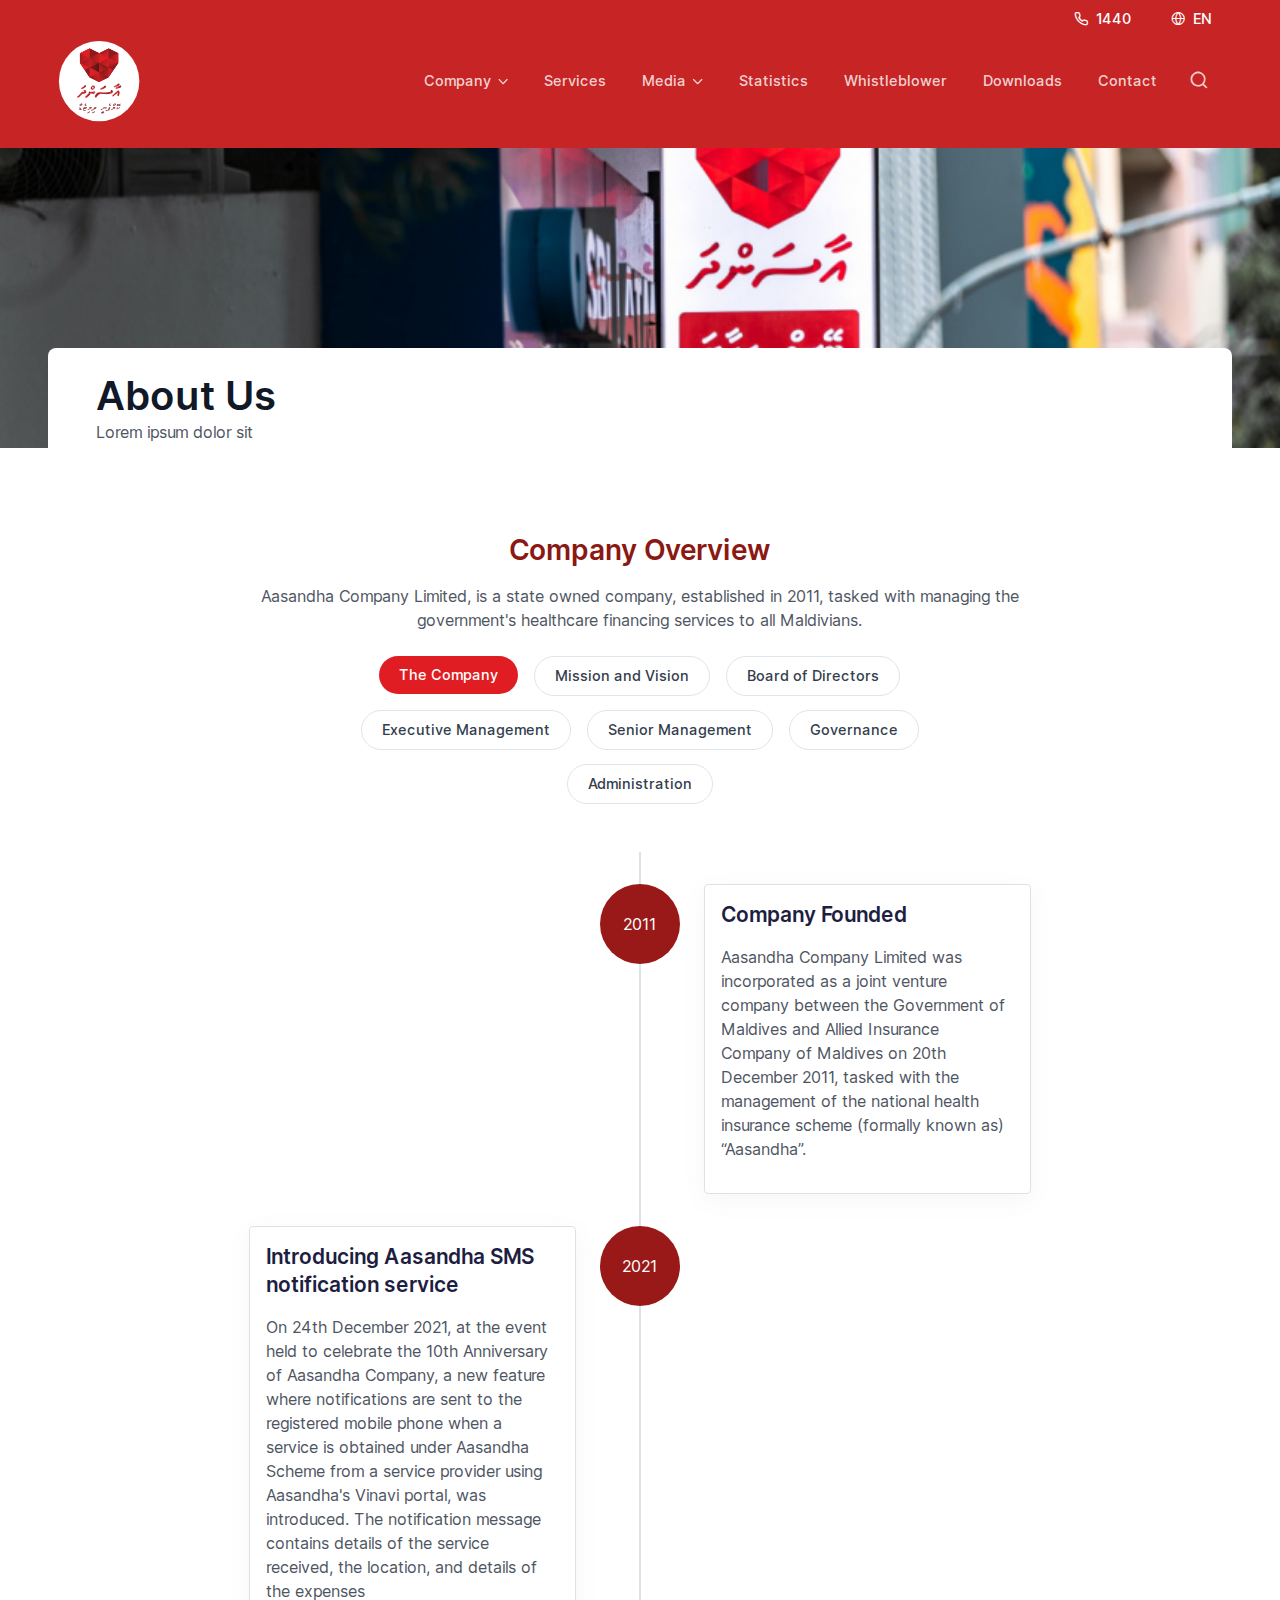
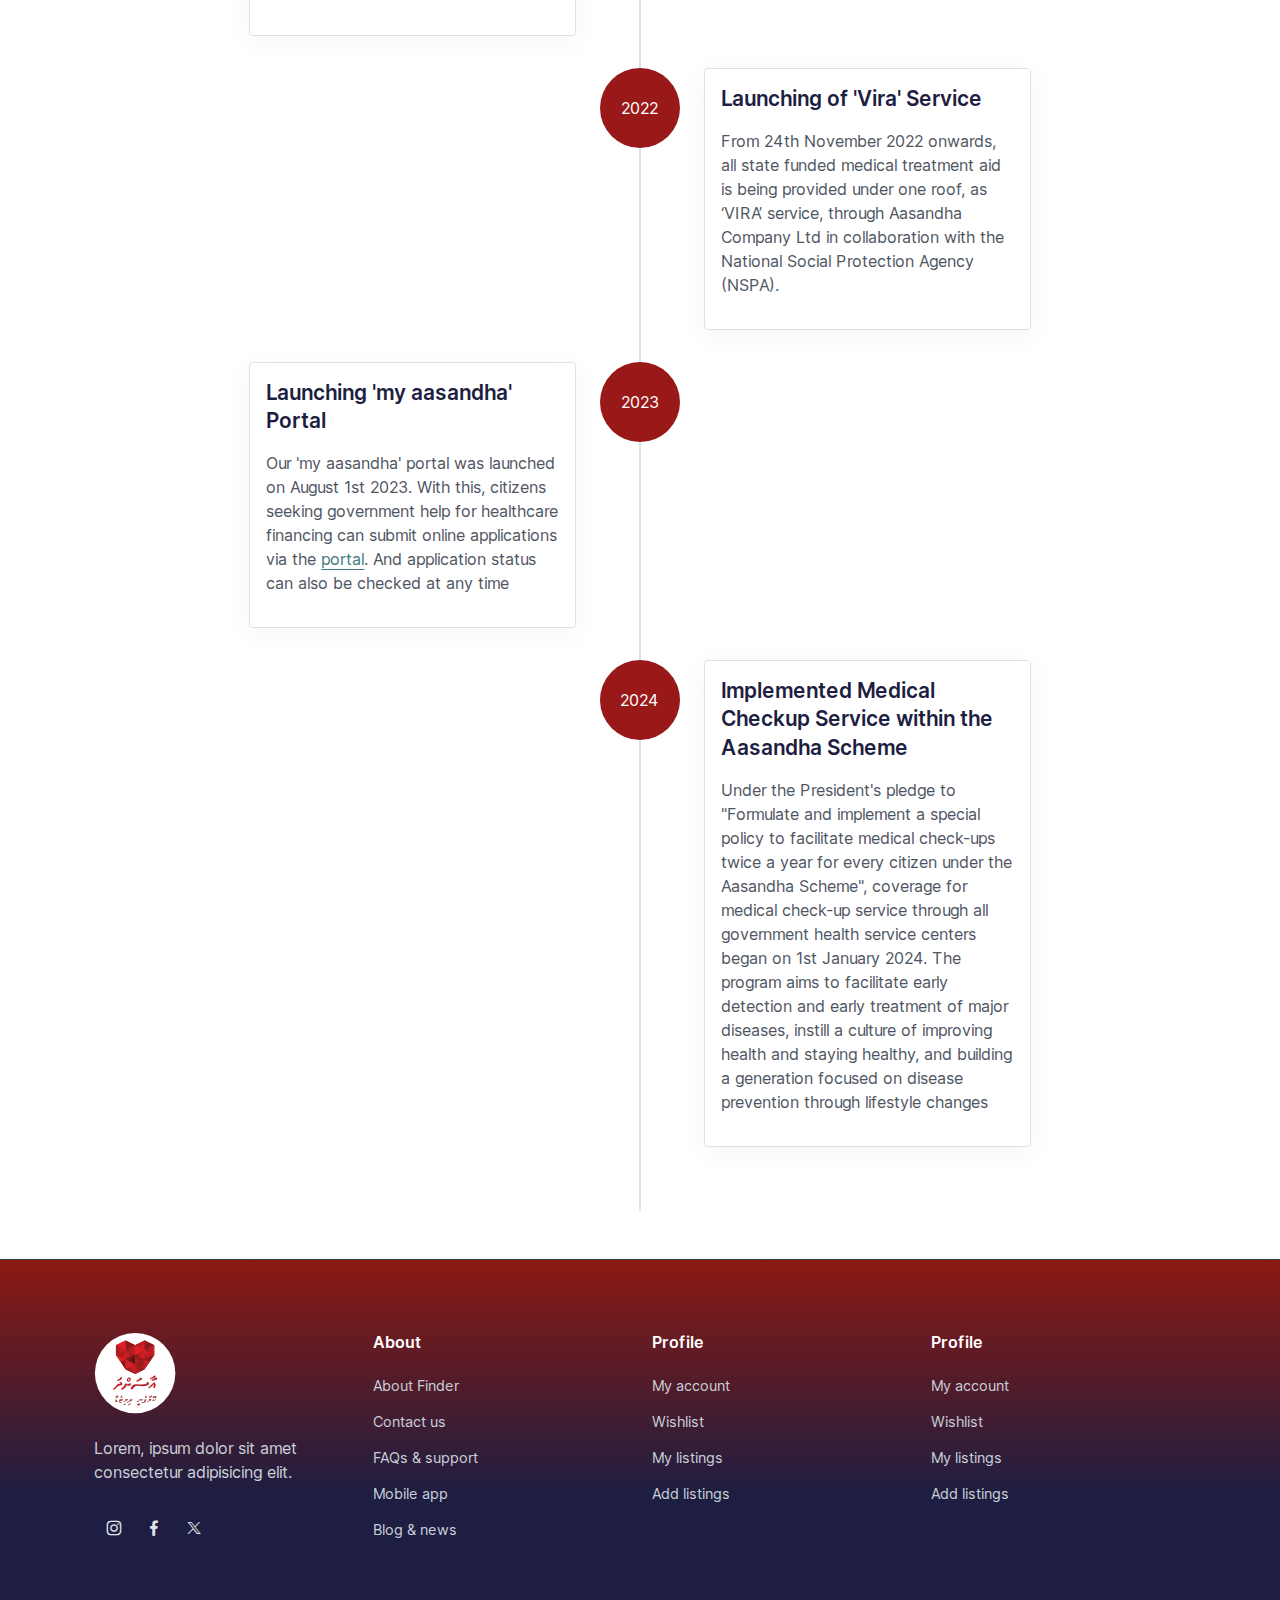
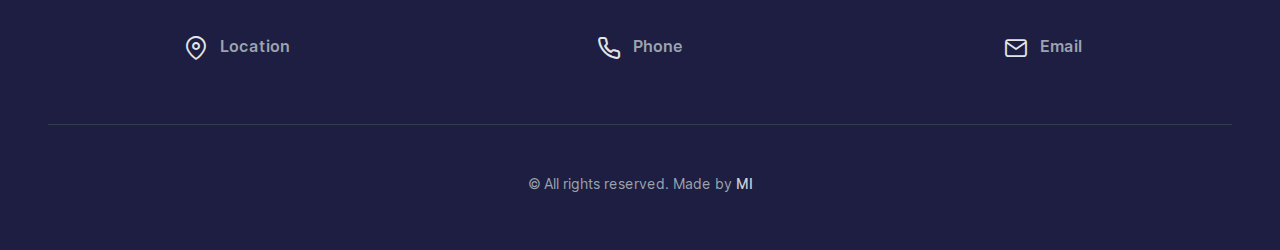
<file: about.html>
<!doctype html>
<html lang="en">

<head>
    <title>Aasandha</title>
    <!-- Required meta tags -->
    <meta charset="utf-8" />
    <meta name="viewport" content="width=device-width, initial-scale=1, shrink-to-fit=no" />

    <!-- Bootstrap CSS v5.2.1 -->
    <link href="css/theme.min.css" rel="stylesheet" />
    <link href="css/finder-icons.min.css" rel="stylesheet" />
    <link href="css/swiper-bundle.min.css" rel="stylesheet" />
    <link href="css/owl.carousel.min.css" rel="stylesheet" />
    <link href="css/style.css" rel="stylesheet" />
</head>

<body>
    <section class="aasandha-top-nav-bg d-sm-none d-md-none d-lg-block">
        <div class="container">
            <div class="row">
                <div class="top-nav d-flex justify-content-end">
                    <ul class="nav">
                        <li class="nav-item">
                            <a class="nav-link active" aria-current="page" href="#">
                                <i class="fi-phone me-2 animate-target"></i>
                                1440
                            </a>
                        </li>
                        <li class="nav-item">
                            <a class="nav-link" href="#">
                                <i class="fi-globe me-2 animate-target"></i>
                                EN
                            </a>
                        </li>
                    </ul>
                </div>
            </div>
        </div>
    </section>

    <!-- Navbar with offcanvas menu on screens smaller than 500px (xs) -->
    <nav class="navbar navbar-expand-lg navbar-dark aasandha-nav-bg pb-4 pt-4 pt-lg-0">
        <div class="container">
            <a class="navbar-brand" href="../aasandhamv/index.html"><img src="images/logo.svg" class="logo-heartbeat" /></a>

            <!-- Mobile contact and language (next to toggler) -->
            <div class="d-flex align-items-center d-lg-none">
                <a class="nav-link active me-3 top-nav text-white" aria-current="page" href="#">
                    <i class="fi-phone me-1 animate-target"></i>
                    1440
                </a>
                <a class="nav-link me-0 text-white" href="#">
                    <i class="fi-globe me-1 animate-target"></i>
                    EN
                </a>

                <button type="button"
                    class="btn btn-icon btn-lg fs-xl btn-outline-secondary border-0 rounded-circle animate-scale"
                    aria-label="Toggle search bar" style="color: #fffc;">
                    <i class="fi-search animate-target"></i>
                </button>
                <!-- Menu toggler -->
                <button type="button" class="navbar-toggler" data-bs-toggle="offcanvas"
                    data-bs-target="#navbarOffcanvas" aria-controls="navbarOffcanvas" aria-expanded="false"
                    aria-label="Toggle navigation">
                    <span class="navbar-toggler-icon"></span>
                </button>
            </div>

            <!-- Offcanvas menu -->
            <div class="offcanvas offcanvas-start" id="navbarOffcanvas" tabindex="-1"
                aria-labelledby="navbarOffcanvasLabel">
                <div class="offcanvas-header">
                    <h5 class="offcanvas-title" id="navbarOffcanvasLabel">Menu</h5>
                    <button type="button" class="btn-close" data-bs-dismiss="offcanvas" aria-label="Close"></button>
                </div>
                <div class="offcanvas-body pt-0">
                    <ul class="navbar-nav ms-auto align-items-lg-center"">
                        <li class="nav-item dropdown">
                            <a class="nav-link dropdown-toggle" href="#" data-bs-toggle="dropdown"
                                aria-expanded="false">Company</a>
                            <ul class="dropdown-menu">
                                <li><a class="dropdown-item" href="../aasandhamv/about.html">About Us</a></li>
                                <li><a class="dropdown-item" href="../aasandhamv/members.html">Members</a></li>
                            </ul>
                        </li>
                        <li class="nav-item"><a class="nav-link" href="#">Services</a></li>
                        <li class="nav-item dropdown">
                            <a class="nav-link dropdown-toggle" href="#" data-bs-toggle="dropdown"
                                aria-expanded="false">Media</a>
                            <ul class="dropdown-menu">
                                <li><a class="dropdown-item" href="../aasandhamv/gallery.html">Gallery</a></li>
                                <li><a class="dropdown-item" href="#!">Procurement</a></li>
                                <li><a class="dropdown-item" href="#!">Tenders</a></li>
                            </ul>
                        </li>
                        <li class="nav-item"><a class="nav-link" href="#">Statistics</a></li>
                        <li class="nav-item"><a class="nav-link" href="#">Whistleblower</a></li>
                        <li class="nav-item"><a class="nav-link" href="#">Downloads</a></li>
                        <li class="nav-item"><a class="nav-link" href="../aasandhamv/contact.html">Contact</a></li>
                    </ul>
                    <button type="button"
                        class="btn btn-icon btn-lg fs-xl btn-outline-secondary border-0 rounded-circle animate-scale d-none d-lg-block"
                        aria-label="Toggle search bar" style="color: #fffc;">
                        <i class="fi-search animate-target"></i>
                    </button>
                </div>
            </div>
        </div>
    </nav>

    <section class="position-relative bg-body-tertiary">
        <div class="w-100 position-absolute top-0 start-0 h-100">
            <img src="images/2024-11-24_Pharmacy.jpg" class="w-100 h-100 object-fit-cover" alt="Cover image">
        </div>
        <div class="d-block header-main"></div>
    </section>


    <section class="container position-relative z-1">
        <div style="margin-top: -100px"></div>
        <div class="bg-body rounded py-4 px-5">
            <div class="d-flex flex-column gap-4">
                <div class="d-md-flex justify-content-between">
                    <div class="d-flex align-items-start align-items-md-center">
                        <div class="col-md-12">
                            <h1 class="mb-0">About Us</h1>
                            <p>Lorem ipsum dolor sit</p>
                        </div>
                    </div>
                </div>
            </div>
        </div>
    </section>


    <section class="mt-5">
        <div class="container">
            <div class="row">
                <div class="col-md-8 offset-md-2">
                    <div class="col-md-12 text-center">
                        <h3>Company Overview</h3>
                        <p>Aasandha Company Limited, is a state owned company, established in 2011, tasked with managing
                            the
                            government's healthcare financing services to all Maldivians.</p>
                    </div>

                    <div class="container mt-4">
                        <div class="col-md-12">
                            <!-- Dropdown for mobile -->
                            <div class="d-md-none mb-3">
                                <button class="btn btn-primary w-100 dropdown-toggle" type="button"
                                    data-bs-toggle="dropdown" aria-expanded="false">
                                    Menu
                                </button>
                                <ul class="dropdown-menu w-100 text-center">
                                    <li><a class="dropdown-item active" href="#">The Company</a></li>
                                    <li><a class="dropdown-item" href="#">Mission and Vision</a></li>
                                    <li><a class="dropdown-item" href="#">Board of Directors</a></li>
                                    <li><a class="dropdown-item" href="#">Executive Management</a></li>
                                    <li><a class="dropdown-item" href="#">Senior Management</a></li>
                                    <li><a class="dropdown-item" href="#">Governance</a></li>
                                    <li><a class="dropdown-item" href="#">Administration</a></li>
                                </ul>
                            </div>

                            <!-- Horizontal Pills for larger screens -->
                            <ul class="nav nav-pills justify-content-center d-none d-md-flex aboutus">
                                <li class="nav-item"><a class="nav-link active" href="#">The Company</a></li>
                                <li class="nav-item"><a class="nav-link" href="#">Mission and Vision</a></li>
                                <li class="nav-item"><a class="nav-link" href="#">Board of Directors</a></li>
                                <li class="nav-item"><a class="nav-link" href="#">Executive Management</a></li>
                                <li class="nav-item"><a class="nav-link" href="#">Senior Management</a></li>
                                <li class="nav-item"><a class="nav-link" href="#">Governance</a></li>
                                <li class="nav-item"><a class="nav-link" href="#">Administration</a></li>
                            </ul>
                        </div>
                    </div>

                    <div class="col-md-12 py-5">
                        <div class="timeline">
                            <div class="timeline-item">
                                <div class="timeline-year">2011</div>
                                <div class="timeline-content shadow-sm">
                                    <h4>Company Founded</h4>
                                    <p>Aasandha Company Limited was incorporated as a joint venture company between the Government of Maldives and Allied Insurance Company of Maldives on 20th December 2011, tasked with the management of the national health insurance scheme (formally known as) “Aasandha”.</p>
                                </div>
                            </div>

                            <div class="timeline-item">
                                <div class="timeline-year">2021</div>
                                <div class="timeline-content shadow-sm">
                                    <h4>Introducing Aasandha SMS notification service</h4>
                                    <p>On 24th December 2021, at the event held to celebrate the 10th Anniversary of Aasandha Company, a new feature where notifications are sent to the registered mobile phone when a service is obtained under Aasandha Scheme from a service provider using Aasandha's Vinavi portal, was introduced. The notification message contains details of the service received, the location, and details of the expenses</p>
                                </div>
                            </div>

                            <div class="timeline-item">
                                <div class="timeline-year">2022</div>
                                <div class="timeline-content shadow-sm">
                                    <h4>Launching of 'Vira' Service</h4>
                                    <p>From 24th November 2022 onwards, all state funded medical treatment aid is being provided under one roof, as ‘VIRA’ service, through Aasandha Company Ltd in collaboration with the National Social Protection Agency (NSPA).</p>
                                </div>
                            </div>

                            <div class="timeline-item">
                                <div class="timeline-year">2023</div>
                                <div class="timeline-content shadow-sm">
                                    <h4>Launching 'my aasandha' Portal</h4>
                                    <p>Our 'my aasandha' portal was launched on August 1st 2023. With this, citizens seeking government help for healthcare financing can submit online applications via the <a href="https://my.aasandha.mv">portal</a>. And application status can also be checked at any time</p>
                                </div>
                            </div>

                            <div class="timeline-item">
                                <div class="timeline-year">2024</div>
                                <div class="timeline-content shadow-sm">
                                    <h4>Implemented Medical Checkup Service within the Aasandha Scheme</h4>
                                    <p>Under the President's pledge to "Formulate and implement a special policy to facilitate medical check-ups twice a year for every citizen under the Aasandha Scheme", coverage for medical check-up service through all government health service centers began on 1st January 2024. The program aims to facilitate early detection and early treatment of major diseases, instill a culture of improving health and staying healthy, and building a generation focused on disease prevention through lifestyle changes</p>
                                </div>
                            </div>
                        </div>
                    </div>

                </div>
            </div>
        </div>
    </section>


    <footer class="footer aasandha-bg-footer border-top" data-bs-theme="dark">
        <div class="container pb-md-2">

            <div class="container pt-sm-2 pt-md-3 pt-lg-4">
                <!-- Column with links that are turned into accordion on screens < 500px wide (sm breakpoint) + Download app CTA -->
                <div class="accordion row pb-4 py-sm-5" id="footerLinks">
                    <div class="col-sm-12 col-md-12 col-lg-3">
                        <a class="navbar-brand" href="#"><img src="images/logo.svg" class="logo-heartbeat " /></a>
                        <p class="text-white text-body fw-normal pt-3 mb-0">Lorem, ipsum dolor sit amet consectetur
                            adipisicing elit.</p>
                        <!-- Copyright + Social links -->
                        <div
                            class="d-flex flex-column align-items-start justify-content-between pb-4 pt-3 pt-sm-2 pt-md-3 pt-lg-4">
                            <div class="d-flex justify-content-center mb-3 mb-md-0 order-sm-2">
                                <a class="btn btn-icon fs-base btn-outline-secondary border-0" href="#!"
                                    data-bs-custom-class="tooltip-sm" data-bs-toggle="tooltip" data-bs-placement="top"
                                    data-bs-title="Instagram">
                                    <i class="fi-instagram"></i>
                                </a>
                                <a class="btn btn-icon fs-base btn-outline-secondary border-0" href="#!"
                                    data-bs-custom-class="tooltip-sm" data-bs-toggle="tooltip" data-bs-placement="top"
                                    data-bs-title="Facebook">
                                    <i class="fi-facebook"></i>
                                </a>
                                <a class="btn btn-icon fs-base btn-outline-secondary border-0" href="#!"
                                    data-bs-custom-class="tooltip-sm" data-bs-toggle="tooltip" data-bs-placement="top"
                                    data-bs-title="X (Twitter)">
                                    <i class="fi-x"></i>
                                </a>
                            </div>
                        </div>

                    </div>
                    <div class="col-sm-4 col-md-4 col-lg-3">
                        <div class="accordion-item border-0">
                            <h6 class="accordion-header" id="aboutLinksHeading">
                                <span class="d-none d-sm-block pb-1 mb-2">About</span>
                                <button type="button" class="accordion-button collapsed py-3 d-sm-none"
                                    data-bs-toggle="collapse" data-bs-target="#aboutLinks" aria-expanded="false"
                                    aria-controls="aboutLinks">About</button>
                            </h6>
                            <div class="accordion-collapse collapse d-sm-block" id="aboutLinks"
                                aria-labelledby="aboutLinksHeading" data-bs-parent="#footerLinks">
                                <ul class="nav flex-column gap-2 pt-sm-1 pt-lg-2 pb-3 pb-sm-0 mt-n1 mb-1 mb-sm-0">
                                    <li class="pt-1">
                                        <a class="nav-link hover-effect-underline d-inline text-body fw-normal p-0"
                                            href="#!">About Finder</a>
                                    </li>
                                    <li class="pt-1">
                                        <a class="nav-link hover-effect-underline d-inline text-body fw-normal p-0"
                                            href="#!">Contact us</a>
                                    </li>
                                    <li class="pt-1">
                                        <a class="nav-link hover-effect-underline d-inline text-body fw-normal p-0"
                                            href="#!">FAQs &amp; support</a>
                                    </li>
                                    <li class="pt-1">
                                        <a class="nav-link hover-effect-underline d-inline text-body fw-normal p-0"
                                            href="#!">Mobile app</a>
                                    </li>
                                    <li class="pt-1">
                                        <a class="nav-link hover-effect-underline d-inline text-body fw-normal p-0"
                                            href="#!">Blog &amp; news</a>
                                    </li>
                                </ul>
                            </div>
                            <hr class="d-sm-none my-0">
                        </div>
                    </div>
                    <div class="col-sm-4 col-md-4 col-xl-3">
                        <div class="accordion-item border-0">
                            <h6 class="accordion-header" id="profileLinksHeading">
                                <span class="d-none d-sm-block pb-1 mb-2">Profile</span>
                                <button type="button" class="accordion-button collapsed py-3 d-sm-none"
                                    data-bs-toggle="collapse" data-bs-target="#profileLinks" aria-expanded="false"
                                    aria-controls="profileLinks">Profile</button>
                            </h6>
                            <div class="accordion-collapse collapse d-sm-block" id="profileLinks"
                                aria-labelledby="profileLinksHeading" data-bs-parent="#footerLinks">
                                <ul class="nav flex-column gap-2 pt-sm-1 pt-lg-2 pb-3 pb-sm-0 mt-n1 mb-1 mb-sm-0">
                                    <li class="pt-1">
                                        <a class="nav-link hover-effect-underline d-inline text-body fw-normal p-0"
                                            href="#!">My account</a>
                                    </li>
                                    <li class="pt-1">
                                        <a class="nav-link hover-effect-underline d-inline text-body fw-normal p-0"
                                            href="#!">Wishlist</a>
                                    </li>
                                    <li class="pt-1">
                                        <a class="nav-link hover-effect-underline d-inline text-body fw-normal p-0"
                                            href="#!">My listings</a>
                                    </li>
                                    <li class="pt-1">
                                        <a class="nav-link hover-effect-underline d-inline text-body fw-normal p-0"
                                            href="#!">Add listings</a>
                                    </li>
                                </ul>
                            </div>
                            <hr class="d-sm-none my-0">
                        </div>
                    </div>
                    <div class="col-sm-4 col-md-4 col-xl-3">
                        <div class="accordion-item border-0">
                            <h6 class="accordion-header" id="profileLinksHeading">
                                <span class="d-none d-sm-block pb-1 mb-2">Profile</span>
                                <button type="button" class="accordion-button collapsed py-3 d-sm-none"
                                    data-bs-toggle="collapse" data-bs-target="#profileLinks" aria-expanded="false"
                                    aria-controls="profileLinks">Profile</button>
                            </h6>
                            <div class="accordion-collapse collapse d-sm-block" id="profileLinks"
                                aria-labelledby="profileLinksHeading" data-bs-parent="#footerLinks">
                                <ul class="nav flex-column gap-2 pt-sm-1 pt-lg-2 pb-3 pb-sm-0 mt-n1 mb-1 mb-sm-0">
                                    <li class="pt-1">
                                        <a class="nav-link hover-effect-underline d-inline text-body fw-normal p-0"
                                            href="#!">My account</a>
                                    </li>
                                    <li class="pt-1">
                                        <a class="nav-link hover-effect-underline d-inline text-body fw-normal p-0"
                                            href="#!">Wishlist</a>
                                    </li>
                                    <li class="pt-1">
                                        <a class="nav-link hover-effect-underline d-inline text-body fw-normal p-0"
                                            href="#!">My listings</a>
                                    </li>
                                    <li class="pt-1">
                                        <a class="nav-link hover-effect-underline d-inline text-body fw-normal p-0"
                                            href="#!">Add listings</a>
                                    </li>
                                </ul>
                            </div>
                            <hr class="d-sm-none my-0">
                        </div>
                    </div>
                </div>
            </div>

            <!-- Features -->
            <div class="pt-3">
                <div class="row">
                    <div class="col d-flex justify-content-center pb-3">
                        <i class="fi-map-pin fs-4 text-light-emphasis"></i>
                        <div class="h6 text-body-secondary ps-1 ms-2 mb-0">Location</div>
                    </div>
                    <div class="col d-flex justify-content-center pb-3">
                        <i class="fi-phone fs-4 text-light-emphasis"></i>
                        <div class="h6 text-body-secondary ps-1 ms-2 mb-0">Phone</div>
                    </div>
                    <div class="col d-flex justify-content-center pb-3">
                        <i class="fi-mail fs-4 text-light-emphasis"></i>
                        <div class="h6 text-body-secondary ps-1 ms-2 mb-0">Email</div>
                    </div>
                </div>
            </div>

            <!-- Copyright + Payment methods -->
            <div class="border-top p-5 mt-5">
                <p class="text-body-secondary fs-sm text-center mb-0">© All rights reserved. Made by <a
                        class="text-body fw-medium text-decoration-none hover-effect-underline"
                        href="https://createx.studio/" target="_blank" rel="noreferrer">MI</a></p>
            </div>
        </div>
    </footer>


    <!-- Bootstrap JavaScript Libraries -->
    <script src="https://code.jquery.com/jquery-3.6.0.min.js"></script>
    <script src="https://cdn.jsdelivr.net/npm/@popperjs/core@2.11.8/dist/umd/popper.min.js"></script>
    <script src="js/swiper-bundle.min.js"></script>
    <script src="js/owl.carousel.min.js"></script>
    <script src="js/theme.min.js"></script>
</body>

</html>
</file>
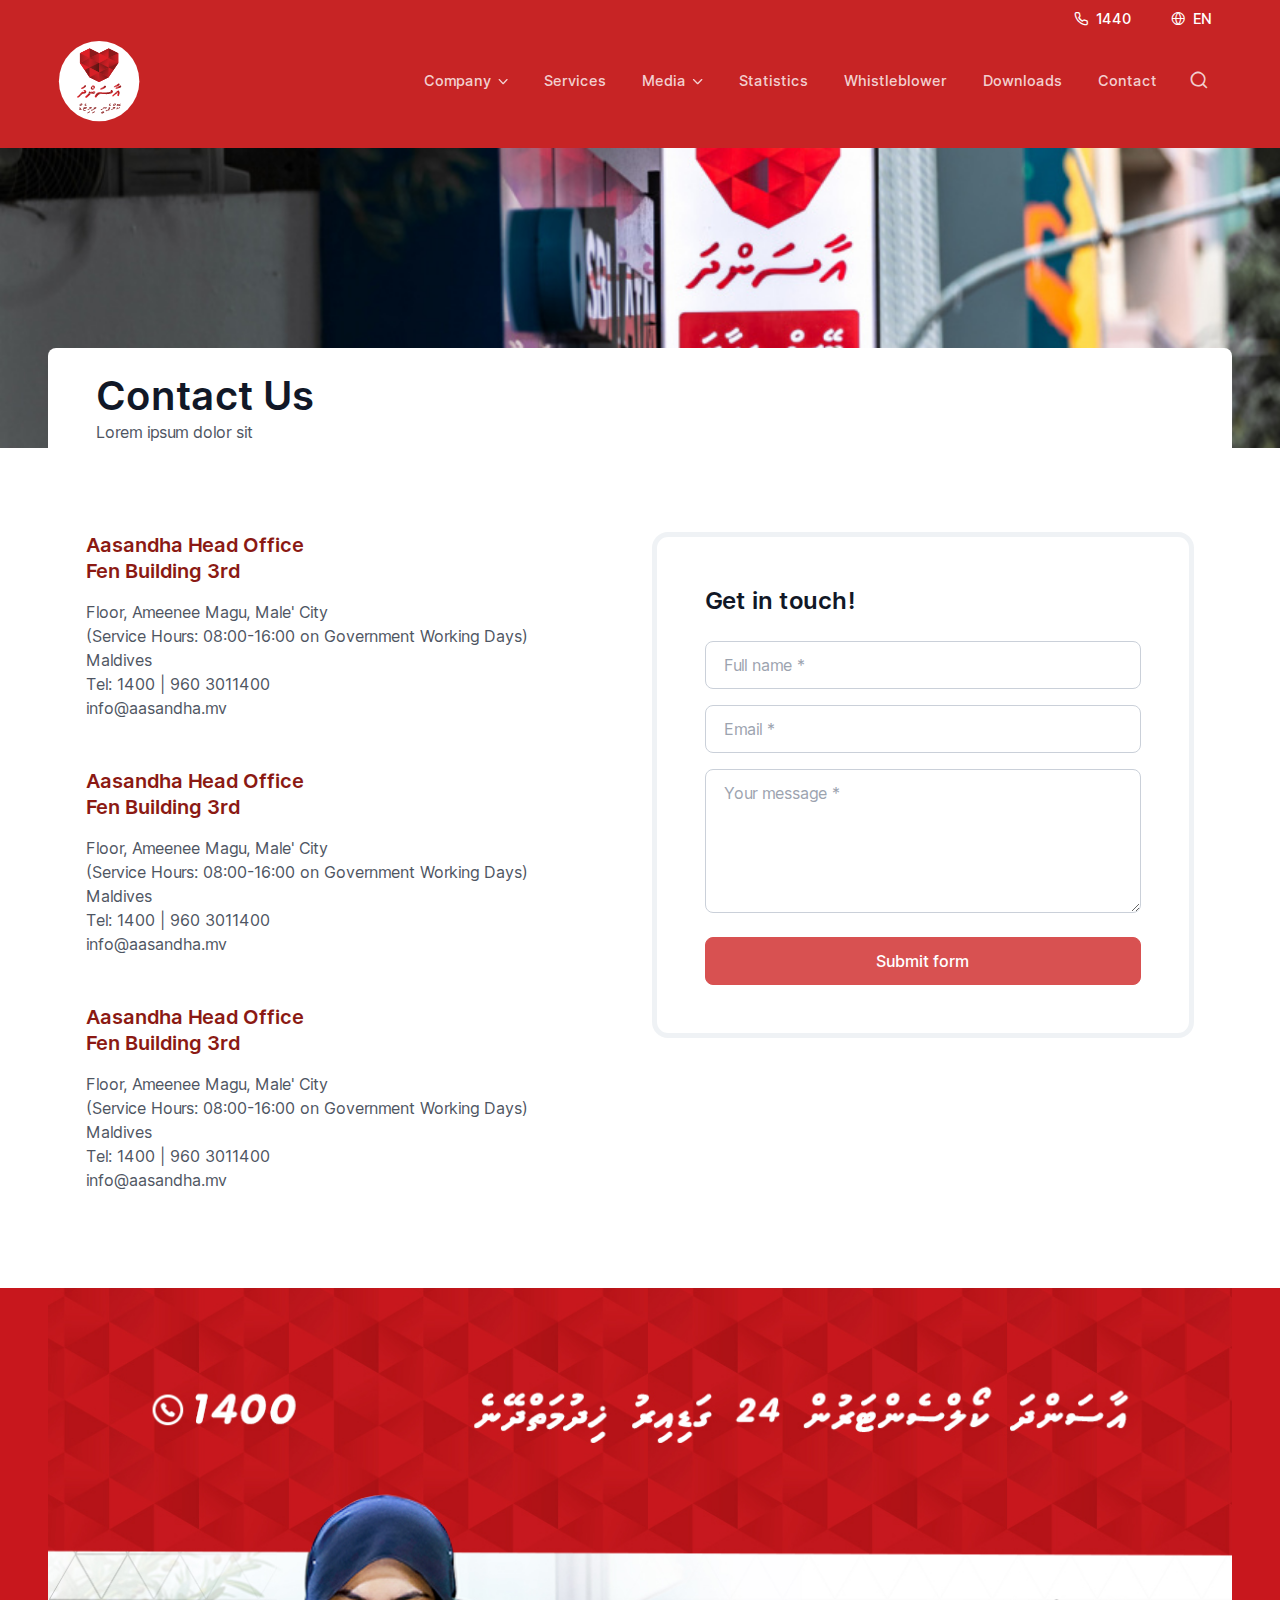
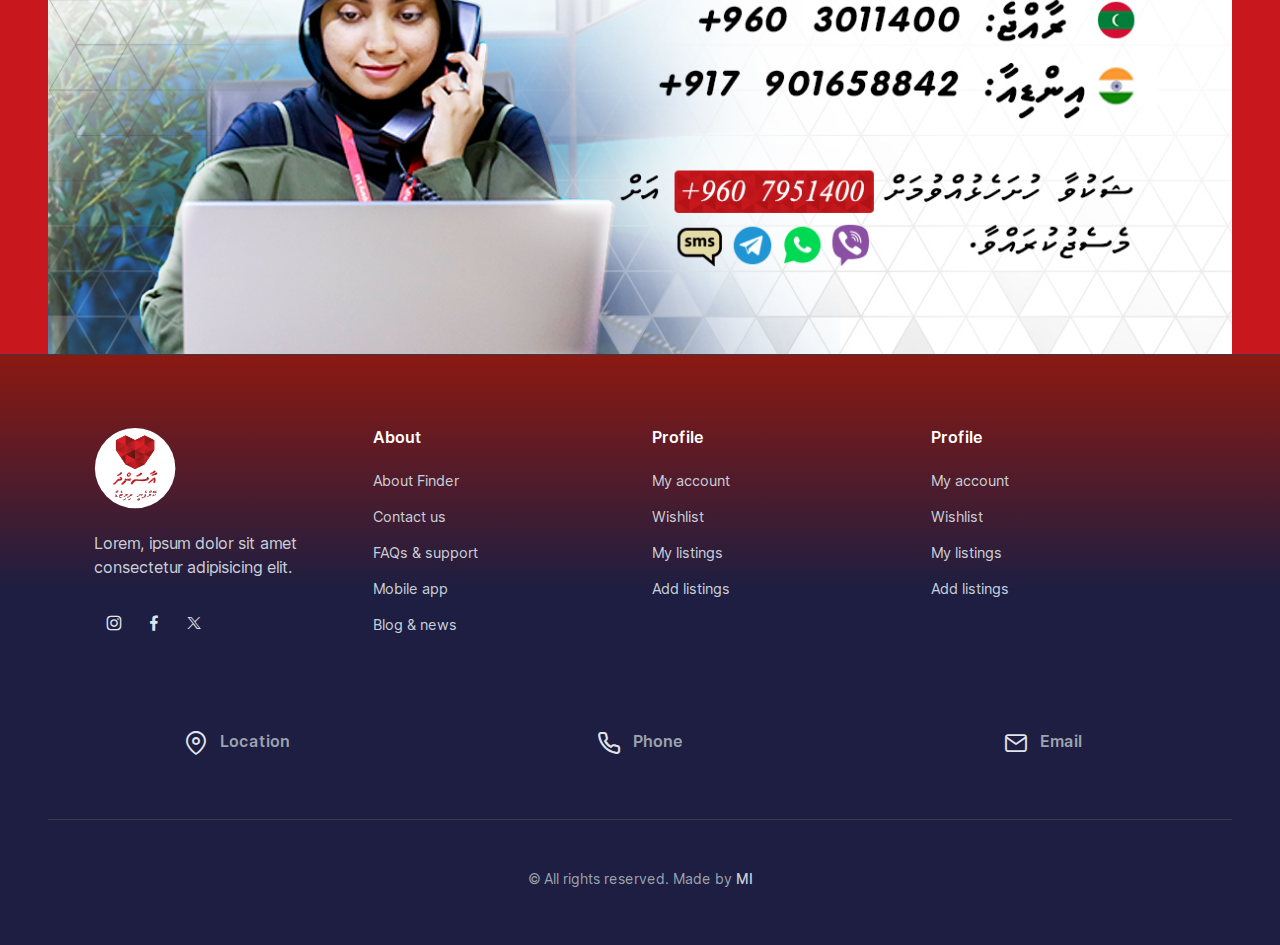
<file: contact.html>
<!doctype html>
<html lang="en">

<head>
    <title>Aasandha</title>
    <!-- Required meta tags -->
    <meta charset="utf-8" />
    <meta name="viewport" content="width=device-width, initial-scale=1, shrink-to-fit=no" />

    <!-- Bootstrap CSS v5.2.1 -->
    <link href="css/theme.min.css" rel="stylesheet" />
    <link href="css/finder-icons.min.css" rel="stylesheet" />
    <link href="css/swiper-bundle.min.css" rel="stylesheet" />
    <link href="css/owl.carousel.min.css" rel="stylesheet" />
    <link href="css/style.css" rel="stylesheet" />
</head>

<body>
    <section class="aasandha-top-nav-bg d-sm-none d-md-none d-lg-block">
        <div class="container">
            <div class="row">
                <div class="top-nav d-flex justify-content-end">
                    <ul class="nav">
                        <li class="nav-item">
                            <a class="nav-link active" aria-current="page" href="#">
                                <i class="fi-phone me-2 animate-target"></i>
                                1440
                            </a>
                        </li>
                        <li class="nav-item">
                            <a class="nav-link" href="#">
                                <i class="fi-globe me-2 animate-target"></i>
                                EN
                            </a>
                        </li>
                    </ul>
                </div>
            </div>
        </div>
    </section>

    <!-- Navbar with offcanvas menu on screens smaller than 500px (xs) -->
    <nav class="navbar navbar-expand-lg navbar-dark aasandha-nav-bg pb-4 pt-4 pt-lg-0">
        <div class="container">
            <a class="navbar-brand" href="../aasandhamv/index.html"><img src="images/logo.svg" class="logo-heartbeat" /></a>

            <!-- Mobile contact and language (next to toggler) -->
            <div class="d-flex align-items-center d-lg-none">
                <a class="nav-link active me-3 top-nav text-white" aria-current="page" href="#">
                    <i class="fi-phone me-1 animate-target"></i>
                    1440
                </a>
                <a class="nav-link me-0 text-white" href="#">
                    <i class="fi-globe me-1 animate-target"></i>
                    EN
                </a>

                <button type="button"
                    class="btn btn-icon btn-lg fs-xl btn-outline-secondary border-0 rounded-circle animate-scale"
                    aria-label="Toggle search bar" style="color: #fffc;">
                    <i class="fi-search animate-target"></i>
                </button>
                <!-- Menu toggler -->
                <button type="button" class="navbar-toggler" data-bs-toggle="offcanvas"
                    data-bs-target="#navbarOffcanvas" aria-controls="navbarOffcanvas" aria-expanded="false"
                    aria-label="Toggle navigation">
                    <span class="navbar-toggler-icon"></span>
                </button>
            </div>

            <!-- Offcanvas menu -->
            <div class="offcanvas offcanvas-start" id="navbarOffcanvas" tabindex="-1"
                aria-labelledby="navbarOffcanvasLabel">
                <div class="offcanvas-header">
                    <h5 class="offcanvas-title" id="navbarOffcanvasLabel">Menu</h5>
                    <button type="button" class="btn-close" data-bs-dismiss="offcanvas" aria-label="Close"></button>
                </div>
                <div class="offcanvas-body pt-0">
                    <ul class="navbar-nav ms-auto align-items-lg-center"">
                        <li class="nav-item dropdown">
                            <a class="nav-link dropdown-toggle" href="#" data-bs-toggle="dropdown"
                                aria-expanded="false">Company</a>
                            <ul class="dropdown-menu">
                                <li><a class="dropdown-item" href="../aasandhamv/about.html">About Us</a></li>
                                <li><a class="dropdown-item" href="../aasandhamv/members.html">Members</a></li>
                            </ul>
                        </li>
                        <li class="nav-item"><a class="nav-link" href="#">Services</a></li>
                        <li class="nav-item dropdown">
                            <a class="nav-link dropdown-toggle" href="#" data-bs-toggle="dropdown"
                                aria-expanded="false">Media</a>
                            <ul class="dropdown-menu">
                                <li><a class="dropdown-item" href="../aasandhamv/gallery.html">Gallery</a></li>
                                <li><a class="dropdown-item" href="#!">Procurement</a></li>
                                <li><a class="dropdown-item" href="#!">Tenders</a></li>
                            </ul>
                        </li>
                        <li class="nav-item"><a class="nav-link" href="#">Statistics</a></li>
                        <li class="nav-item"><a class="nav-link" href="#">Whistleblower</a></li>
                        <li class="nav-item"><a class="nav-link" href="#">Downloads</a></li>
                        <li class="nav-item"><a class="nav-link" href="../aasandhamv/contact.html">Contact</a></li>
                    </ul>
                    <button type="button"
                        class="btn btn-icon btn-lg fs-xl btn-outline-secondary border-0 rounded-circle animate-scale d-none d-lg-block"
                        aria-label="Toggle search bar" style="color: #fffc;">
                        <i class="fi-search animate-target"></i>
                    </button>
                </div>
            </div>
        </div>
    </nav>

    <section class="position-relative bg-body-tertiary">
        <div class="w-100 position-absolute top-0 start-0 h-100">
            <img src="images/2024-11-24_Pharmacy.jpg" class="w-100 h-100 object-fit-cover" alt="Cover image">
        </div>
        <div class="d-block header-main"></div>
    </section>


    <section class="container position-relative z-1">
        <div style="margin-top: -100px"></div>
        <div class="bg-body rounded py-4 px-5">
            <div class="d-flex flex-column gap-4">
                <div class="d-md-flex justify-content-between">
                    <div class="d-flex align-items-start align-items-md-center">
                        <div class="col-md-12">
                            <h1 class="mb-0">Contact Us</h1>
                            <p>Lorem ipsum dolor sit</p>
                        </div>
                    </div>
                </div>
            </div>
        </div>
    </section>


    <section class="my-5">
        <div class="container">
            <div class="row">
                <div class="col-sm-10 col-md-11 mx-auto px-0">
                    <div class="row">
                        <div class="col-md-6">
                            <div class="contact">
                                <h3 class="fs-5">Aasandha Head Office<br>Fen Building 3rd</h3>
                                <p class="pb-3 pb-md-0 mb-4 mb-md-5" style="max-width: 460px">
                                    Floor, Ameenee Magu, Male' City<br>(Service Hours: 08:00-16:00 on Government Working
                                    Days)
                                    <br>Maldives
                                    <br>Tel: 1400 | 960 3011400 <br>info@aasandha.mv
                                </p>
                            </div>

                            <div class="contact">
                                <h3 class="fs-5">Aasandha Head Office<br>Fen Building 3rd</h3>
                                <p class="pb-3 pb-md-0 mb-4 mb-md-5" style="max-width: 460px">
                                    Floor, Ameenee Magu, Male' City<br>(Service Hours: 08:00-16:00 on Government Working
                                    Days)
                                    <br>Maldives
                                    <br>Tel: 1400 | 960 3011400 <br>info@aasandha.mv
                                </p>
                            </div>

                            <div class="contact">
                                <h3 class="fs-5">Aasandha Head Office<br>Fen Building 3rd</h3>
                                <p class="pb-3 pb-md-0 mb-4 mb-md-5" style="max-width: 460px">
                                    Floor, Ameenee Magu, Male' City<br>(Service Hours: 08:00-16:00 on Government Working
                                    Days)
                                    <br>Maldives
                                    <br>Tel: 1400 | 960 3011400 <br>info@aasandha.mv
                                </p>
                            </div>

                        </div>

                        <!-- Contact form -->
                        <div class="col-md-6">
                            <form class="needs-validation position-relative bg-body rounded-5" style="padding: 5px"
                                novalidate="">
                                <div class="position-relative z-1 my-2 mx-sm-2 m-lg-0 p-4 p-lg-5">
                                    <h2 class="h4 mb-4">Get in touch!</h2>
                                    <div class="mb-3">
                                        <input type="text" class="form-control form-control-lg"
                                            placeholder="Full name *" required="">
                                        <div class="invalid-feedback">Please enter your full name!</div>
                                    </div>
                                    <div class="mb-3">
                                        <input type="email" class="form-control form-control-lg text-start"
                                            placeholder="Email *" required="">
                                        <div class="invalid-feedback">Please provide a valid email address!</div>
                                    </div>
                                    <div class="mb-4">
                                        <textarea class="form-control form-control-lg" rows="5"
                                            placeholder="Your message *" required=""></textarea>
                                        <div class="invalid-feedback">Please write your message!</div>
                                    </div>
                                    <button type="submit" class="btn btn-lg btn-primary w-100">Submit form</button>
                                </div>
                                <span
                                    class="position-absolute top-0 start-0 w-100 h-100 border border-5 rounded-5 opacity-50"></span>
                            </form>
                        </div>
                    </div>
                </div>
            </div>

        </div>
    </section>

    <section class="contact-footer-image">
        <div class="container">
            <div class="row">
                <div class="col-md-12">
                    <img src="images/contact-us-image-en.png" class="img-fluid w-100">
                </div>
            </div>
        </div>
    </section>


    <footer class="footer aasandha-bg-footer border-top" data-bs-theme="dark">
        <div class="container pb-md-2">

            <div class="container pt-sm-2 pt-md-3 pt-lg-4">
                <!-- Column with links that are turned into accordion on screens < 500px wide (sm breakpoint) + Download app CTA -->
                <div class="accordion row pb-4 py-sm-5" id="footerLinks">
                    <div class="col-sm-12 col-md-12 col-lg-3">
                        <a class="navbar-brand" href="#"><img src="images/logo.svg" class="logo-heartbeat " /></a>
                        <p class="text-white text-body fw-normal pt-3 mb-0">Lorem, ipsum dolor sit amet consectetur
                            adipisicing elit.</p>
                        <!-- Copyright + Social links -->
                        <div
                            class="d-flex flex-column align-items-start justify-content-between pb-4 pt-3 pt-sm-2 pt-md-3 pt-lg-4">
                            <div class="d-flex justify-content-center mb-3 mb-md-0 order-sm-2">
                                <a class="btn btn-icon fs-base btn-outline-secondary border-0" href="#!"
                                    data-bs-custom-class="tooltip-sm" data-bs-toggle="tooltip" data-bs-placement="top"
                                    data-bs-title="Instagram">
                                    <i class="fi-instagram"></i>
                                </a>
                                <a class="btn btn-icon fs-base btn-outline-secondary border-0" href="#!"
                                    data-bs-custom-class="tooltip-sm" data-bs-toggle="tooltip" data-bs-placement="top"
                                    data-bs-title="Facebook">
                                    <i class="fi-facebook"></i>
                                </a>
                                <a class="btn btn-icon fs-base btn-outline-secondary border-0" href="#!"
                                    data-bs-custom-class="tooltip-sm" data-bs-toggle="tooltip" data-bs-placement="top"
                                    data-bs-title="X (Twitter)">
                                    <i class="fi-x"></i>
                                </a>
                            </div>
                        </div>

                    </div>
                    <div class="col-sm-4 col-md-4 col-lg-3">
                        <div class="accordion-item border-0">
                            <h6 class="accordion-header" id="aboutLinksHeading">
                                <span class="d-none d-sm-block pb-1 mb-2">About</span>
                                <button type="button" class="accordion-button collapsed py-3 d-sm-none"
                                    data-bs-toggle="collapse" data-bs-target="#aboutLinks" aria-expanded="false"
                                    aria-controls="aboutLinks">About</button>
                            </h6>
                            <div class="accordion-collapse collapse d-sm-block" id="aboutLinks"
                                aria-labelledby="aboutLinksHeading" data-bs-parent="#footerLinks">
                                <ul class="nav flex-column gap-2 pt-sm-1 pt-lg-2 pb-3 pb-sm-0 mt-n1 mb-1 mb-sm-0">
                                    <li class="pt-1">
                                        <a class="nav-link hover-effect-underline d-inline text-body fw-normal p-0"
                                            href="#!">About Finder</a>
                                    </li>
                                    <li class="pt-1">
                                        <a class="nav-link hover-effect-underline d-inline text-body fw-normal p-0"
                                            href="#!">Contact us</a>
                                    </li>
                                    <li class="pt-1">
                                        <a class="nav-link hover-effect-underline d-inline text-body fw-normal p-0"
                                            href="#!">FAQs &amp; support</a>
                                    </li>
                                    <li class="pt-1">
                                        <a class="nav-link hover-effect-underline d-inline text-body fw-normal p-0"
                                            href="#!">Mobile app</a>
                                    </li>
                                    <li class="pt-1">
                                        <a class="nav-link hover-effect-underline d-inline text-body fw-normal p-0"
                                            href="#!">Blog &amp; news</a>
                                    </li>
                                </ul>
                            </div>
                            <hr class="d-sm-none my-0">
                        </div>
                    </div>
                    <div class="col-sm-4 col-md-4 col-xl-3">
                        <div class="accordion-item border-0">
                            <h6 class="accordion-header" id="profileLinksHeading">
                                <span class="d-none d-sm-block pb-1 mb-2">Profile</span>
                                <button type="button" class="accordion-button collapsed py-3 d-sm-none"
                                    data-bs-toggle="collapse" data-bs-target="#profileLinks" aria-expanded="false"
                                    aria-controls="profileLinks">Profile</button>
                            </h6>
                            <div class="accordion-collapse collapse d-sm-block" id="profileLinks"
                                aria-labelledby="profileLinksHeading" data-bs-parent="#footerLinks">
                                <ul class="nav flex-column gap-2 pt-sm-1 pt-lg-2 pb-3 pb-sm-0 mt-n1 mb-1 mb-sm-0">
                                    <li class="pt-1">
                                        <a class="nav-link hover-effect-underline d-inline text-body fw-normal p-0"
                                            href="#!">My account</a>
                                    </li>
                                    <li class="pt-1">
                                        <a class="nav-link hover-effect-underline d-inline text-body fw-normal p-0"
                                            href="#!">Wishlist</a>
                                    </li>
                                    <li class="pt-1">
                                        <a class="nav-link hover-effect-underline d-inline text-body fw-normal p-0"
                                            href="#!">My listings</a>
                                    </li>
                                    <li class="pt-1">
                                        <a class="nav-link hover-effect-underline d-inline text-body fw-normal p-0"
                                            href="#!">Add listings</a>
                                    </li>
                                </ul>
                            </div>
                            <hr class="d-sm-none my-0">
                        </div>
                    </div>
                    <div class="col-sm-4 col-md-4 col-xl-3">
                        <div class="accordion-item border-0">
                            <h6 class="accordion-header" id="profileLinksHeading">
                                <span class="d-none d-sm-block pb-1 mb-2">Profile</span>
                                <button type="button" class="accordion-button collapsed py-3 d-sm-none"
                                    data-bs-toggle="collapse" data-bs-target="#profileLinks" aria-expanded="false"
                                    aria-controls="profileLinks">Profile</button>
                            </h6>
                            <div class="accordion-collapse collapse d-sm-block" id="profileLinks"
                                aria-labelledby="profileLinksHeading" data-bs-parent="#footerLinks">
                                <ul class="nav flex-column gap-2 pt-sm-1 pt-lg-2 pb-3 pb-sm-0 mt-n1 mb-1 mb-sm-0">
                                    <li class="pt-1">
                                        <a class="nav-link hover-effect-underline d-inline text-body fw-normal p-0"
                                            href="#!">My account</a>
                                    </li>
                                    <li class="pt-1">
                                        <a class="nav-link hover-effect-underline d-inline text-body fw-normal p-0"
                                            href="#!">Wishlist</a>
                                    </li>
                                    <li class="pt-1">
                                        <a class="nav-link hover-effect-underline d-inline text-body fw-normal p-0"
                                            href="#!">My listings</a>
                                    </li>
                                    <li class="pt-1">
                                        <a class="nav-link hover-effect-underline d-inline text-body fw-normal p-0"
                                            href="#!">Add listings</a>
                                    </li>
                                </ul>
                            </div>
                            <hr class="d-sm-none my-0">
                        </div>
                    </div>
                </div>
            </div>

            <!-- Features -->
            <div class="pt-3">
                <div class="row">
                    <div class="col d-flex justify-content-center pb-3">
                        <i class="fi-map-pin fs-4 text-light-emphasis"></i>
                        <div class="h6 text-body-secondary ps-1 ms-2 mb-0">Location</div>
                    </div>
                    <div class="col d-flex justify-content-center pb-3">
                        <i class="fi-phone fs-4 text-light-emphasis"></i>
                        <div class="h6 text-body-secondary ps-1 ms-2 mb-0">Phone</div>
                    </div>
                    <div class="col d-flex justify-content-center pb-3">
                        <i class="fi-mail fs-4 text-light-emphasis"></i>
                        <div class="h6 text-body-secondary ps-1 ms-2 mb-0">Email</div>
                    </div>
                </div>
            </div>

            <!-- Copyright + Payment methods -->
            <div class="border-top p-5 mt-5">
                <p class="text-body-secondary fs-sm text-center mb-0">© All rights reserved. Made by <a
                        class="text-body fw-medium text-decoration-none hover-effect-underline"
                        href="https://createx.studio/" target="_blank" rel="noreferrer">MI</a></p>
            </div>
        </div>
    </footer>


    <!-- Bootstrap JavaScript Libraries -->
    <script src="https://code.jquery.com/jquery-3.6.0.min.js"></script>
    <script src="https://cdn.jsdelivr.net/npm/@popperjs/core@2.11.8/dist/umd/popper.min.js"></script>
    <script src="js/swiper-bundle.min.js"></script>
    <script src="js/owl.carousel.min.js"></script>
    <script src="js/theme.min.js"></script>
</body>

</html>
</file>
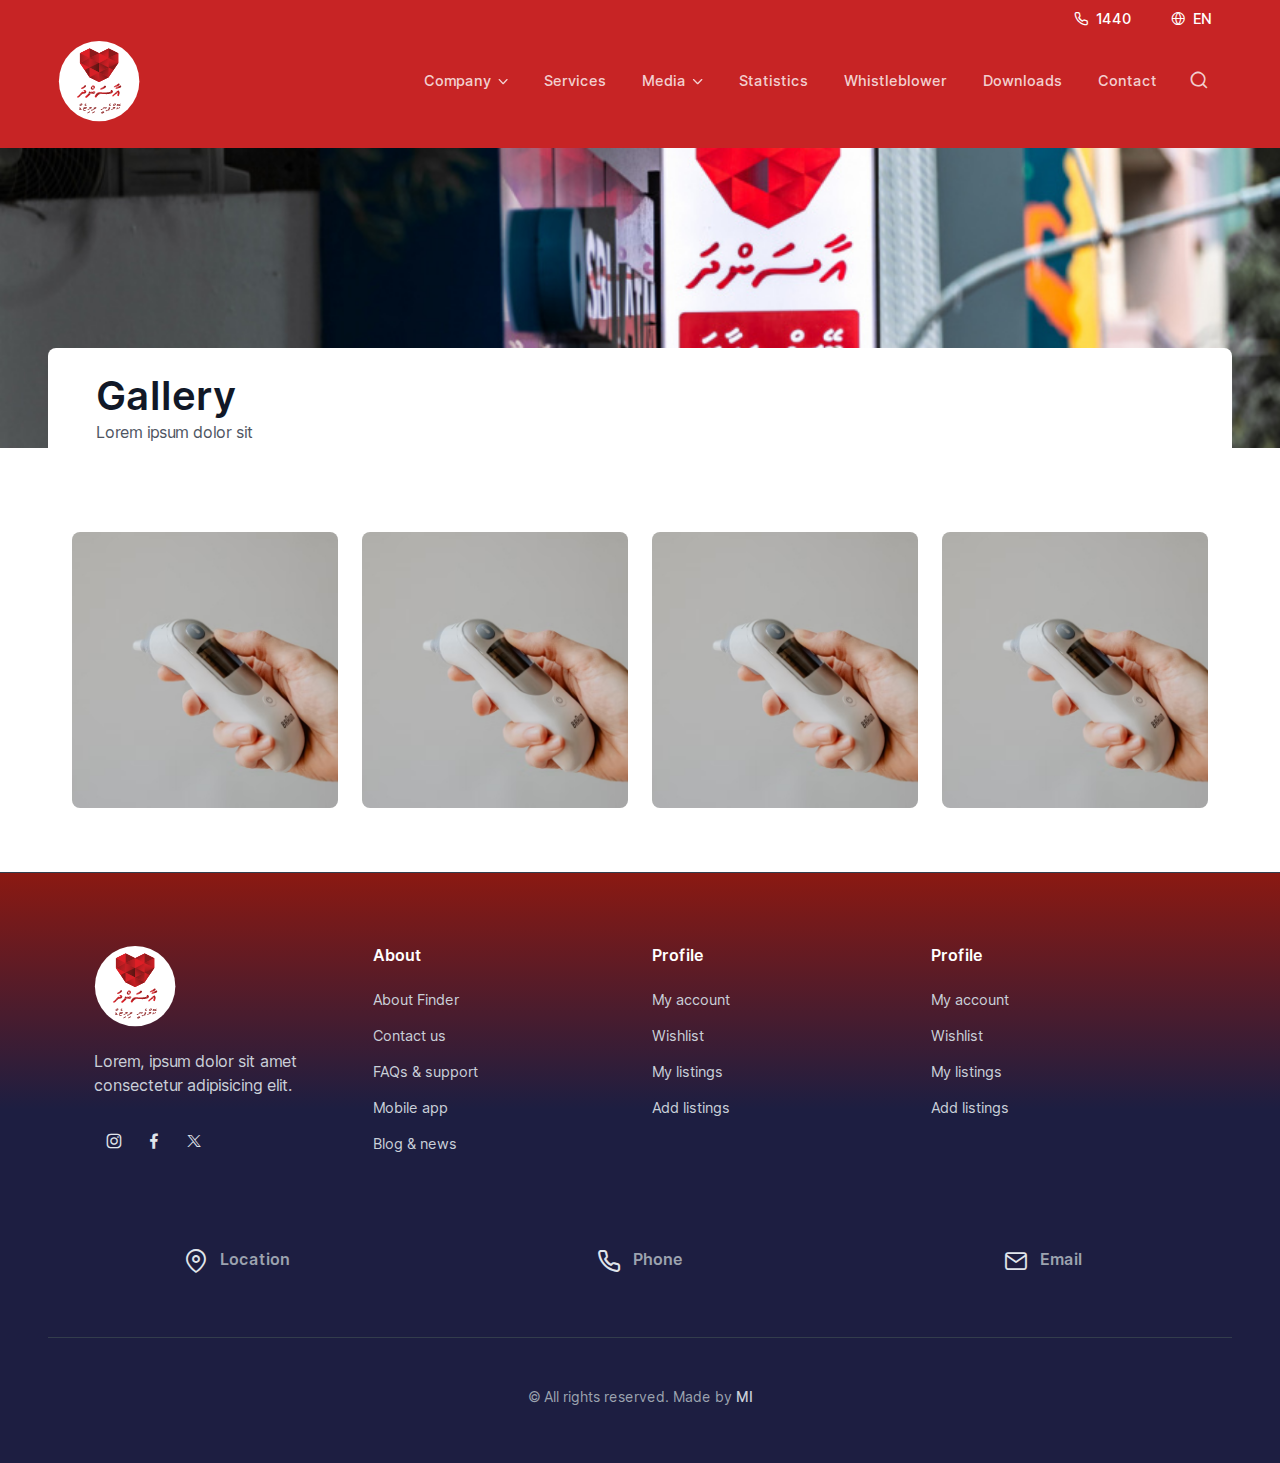
<file: gallery.html>
<!doctype html>
<html lang="en">

<head>
    <title>Aasandha</title>
    <!-- Required meta tags -->
    <meta charset="utf-8" />
    <meta name="viewport" content="width=device-width, initial-scale=1, shrink-to-fit=no" />

    <!-- Bootstrap CSS v5.2.1 -->
    <link href="css/glightbox.min.css" rel="stylesheet" />
    <link href="css/theme.min.css" rel="stylesheet" />
    <link href="css/finder-icons.min.css" rel="stylesheet" />
    <link href="css/swiper-bundle.min.css" rel="stylesheet" />
    <link href="css/owl.carousel.min.css" rel="stylesheet" />
    
    <link href="css/style.css" rel="stylesheet" />
</head>

<body>
    <section class="aasandha-top-nav-bg d-sm-none d-md-none d-lg-block">
        <div class="container">
            <div class="row">
                <div class="top-nav d-flex justify-content-end">
                    <ul class="nav">
                        <li class="nav-item">
                            <a class="nav-link active" aria-current="page" href="#">
                                <i class="fi-phone me-2 animate-target"></i>
                                1440
                            </a>
                        </li>
                        <li class="nav-item">
                            <a class="nav-link" href="#">
                                <i class="fi-globe me-2 animate-target"></i>
                                EN
                            </a>
                        </li>
                    </ul>
                </div>
            </div>
        </div>
    </section>

    <!-- Navbar with offcanvas menu on screens smaller than 500px (xs) -->
    <nav class="navbar navbar-expand-lg navbar-dark aasandha-nav-bg pb-4 pt-4 pt-lg-0">
        <div class="container">
            <a class="navbar-brand" href="../aasandhamv/index.html"><img src="images/logo.svg" class="logo-heartbeat" /></a>

            <!-- Mobile contact and language (next to toggler) -->
            <div class="d-flex align-items-center d-lg-none">
                <a class="nav-link active me-3 top-nav text-white" aria-current="page" href="#">
                    <i class="fi-phone me-1 animate-target"></i>
                    1440
                </a>
                <a class="nav-link me-0 text-white" href="#">
                    <i class="fi-globe me-1 animate-target"></i>
                    EN
                </a>

                <button type="button"
                    class="btn btn-icon btn-lg fs-xl btn-outline-secondary border-0 rounded-circle animate-scale"
                    aria-label="Toggle search bar" style="color: #fffc;">
                    <i class="fi-search animate-target"></i>
                </button>
                <!-- Menu toggler -->
                <button type="button" class="navbar-toggler" data-bs-toggle="offcanvas"
                    data-bs-target="#navbarOffcanvas" aria-controls="navbarOffcanvas" aria-expanded="false"
                    aria-label="Toggle navigation">
                    <span class="navbar-toggler-icon"></span>
                </button>
            </div>

            <!-- Offcanvas menu -->
            <div class="offcanvas offcanvas-start" id="navbarOffcanvas" tabindex="-1"
                aria-labelledby="navbarOffcanvasLabel">
                <div class="offcanvas-header">
                    <h5 class="offcanvas-title" id="navbarOffcanvasLabel">Menu</h5>
                    <button type="button" class="btn-close" data-bs-dismiss="offcanvas" aria-label="Close"></button>
                </div>
                <div class="offcanvas-body pt-0">
                    <ul class="navbar-nav ms-auto align-items-lg-center"">
                        <li class="nav-item dropdown">
                            <a class="nav-link dropdown-toggle" href="#" data-bs-toggle="dropdown"
                                aria-expanded="false">Company</a>
                            <ul class="dropdown-menu">
                                <li><a class="dropdown-item" href="../aasandhamv/about.html">About Us</a></li>
                                <li><a class="dropdown-item" href="../aasandhamv/members.html">Members</a></li>
                            </ul>
                        </li>
                        <li class="nav-item"><a class="nav-link" href="#">Services</a></li>
                        <li class="nav-item dropdown">
                            <a class="nav-link dropdown-toggle" href="#" data-bs-toggle="dropdown"
                                aria-expanded="false">Media</a>
                            <ul class="dropdown-menu">
                                <li><a class="dropdown-item" href="../aasandhamv/gallery.html">Gallery</a></li>
                                <li><a class="dropdown-item" href="#!">Procurement</a></li>
                                <li><a class="dropdown-item" href="#!">Tenders</a></li>
                            </ul>
                        </li>
                        <li class="nav-item"><a class="nav-link" href="#">Statistics</a></li>
                        <li class="nav-item"><a class="nav-link" href="#">Whistleblower</a></li>
                        <li class="nav-item"><a class="nav-link" href="#">Downloads</a></li>
                        <li class="nav-item"><a class="nav-link" href="../aasandhamv/contact.html">Contact</a></li>
                    </ul>
                    <button type="button"
                        class="btn btn-icon btn-lg fs-xl btn-outline-secondary border-0 rounded-circle animate-scale d-none d-lg-block"
                        aria-label="Toggle search bar" style="color: #fffc;">
                        <i class="fi-search animate-target"></i>
                    </button>
                </div>
            </div>
        </div>
    </nav>

    <section class="position-relative bg-body-tertiary">
        <div class="w-100 position-absolute top-0 start-0 h-100">
            <img src="images/2024-11-24_Pharmacy.jpg" class="w-100 h-100 object-fit-cover" alt="Cover image">
        </div>
        <div class="d-block header-main"></div>
    </section>


    <section class="container position-relative z-1">
        <div style="margin-top: -100px"></div>
        <div class="bg-body rounded py-4 px-5">
            <div class="d-flex flex-column gap-4">
                <div class="d-md-flex justify-content-between">
                    <div class="d-flex align-items-start align-items-md-center">
                        <div class="col-md-12">
                            <h1 class="mb-0">Gallery</h1>
                            <p>Lorem ipsum dolor sit</p>
                        </div>
                    </div>
                </div>
            </div>
        </div>
    </section>


    <section class="my-5">
        <div class="container">
            <div class="col-md-12 px-4">
                <!-- Image gallery with zoom effect on hover -->
                <div class="row">

                    <!-- Item -->
                    <div class="col-sm-6 col-md-3 mb-3">
                    <a class="hover-effect-scale hover-effect-opacity position-relative d-flex rounded overflow-hidden" href="images/gallery-image.jpg" data-glightbox data-gallery="image-gallery">
                        <i class="fi-zoom-in hover-effect-target fs-3 text-white position-absolute top-50 start-50 translate-middle opacity-0 z-2"></i>
                        <span class="hover-effect-target position-absolute top-0 start-0 w-100 h-100 bg-black bg-opacity-25 opacity-0 z-1"></span>
                        <!-- Wrap the image with a "ratio" element to avoid content shifts on page load. Formula: imageHeight / imageWidth * 100% -->
                        <div class="ratio hover-effect-target bg-body-tertiary rounded" style="--fn-aspect-ratio: calc(318 / 306 * 100%)">
                        <img src="images/gallery-image.jpg" alt="Image" class="object-fit-cover">
                        </div>
                    </a>
                    </div>
                
                    <!-- Item -->
                    <div class="col-sm-6 col-md-3 mb-3">
                    <a class="hover-effect-scale hover-effect-opacity position-relative d-flex rounded overflow-hidden" href="images/gallery-image.jpg" data-glightbox data-gallery="image-gallery">
                        <i class="fi-zoom-in hover-effect-target fs-3 text-white position-absolute top-50 start-50 translate-middle opacity-0 z-2"></i>
                        <span class="hover-effect-target position-absolute top-0 start-0 w-100 h-100 bg-black bg-opacity-25 opacity-0 z-1"></span>
                        <!-- Wrap the image with a "ratio" element to avoid content shifts on page load. Formula: imageHeight / imageWidth * 100% -->
                        <div class="ratio hover-effect-target bg-body-tertiary rounded" style="--fn-aspect-ratio: calc(318 / 306 * 100%)">
                        <img src="images/gallery-image.jpg" alt="Image" class="object-fit-cover">
                        </div>
                    </a>
                    </div>
                
                    <!-- Item -->
                    <div class="col-sm-6 col-md-3 mb-3">
                    <a class="hover-effect-scale hover-effect-opacity position-relative d-flex rounded overflow-hidden" href="images/gallery-image.jpg" data-glightbox data-gallery="image-gallery">
                        <i class="fi-zoom-in hover-effect-target fs-3 text-white position-absolute top-50 start-50 translate-middle opacity-0 z-2"></i>
                        <span class="hover-effect-target position-absolute top-0 start-0 w-100 h-100 bg-black bg-opacity-25 opacity-0 z-1"></span>
                        <!-- Wrap the image with a "ratio" element to avoid content shifts on page load. Formula: imageHeight / imageWidth * 100% -->
                        <div class="ratio hover-effect-target bg-body-tertiary rounded" style="--fn-aspect-ratio: calc(318 / 306 * 100%)">
                        <img src="images/gallery-image.jpg" alt="Image" class="object-fit-cover">
                        </div>
                    </a>
                    </div>

                    <!-- Item -->
                    <div class="col-sm-6 col-md-3 mb-3">
                        <a class="hover-effect-scale hover-effect-opacity position-relative d-flex rounded overflow-hidden" href="images/gallery-image.jpg" data-glightbox data-gallery="image-gallery">
                            <i class="fi-zoom-in hover-effect-target fs-3 text-white position-absolute top-50 start-50 translate-middle opacity-0 z-2"></i>
                            <span class="hover-effect-target position-absolute top-0 start-0 w-100 h-100 bg-black bg-opacity-25 opacity-0 z-1"></span>
                            <!-- Wrap the image with a "ratio" element to avoid content shifts on page load. Formula: imageHeight / imageWidth * 100% -->
                            <div class="ratio hover-effect-target bg-body-tertiary rounded" style="--fn-aspect-ratio: calc(318 / 306 * 100%)">
                            <img src="images/gallery-image.jpg" alt="Image" class="object-fit-cover">
                            </div>
                        </a>
                        </div>
                </div>
            </div>
        </div>
    </section>


    <footer class="footer aasandha-bg-footer border-top" data-bs-theme="dark">
        <div class="container pb-md-2">

            <div class="container pt-sm-2 pt-md-3 pt-lg-4">
                <!-- Column with links that are turned into accordion on screens < 500px wide (sm breakpoint) + Download app CTA -->
                <div class="accordion row pb-4 py-sm-5" id="footerLinks">
                    <div class="col-sm-12 col-md-12 col-lg-3">
                        <a class="navbar-brand" href="#"><img src="images/logo.svg" class="logo-heartbeat " /></a>
                        <p class="text-white text-body fw-normal pt-3 mb-0">Lorem, ipsum dolor sit amet consectetur
                            adipisicing elit.</p>
                        <!-- Copyright + Social links -->
                        <div
                            class="d-flex flex-column align-items-start justify-content-between pb-4 pt-3 pt-sm-2 pt-md-3 pt-lg-4">
                            <div class="d-flex justify-content-center mb-3 mb-md-0 order-sm-2">
                                <a class="btn btn-icon fs-base btn-outline-secondary border-0" href="#!"
                                    data-bs-custom-class="tooltip-sm" data-bs-toggle="tooltip" data-bs-placement="top"
                                    data-bs-title="Instagram">
                                    <i class="fi-instagram"></i>
                                </a>
                                <a class="btn btn-icon fs-base btn-outline-secondary border-0" href="#!"
                                    data-bs-custom-class="tooltip-sm" data-bs-toggle="tooltip" data-bs-placement="top"
                                    data-bs-title="Facebook">
                                    <i class="fi-facebook"></i>
                                </a>
                                <a class="btn btn-icon fs-base btn-outline-secondary border-0" href="#!"
                                    data-bs-custom-class="tooltip-sm" data-bs-toggle="tooltip" data-bs-placement="top"
                                    data-bs-title="X (Twitter)">
                                    <i class="fi-x"></i>
                                </a>
                            </div>
                        </div>

                    </div>
                    <div class="col-sm-4 col-md-4 col-lg-3">
                        <div class="accordion-item border-0">
                            <h6 class="accordion-header" id="aboutLinksHeading">
                                <span class="d-none d-sm-block pb-1 mb-2">About</span>
                                <button type="button" class="accordion-button collapsed py-3 d-sm-none"
                                    data-bs-toggle="collapse" data-bs-target="#aboutLinks" aria-expanded="false"
                                    aria-controls="aboutLinks">About</button>
                            </h6>
                            <div class="accordion-collapse collapse d-sm-block" id="aboutLinks"
                                aria-labelledby="aboutLinksHeading" data-bs-parent="#footerLinks">
                                <ul class="nav flex-column gap-2 pt-sm-1 pt-lg-2 pb-3 pb-sm-0 mt-n1 mb-1 mb-sm-0">
                                    <li class="pt-1">
                                        <a class="nav-link hover-effect-underline d-inline text-body fw-normal p-0"
                                            href="#!">About Finder</a>
                                    </li>
                                    <li class="pt-1">
                                        <a class="nav-link hover-effect-underline d-inline text-body fw-normal p-0"
                                            href="#!">Contact us</a>
                                    </li>
                                    <li class="pt-1">
                                        <a class="nav-link hover-effect-underline d-inline text-body fw-normal p-0"
                                            href="#!">FAQs &amp; support</a>
                                    </li>
                                    <li class="pt-1">
                                        <a class="nav-link hover-effect-underline d-inline text-body fw-normal p-0"
                                            href="#!">Mobile app</a>
                                    </li>
                                    <li class="pt-1">
                                        <a class="nav-link hover-effect-underline d-inline text-body fw-normal p-0"
                                            href="#!">Blog &amp; news</a>
                                    </li>
                                </ul>
                            </div>
                            <hr class="d-sm-none my-0">
                        </div>
                    </div>
                    <div class="col-sm-4 col-md-4 col-xl-3">
                        <div class="accordion-item border-0">
                            <h6 class="accordion-header" id="profileLinksHeading">
                                <span class="d-none d-sm-block pb-1 mb-2">Profile</span>
                                <button type="button" class="accordion-button collapsed py-3 d-sm-none"
                                    data-bs-toggle="collapse" data-bs-target="#profileLinks" aria-expanded="false"
                                    aria-controls="profileLinks">Profile</button>
                            </h6>
                            <div class="accordion-collapse collapse d-sm-block" id="profileLinks"
                                aria-labelledby="profileLinksHeading" data-bs-parent="#footerLinks">
                                <ul class="nav flex-column gap-2 pt-sm-1 pt-lg-2 pb-3 pb-sm-0 mt-n1 mb-1 mb-sm-0">
                                    <li class="pt-1">
                                        <a class="nav-link hover-effect-underline d-inline text-body fw-normal p-0"
                                            href="#!">My account</a>
                                    </li>
                                    <li class="pt-1">
                                        <a class="nav-link hover-effect-underline d-inline text-body fw-normal p-0"
                                            href="#!">Wishlist</a>
                                    </li>
                                    <li class="pt-1">
                                        <a class="nav-link hover-effect-underline d-inline text-body fw-normal p-0"
                                            href="#!">My listings</a>
                                    </li>
                                    <li class="pt-1">
                                        <a class="nav-link hover-effect-underline d-inline text-body fw-normal p-0"
                                            href="#!">Add listings</a>
                                    </li>
                                </ul>
                            </div>
                            <hr class="d-sm-none my-0">
                        </div>
                    </div>
                    <div class="col-sm-4 col-md-4 col-xl-3">
                        <div class="accordion-item border-0">
                            <h6 class="accordion-header" id="profileLinksHeading">
                                <span class="d-none d-sm-block pb-1 mb-2">Profile</span>
                                <button type="button" class="accordion-button collapsed py-3 d-sm-none"
                                    data-bs-toggle="collapse" data-bs-target="#profileLinks" aria-expanded="false"
                                    aria-controls="profileLinks">Profile</button>
                            </h6>
                            <div class="accordion-collapse collapse d-sm-block" id="profileLinks"
                                aria-labelledby="profileLinksHeading" data-bs-parent="#footerLinks">
                                <ul class="nav flex-column gap-2 pt-sm-1 pt-lg-2 pb-3 pb-sm-0 mt-n1 mb-1 mb-sm-0">
                                    <li class="pt-1">
                                        <a class="nav-link hover-effect-underline d-inline text-body fw-normal p-0"
                                            href="#!">My account</a>
                                    </li>
                                    <li class="pt-1">
                                        <a class="nav-link hover-effect-underline d-inline text-body fw-normal p-0"
                                            href="#!">Wishlist</a>
                                    </li>
                                    <li class="pt-1">
                                        <a class="nav-link hover-effect-underline d-inline text-body fw-normal p-0"
                                            href="#!">My listings</a>
                                    </li>
                                    <li class="pt-1">
                                        <a class="nav-link hover-effect-underline d-inline text-body fw-normal p-0"
                                            href="#!">Add listings</a>
                                    </li>
                                </ul>
                            </div>
                            <hr class="d-sm-none my-0">
                        </div>
                    </div>
                </div>
            </div>

            <!-- Features -->
            <div class="pt-3">
                <div class="row">
                    <div class="col d-flex justify-content-center pb-3">
                        <i class="fi-map-pin fs-4 text-light-emphasis"></i>
                        <div class="h6 text-body-secondary ps-1 ms-2 mb-0">Location</div>
                    </div>
                    <div class="col d-flex justify-content-center pb-3">
                        <i class="fi-phone fs-4 text-light-emphasis"></i>
                        <div class="h6 text-body-secondary ps-1 ms-2 mb-0">Phone</div>
                    </div>
                    <div class="col d-flex justify-content-center pb-3">
                        <i class="fi-mail fs-4 text-light-emphasis"></i>
                        <div class="h6 text-body-secondary ps-1 ms-2 mb-0">Email</div>
                    </div>
                </div>
            </div>

            <!-- Copyright + Payment methods -->
            <div class="border-top p-5 mt-5">
                <p class="text-body-secondary fs-sm text-center mb-0">© All rights reserved. Made by <a
                        class="text-body fw-medium text-decoration-none hover-effect-underline"
                        href="https://createx.studio/" target="_blank" rel="noreferrer">MI</a></p>
            </div>
        </div>
    </footer>


    <!-- Bootstrap JavaScript Libraries -->
    <script src="https://code.jquery.com/jquery-3.6.0.min.js"></script>
    <script src="https://cdn.jsdelivr.net/npm/@popperjs/core@2.11.8/dist/umd/popper.min.js"></script>
    <script src="js/swiper-bundle.min.js"></script>
    <script src="js/owl.carousel.min.js"></script>
    <script src="js/glightbox.min.js"></script>
    <script src="js/theme.min.js"></script>
</body>

</html>
</file>
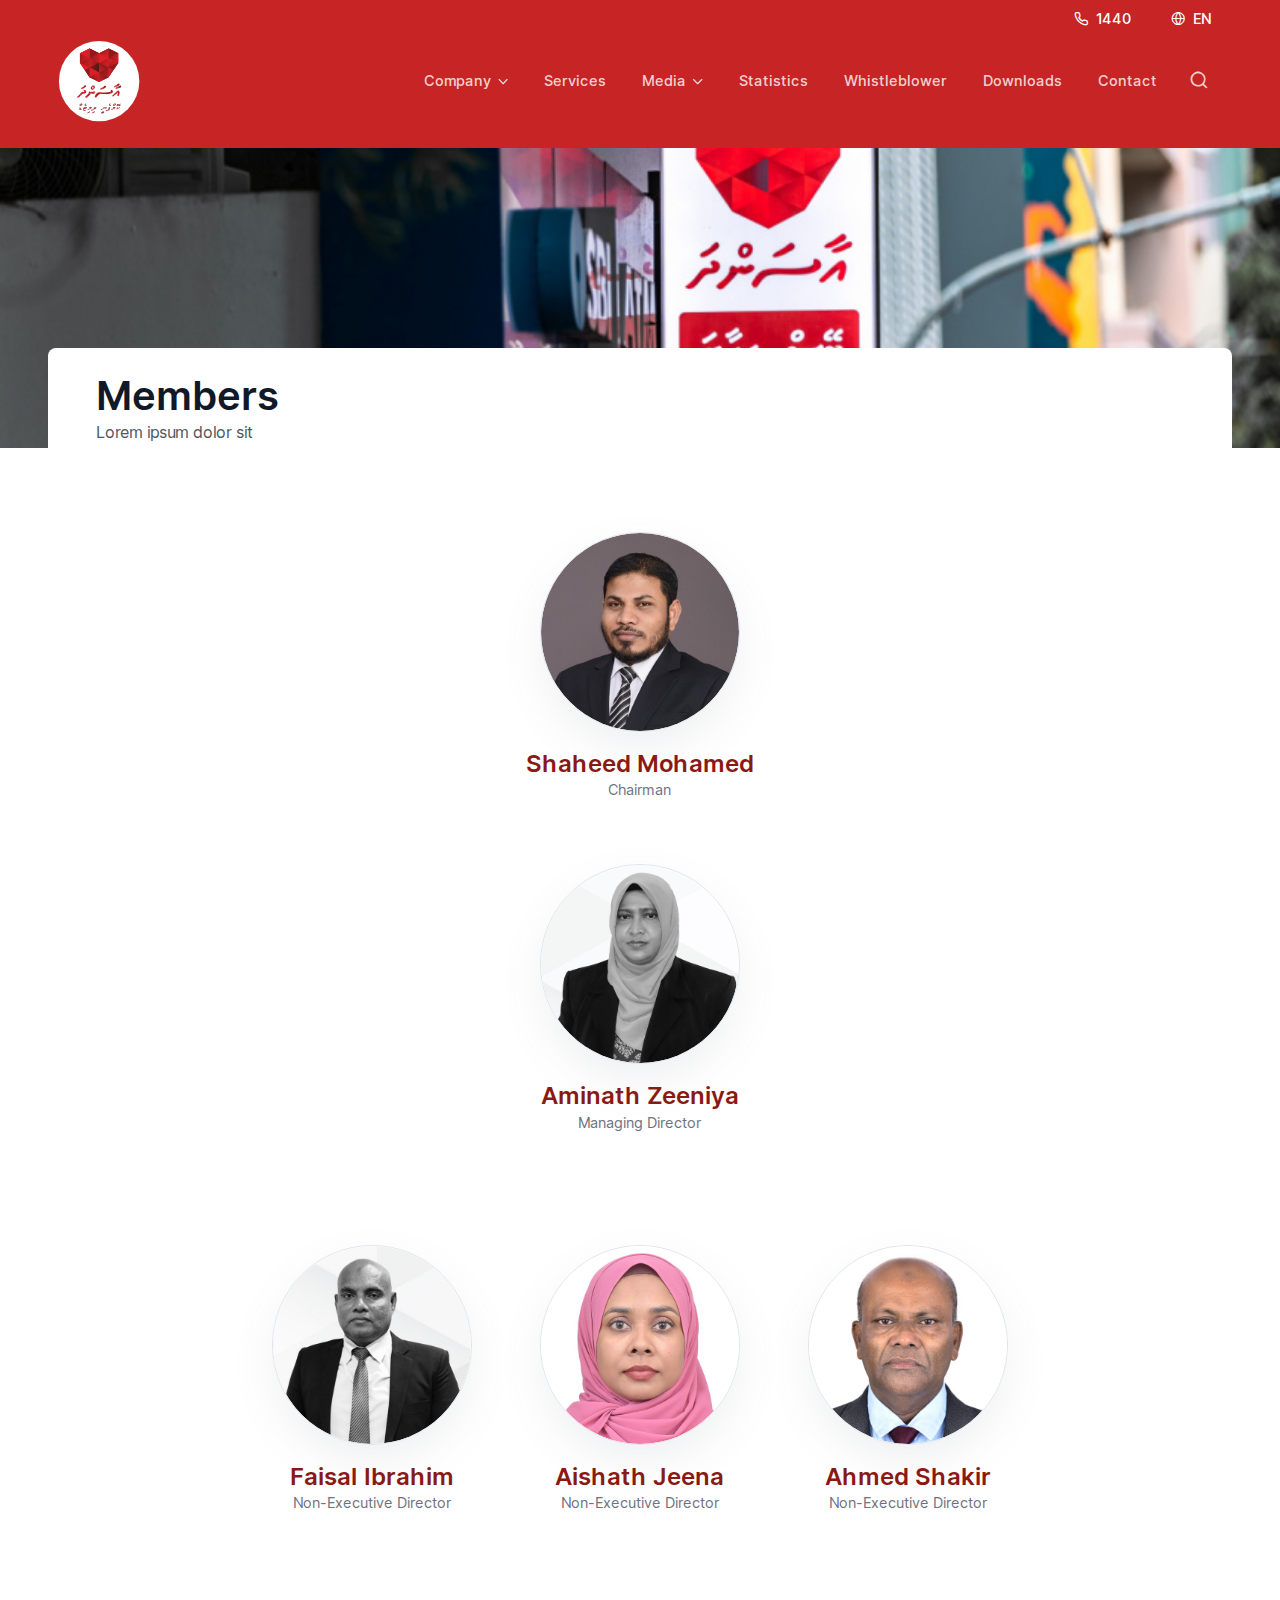
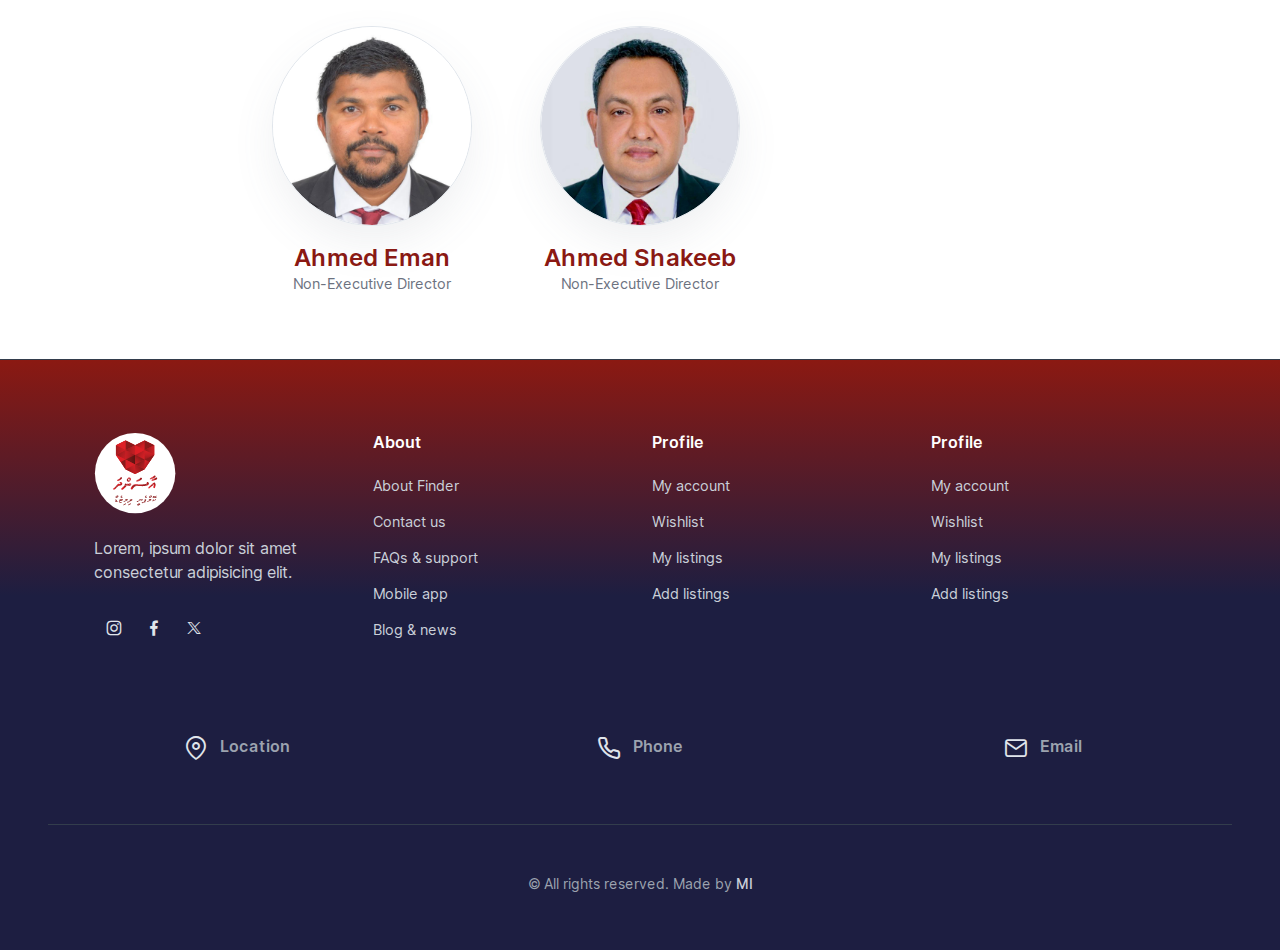
<file: members.html>
<!doctype html>
<html lang="en">

<head>
    <title>Aasandha</title>
    <!-- Required meta tags -->
    <meta charset="utf-8" />
    <meta name="viewport" content="width=device-width, initial-scale=1, shrink-to-fit=no" />

    <!-- Bootstrap CSS v5.2.1 -->
    <link href="css/theme.min.css" rel="stylesheet" />
    <link href="css/finder-icons.min.css" rel="stylesheet" />
    <link href="css/swiper-bundle.min.css" rel="stylesheet" />
    <link href="css/owl.carousel.min.css" rel="stylesheet" />
    <link href="css/style.css" rel="stylesheet" />
</head>

<body>
    <section class="aasandha-top-nav-bg d-sm-none d-md-none d-lg-block">
        <div class="container">
            <div class="row">
                <div class="top-nav d-flex justify-content-end">
                    <ul class="nav">
                        <li class="nav-item">
                            <a class="nav-link active" aria-current="page" href="#">
                                <i class="fi-phone me-2 animate-target"></i>
                                1440
                            </a>
                        </li>
                        <li class="nav-item">
                            <a class="nav-link" href="#">
                                <i class="fi-globe me-2 animate-target"></i>
                                EN
                            </a>
                        </li>
                    </ul>
                </div>
            </div>
        </div>
    </section>

    <!-- Navbar with offcanvas menu on screens smaller than 500px (xs) -->
    <nav class="navbar navbar-expand-lg navbar-dark aasandha-nav-bg pb-4 pt-4 pt-lg-0">
        <div class="container">
            <a class="navbar-brand" href="../aasandhamv/index.html"><img src="images/logo.svg" class="logo-heartbeat" /></a>

            <!-- Mobile contact and language (next to toggler) -->
            <div class="d-flex align-items-center d-lg-none">
                <a class="nav-link active me-3 top-nav text-white" aria-current="page" href="#">
                    <i class="fi-phone me-1 animate-target"></i>
                    1440
                </a>
                <a class="nav-link me-0 text-white" href="#">
                    <i class="fi-globe me-1 animate-target"></i>
                    EN
                </a>

                <button type="button"
                    class="btn btn-icon btn-lg fs-xl btn-outline-secondary border-0 rounded-circle animate-scale"
                    aria-label="Toggle search bar" style="color: #fffc;">
                    <i class="fi-search animate-target"></i>
                </button>
                <!-- Menu toggler -->
                <button type="button" class="navbar-toggler" data-bs-toggle="offcanvas"
                    data-bs-target="#navbarOffcanvas" aria-controls="navbarOffcanvas" aria-expanded="false"
                    aria-label="Toggle navigation">
                    <span class="navbar-toggler-icon"></span>
                </button>
            </div>

            <!-- Offcanvas menu -->
            <div class="offcanvas offcanvas-start" id="navbarOffcanvas" tabindex="-1"
                aria-labelledby="navbarOffcanvasLabel">
                <div class="offcanvas-header">
                    <h5 class="offcanvas-title" id="navbarOffcanvasLabel">Menu</h5>
                    <button type="button" class="btn-close" data-bs-dismiss="offcanvas" aria-label="Close"></button>
                </div>
                <div class="offcanvas-body pt-0">
                    <ul class="navbar-nav ms-auto align-items-lg-center"">
                        <li class="nav-item dropdown">
                            <a class="nav-link dropdown-toggle" href="#" data-bs-toggle="dropdown"
                                aria-expanded="false">Company</a>
                            <ul class="dropdown-menu">
                                <li><a class="dropdown-item" href="../aasandhamv/about.html">About Us</a></li>
                                <li><a class="dropdown-item" href="../aasandhamv/members.html">Members</a></li>
                            </ul>
                        </li>
                        <li class="nav-item"><a class="nav-link" href="#">Services</a></li>
                        <li class="nav-item dropdown">
                            <a class="nav-link dropdown-toggle" href="#" data-bs-toggle="dropdown"
                                aria-expanded="false">Media</a>
                            <ul class="dropdown-menu">
                                <li><a class="dropdown-item" href="../aasandhamv/gallery.html">Gallery</a></li>
                                <li><a class="dropdown-item" href="#!">Procurement</a></li>
                                <li><a class="dropdown-item" href="#!">Tenders</a></li>
                            </ul>
                        </li>
                        <li class="nav-item"><a class="nav-link" href="#">Statistics</a></li>
                        <li class="nav-item"><a class="nav-link" href="#">Whistleblower</a></li>
                        <li class="nav-item"><a class="nav-link" href="#">Downloads</a></li>
                        <li class="nav-item"><a class="nav-link" href="../aasandhamv/contact.html">Contact</a></li>
                    </ul>
                    <button type="button"
                        class="btn btn-icon btn-lg fs-xl btn-outline-secondary border-0 rounded-circle animate-scale d-none d-lg-block"
                        aria-label="Toggle search bar" style="color: #fffc;">
                        <i class="fi-search animate-target"></i>
                    </button>
                </div>
            </div>
        </div>
    </nav>

    <section class="position-relative bg-body-tertiary">
        <div class="w-100 position-absolute top-0 start-0 h-100">
            <img src="images/2024-11-24_Pharmacy.jpg" class="w-100 h-100 object-fit-cover" alt="Cover image">
        </div>
        <div class="d-block header-main"></div>
    </section>


    <section class="container position-relative z-1">
        <div style="margin-top: -100px"></div>
        <div class="bg-body rounded py-4 px-5">
            <div class="d-flex flex-column gap-4">
                <div class="d-md-flex justify-content-between">
                    <div class="d-flex align-items-start align-items-md-center">
                        <div class="col-md-12">
                            <h1 class="mb-0">Members</h1>
                            <p>Lorem ipsum dolor sit</p>
                        </div>
                    </div>
                </div>
            </div>
        </div>
    </section>


    <section class="mt-5">
        <div class="container">
            <div class="row">
                <div class="col-md-8 offset-md-2">
                    <div class="row">
                        <div class="col-md-12 text-center">
                            <div class="mx-auto ratio ratio-1x1 rounded-circle overflow-hidden hover-effect-scale border shadow-lg"
                                style="max-width: 200px;">
                                <img src="images/members/2024-01-10_chairman shaheed.jpg" alt="Image"
                                    class="rounded-circle hover-effect-target w-100 h-100 object-fit-cover">
                            </div>
                            <h3 class="mt-3 mb-0 fs-4">
                                Shaheed Mohamed
                            </h3>
                            <p class="fs-sm text-muted">Chairman</p>
                        </div>

                        <div class="col-md-12 text-center my-5">
                            <div class="mx-auto ratio ratio-1x1 rounded-circle overflow-hidden hover-effect-scale border shadow-lg"
                                style="max-width: 200px;">
                                <img src="images/members/2023-12-11_MD-ZEENI-3.jpg" alt="Image"
                                    class="rounded-circle hover-effect-target w-100 h-100 object-fit-cover">
                            </div>
                            <h3 class="mt-3 mb-0 fs-4">
                                Aminath Zeeniya
                            </h3>
                            <p class="fs-sm text-muted">Managing Director</p>
                        </div>

                        <div class="col-sm-6 col-md-4 text-center my-5">
                            <div class="mx-auto ratio ratio-1x1 rounded-circle overflow-hidden hover-effect-scale border shadow-lg"
                                style="max-width: 200px;">
                                <img src="images/members/2023-12-17_Faisal Ibrahim.jpg" alt="Image"
                                    class="rounded-circle hover-effect-target w-100 h-100 object-fit-cover">
                            </div>
                            <h3 class="mt-3 mb-0 fs-4">
                                Faisal Ibrahim
                            </h3>
                            <p class="fs-sm text-muted">Non-Executive Director</p>
                        </div>

                        <div class="col-sm-6 col-md-4 text-center my-5">
                            <div class="mx-auto ratio ratio-1x1 rounded-circle overflow-hidden hover-effect-scale border shadow-lg"
                                style="max-width: 200px;">
                                <img src="images/members/2023-12-27_Aishath Jeena.jpg" alt="Image"
                                    class="rounded-circle hover-effect-target w-100 h-100 object-fit-cover">
                            </div>
                            <h3 class="mt-3 mb-0 fs-4">
                                Aishath Jeena
                            </h3>
                            <p class="fs-sm text-muted">Non-Executive Director</p>
                        </div>

                        <div class="col-sm-6 col-md-4 text-center my-5">
                            <div class="mx-auto ratio ratio-1x1 rounded-circle overflow-hidden hover-effect-scale border shadow-lg"
                                style="max-width: 200px;">
                                <img src="images/members/2023-12-27_Ahmed Shakir.jpg" alt="Image"
                                    class="rounded-circle hover-effect-target w-100 h-100 object-fit-cover">
                            </div>
                            <h3 class="mt-3 mb-0 fs-4">
                                Ahmed Shakir
                            </h3>
                            <p class="fs-sm text-muted">Non-Executive Director</p>
                        </div>

                        <div class="col-sm-6 col-md-4 text-center my-5">
                            <div class="mx-auto ratio ratio-1x1 rounded-circle overflow-hidden hover-effect-scale border shadow-lg"
                                style="max-width: 200px;">
                                <img src="images/members/2023-12-27_Ahmed Eman.jpg" alt="Image"
                                    class="rounded-circle hover-effect-target w-100 h-100 object-fit-cover">
                            </div>
                            <h3 class="mt-3 mb-0 fs-4">
                                Ahmed Eman
                            </h3>
                            <p class="fs-sm text-muted">Non-Executive Director</p>
                        </div>

                        <div class="col-sm-6 col-md-4 text-center my-5">
                            <div class="mx-auto ratio ratio-1x1 rounded-circle overflow-hidden hover-effect-scale border shadow-lg"
                                style="max-width: 200px;">
                                <img src="images/members/2023-12-27_Ahmed Shakeeb.jpg" alt="Image"
                                    class="rounded-circle hover-effect-target w-100 h-100 object-fit-cover">
                            </div>
                            <h3 class="mt-3 mb-0 fs-4">
                                Ahmed Shakeeb
                            </h3>
                            <p class="fs-sm text-muted">Non-Executive Director</p>
                        </div>
                    </div>
                </div>
            </div>
        </div>
    </section>


    <footer class="footer aasandha-bg-footer border-top" data-bs-theme="dark">
        <div class="container pb-md-2">

            <div class="container pt-sm-2 pt-md-3 pt-lg-4">
                <!-- Column with links that are turned into accordion on screens < 500px wide (sm breakpoint) + Download app CTA -->
                <div class="accordion row pb-4 py-sm-5" id="footerLinks">
                    <div class="col-sm-12 col-md-12 col-lg-3">
                        <a class="navbar-brand" href="#"><img src="images/logo.svg" class="logo-heartbeat " /></a>
                        <p class="text-white text-body fw-normal pt-3 mb-0">Lorem, ipsum dolor sit amet consectetur
                            adipisicing elit.</p>
                        <!-- Copyright + Social links -->
                        <div
                            class="d-flex flex-column align-items-start justify-content-between pb-4 pt-3 pt-sm-2 pt-md-3 pt-lg-4">
                            <div class="d-flex justify-content-center mb-3 mb-md-0 order-sm-2">
                                <a class="btn btn-icon fs-base btn-outline-secondary border-0" href="#!"
                                    data-bs-custom-class="tooltip-sm" data-bs-toggle="tooltip" data-bs-placement="top"
                                    data-bs-title="Instagram">
                                    <i class="fi-instagram"></i>
                                </a>
                                <a class="btn btn-icon fs-base btn-outline-secondary border-0" href="#!"
                                    data-bs-custom-class="tooltip-sm" data-bs-toggle="tooltip" data-bs-placement="top"
                                    data-bs-title="Facebook">
                                    <i class="fi-facebook"></i>
                                </a>
                                <a class="btn btn-icon fs-base btn-outline-secondary border-0" href="#!"
                                    data-bs-custom-class="tooltip-sm" data-bs-toggle="tooltip" data-bs-placement="top"
                                    data-bs-title="X (Twitter)">
                                    <i class="fi-x"></i>
                                </a>
                            </div>
                        </div>

                    </div>
                    <div class="col-sm-4 col-md-4 col-lg-3">
                        <div class="accordion-item border-0">
                            <h6 class="accordion-header" id="aboutLinksHeading">
                                <span class="d-none d-sm-block pb-1 mb-2">About</span>
                                <button type="button" class="accordion-button collapsed py-3 d-sm-none"
                                    data-bs-toggle="collapse" data-bs-target="#aboutLinks" aria-expanded="false"
                                    aria-controls="aboutLinks">About</button>
                            </h6>
                            <div class="accordion-collapse collapse d-sm-block" id="aboutLinks"
                                aria-labelledby="aboutLinksHeading" data-bs-parent="#footerLinks">
                                <ul class="nav flex-column gap-2 pt-sm-1 pt-lg-2 pb-3 pb-sm-0 mt-n1 mb-1 mb-sm-0">
                                    <li class="pt-1">
                                        <a class="nav-link hover-effect-underline d-inline text-body fw-normal p-0"
                                            href="#!">About Finder</a>
                                    </li>
                                    <li class="pt-1">
                                        <a class="nav-link hover-effect-underline d-inline text-body fw-normal p-0"
                                            href="#!">Contact us</a>
                                    </li>
                                    <li class="pt-1">
                                        <a class="nav-link hover-effect-underline d-inline text-body fw-normal p-0"
                                            href="#!">FAQs &amp; support</a>
                                    </li>
                                    <li class="pt-1">
                                        <a class="nav-link hover-effect-underline d-inline text-body fw-normal p-0"
                                            href="#!">Mobile app</a>
                                    </li>
                                    <li class="pt-1">
                                        <a class="nav-link hover-effect-underline d-inline text-body fw-normal p-0"
                                            href="#!">Blog &amp; news</a>
                                    </li>
                                </ul>
                            </div>
                            <hr class="d-sm-none my-0">
                        </div>
                    </div>
                    <div class="col-sm-4 col-md-4 col-xl-3">
                        <div class="accordion-item border-0">
                            <h6 class="accordion-header" id="profileLinksHeading">
                                <span class="d-none d-sm-block pb-1 mb-2">Profile</span>
                                <button type="button" class="accordion-button collapsed py-3 d-sm-none"
                                    data-bs-toggle="collapse" data-bs-target="#profileLinks" aria-expanded="false"
                                    aria-controls="profileLinks">Profile</button>
                            </h6>
                            <div class="accordion-collapse collapse d-sm-block" id="profileLinks"
                                aria-labelledby="profileLinksHeading" data-bs-parent="#footerLinks">
                                <ul class="nav flex-column gap-2 pt-sm-1 pt-lg-2 pb-3 pb-sm-0 mt-n1 mb-1 mb-sm-0">
                                    <li class="pt-1">
                                        <a class="nav-link hover-effect-underline d-inline text-body fw-normal p-0"
                                            href="#!">My account</a>
                                    </li>
                                    <li class="pt-1">
                                        <a class="nav-link hover-effect-underline d-inline text-body fw-normal p-0"
                                            href="#!">Wishlist</a>
                                    </li>
                                    <li class="pt-1">
                                        <a class="nav-link hover-effect-underline d-inline text-body fw-normal p-0"
                                            href="#!">My listings</a>
                                    </li>
                                    <li class="pt-1">
                                        <a class="nav-link hover-effect-underline d-inline text-body fw-normal p-0"
                                            href="#!">Add listings</a>
                                    </li>
                                </ul>
                            </div>
                            <hr class="d-sm-none my-0">
                        </div>
                    </div>
                    <div class="col-sm-4 col-md-4 col-xl-3">
                        <div class="accordion-item border-0">
                            <h6 class="accordion-header" id="profileLinksHeading">
                                <span class="d-none d-sm-block pb-1 mb-2">Profile</span>
                                <button type="button" class="accordion-button collapsed py-3 d-sm-none"
                                    data-bs-toggle="collapse" data-bs-target="#profileLinks" aria-expanded="false"
                                    aria-controls="profileLinks">Profile</button>
                            </h6>
                            <div class="accordion-collapse collapse d-sm-block" id="profileLinks"
                                aria-labelledby="profileLinksHeading" data-bs-parent="#footerLinks">
                                <ul class="nav flex-column gap-2 pt-sm-1 pt-lg-2 pb-3 pb-sm-0 mt-n1 mb-1 mb-sm-0">
                                    <li class="pt-1">
                                        <a class="nav-link hover-effect-underline d-inline text-body fw-normal p-0"
                                            href="#!">My account</a>
                                    </li>
                                    <li class="pt-1">
                                        <a class="nav-link hover-effect-underline d-inline text-body fw-normal p-0"
                                            href="#!">Wishlist</a>
                                    </li>
                                    <li class="pt-1">
                                        <a class="nav-link hover-effect-underline d-inline text-body fw-normal p-0"
                                            href="#!">My listings</a>
                                    </li>
                                    <li class="pt-1">
                                        <a class="nav-link hover-effect-underline d-inline text-body fw-normal p-0"
                                            href="#!">Add listings</a>
                                    </li>
                                </ul>
                            </div>
                            <hr class="d-sm-none my-0">
                        </div>
                    </div>
                </div>
            </div>

            <!-- Features -->
            <div class="pt-3">
                <div class="row">
                    <div class="col d-flex justify-content-center pb-3">
                        <i class="fi-map-pin fs-4 text-light-emphasis"></i>
                        <div class="h6 text-body-secondary ps-1 ms-2 mb-0">Location</div>
                    </div>
                    <div class="col d-flex justify-content-center pb-3">
                        <i class="fi-phone fs-4 text-light-emphasis"></i>
                        <div class="h6 text-body-secondary ps-1 ms-2 mb-0">Phone</div>
                    </div>
                    <div class="col d-flex justify-content-center pb-3">
                        <i class="fi-mail fs-4 text-light-emphasis"></i>
                        <div class="h6 text-body-secondary ps-1 ms-2 mb-0">Email</div>
                    </div>
                </div>
            </div>

            <!-- Copyright + Payment methods -->
            <div class="border-top p-5 mt-5">
                <p class="text-body-secondary fs-sm text-center mb-0">© All rights reserved. Made by <a
                        class="text-body fw-medium text-decoration-none hover-effect-underline"
                        href="https://createx.studio/" target="_blank" rel="noreferrer">MI</a></p>
            </div>
        </div>
    </footer>


    <!-- Bootstrap JavaScript Libraries -->
    <script src="https://code.jquery.com/jquery-3.6.0.min.js"></script>
    <script src="https://cdn.jsdelivr.net/npm/@popperjs/core@2.11.8/dist/umd/popper.min.js"></script>
    <script src="js/swiper-bundle.min.js"></script>
    <script src="js/owl.carousel.min.js"></script>
    <script src="js/theme.min.js"></script>
</body>

</html>
</file>
<file: css/style.css>
@import url('https://fonts.googleapis.com/css2?family=Inter:ital,opsz,wght@0,14..32,100..900;1,14..32,100..900&family=Poppins:ital,wght@0,100;0,200;0,300;0,400;0,500;0,600;0,700;0,800;0,900;1,100;1,200;1,300;1,400;1,500;1,600;1,700;1,800;1,900&family=Roboto:ital,wght@0,100..900;1,100..900&display=swap');

/* Colors */
:root {
    --aasandha-primary-color: #c72425;
    --aasandha-primary-alt-color: #8B1913;
    --aasandha-secondary-color: #BCBCBC;
    --aasandha-dark-color: #1D1E41;
    --aasandha-special-color: #85CAC3;
    --aasandha-warning-color: #CFB243;
    --aasandha-danger-color: #EA563C;
    --aasandha-text-primary: #fff;
    --aasandha-text-primary-alt: #8B1913;
    --aasandha-spacing-unit: 16px;
    --aasandha-font-heading: "Poppins", serif;
    --aasandha-footer-bg: linear-gradient(360deg, rgba(29,30,65,1) 60%, rgba(139,25,18,1) 100%);
    --aasandha-nav-bg: linear-gradient(360deg, rgba(225,32,34,1) 0%, rgba(139,25,18,1) 100%);
}

h3{
    color: var(--aasandha-primary-alt-color);
}

h4{
  color: var(--aasandha-dark-color);
  font-size: 1.3rem;
}

.text-muted{
  font-size: 0.9rem !important;
}

/* Nav */

.aasandha-top-nav-bg{
    background-color: var(--aasandha-primary-color);
}

.aasandha-nav-bg{
    background-color: var(--aasandha-primary-color);
}

.top-nav a.nav-link{
    color: #fff;
}

.nav-link, .dropdown-menu{
    font-size: 0.9rem !important;
}

@media (max-width: 991px) {
    .offcanvas {
        background: #fff;
        color: #000;
    }
    .offcanvas .nav-link {
        color: #DF1D22;
    }
    .offcanvas .nav-link:hover {
        color: #8B1913;
    }
    .offcanvas .dropdown-item {
        font-size: 0.9rem;
        color: #EA563C;
    }
  
    .navbar-nav>.nav-item>.nav-link.active, .navbar-nav>.nav-item>.nav-link.show, .navbar-nav>.nav-item>.nav-link:focus-visible, .navbar-nav>.nav-item>.nav-link:hover {
      color: #EA563C;
    }
  }

/* Logo */

.logo-heartbeat {
    height: 82px;
    width: auto;
    transition: transform 0.3s ease-in-out;
  }
  
  .logo-heartbeat:hover {
    animation: heartbeat 1s ease-in-out infinite;
  }
  
  @keyframes heartbeat {
    0% {
      transform: scale(1);
    }
    14% {
      transform: scale(1.15);
    }
    28% {
      transform: scale(1);
    }
    42% {
      transform: scale(1.15);
    }
    70% {
      transform: scale(1);
    }
  }


/* Banner */

.header-main{
  height: 300px;
}

.header {
    background: #c72425 url('../images/main-banner.jpg') no-repeat center; /* Replace with actual pattern */
    color: white;
    min-height: 500px;
    text-align: center;
    font-family: var(--aasandha-font-heading);
}

.feature-box {
    background: white;
    padding: 20px;
    border-radius: 10px;
    text-align: center;
    box-shadow: 0px 4px 10px rgba(0, 0, 0, 0.1);
    margin-bottom: 20px;
    min-height: 160px;
  }

  .feature-box img {
    max-width: 50px;
  }


  .fs-7{
    font-size: 0.9rem;
  }

  .call-center{
    width: 120px;
    height: 120px;
    border-radius: 100px !important;
    border: 5px solid #fff;
  }

  @media (max-width: 576px) {
    .feature-box {
        min-height: 180px;
      }
  }

  @media (max-width: 991px) {
    .header-main{
        height: 200px;
    }
  }

/* Carousel */

  .owl-carousel .owl-item {
    transition: transform 0.3s ease;
    z-index: 0;
}

.owl-carousel .owl-item.center {
    z-index: 1;
}

.owl-carousel .owl-item:not(.center) {
    transform: scale(0.8); /* Slightly reduce the size of side images */
    opacity: 1; /* Optional: Reduce opacity for side images */
}

.owl-dots {
    text-align: center;
    margin-top: 20px;
}

.owl-dot {
    display: inline-block;
    margin: 0 5px;
    width: 12px;
    height: 12px;
    border-radius: 50%;
    background-color: #ddd !important;
}

.owl-dot.active {
    background-color: #991818 !important;
}


/* Stats */
.aasandha-border-primary{
  border-color: #991818 !important;
}

/* Footer */

  .aasandha-bg-footer{
    background: var(--aasandha-footer-bg);
  }

  /* Timeline */

  .timeline {
    position: relative;
    padding: 2rem 0;
}

.timeline::before {
    content: '';
    position: absolute;
    width: 2px;
    background: #dee2e6;
    top: 0;
    bottom: 0;
    left: 50%;
    margin-left: -1px;
}

.timeline-item {
    position: relative;
    margin-bottom: 2rem;
}

.timeline-content {
    padding: 1rem;
    background: #fff;
    border-radius: 4px;
    border: 1px solid #dee2e6;
    width: calc(50% - 4rem);
    position: relative;
}

.timeline-item:nth-child(odd) .timeline-content {
    margin-left: auto;
}

.timeline-year {
    background: #991818;
    color: #fff;
    width: 5rem;
    height: 5rem;
    border-radius: 50%;
    display: flex;
    align-items: center;
    justify-content: center;
    position: absolute;
    left: 50%;
    transform: translateX(-50%);
    top: 0;
    z-index: 1;
}

.timeline-content::before {
    display: none;
}

.timeline-item:nth-child(odd) .timeline-content::before {
    left: -2rem;
}

.timeline-item:nth-child(even) .timeline-content::before {
    right: -2rem;
}

@media (max-width: 768px) {
    .timeline::before {
        left: 1rem;
    }
    
    .timeline-content {
        width: calc(100% - 4rem);
        margin-left: 4rem !important;
    }
    
    .timeline-year {
        left: 1rem;
        transform: translateX(-30px);
        width: 4rem;
        height: 4rem;
    }
    
    .timeline-content::before {
        left: -2rem !important;
    }

    .timeline-content::before {
      display: none;
  }
}


/* About Us */
.aboutus .nav-item a.nav-link.active{
  background-color: #DF1D22;
  border: #DF1D22;
  color: white;
}

.aboutus .nav-item a.nav-link.active:hover{
  background-color: #8B1913;
  color: white;
}

/* Contact */
.contact-footer-image{
  background-color: #c8171d;
}

@media (min-width: 499px) {
    .d-xs-none {
        display: none !important;
    }
}
</file>
<file: css/theme.min.css>
@charset "UTF-8";@font-face{font-display:swap;font-family:Inter;font-style:normal;font-weight:300 800;src:url(../fonts/inter-variable-latin.woff2) format("woff2");unicode-range:u+00??,u+0131,u+0152-0153,u+02bb-02bc,u+02c6,u+02da,u+02dc,u+0304,u+0308,u+0329,u+2000-206f,u+2074,u+20ac,u+2122,u+2191,u+2193,u+2212,u+2215,u+feff,u+fffd}.focus-none:focus,.focus-none:focus-visible{box-shadow:none!important;outline:none!important}[class*=" rounded"].overflow-hidden,[class^=rounded].overflow-hidden{transform:translateZ(0)}.bg-dotted{--fn-bg-color:var(--fn-tertiary-bg);--fn-dot-color:var(--fn-secondary);--fn-dot-size:1px;--fn-dot-space:20px;background:linear-gradient(90deg,var(--fn-bg-color) calc(var(--fn-dot-space) - var(--fn-dot-size)),transparent 1%) 50%,linear-gradient(var(--fn-bg-color) calc(var(--fn-dot-space) - var(--fn-dot-size)),transparent 1%) 50%,var(--fn-dot-color);background-size:var(--fn-dot-space) var(--fn-dot-space)}.border-dashed{--fn-border-style:dashed}.border-dotted{--fn-border-style:dotted}.transition-none{transition:none!important}.transform-none{transform:none!important}.bg-image-none{background-image:none!important}[dir=rtl] .rtl-flip{transform:rotateY(180deg)}[dir=rtl] .d-none-rtl{display:none!important}[dir=rtl] .d-block-rtl{display:block!important}[dir=rtl] .d-inline-rtl{display:inline!important}[dir=rtl] .d-inline-block-rtl{display:inline-block!important}[dir=rtl] .d-flex-rtl{display:flex!important}[dir=rtl] .d-inline-flex-rtl{display:inline-flex!important}[data-sticky-element]{top:-1px!important}[data-bs-theme=dark] .d-none-dark{display:none!important}[data-bs-theme=dark] .d-block-dark{display:block!important}[data-bs-theme=dark] .d-inline-dark{display:inline!important}[data-bs-theme=dark] .d-inline-block-dark{display:inline-block!important}[data-bs-theme=dark] .d-inline-flex-dark{display:inline-flex!important}[data-bs-theme=dark] .d-flex-dark{display:flex!important}[data-bs-theme=dark] .shadow:not([data-bs-theme=light]){box-shadow:0 .5rem 1.875rem -.25rem rgba(8,11,18,.25)!important}[data-bs-theme=dark] .shadow-sm:not([data-bs-theme=light]){box-shadow:0 .375rem 1.375rem -.25rem rgba(8,11,18,.25)!important}[data-bs-theme=dark] .shadow-lg:not([data-bs-theme=light]){box-shadow:0 .75rem 3rem -.5rem rgba(8,11,18,.25)!important}[data-bs-theme=dark] body.bg-body-tertiary{background-color:var(--fn-body-bg)!important}:root,[data-bs-theme=light]{--fn-primary:#d85151;--fn-secondary:#6c727f;--fn-success:#33b36b;--fn-info:#3d7a81;--fn-warning:#fc9231;--fn-danger:#f03d3d;--fn-light:#fff;--fn-dark:#1d2735;--fn-primary-rgb:216,81,81;--fn-secondary-rgb:108,114,127;--fn-success-rgb:51,179,107;--fn-info-rgb:61,122,129;--fn-warning-rgb:252,146,49;--fn-danger-rgb:240,61,61;--fn-light-rgb:255,255,255;--fn-dark-rgb:29,39,53;--fn-primary-text-emphasis:#c92d2d;--fn-secondary-text-emphasis:#333d4c;--fn-success-text-emphasis:#288b53;--fn-info-text-emphasis:#2d595e;--fn-warning-text-emphasis:#f67804;--fn-danger-text-emphasis:#e81212;--fn-light-text-emphasis:#333d4c;--fn-dark-text-emphasis:#111827;--fn-primary-bg-subtle:#fbeeee;--fn-secondary-bg-subtle:#eef1f6;--fn-success-bg-subtle:#ebf7f0;--fn-info-bg-subtle:#ecf2f2;--fn-warning-bg-subtle:#fff4ea;--fn-danger-bg-subtle:#feecec;--fn-light-bg-subtle:#fff;--fn-dark-bg-subtle:#edeeef;--fn-primary-border-subtle:#f7dcdc;--fn-secondary-border-subtle:#e0e5eb;--fn-success-border-subtle:#d6f0e1;--fn-info-border-subtle:#d8e4e6;--fn-warning-border-subtle:#fee9d6;--fn-danger-border-subtle:#fcd8d8;--fn-light-border-subtle:#eef1f6;--fn-dark-border-subtle:#e0e5eb;--fn-white-rgb:255,255,255;--fn-black-rgb:0,0,0;--fn-font-sans-serif:"Inter",sans-serif;--fn-font-monospace:SFMono-Regular,Menlo,Monaco,Consolas,"Liberation Mono","Courier New",monospace;--fn-gradient:linear-gradient(180deg,hsla(0,0%,100%,.15),hsla(0,0%,100%,0));--fn-root-font-size:1rem;--fn-body-font-family:var(--fn-font-sans-serif);--fn-body-font-size:1rem;--fn-body-font-weight:400;--fn-body-line-height:1.5;--fn-body-color:#4e5562;--fn-body-color-rgb:78,85,98;--fn-body-bg:#fff;--fn-body-bg-rgb:255,255,255;--fn-emphasis-color:#1d2735;--fn-emphasis-color-rgb:29,39,53;--fn-secondary-color:#6c727f;--fn-secondary-color-rgb:108,114,127;--fn-secondary-bg:#eef1f6;--fn-secondary-bg-rgb:238,241,246;--fn-tertiary-color:#9ca3af;--fn-tertiary-color-rgb:156,163,175;--fn-tertiary-bg:#f5f7fa;--fn-tertiary-bg-rgb:245,247,250;--fn-heading-color:#111827;--fn-link-color:#d85151;--fn-link-color-rgb:216,81,81;--fn-link-decoration:underline;--fn-link-hover-color:#d85151;--fn-link-hover-color-rgb:216,81,81;--fn-link-hover-decoration:none;--fn-code-color:#d63384;--fn-highlight-color:#4e5562;--fn-highlight-bg:#fff3cd;--fn-border-width:1px;--fn-border-style:solid;--fn-border-color:#e0e5eb;--fn-border-color-translucent:rgba(0,0,0,.1);--fn-border-radius:0.5rem;--fn-border-radius-sm:calc(var(--fn-border-radius)*0.75);--fn-border-radius-lg:calc(var(--fn-border-radius)*1.5);--fn-border-radius-xl:calc(var(--fn-border-radius)*2);--fn-border-radius-xxl:calc(var(--fn-border-radius)*2.5);--fn-border-radius-2xl:var(--fn-border-radius-xxl);--fn-border-radius-pill:50rem;--fn-box-shadow:0 0.5rem 2rem -0.25rem hsla(216,9%,44%,.1);--fn-box-shadow-sm:0 0.375rem 1.5rem hsla(216,9%,44%,.06);--fn-box-shadow-lg:0 1.125rem 3rem -0.375rem hsla(216,9%,44%,.12);--fn-box-shadow-inset:unset;--fn-focus-ring-width:0.25rem;--fn-focus-ring-opacity:0.1;--fn-focus-ring-color:rgba(17,24,39,.1);--fn-form-valid-color:#33b36b;--fn-form-valid-border-color:#33b36b;--fn-form-invalid-color:#f03d3d;--fn-form-invalid-border-color:#f03d3d}[data-bs-theme=dark]{color-scheme:dark;--fn-body-color:#cad0d9;--fn-body-color-rgb:202,208,217;--fn-body-bg:#111827;--fn-body-bg-rgb:17,24,39;--fn-emphasis-color:#eef1f6;--fn-emphasis-color-rgb:238,241,246;--fn-secondary-color:#9ca3af;--fn-secondary-color-rgb:156,163,175;--fn-secondary-bg:#333d4c;--fn-secondary-bg-rgb:51,61,76;--fn-tertiary-color:#6c727f;--fn-tertiary-color-rgb:108,114,127;--fn-tertiary-bg:#1d2735;--fn-tertiary-bg-rgb:29,39,53;--fn-primary-text-emphasis:#d33c3c;--fn-secondary-text-emphasis:#e0e5eb;--fn-success-text-emphasis:#2d9f5f;--fn-info-text-emphasis:#356a70;--fn-warning-text-emphasis:#fc8518;--fn-danger-text-emphasis:#ee2525;--fn-light-text-emphasis:#e0e5eb;--fn-dark-text-emphasis:#fff;--fn-primary-bg-subtle:#251e2b;--fn-secondary-bg-subtle:#1d2735;--fn-success-bg-subtle:#14282e;--fn-info-bg-subtle:#152230;--fn-warning-bg-subtle:#292428;--fn-danger-bg-subtle:#271c29;--fn-light-bg-subtle:#111827;--fn-dark-bg-subtle:#030712;--fn-primary-border-subtle:#39232f;--fn-secondary-border-subtle:#333d4c;--fn-success-border-subtle:#183735;--fn-info-border-subtle:#1a2c39;--fn-warning-border-subtle:#403029;--fn-danger-border-subtle:#3e1f2b;--fn-light-border-subtle:#333d4c;--fn-dark-border-subtle:#030712;--fn-heading-color:#fff;--fn-link-color:#e89797;--fn-link-hover-color:#e89797;--fn-link-color-rgb:232,151,151;--fn-link-hover-color-rgb:232,151,151;--fn-code-color:#e685b5;--fn-highlight-color:#cad0d9;--fn-highlight-bg:#664d03;--fn-border-color:#333d4c;--fn-border-color-translucent:hsla(0,0%,100%,.15);--fn-form-valid-color:#33b36b;--fn-form-valid-border-color:#33b36b;--fn-form-invalid-color:#f03d3d;--fn-form-invalid-border-color:#f03d3d}*,:after,:before{box-sizing:border-box}:root{font-size:var(--fn-root-font-size)}@media (prefers-reduced-motion:no-preference){:root{scroll-behavior:smooth}}body{background-color:var(--fn-body-bg);color:var(--fn-body-color);font-family:var(--fn-body-font-family);font-size:var(--fn-body-font-size);font-weight:var(--fn-body-font-weight);line-height:var(--fn-body-line-height);margin:0;text-align:var(--fn-body-text-align);-webkit-text-size-adjust:100%;-webkit-tap-highlight-color:rgba(0,0,0,0)}hr{border:0;border-top:var(--fn-border-width) solid;color:var(--fn-border-color);margin:1.5rem 0;opacity:1}.h1,.h2,.h3,.h4,.h5,.h6,h1,h2,h3,h4,h5,h6{color:var(--fn-heading-color);font-weight:600;line-height:1.2;margin-bottom:1rem;margin-top:0}.h1,h1{font-size:calc(1.375rem + 1.5vw)}@media (min-width:1200px){.h1,h1{font-size:2.5rem}}.h2,h2{font-size:calc(1.325rem + .9vw)}@media (min-width:1200px){.h2,h2{font-size:2rem}}.h3,h3{font-size:calc(1.3rem + .6vw)}@media (min-width:1200px){.h3,h3{font-size:1.75rem}}.h4,h4{font-size:calc(1.275rem + .3vw)}@media (min-width:1200px){.h4,h4{font-size:1.5rem}}.h5,h5{font-size:1.25rem}.h6,h6{font-size:1rem}p{margin-bottom:1rem;margin-top:0}abbr[title]{cursor:help;-webkit-text-decoration:underline dotted;text-decoration:underline dotted;-webkit-text-decoration-skip-ink:none;text-decoration-skip-ink:none}address{font-style:normal;line-height:inherit;margin-bottom:1rem}ol,ul{padding-left:2rem}ol ol,ol ul,ul ol,ul ul{margin-bottom:0}dt{font-weight:600}dd{margin-bottom:.5rem;margin-left:0}blockquote{margin:0 0 1rem}b,strong{font-weight:bolder}.small,small{font-size:.875em}.mark,mark{background-color:var(--fn-highlight-bg);color:var(--fn-highlight-color);padding:.1875em}sub,sup{font-size:.75em;line-height:0;position:relative;vertical-align:baseline}sub{bottom:-.25em}sup{top:-.5em}a{color:rgba(var(--fn-link-color-rgb),var(--fn-link-opacity,1));text-decoration:underline}a:hover{--fn-link-color-rgb:var(--fn-link-hover-color-rgb);text-decoration:none}a:not([href]):not([class]),a:not([href]):not([class]):hover{color:inherit;text-decoration:none}code,kbd,pre,samp{font-family:var(--fn-font-monospace);font-size:1em}pre{color:#fff;display:block;font-size:.875em;margin-bottom:1rem;margin-top:0;overflow:auto}pre code{color:inherit;font-size:inherit;word-break:normal}code{color:var(--fn-code-color);font-size:.875em;word-wrap:break-word}a>code{color:inherit}kbd{background-color:var(--fn-emphasis-color);border-radius:calc(var(--fn-border-radius)*.75);color:var(--fn-body-bg);font-size:.875em;padding:.1875rem .375rem}kbd kbd{font-size:1em;padding:0}figure{margin:0 0 1rem}img,svg{vertical-align:middle}table{border-collapse:collapse;caption-side:bottom}caption{color:var(--fn-secondary-color);padding-bottom:.75rem;padding-top:.75rem;text-align:left}th{font-weight:600;text-align:inherit;text-align:-webkit-match-parent}tbody,td,tfoot,th,thead,tr{border:0 solid;border-color:inherit}label{display:inline-block}button{border-radius:0}button:focus:not(:focus-visible){outline:0}button,input,optgroup,select,textarea{font-family:inherit;font-size:inherit;line-height:inherit;margin:0}button,select{text-transform:none}[role=button]{cursor:pointer}select{word-wrap:normal}select:disabled{opacity:1}[list]:not([type=date]):not([type=datetime-local]):not([type=month]):not([type=week]):not([type=time])::-webkit-calendar-picker-indicator{display:none!important}[type=button],[type=reset],[type=submit],button{-webkit-appearance:button}[type=button]:not(:disabled),[type=reset]:not(:disabled),[type=submit]:not(:disabled),button:not(:disabled){cursor:pointer}::-moz-focus-inner{border-style:none;padding:0}textarea{resize:vertical}fieldset{border:0;margin:0;min-width:0;padding:0}legend{float:left;font-size:1.125rem;font-weight:600;line-height:inherit;margin-bottom:1rem;padding:0;width:100%}legend+*{clear:left}::-webkit-datetime-edit-day-field,::-webkit-datetime-edit-fields-wrapper,::-webkit-datetime-edit-hour-field,::-webkit-datetime-edit-minute,::-webkit-datetime-edit-month-field,::-webkit-datetime-edit-text,::-webkit-datetime-edit-year-field{padding:0}::-webkit-inner-spin-button{height:auto}[type=search]{-webkit-appearance:textfield;outline-offset:-2px}::-webkit-search-decoration{-webkit-appearance:none}::-webkit-color-swatch-wrapper{padding:0}::-webkit-file-upload-button{-webkit-appearance:button;font:inherit}::file-selector-button{-webkit-appearance:button;font:inherit}output{display:inline-block}iframe{border:0}summary{cursor:pointer;display:list-item}progress{vertical-align:baseline}[hidden]{display:none!important}.lead{font-size:calc(1.275rem + .3vw);font-weight:400}@media (min-width:1200px){.lead{font-size:1.5rem}}.display-1{font-size:calc(1.625rem + 4.5vw);font-weight:700;line-height:1.2}@media (min-width:1200px){.display-1{font-size:5rem}}.display-2{font-size:calc(1.575rem + 3.9vw);font-weight:700;line-height:1.2}@media (min-width:1200px){.display-2{font-size:4.5rem}}.display-3{font-size:calc(1.525rem + 3.3vw);font-weight:700;line-height:1.2}@media (min-width:1200px){.display-3{font-size:4rem}}.display-4{font-size:calc(1.475rem + 2.7vw);font-weight:700;line-height:1.2}@media (min-width:1200px){.display-4{font-size:3.5rem}}.display-5{font-size:calc(1.425rem + 2.1vw);font-weight:700;line-height:1.2}@media (min-width:1200px){.display-5{font-size:3rem}}.display-6{font-size:calc(1.3875rem + 1.65vw);font-weight:700;line-height:1.2}@media (min-width:1200px){.display-6{font-size:2.625rem}}.list-inline,.list-unstyled{list-style:none;padding-left:0}.list-inline-item{display:inline-block}.list-inline-item:not(:last-child){margin-right:1rem}.initialism{font-size:.875em;text-transform:uppercase}.blockquote{font-size:1.25rem;margin-bottom:1.5rem}.blockquote>:last-child{margin-bottom:0}.blockquote-footer{color:var(--fn-body-color);font-size:.875rem;margin-bottom:1.5rem;margin-top:-1.5rem}.blockquote-footer:before{content:"— "}.img-fluid,.img-thumbnail{height:auto;max-width:100%}.img-thumbnail{background-color:var(--fn-body-bg);border:var(--fn-border-width) solid var(--fn-border-color);border-radius:var(--fn-border-radius-lg);box-shadow:none;padding:.375rem}.figure{display:inline-block}.figure-img{line-height:1;margin-bottom:.5rem}.figure-caption{color:var(--fn-secondary-color);font-size:.75rem}.container,.container-fluid,.container-lg,.container-md,.container-sm,.container-xl,.container-xxl{--fn-gutter-x:2rem;--fn-gutter-y:0;margin-left:auto;margin-right:auto;padding-left:calc(var(--fn-gutter-x)*.5);padding-right:calc(var(--fn-gutter-x)*.5);width:100%}@media (min-width:500px){.container,.container-sm{max-width:95%}}@media (min-width:768px){.container,.container-md,.container-sm{max-width:95%}}@media (min-width:992px){.container,.container-lg,.container-md,.container-sm{max-width:95%}}@media (min-width:1200px){.container,.container-lg,.container-md,.container-sm,.container-xl{max-width:95%}}@media (min-width:1400px){.container,.container-lg,.container-md,.container-sm,.container-xl,.container-xxl{max-width:1328px}}:root{--fn-breakpoint-xs:0;--fn-breakpoint-sm:500px;--fn-breakpoint-md:768px;--fn-breakpoint-lg:992px;--fn-breakpoint-xl:1200px;--fn-breakpoint-xxl:1400px}.row{--fn-gutter-x:1.5rem;--fn-gutter-y:0;display:flex;flex-wrap:wrap;margin-left:calc(var(--fn-gutter-x)*-.5);margin-right:calc(var(--fn-gutter-x)*-.5);margin-top:calc(var(--fn-gutter-y)*-1)}.row>*{flex-shrink:0;margin-top:var(--fn-gutter-y);max-width:100%;padding-left:calc(var(--fn-gutter-x)*.5);padding-right:calc(var(--fn-gutter-x)*.5);width:100%}.col{flex:1 0 0%}.row-cols-auto>*{flex:0 0 auto;width:auto}.row-cols-1>*{flex:0 0 auto;width:100%}.row-cols-2>*{flex:0 0 auto;width:50%}.row-cols-3>*{flex:0 0 auto;width:33.33333333%}.row-cols-4>*{flex:0 0 auto;width:25%}.row-cols-5>*{flex:0 0 auto;width:20%}.row-cols-6>*{flex:0 0 auto;width:16.66666667%}.col-auto{flex:0 0 auto;width:auto}.col-1{flex:0 0 auto;width:8.33333333%}.col-2{flex:0 0 auto;width:16.66666667%}.col-3{flex:0 0 auto;width:25%}.col-4{flex:0 0 auto;width:33.33333333%}.col-5{flex:0 0 auto;width:41.66666667%}.col-6{flex:0 0 auto;width:50%}.col-7{flex:0 0 auto;width:58.33333333%}.col-8{flex:0 0 auto;width:66.66666667%}.col-9{flex:0 0 auto;width:75%}.col-10{flex:0 0 auto;width:83.33333333%}.col-11{flex:0 0 auto;width:91.66666667%}.col-12{flex:0 0 auto;width:100%}.offset-1{margin-left:8.33333333%}.offset-2{margin-left:16.66666667%}.offset-3{margin-left:25%}.offset-4{margin-left:33.33333333%}.offset-5{margin-left:41.66666667%}.offset-6{margin-left:50%}.offset-7{margin-left:58.33333333%}.offset-8{margin-left:66.66666667%}.offset-9{margin-left:75%}.offset-10{margin-left:83.33333333%}.offset-11{margin-left:91.66666667%}.g-0,.gx-0{--fn-gutter-x:0}.g-0,.gy-0{--fn-gutter-y:0}.g-1,.gx-1{--fn-gutter-x:0.25rem}.g-1,.gy-1{--fn-gutter-y:0.25rem}.g-2,.gx-2{--fn-gutter-x:0.5rem}.g-2,.gy-2{--fn-gutter-y:0.5rem}.g-3,.gx-3{--fn-gutter-x:1rem}.g-3,.gy-3{--fn-gutter-y:1rem}.g-4,.gx-4{--fn-gutter-x:1.5rem}.g-4,.gy-4{--fn-gutter-y:1.5rem}.g-5,.gx-5{--fn-gutter-x:3rem}.g-5,.gy-5{--fn-gutter-y:3rem}@media (min-width:500px){.col-sm{flex:1 0 0%}.row-cols-sm-auto>*{flex:0 0 auto;width:auto}.row-cols-sm-1>*{flex:0 0 auto;width:100%}.row-cols-sm-2>*{flex:0 0 auto;width:50%}.row-cols-sm-3>*{flex:0 0 auto;width:33.33333333%}.row-cols-sm-4>*{flex:0 0 auto;width:25%}.row-cols-sm-5>*{flex:0 0 auto;width:20%}.row-cols-sm-6>*{flex:0 0 auto;width:16.66666667%}.col-sm-auto{flex:0 0 auto;width:auto}.col-sm-1{flex:0 0 auto;width:8.33333333%}.col-sm-2{flex:0 0 auto;width:16.66666667%}.col-sm-3{flex:0 0 auto;width:25%}.col-sm-4{flex:0 0 auto;width:33.33333333%}.col-sm-5{flex:0 0 auto;width:41.66666667%}.col-sm-6{flex:0 0 auto;width:50%}.col-sm-7{flex:0 0 auto;width:58.33333333%}.col-sm-8{flex:0 0 auto;width:66.66666667%}.col-sm-9{flex:0 0 auto;width:75%}.col-sm-10{flex:0 0 auto;width:83.33333333%}.col-sm-11{flex:0 0 auto;width:91.66666667%}.col-sm-12{flex:0 0 auto;width:100%}.offset-sm-0{margin-left:0}.offset-sm-1{margin-left:8.33333333%}.offset-sm-2{margin-left:16.66666667%}.offset-sm-3{margin-left:25%}.offset-sm-4{margin-left:33.33333333%}.offset-sm-5{margin-left:41.66666667%}.offset-sm-6{margin-left:50%}.offset-sm-7{margin-left:58.33333333%}.offset-sm-8{margin-left:66.66666667%}.offset-sm-9{margin-left:75%}.offset-sm-10{margin-left:83.33333333%}.offset-sm-11{margin-left:91.66666667%}.g-sm-0,.gx-sm-0{--fn-gutter-x:0}.g-sm-0,.gy-sm-0{--fn-gutter-y:0}.g-sm-1,.gx-sm-1{--fn-gutter-x:0.25rem}.g-sm-1,.gy-sm-1{--fn-gutter-y:0.25rem}.g-sm-2,.gx-sm-2{--fn-gutter-x:0.5rem}.g-sm-2,.gy-sm-2{--fn-gutter-y:0.5rem}.g-sm-3,.gx-sm-3{--fn-gutter-x:1rem}.g-sm-3,.gy-sm-3{--fn-gutter-y:1rem}.g-sm-4,.gx-sm-4{--fn-gutter-x:1.5rem}.g-sm-4,.gy-sm-4{--fn-gutter-y:1.5rem}.g-sm-5,.gx-sm-5{--fn-gutter-x:3rem}.g-sm-5,.gy-sm-5{--fn-gutter-y:3rem}}@media (min-width:768px){.col-md{flex:1 0 0%}.row-cols-md-auto>*{flex:0 0 auto;width:auto}.row-cols-md-1>*{flex:0 0 auto;width:100%}.row-cols-md-2>*{flex:0 0 auto;width:50%}.row-cols-md-3>*{flex:0 0 auto;width:33.33333333%}.row-cols-md-4>*{flex:0 0 auto;width:25%}.row-cols-md-5>*{flex:0 0 auto;width:20%}.row-cols-md-6>*{flex:0 0 auto;width:16.66666667%}.col-md-auto{flex:0 0 auto;width:auto}.col-md-1{flex:0 0 auto;width:8.33333333%}.col-md-2{flex:0 0 auto;width:16.66666667%}.col-md-3{flex:0 0 auto;width:25%}.col-md-4{flex:0 0 auto;width:33.33333333%}.col-md-5{flex:0 0 auto;width:41.66666667%}.col-md-6{flex:0 0 auto;width:50%}.col-md-7{flex:0 0 auto;width:58.33333333%}.col-md-8{flex:0 0 auto;width:66.66666667%}.col-md-9{flex:0 0 auto;width:75%}.col-md-10{flex:0 0 auto;width:83.33333333%}.col-md-11{flex:0 0 auto;width:91.66666667%}.col-md-12{flex:0 0 auto;width:100%}.offset-md-0{margin-left:0}.offset-md-1{margin-left:8.33333333%}.offset-md-2{margin-left:16.66666667%}.offset-md-3{margin-left:25%}.offset-md-4{margin-left:33.33333333%}.offset-md-5{margin-left:41.66666667%}.offset-md-6{margin-left:50%}.offset-md-7{margin-left:58.33333333%}.offset-md-8{margin-left:66.66666667%}.offset-md-9{margin-left:75%}.offset-md-10{margin-left:83.33333333%}.offset-md-11{margin-left:91.66666667%}.g-md-0,.gx-md-0{--fn-gutter-x:0}.g-md-0,.gy-md-0{--fn-gutter-y:0}.g-md-1,.gx-md-1{--fn-gutter-x:0.25rem}.g-md-1,.gy-md-1{--fn-gutter-y:0.25rem}.g-md-2,.gx-md-2{--fn-gutter-x:0.5rem}.g-md-2,.gy-md-2{--fn-gutter-y:0.5rem}.g-md-3,.gx-md-3{--fn-gutter-x:1rem}.g-md-3,.gy-md-3{--fn-gutter-y:1rem}.g-md-4,.gx-md-4{--fn-gutter-x:1.5rem}.g-md-4,.gy-md-4{--fn-gutter-y:1.5rem}.g-md-5,.gx-md-5{--fn-gutter-x:3rem}.g-md-5,.gy-md-5{--fn-gutter-y:3rem}}@media (min-width:992px){.col-lg{flex:1 0 0%}.row-cols-lg-auto>*{flex:0 0 auto;width:auto}.row-cols-lg-1>*{flex:0 0 auto;width:100%}.row-cols-lg-2>*{flex:0 0 auto;width:50%}.row-cols-lg-3>*{flex:0 0 auto;width:33.33333333%}.row-cols-lg-4>*{flex:0 0 auto;width:25%}.row-cols-lg-5>*{flex:0 0 auto;width:20%}.row-cols-lg-6>*{flex:0 0 auto;width:16.66666667%}.col-lg-auto{flex:0 0 auto;width:auto}.col-lg-1{flex:0 0 auto;width:8.33333333%}.col-lg-2{flex:0 0 auto;width:16.66666667%}.col-lg-3{flex:0 0 auto;width:25%}.col-lg-4{flex:0 0 auto;width:33.33333333%}.col-lg-5{flex:0 0 auto;width:41.66666667%}.col-lg-6{flex:0 0 auto;width:50%}.col-lg-7{flex:0 0 auto;width:58.33333333%}.col-lg-8{flex:0 0 auto;width:66.66666667%}.col-lg-9{flex:0 0 auto;width:75%}.col-lg-10{flex:0 0 auto;width:83.33333333%}.col-lg-11{flex:0 0 auto;width:91.66666667%}.col-lg-12{flex:0 0 auto;width:100%}.offset-lg-0{margin-left:0}.offset-lg-1{margin-left:8.33333333%}.offset-lg-2{margin-left:16.66666667%}.offset-lg-3{margin-left:25%}.offset-lg-4{margin-left:33.33333333%}.offset-lg-5{margin-left:41.66666667%}.offset-lg-6{margin-left:50%}.offset-lg-7{margin-left:58.33333333%}.offset-lg-8{margin-left:66.66666667%}.offset-lg-9{margin-left:75%}.offset-lg-10{margin-left:83.33333333%}.offset-lg-11{margin-left:91.66666667%}.g-lg-0,.gx-lg-0{--fn-gutter-x:0}.g-lg-0,.gy-lg-0{--fn-gutter-y:0}.g-lg-1,.gx-lg-1{--fn-gutter-x:0.25rem}.g-lg-1,.gy-lg-1{--fn-gutter-y:0.25rem}.g-lg-2,.gx-lg-2{--fn-gutter-x:0.5rem}.g-lg-2,.gy-lg-2{--fn-gutter-y:0.5rem}.g-lg-3,.gx-lg-3{--fn-gutter-x:1rem}.g-lg-3,.gy-lg-3{--fn-gutter-y:1rem}.g-lg-4,.gx-lg-4{--fn-gutter-x:1.5rem}.g-lg-4,.gy-lg-4{--fn-gutter-y:1.5rem}.g-lg-5,.gx-lg-5{--fn-gutter-x:3rem}.g-lg-5,.gy-lg-5{--fn-gutter-y:3rem}}@media (min-width:1200px){.col-xl{flex:1 0 0%}.row-cols-xl-auto>*{flex:0 0 auto;width:auto}.row-cols-xl-1>*{flex:0 0 auto;width:100%}.row-cols-xl-2>*{flex:0 0 auto;width:50%}.row-cols-xl-3>*{flex:0 0 auto;width:33.33333333%}.row-cols-xl-4>*{flex:0 0 auto;width:25%}.row-cols-xl-5>*{flex:0 0 auto;width:20%}.row-cols-xl-6>*{flex:0 0 auto;width:16.66666667%}.col-xl-auto{flex:0 0 auto;width:auto}.col-xl-1{flex:0 0 auto;width:8.33333333%}.col-xl-2{flex:0 0 auto;width:16.66666667%}.col-xl-3{flex:0 0 auto;width:25%}.col-xl-4{flex:0 0 auto;width:33.33333333%}.col-xl-5{flex:0 0 auto;width:41.66666667%}.col-xl-6{flex:0 0 auto;width:50%}.col-xl-7{flex:0 0 auto;width:58.33333333%}.col-xl-8{flex:0 0 auto;width:66.66666667%}.col-xl-9{flex:0 0 auto;width:75%}.col-xl-10{flex:0 0 auto;width:83.33333333%}.col-xl-11{flex:0 0 auto;width:91.66666667%}.col-xl-12{flex:0 0 auto;width:100%}.offset-xl-0{margin-left:0}.offset-xl-1{margin-left:8.33333333%}.offset-xl-2{margin-left:16.66666667%}.offset-xl-3{margin-left:25%}.offset-xl-4{margin-left:33.33333333%}.offset-xl-5{margin-left:41.66666667%}.offset-xl-6{margin-left:50%}.offset-xl-7{margin-left:58.33333333%}.offset-xl-8{margin-left:66.66666667%}.offset-xl-9{margin-left:75%}.offset-xl-10{margin-left:83.33333333%}.offset-xl-11{margin-left:91.66666667%}.g-xl-0,.gx-xl-0{--fn-gutter-x:0}.g-xl-0,.gy-xl-0{--fn-gutter-y:0}.g-xl-1,.gx-xl-1{--fn-gutter-x:0.25rem}.g-xl-1,.gy-xl-1{--fn-gutter-y:0.25rem}.g-xl-2,.gx-xl-2{--fn-gutter-x:0.5rem}.g-xl-2,.gy-xl-2{--fn-gutter-y:0.5rem}.g-xl-3,.gx-xl-3{--fn-gutter-x:1rem}.g-xl-3,.gy-xl-3{--fn-gutter-y:1rem}.g-xl-4,.gx-xl-4{--fn-gutter-x:1.5rem}.g-xl-4,.gy-xl-4{--fn-gutter-y:1.5rem}.g-xl-5,.gx-xl-5{--fn-gutter-x:3rem}.g-xl-5,.gy-xl-5{--fn-gutter-y:3rem}}@media (min-width:1400px){.col-xxl{flex:1 0 0%}.row-cols-xxl-auto>*{flex:0 0 auto;width:auto}.row-cols-xxl-1>*{flex:0 0 auto;width:100%}.row-cols-xxl-2>*{flex:0 0 auto;width:50%}.row-cols-xxl-3>*{flex:0 0 auto;width:33.33333333%}.row-cols-xxl-4>*{flex:0 0 auto;width:25%}.row-cols-xxl-5>*{flex:0 0 auto;width:20%}.row-cols-xxl-6>*{flex:0 0 auto;width:16.66666667%}.col-xxl-auto{flex:0 0 auto;width:auto}.col-xxl-1{flex:0 0 auto;width:8.33333333%}.col-xxl-2{flex:0 0 auto;width:16.66666667%}.col-xxl-3{flex:0 0 auto;width:25%}.col-xxl-4{flex:0 0 auto;width:33.33333333%}.col-xxl-5{flex:0 0 auto;width:41.66666667%}.col-xxl-6{flex:0 0 auto;width:50%}.col-xxl-7{flex:0 0 auto;width:58.33333333%}.col-xxl-8{flex:0 0 auto;width:66.66666667%}.col-xxl-9{flex:0 0 auto;width:75%}.col-xxl-10{flex:0 0 auto;width:83.33333333%}.col-xxl-11{flex:0 0 auto;width:91.66666667%}.col-xxl-12{flex:0 0 auto;width:100%}.offset-xxl-0{margin-left:0}.offset-xxl-1{margin-left:8.33333333%}.offset-xxl-2{margin-left:16.66666667%}.offset-xxl-3{margin-left:25%}.offset-xxl-4{margin-left:33.33333333%}.offset-xxl-5{margin-left:41.66666667%}.offset-xxl-6{margin-left:50%}.offset-xxl-7{margin-left:58.33333333%}.offset-xxl-8{margin-left:66.66666667%}.offset-xxl-9{margin-left:75%}.offset-xxl-10{margin-left:83.33333333%}.offset-xxl-11{margin-left:91.66666667%}.g-xxl-0,.gx-xxl-0{--fn-gutter-x:0}.g-xxl-0,.gy-xxl-0{--fn-gutter-y:0}.g-xxl-1,.gx-xxl-1{--fn-gutter-x:0.25rem}.g-xxl-1,.gy-xxl-1{--fn-gutter-y:0.25rem}.g-xxl-2,.gx-xxl-2{--fn-gutter-x:0.5rem}.g-xxl-2,.gy-xxl-2{--fn-gutter-y:0.5rem}.g-xxl-3,.gx-xxl-3{--fn-gutter-x:1rem}.g-xxl-3,.gy-xxl-3{--fn-gutter-y:1rem}.g-xxl-4,.gx-xxl-4{--fn-gutter-x:1.5rem}.g-xxl-4,.gy-xxl-4{--fn-gutter-y:1.5rem}.g-xxl-5,.gx-xxl-5{--fn-gutter-x:3rem}.g-xxl-5,.gy-xxl-5{--fn-gutter-y:3rem}}.table{--fn-table-color-type:initial;--fn-table-bg-type:initial;--fn-table-color-state:initial;--fn-table-bg-state:initial;--fn-table-color:var(--fn-emphasis-color);--fn-table-bg:var(--fn-body-bg);--fn-table-border-color:var(--fn-border-color);--fn-table-accent-bg:transparent;--fn-table-striped-color:var(--fn-emphasis-color);--fn-table-striped-bg:rgba(51,61,76,.05);--fn-table-active-color:var(--fn-emphasis-color);--fn-table-active-bg:rgba(51,61,76,.1);--fn-table-hover-color:var(--fn-emphasis-color);--fn-table-hover-bg:rgba(51,61,76,.075);border-color:var(--fn-table-border-color);margin-bottom:1rem;vertical-align:top;width:100%}.table>:not(caption)>*>*{background-color:var(--fn-table-bg);border-bottom-width:var(--fn-border-width);box-shadow:inset 0 0 0 9999px var(--fn-table-bg-state,var(--fn-table-bg-type,var(--fn-table-accent-bg)));color:var(--fn-table-color-state,var(--fn-table-color-type,var(--fn-table-color)));padding:.75rem}.table>tbody{vertical-align:inherit}.table>thead{vertical-align:bottom}.table-group-divider{border-top:calc(var(--fn-border-width)*2) solid}.caption-top{caption-side:top}.table-sm>:not(caption)>*>*{padding:.375rem}.table-bordered>:not(caption)>*{border-width:var(--fn-border-width) 0}.table-bordered>:not(caption)>*>*{border-width:0 var(--fn-border-width)}.table-borderless>:not(caption)>*>*{border-bottom-width:0}.table-borderless>:not(:first-child){border-top-width:0}.table-striped-columns>:not(caption)>tr>:nth-child(2n),.table-striped>tbody>tr:nth-of-type(odd)>*{--fn-table-color-type:var(--fn-table-striped-color);--fn-table-bg-type:var(--fn-table-striped-bg)}.table-active{--fn-table-color-state:var(--fn-table-active-color);--fn-table-bg-state:var(--fn-table-active-bg)}.table-hover>tbody>tr:hover>*{--fn-table-color-state:var(--fn-table-hover-color);--fn-table-bg-state:var(--fn-table-hover-bg)}.table-dark{--fn-table-color:#fff;--fn-table-bg:#1d2735;--fn-table-border-color:#4a525d;--fn-table-striped-bg:#28323f;--fn-table-striped-color:#fff;--fn-table-active-bg:#343d49;--fn-table-active-color:#fff;--fn-table-hover-bg:#2e3744;--fn-table-hover-color:#fff;border-color:var(--fn-table-border-color);color:var(--fn-table-color)}.table-responsive{overflow-x:auto;-webkit-overflow-scrolling:touch}@media (max-width:499.98px){.table-responsive-sm{overflow-x:auto;-webkit-overflow-scrolling:touch}}@media (max-width:767.98px){.table-responsive-md{overflow-x:auto;-webkit-overflow-scrolling:touch}}@media (max-width:991.98px){.table-responsive-lg{overflow-x:auto;-webkit-overflow-scrolling:touch}}@media (max-width:1199.98px){.table-responsive-xl{overflow-x:auto;-webkit-overflow-scrolling:touch}}@media (max-width:1399.98px){.table-responsive-xxl{overflow-x:auto;-webkit-overflow-scrolling:touch}}.form-label{font-size:.875rem;margin-bottom:.5rem}.col-form-label,.form-label{color:var(--fn-heading-color);font-weight:500}.col-form-label{font-size:inherit;line-height:1.5;margin-bottom:0;padding-bottom:calc(.53rem + var(--fn-border-width));padding-top:calc(.53rem + var(--fn-border-width))}.col-form-label-lg{font-size:1rem;padding-bottom:calc(.685rem + var(--fn-border-width));padding-top:calc(.685rem + var(--fn-border-width))}.col-form-label-sm{font-size:.75rem;padding-bottom:calc(.375rem + var(--fn-border-width));padding-top:calc(.375rem + var(--fn-border-width))}.form-text{color:var(--fn-secondary-color);font-size:.75rem;margin-top:.375rem}.form-control{-webkit-appearance:none;-moz-appearance:none;appearance:none;background-clip:padding-box;background-color:#fff;border:var(--fn-border-width) solid #cad0d9;border-radius:var(--fn-border-radius);box-shadow:var(--fn-box-shadow-inset);color:var(--fn-body-color);display:block;font-size:.875rem;font-weight:400;line-height:1.5;padding:.53rem 1rem;transition:border-color .15s ease-in-out,box-shadow .15s ease-in-out;width:100%}@media (prefers-reduced-motion:reduce){.form-control{transition:none}}.form-control[type=file]{overflow:hidden}.form-control[type=file]:not(:disabled):not([readonly]){cursor:pointer}.form-control:focus{background-color:#fff;border-color:#111827;box-shadow:var(--fn-box-shadow-inset),unset;color:var(--fn-body-color);outline:0}.form-control::-webkit-date-and-time-value{height:1.5em;margin:0;min-width:85px}.form-control::-webkit-datetime-edit{display:block;padding:0}.form-control::-moz-placeholder{color:var(--fn-tertiary-color);opacity:1}.form-control::placeholder{color:var(--fn-tertiary-color);opacity:1}.form-control:disabled{background-color:var(--fn-tertiary-bg);border-color:var(--fn-border-color);color:var(--fn-tertiary-color);opacity:1}.form-control::-webkit-file-upload-button{margin:-.53rem -1rem;padding:.53rem 1rem;-webkit-margin-end:1rem;background-color:var(--fn-tertiary-bg);border:0 solid;border-color:inherit;border-inline-end-width:var(--fn-border-width);border-radius:0;color:var(--fn-body-color);margin-inline-end:1rem;pointer-events:none;-webkit-transition:color .25s ease-in-out,background-color .25s ease-in-out,border-color .25s ease-in-out;transition:color .25s ease-in-out,background-color .25s ease-in-out,border-color .25s ease-in-out}.form-control::file-selector-button{margin:-.53rem -1rem;padding:.53rem 1rem;-webkit-margin-end:1rem;background-color:var(--fn-tertiary-bg);border:0 solid;border-color:inherit;border-inline-end-width:var(--fn-border-width);border-radius:0;color:var(--fn-body-color);margin-inline-end:1rem;pointer-events:none;transition:color .25s ease-in-out,background-color .25s ease-in-out,border-color .25s ease-in-out}@media (prefers-reduced-motion:reduce){.form-control::-webkit-file-upload-button{-webkit-transition:none;transition:none}.form-control::file-selector-button{transition:none}}.form-control:hover:not(:disabled):not([readonly])::-webkit-file-upload-button{background-color:var(--fn-secondary-bg)}.form-control:hover:not(:disabled):not([readonly])::file-selector-button{background-color:var(--fn-secondary-bg)}.form-control-plaintext{background-color:transparent;border:solid transparent;border-width:var(--fn-border-width) 0;color:var(--fn-body-color);display:block;line-height:1.5;margin-bottom:0;padding:.53rem 0;width:100%}.form-control-plaintext:focus{outline:0}.form-control-plaintext.form-control-lg,.form-control-plaintext.form-control-sm{padding-left:0;padding-right:0}.form-control-sm{border-radius:var(--fn-border-radius-sm);font-size:.75rem;min-height:calc(1.5em + .75rem + var(--fn-border-width)*2);padding:.375rem .875rem}.form-control-sm::-webkit-file-upload-button{margin:-.375rem -.875rem;padding:.375rem .875rem;-webkit-margin-end:.875rem;margin-inline-end:.875rem}.form-control-sm::file-selector-button{margin:-.375rem -.875rem;padding:.375rem .875rem;-webkit-margin-end:.875rem;margin-inline-end:.875rem}.form-control-lg{border-radius:var(--fn-border-radius);font-size:1rem;min-height:calc(1.5em + 1.37rem + var(--fn-border-width)*2);padding:.685rem 1.125rem}.form-control-lg::-webkit-file-upload-button{margin:-.685rem -1.125rem;padding:.685rem 1.125rem;-webkit-margin-end:1.125rem;margin-inline-end:1.125rem}.form-control-lg::file-selector-button{margin:-.685rem -1.125rem;padding:.685rem 1.125rem;-webkit-margin-end:1.125rem;margin-inline-end:1.125rem}textarea.form-control{min-height:calc(1.5em + 1.06rem + var(--fn-border-width)*2)}textarea.form-control-sm{min-height:calc(1.5em + .75rem + var(--fn-border-width)*2)}textarea.form-control-lg{min-height:calc(1.5em + 1.37rem + var(--fn-border-width)*2)}.form-control-color{height:calc(1.5em + 1.06rem + var(--fn-border-width)*2);padding:.53rem;width:3rem}.form-control-color:not(:disabled):not([readonly]){cursor:pointer}.form-control-color::-moz-color-swatch{border:0!important;border-radius:var(--fn-border-radius)}.form-control-color::-webkit-color-swatch{border:0!important;border-radius:var(--fn-border-radius)}.form-control-color.form-control-sm{height:calc(1.5em + .75rem + var(--fn-border-width)*2)}.form-control-color.form-control-lg{height:calc(1.5em + 1.37rem + var(--fn-border-width)*2)}.form-select{--fn-form-select-bg-img:url("data:image/svg+xml;charset=utf-8,%3Csvg xmlns='http://www.w3.org/2000/svg' viewBox='0 0 16 16'%3E%3Cpath fill='none' stroke='%234e5562' stroke-linecap='round' stroke-linejoin='round' stroke-width='2' d='m2 5 6 6 6-6'/%3E%3C/svg%3E");-webkit-appearance:none;-moz-appearance:none;appearance:none;background-color:#fff;background-image:var(--fn-form-select-bg-img),var(--fn-form-select-bg-icon,none);background-position:right 1rem center;background-repeat:no-repeat;background-size:15px 11px;border:var(--fn-border-width) solid #cad0d9;border-radius:var(--fn-border-radius);box-shadow:var(--fn-box-shadow-inset);color:var(--fn-body-color);display:block;font-size:.875rem;font-weight:400;line-height:1.5;padding:.53rem 2.25rem .53rem 1rem;transition:border-color .15s ease-in-out,box-shadow .15s ease-in-out;width:100%}@media (prefers-reduced-motion:reduce){.form-select{transition:none}}.form-select:focus{border-color:#111827;box-shadow:var(--fn-box-shadow-inset),0 0 0 0 rgba(17,24,39,.1);outline:0}.form-select[multiple],.form-select[size]:not([size="1"]){background-image:none;padding-right:1rem}.form-select:disabled{background-color:var(--fn-tertiary-bg);border-color:var(--fn-border-color)}.form-select:-moz-focusring{color:transparent;text-shadow:0 0 0 var(--fn-body-color)}.form-select-sm{border-radius:var(--fn-border-radius-sm);font-size:.75rem;padding-bottom:.375rem;padding-left:.875rem;padding-top:.375rem}.form-select-lg{border-radius:var(--fn-border-radius);font-size:1rem;padding-bottom:.685rem;padding-left:1.125rem;padding-top:.685rem}[data-bs-theme=dark] .form-select{--fn-form-select-bg-img:url("data:image/svg+xml;charset=utf-8,%3Csvg xmlns='http://www.w3.org/2000/svg' viewBox='0 0 16 16'%3E%3Cpath fill='none' stroke='%23cad0d9' stroke-linecap='round' stroke-linejoin='round' stroke-width='2' d='m2 5 6 6 6-6'/%3E%3C/svg%3E")}.form-check{display:block;margin-bottom:.25rem;min-height:1.5rem;padding-left:1.5em}.form-check .form-check-input{float:left;margin-left:-1.5em}.form-check-reverse{padding-left:0;padding-right:1.5em;text-align:right}.form-check-reverse .form-check-input{float:right;margin-left:0;margin-right:-1.5em}.form-check-input{--fn-form-check-bg:#fff;-webkit-appearance:none;-moz-appearance:none;appearance:none;background-color:var(--fn-form-check-bg);background-image:var(--fn-form-check-bg-image);background-position:50%;background-repeat:no-repeat;background-size:contain;border:var(--fn-border-width) solid #cad0d9;flex-shrink:0;height:1em;margin-top:.25em;-webkit-print-color-adjust:exact;vertical-align:top;width:1em;color-adjust:exact;print-color-adjust:exact}.form-check-input[type=checkbox]{border-radius:.25em}.form-check-input[type=radio]{border-radius:50%}.form-check-input:active{filter:brightness(90%)}.form-check-input:focus{border-color:#111827;box-shadow:0 0 0 .25rem var(--fn-focus-ring-color);outline:0}.form-check-input:checked{background-color:#fff;border-color:#111827}.form-check-input:checked[type=checkbox]{--fn-form-check-bg-image:url("data:image/svg+xml;charset=utf-8,%3Csvg xmlns='http://www.w3.org/2000/svg' viewBox='0 0 20 20'%3E%3Cpath fill='none' stroke='%23111827' stroke-linecap='round' stroke-linejoin='round' stroke-width='3' d='m6 10 3 3 6-6'/%3E%3C/svg%3E")}.form-check-input:checked[type=radio]{--fn-form-check-bg-image:url("data:image/svg+xml;charset=utf-8,%3Csvg xmlns='http://www.w3.org/2000/svg' viewBox='-4 -4 8 8'%3E%3Ccircle r='2' fill='%23111827'/%3E%3C/svg%3E")}.form-check-input[type=checkbox]:indeterminate{background-color:#fff;border-color:#111827;--fn-form-check-bg-image:url("data:image/svg+xml;charset=utf-8,%3Csvg xmlns='http://www.w3.org/2000/svg' viewBox='0 0 20 20'%3E%3Cpath fill='none' stroke='%23111827' stroke-linecap='round' stroke-linejoin='round' stroke-width='3' d='M6 10h8'/%3E%3C/svg%3E")}.form-check-input:disabled{filter:none;opacity:.5;pointer-events:none}.form-check-input:disabled~.form-check-label,.form-check-input[disabled]~.form-check-label{cursor:default;opacity:.5}.form-switch{padding-left:3.375rem}.form-switch .form-check-input{--fn-form-switch-bg:url("data:image/svg+xml;charset=utf-8,%3Csvg xmlns='http://www.w3.org/2000/svg' viewBox='-4 -4 8 8'%3E%3Ccircle r='3' fill='%23fff'/%3E%3C/svg%3E");background-image:var(--fn-form-switch-bg);background-position:0;border-radius:2.75rem;margin-left:-3.375rem;transition:background-position .15s ease-in-out;width:2.75rem}@media (prefers-reduced-motion:reduce){.form-switch .form-check-input{transition:none}}.form-switch .form-check-input:checked,.form-switch .form-check-input:focus{--fn-form-switch-bg:url("data:image/svg+xml;charset=utf-8,%3Csvg xmlns='http://www.w3.org/2000/svg' viewBox='-4 -4 8 8'%3E%3Ccircle r='3' fill='%23fff'/%3E%3C/svg%3E")}.form-switch .form-check-input:checked{background-position:100%}.form-switch.form-check-reverse{padding-left:0;padding-right:3.375rem}.form-switch.form-check-reverse .form-check-input{margin-left:0;margin-right:-3.375rem}.form-check-inline{display:inline-block;margin-right:1rem}.btn-check{position:absolute;clip:rect(0,0,0,0);pointer-events:none}.btn-check:disabled+.btn,.btn-check[disabled]+.btn{filter:none;opacity:.55;pointer-events:none}[data-bs-theme=dark] .form-switch .form-check-input:not(:checked):not(:focus){--fn-form-switch-bg:url("data:image/svg+xml;charset=utf-8,%3Csvg xmlns='http://www.w3.org/2000/svg' viewBox='-4 -4 8 8'%3E%3Ccircle r='3' fill='rgba(255, 255, 255, 0.25)'/%3E%3C/svg%3E")}.form-range{-webkit-appearance:none;-moz-appearance:none;appearance:none;background-color:transparent;height:.5rem;padding:0;width:100%}.form-range:focus{outline:0}.form-range:focus::-webkit-slider-thumb{box-shadow:0 0 0 1px #fff,unset}.form-range:focus::-moz-range-thumb{box-shadow:0 0 0 1px #fff,unset}.form-range::-moz-focus-outer{border:0}.form-range::-webkit-slider-thumb{-webkit-appearance:none;appearance:none;background-color:var(--fn-body-bg);border:0;border-radius:1rem;box-shadow:0 0 0 .125rem var(--fn-emphasis-color);height:.5rem;margin-top:-.1875rem;-webkit-transition:background-color .15s ease-in-out,border-color .15s ease-in-out,box-shadow .15s ease-in-out;transition:background-color .15s ease-in-out,border-color .15s ease-in-out,box-shadow .15s ease-in-out;width:.5rem}@media (prefers-reduced-motion:reduce){.form-range::-webkit-slider-thumb{-webkit-transition:none;transition:none}}.form-range::-webkit-slider-thumb:active{background-color:var(--fn-emphasis-color)}.form-range::-webkit-slider-runnable-track{background-color:var(--fn-border-color);border-color:transparent;border-radius:1rem;box-shadow:var(--fn-box-shadow-inset);color:transparent;cursor:pointer;height:.125rem;width:100%}.form-range::-moz-range-thumb{-moz-appearance:none;appearance:none;background-color:var(--fn-body-bg);border:0;border-radius:1rem;box-shadow:0 0 0 .125rem var(--fn-emphasis-color);height:.5rem;-moz-transition:background-color .15s ease-in-out,border-color .15s ease-in-out,box-shadow .15s ease-in-out;transition:background-color .15s ease-in-out,border-color .15s ease-in-out,box-shadow .15s ease-in-out;width:.5rem}@media (prefers-reduced-motion:reduce){.form-range::-moz-range-thumb{-moz-transition:none;transition:none}}.form-range::-moz-range-thumb:active{background-color:var(--fn-emphasis-color)}.form-range::-moz-range-track{background-color:var(--fn-border-color);border-color:transparent;border-radius:1rem;box-shadow:var(--fn-box-shadow-inset);color:transparent;cursor:pointer;height:.125rem;width:100%}.form-range:disabled{pointer-events:none}.form-range:disabled::-webkit-slider-thumb{background-color:var(--fn-secondary-bg)}.form-range:disabled::-moz-range-thumb{background-color:var(--fn-secondary-bg)}.form-floating{position:relative}.form-floating>.form-control,.form-floating>.form-control-plaintext,.form-floating>.form-select{height:calc(3.5rem + var(--fn-border-width)*2);line-height:1.25;min-height:calc(3.5rem + var(--fn-border-width)*2)}.form-floating>label{border:var(--fn-border-width) solid transparent;height:100%;left:0;overflow:hidden;padding:1rem;pointer-events:none;position:absolute;text-align:start;text-overflow:ellipsis;top:0;transform-origin:0 0;transition:opacity .1s ease-in-out,transform .1s ease-in-out;white-space:nowrap;z-index:2}@media (prefers-reduced-motion:reduce){.form-floating>label{transition:none}}.form-floating>.form-control,.form-floating>.form-control-plaintext{padding:1rem}.form-floating>.form-control-plaintext::-moz-placeholder,.form-floating>.form-control::-moz-placeholder{color:transparent}.form-floating>.form-control-plaintext::placeholder,.form-floating>.form-control::placeholder{color:transparent}.form-floating>.form-control-plaintext:not(:-moz-placeholder-shown),.form-floating>.form-control:not(:-moz-placeholder-shown){padding-bottom:.625rem;padding-top:1.625rem}.form-floating>.form-control-plaintext:focus,.form-floating>.form-control-plaintext:not(:placeholder-shown),.form-floating>.form-control:focus,.form-floating>.form-control:not(:placeholder-shown){padding-bottom:.625rem;padding-top:1.625rem}.form-floating>.form-control-plaintext:-webkit-autofill,.form-floating>.form-control:-webkit-autofill{padding-bottom:.625rem;padding-top:1.625rem}.form-floating>.form-select{padding-bottom:.625rem;padding-top:1.625rem}.form-floating>.form-control:not(:-moz-placeholder-shown)~label{color:rgba(var(--fn-body-color-rgb),.65);transform:scale(.85) translateY(-.5rem) translateX(.15rem)}.form-floating>.form-control-plaintext~label,.form-floating>.form-control:focus~label,.form-floating>.form-control:not(:placeholder-shown)~label,.form-floating>.form-select~label{color:rgba(var(--fn-body-color-rgb),.65);transform:scale(.85) translateY(-.5rem) translateX(.15rem)}.form-floating>.form-control:not(:-moz-placeholder-shown)~label:after{background-color:#fff;border-radius:var(--fn-border-radius);content:"";height:1.5em;inset:1rem .5rem;position:absolute;z-index:-1}.form-floating>.form-control-plaintext~label:after,.form-floating>.form-control:focus~label:after,.form-floating>.form-control:not(:placeholder-shown)~label:after,.form-floating>.form-select~label:after{background-color:#fff;border-radius:var(--fn-border-radius);content:"";height:1.5em;inset:1rem .5rem;position:absolute;z-index:-1}.form-floating>.form-control:-webkit-autofill~label{color:rgba(var(--fn-body-color-rgb),.65);transform:scale(.85) translateY(-.5rem) translateX(.15rem)}.form-floating>.form-control-plaintext~label{border-width:var(--fn-border-width) 0}.form-floating>.form-control:disabled~label,.form-floating>:disabled~label{color:#4e5562}.form-floating>.form-control:disabled~label:after,.form-floating>:disabled~label:after{background-color:var(--fn-tertiary-bg)}.input-group{align-items:stretch;display:flex;flex-wrap:wrap;position:relative;width:100%}.input-group>.form-control,.input-group>.form-floating,.input-group>.form-select{flex:1 1 auto;min-width:0;position:relative;width:1%}.input-group>.form-control:focus,.input-group>.form-floating:focus-within,.input-group>.form-select:focus{z-index:5}.input-group .btn{position:relative;z-index:2}.input-group .btn:focus{z-index:5}.input-group-text{align-items:center;background-color:var(--fn-tertiary-bg);border:var(--fn-border-width) solid #cad0d9;border-radius:var(--fn-border-radius);color:var(--fn-body-color);display:flex;font-size:.875rem;font-weight:400;line-height:1.5;padding:.53rem 1rem;text-align:center;white-space:nowrap}.input-group-lg>.btn,.input-group-lg>.form-control,.input-group-lg>.form-select,.input-group-lg>.input-group-text{border-radius:var(--fn-border-radius);font-size:1rem;padding:.685rem 1.125rem}.input-group-sm>.btn,.input-group-sm>.form-control,.input-group-sm>.form-select,.input-group-sm>.input-group-text{border-radius:var(--fn-border-radius-sm);font-size:.75rem;padding:.375rem .875rem}.input-group-lg>.form-select,.input-group-sm>.form-select{padding-right:3.25rem}.input-group.has-validation>.dropdown-toggle:nth-last-child(n+4),.input-group.has-validation>.form-floating:nth-last-child(n+3)>.form-control,.input-group.has-validation>.form-floating:nth-last-child(n+3)>.form-select,.input-group.has-validation>:nth-last-child(n+3):not(.dropdown-toggle):not(.dropdown-menu):not(.form-floating),.input-group:not(.has-validation)>.dropdown-toggle:nth-last-child(n+3),.input-group:not(.has-validation)>.form-floating:not(:last-child)>.form-control,.input-group:not(.has-validation)>.form-floating:not(:last-child)>.form-select,.input-group:not(.has-validation)>:not(:last-child):not(.dropdown-toggle):not(.dropdown-menu):not(.form-floating){border-bottom-right-radius:0;border-top-right-radius:0}.input-group>:not(:first-child):not(.dropdown-menu):not(.valid-tooltip):not(.valid-feedback):not(.invalid-tooltip):not(.invalid-feedback){border-bottom-left-radius:0;border-top-left-radius:0;margin-left:calc(var(--fn-border-width)*-1)}.input-group>.form-floating:not(:first-child)>.form-control,.input-group>.form-floating:not(:first-child)>.form-select{border-bottom-left-radius:0;border-top-left-radius:0}.valid-feedback{color:var(--fn-form-valid-color);display:none;font-size:.75rem;margin-top:.375rem;width:100%}.valid-tooltip{background-color:var(--fn-success);border-radius:var(--fn-border-radius-sm);color:#fff;display:none;font-size:.75rem;margin-top:.1rem;max-width:100%;padding:.25rem .5rem;position:absolute;top:100%;z-index:5}.is-valid~.valid-feedback,.is-valid~.valid-tooltip,.was-validated :valid~.valid-feedback,.was-validated :valid~.valid-tooltip{display:block}.form-control.is-valid,.was-validated .form-control:valid{background-image:url("data:image/svg+xml;charset=utf-8,%3Csvg xmlns='http://www.w3.org/2000/svg' fill='%2333b36b' viewBox='0 0 24 24'%3E%3Cpath d='M10.2 3.8c1.8-.4 3.6-.2 5.3.5.4.2.9 0 1.1-.4s0-.9-.4-1.1C11.2.6 5.3 2.8 3 7.9s0 10.9 5.1 13.2 10.9 0 13.2-5.1c.6-1.3.9-2.7.9-4.1v-.8c0-.4-.4-.8-.8-.8s-.8.4-.8.8v.9c0 4.6-3.8 8.4-8.4 8.4S3.6 16.6 3.6 12c0-3.9 2.7-7.3 6.6-8.2'/%3E%3Cpath d='M21.8 5.2c.3-.3.3-.8 0-1.1s-.8-.3-1.1 0L12 12.7l-2.2-2.2c-.3-.3-.8-.3-1.1 0s-.3.8 0 1.1l2.8 2.8c.3.3.8.3 1.1 0z'/%3E%3C/svg%3E");background-position:right calc(.375em + .265rem) center;background-repeat:no-repeat;background-size:calc(.75em + .53rem) calc(.75em + .53rem);border-color:var(--fn-form-valid-border-color);padding-right:calc(1.5em + 1.06rem)}.form-control.is-valid:focus,.was-validated .form-control:valid:focus{border-color:var(--fn-form-valid-border-color);box-shadow:var(--fn-box-shadow-inset),0 0 0 0 rgba(var(--fn-success-rgb),.1)}.was-validated textarea.form-control:valid,textarea.form-control.is-valid{background-position:top calc(.375em + .265rem) right calc(.375em + .265rem);padding-right:calc(1.5em + 1.06rem)}.form-select.is-valid,.was-validated .form-select:valid{border-color:var(--fn-form-valid-border-color)}.form-select.is-valid:not([multiple]):not([size]),.form-select.is-valid:not([multiple])[size="1"],.was-validated .form-select:valid:not([multiple]):not([size]),.was-validated .form-select:valid:not([multiple])[size="1"]{--fn-form-select-bg-icon:url("data:image/svg+xml;charset=utf-8,%3Csvg xmlns='http://www.w3.org/2000/svg' fill='%2333b36b' viewBox='0 0 24 24'%3E%3Cpath d='M10.2 3.8c1.8-.4 3.6-.2 5.3.5.4.2.9 0 1.1-.4s0-.9-.4-1.1C11.2.6 5.3 2.8 3 7.9s0 10.9 5.1 13.2 10.9 0 13.2-5.1c.6-1.3.9-2.7.9-4.1v-.8c0-.4-.4-.8-.8-.8s-.8.4-.8.8v.9c0 4.6-3.8 8.4-8.4 8.4S3.6 16.6 3.6 12c0-3.9 2.7-7.3 6.6-8.2'/%3E%3Cpath d='M21.8 5.2c.3-.3.3-.8 0-1.1s-.8-.3-1.1 0L12 12.7l-2.2-2.2c-.3-.3-.8-.3-1.1 0s-.3.8 0 1.1l2.8 2.8c.3.3.8.3 1.1 0z'/%3E%3C/svg%3E");background-position:right 1rem center,center right 2.25rem;background-size:15px 11px,calc(.75em + .53rem) calc(.75em + .53rem);padding-right:4.75rem}.form-select.is-valid:focus,.was-validated .form-select:valid:focus{border-color:var(--fn-form-valid-border-color);box-shadow:var(--fn-box-shadow-inset),0 0 0 0 rgba(var(--fn-success-rgb),.1)}.form-control-color.is-valid,.was-validated .form-control-color:valid{width:calc(4.06rem + 1.5em)}.form-check-input.is-valid,.was-validated .form-check-input:valid{border-color:var(--fn-form-valid-border-color)}.form-check-input.is-valid:checked,.was-validated .form-check-input:valid:checked{background-color:var(--fn-form-valid-color)}.form-check-input.is-valid:focus,.was-validated .form-check-input:valid:focus{box-shadow:0 0 0 0 rgba(var(--fn-success-rgb),.1)}.form-check-input.is-valid~.form-check-label,.was-validated .form-check-input:valid~.form-check-label{color:var(--fn-form-valid-color)}.form-check-inline .form-check-input~.valid-feedback{margin-left:.5em}.input-group>.form-control:not(:focus).is-valid,.input-group>.form-floating:not(:focus-within).is-valid,.input-group>.form-select:not(:focus).is-valid,.was-validated .input-group>.form-control:not(:focus):valid,.was-validated .input-group>.form-floating:not(:focus-within):valid,.was-validated .input-group>.form-select:not(:focus):valid{z-index:3}.invalid-feedback{color:var(--fn-form-invalid-color);display:none;font-size:.75rem;margin-top:.375rem;width:100%}.invalid-tooltip{background-color:var(--fn-danger);border-radius:var(--fn-border-radius-sm);color:#fff;display:none;font-size:.75rem;margin-top:.1rem;max-width:100%;padding:.25rem .5rem;position:absolute;top:100%;z-index:5}.is-invalid~.invalid-feedback,.is-invalid~.invalid-tooltip,.was-validated :invalid~.invalid-feedback,.was-validated :invalid~.invalid-tooltip{display:block}.form-control.is-invalid,.was-validated .form-control:invalid{background-image:url("data:image/svg+xml;charset=utf-8,%3Csvg xmlns='http://www.w3.org/2000/svg' fill='%23f03d3d' viewBox='0 0 24 24'%3E%3Cpath d='M12 1.5C6.2 1.5 1.5 6.2 1.5 12S6.2 22.5 12 22.5 22.5 17.8 22.5 12 17.8 1.5 12 1.5m0 19.2c-4.8 0-8.7-4-8.7-8.7S7.2 3.3 12 3.3s8.7 4 8.7 8.7-3.9 8.7-8.7 8.7'/%3E%3Cpath d='M15.7 14.5c.3.3.3.9 0 1.2s-.9.3-1.2 0L12 13.2l-2.5 2.5c-.3.3-.9.3-1.2 0s-.3-.9 0-1.2l2.5-2.5-2.5-2.5c-.4-.3-.4-.9 0-1.2.3-.4.9-.4 1.2 0l2.5 2.5 2.5-2.5c.3-.3.9-.3 1.2 0s.3.9 0 1.2L13.2 12z'/%3E%3C/svg%3E");background-position:right calc(.375em + .265rem) center;background-repeat:no-repeat;background-size:calc(.75em + .53rem) calc(.75em + .53rem);border-color:var(--fn-form-invalid-border-color);padding-right:calc(1.5em + 1.06rem)}.form-control.is-invalid:focus,.was-validated .form-control:invalid:focus{border-color:var(--fn-form-invalid-border-color);box-shadow:var(--fn-box-shadow-inset),0 0 0 0 rgba(var(--fn-danger-rgb),.1)}.was-validated textarea.form-control:invalid,textarea.form-control.is-invalid{background-position:top calc(.375em + .265rem) right calc(.375em + .265rem);padding-right:calc(1.5em + 1.06rem)}.form-select.is-invalid,.was-validated .form-select:invalid{border-color:var(--fn-form-invalid-border-color)}.form-select.is-invalid:not([multiple]):not([size]),.form-select.is-invalid:not([multiple])[size="1"],.was-validated .form-select:invalid:not([multiple]):not([size]),.was-validated .form-select:invalid:not([multiple])[size="1"]{--fn-form-select-bg-icon:url("data:image/svg+xml;charset=utf-8,%3Csvg xmlns='http://www.w3.org/2000/svg' fill='%23f03d3d' viewBox='0 0 24 24'%3E%3Cpath d='M12 1.5C6.2 1.5 1.5 6.2 1.5 12S6.2 22.5 12 22.5 22.5 17.8 22.5 12 17.8 1.5 12 1.5m0 19.2c-4.8 0-8.7-4-8.7-8.7S7.2 3.3 12 3.3s8.7 4 8.7 8.7-3.9 8.7-8.7 8.7'/%3E%3Cpath d='M15.7 14.5c.3.3.3.9 0 1.2s-.9.3-1.2 0L12 13.2l-2.5 2.5c-.3.3-.9.3-1.2 0s-.3-.9 0-1.2l2.5-2.5-2.5-2.5c-.4-.3-.4-.9 0-1.2.3-.4.9-.4 1.2 0l2.5 2.5 2.5-2.5c.3-.3.9-.3 1.2 0s.3.9 0 1.2L13.2 12z'/%3E%3C/svg%3E");background-position:right 1rem center,center right 2.25rem;background-size:15px 11px,calc(.75em + .53rem) calc(.75em + .53rem);padding-right:4.75rem}.form-select.is-invalid:focus,.was-validated .form-select:invalid:focus{border-color:var(--fn-form-invalid-border-color);box-shadow:var(--fn-box-shadow-inset),0 0 0 0 rgba(var(--fn-danger-rgb),.1)}.form-control-color.is-invalid,.was-validated .form-control-color:invalid{width:calc(4.06rem + 1.5em)}.form-check-input.is-invalid,.was-validated .form-check-input:invalid{border-color:var(--fn-form-invalid-border-color)}.form-check-input.is-invalid:checked,.was-validated .form-check-input:invalid:checked{background-color:var(--fn-form-invalid-color)}.form-check-input.is-invalid:focus,.was-validated .form-check-input:invalid:focus{box-shadow:0 0 0 0 rgba(var(--fn-danger-rgb),.1)}.form-check-input.is-invalid~.form-check-label,.was-validated .form-check-input:invalid~.form-check-label{color:var(--fn-form-invalid-color)}.form-check-inline .form-check-input~.invalid-feedback{margin-left:.5em}.input-group>.form-control:not(:focus).is-invalid,.input-group>.form-floating:not(:focus-within).is-invalid,.input-group>.form-select:not(:focus).is-invalid,.was-validated .input-group>.form-control:not(:focus):invalid,.was-validated .input-group>.form-floating:not(:focus-within):invalid,.was-validated .input-group>.form-select:not(:focus):invalid{z-index:4}.btn{--fn-btn-padding-x:1.25rem;--fn-btn-padding-y:0.625rem;--fn-btn-font-family: ;--fn-btn-font-size:0.875rem;--fn-btn-font-weight:500;--fn-btn-line-height:1.125rem;--fn-btn-color:var(--fn-component-color);--fn-btn-bg:transparent;--fn-btn-border-width:var(--fn-border-width);--fn-btn-border-color:transparent;--fn-btn-border-radius:var(--fn-border-radius);--fn-btn-hover-border-color:transparent;--fn-btn-box-shadow:none;--fn-btn-disabled-opacity:0.55;--fn-btn-focus-box-shadow:0 0 0 0 rgba(var(--fn-btn-focus-shadow-rgb),.5);background-color:var(--fn-btn-bg);border:var(--fn-btn-border-width) solid var(--fn-btn-border-color);border-radius:var(--fn-btn-border-radius);box-shadow:var(--fn-btn-box-shadow);color:var(--fn-btn-color);cursor:pointer;display:inline-block;font-family:var(--fn-btn-font-family);font-size:var(--fn-btn-font-size);font-weight:var(--fn-btn-font-weight);line-height:var(--fn-btn-line-height);padding:var(--fn-btn-padding-y) var(--fn-btn-padding-x);text-align:center;text-decoration:none;transition:color .25s ease-in-out,background-color .25s ease-in-out,border-color .25s ease-in-out;-webkit-user-select:none;-moz-user-select:none;user-select:none;vertical-align:middle;white-space:nowrap}@media (prefers-reduced-motion:reduce){.btn{transition:none}}.btn:hover{background-color:var(--fn-btn-hover-bg);border-color:var(--fn-btn-hover-border-color);color:var(--fn-btn-hover-color)}.btn-check+.btn:hover{background-color:var(--fn-btn-bg);border-color:var(--fn-btn-border-color);color:var(--fn-btn-color)}.btn:focus-visible{background-color:var(--fn-btn-hover-bg);border-color:var(--fn-btn-hover-border-color);box-shadow:var(--fn-btn-box-shadow),var(--fn-btn-focus-box-shadow);color:var(--fn-btn-hover-color);outline:0}.btn-check:focus-visible+.btn{border-color:var(--fn-btn-hover-border-color);box-shadow:var(--fn-btn-box-shadow),var(--fn-btn-focus-box-shadow);outline:0}.btn-check:checked+.btn,.btn.active,.btn.show,.btn:first-child:active,:not(.btn-check)+.btn:active{background-color:var(--fn-btn-active-bg);border-color:var(--fn-btn-active-border-color);box-shadow:var(--fn-btn-active-shadow);color:var(--fn-btn-active-color)}.btn-check:checked+.btn:focus-visible,.btn.active:focus-visible,.btn.show:focus-visible,.btn:first-child:active:focus-visible,:not(.btn-check)+.btn:active:focus-visible{box-shadow:var(--fn-btn-active-shadow),var(--fn-btn-focus-box-shadow)}.btn-check:checked:focus-visible+.btn{box-shadow:var(--fn-btn-active-shadow),var(--fn-btn-focus-box-shadow)}.btn.disabled,.btn:disabled,fieldset:disabled .btn{background-color:var(--fn-btn-disabled-bg);border-color:var(--fn-btn-disabled-border-color);box-shadow:none;color:var(--fn-btn-disabled-color);opacity:var(--fn-btn-disabled-opacity);pointer-events:none}.btn-primary,[data-bs-theme=dark] .product-card:hover .product-card-button{--fn-btn-color:#fff;--fn-btn-bg:#d85151;--fn-btn-border-color:#d85151;--fn-btn-hover-color:#fff;--fn-btn-hover-bg:#b84545;--fn-btn-hover-border-color:#ad4141;--fn-btn-focus-shadow-rgb:222,107,107;--fn-btn-active-color:#fff;--fn-btn-active-bg:#ad4141;--fn-btn-active-border-color:#a23d3d;--fn-btn-active-shadow:none;--fn-btn-disabled-color:#fff;--fn-btn-disabled-bg:#d85151;--fn-btn-disabled-border-color:#d85151}.btn-secondary{--fn-btn-color:#fff;--fn-btn-bg:#6c727f;--fn-btn-border-color:#6c727f;--fn-btn-hover-color:#fff;--fn-btn-hover-bg:#5c616c;--fn-btn-hover-border-color:#565b66;--fn-btn-focus-shadow-rgb:130,135,146;--fn-btn-active-color:#fff;--fn-btn-active-bg:#565b66;--fn-btn-active-border-color:#51565f;--fn-btn-active-shadow:none;--fn-btn-disabled-color:#fff;--fn-btn-disabled-bg:#6c727f;--fn-btn-disabled-border-color:#6c727f}.btn-success{--fn-btn-color:#fff;--fn-btn-bg:#33b36b;--fn-btn-border-color:#33b36b;--fn-btn-hover-color:#fff;--fn-btn-hover-bg:#2b985b;--fn-btn-hover-border-color:#298f56;--fn-btn-focus-shadow-rgb:82,190,129;--fn-btn-active-color:#fff;--fn-btn-active-bg:#298f56;--fn-btn-active-border-color:#268650;--fn-btn-active-shadow:none;--fn-btn-disabled-color:#fff;--fn-btn-disabled-bg:#33b36b;--fn-btn-disabled-border-color:#33b36b}.btn-info{--fn-btn-color:#fff;--fn-btn-bg:#3d7a81;--fn-btn-border-color:#3d7a81;--fn-btn-hover-color:#fff;--fn-btn-hover-bg:#34686e;--fn-btn-hover-border-color:#316267;--fn-btn-focus-shadow-rgb:90,142,148;--fn-btn-active-color:#fff;--fn-btn-active-bg:#316267;--fn-btn-active-border-color:#2e5c61;--fn-btn-active-shadow:none;--fn-btn-disabled-color:#fff;--fn-btn-disabled-bg:#3d7a81;--fn-btn-disabled-border-color:#3d7a81}.btn-warning{--fn-btn-color:#fff;--fn-btn-bg:#fc9231;--fn-btn-border-color:#fc9231;--fn-btn-hover-color:#fff;--fn-btn-hover-bg:#d67c2a;--fn-btn-hover-border-color:#ca7527;--fn-btn-focus-shadow-rgb:252,162,80;--fn-btn-active-color:#fff;--fn-btn-active-bg:#ca7527;--fn-btn-active-border-color:#bd6e25;--fn-btn-active-shadow:none;--fn-btn-disabled-color:#fff;--fn-btn-disabled-bg:#fc9231;--fn-btn-disabled-border-color:#fc9231}.btn-danger{--fn-btn-color:#fff;--fn-btn-bg:#f03d3d;--fn-btn-border-color:#f03d3d;--fn-btn-hover-color:#fff;--fn-btn-hover-bg:#cc3434;--fn-btn-hover-border-color:#c03131;--fn-btn-focus-shadow-rgb:242,90,90;--fn-btn-active-color:#fff;--fn-btn-active-bg:#c03131;--fn-btn-active-border-color:#b42e2e;--fn-btn-active-shadow:none;--fn-btn-disabled-color:#fff;--fn-btn-disabled-bg:#f03d3d;--fn-btn-disabled-border-color:#f03d3d}.btn-light,[data-bs-theme=dark] .btn-dark:not([data-bs-theme=light]){--fn-btn-color:#000;--fn-btn-bg:#fff;--fn-btn-border-color:#fff;--fn-btn-hover-color:#000;--fn-btn-hover-bg:#d9d9d9;--fn-btn-hover-border-color:#ccc;--fn-btn-focus-shadow-rgb:217,217,217;--fn-btn-active-color:#000;--fn-btn-active-bg:#ccc;--fn-btn-active-border-color:#bfbfbf;--fn-btn-active-shadow:none;--fn-btn-disabled-color:#000;--fn-btn-disabled-bg:#fff;--fn-btn-disabled-border-color:#fff}.btn-dark{--fn-btn-color:#fff;--fn-btn-bg:#1d2735;--fn-btn-border-color:#1d2735;--fn-btn-hover-color:#fff;--fn-btn-hover-bg:#3f4753;--fn-btn-hover-border-color:#343d49;--fn-btn-focus-shadow-rgb:63,71,83;--fn-btn-active-color:#fff;--fn-btn-active-bg:#4a525d;--fn-btn-active-border-color:#343d49;--fn-btn-active-shadow:none;--fn-btn-disabled-color:#fff;--fn-btn-disabled-bg:#1d2735;--fn-btn-disabled-border-color:#1d2735}.btn-outline-primary{--fn-btn-color:#d85151;--fn-btn-border-color:#d85151;--fn-btn-hover-color:#fff;--fn-btn-hover-bg:#d85151;--fn-btn-hover-border-color:#d85151;--fn-btn-focus-shadow-rgb:216,81,81;--fn-btn-active-color:#fff;--fn-btn-active-bg:#d85151;--fn-btn-active-border-color:#d85151;--fn-btn-active-shadow:none;--fn-btn-disabled-color:#d85151;--fn-btn-disabled-bg:transparent;--fn-btn-disabled-border-color:#d85151;--fn-gradient:none}.btn-outline-secondary{--fn-btn-color:#6c727f;--fn-btn-border-color:#6c727f;--fn-btn-hover-color:#fff;--fn-btn-hover-bg:#6c727f;--fn-btn-focus-shadow-rgb:108,114,127;--fn-btn-active-color:#fff;--fn-btn-active-bg:#6c727f;--fn-btn-active-border-color:#6c727f;--fn-btn-active-shadow:none;--fn-btn-disabled-color:#6c727f;--fn-btn-disabled-bg:transparent;--fn-btn-disabled-border-color:#6c727f;--fn-gradient:none}.btn-outline-success{--fn-btn-color:#33b36b;--fn-btn-border-color:#33b36b;--fn-btn-hover-color:#fff;--fn-btn-hover-bg:#33b36b;--fn-btn-hover-border-color:#33b36b;--fn-btn-focus-shadow-rgb:51,179,107;--fn-btn-active-color:#fff;--fn-btn-active-bg:#33b36b;--fn-btn-active-border-color:#33b36b;--fn-btn-active-shadow:none;--fn-btn-disabled-color:#33b36b;--fn-btn-disabled-bg:transparent;--fn-btn-disabled-border-color:#33b36b;--fn-gradient:none}.btn-outline-info{--fn-btn-color:#3d7a81;--fn-btn-border-color:#3d7a81;--fn-btn-hover-color:#fff;--fn-btn-hover-bg:#3d7a81;--fn-btn-hover-border-color:#3d7a81;--fn-btn-focus-shadow-rgb:61,122,129;--fn-btn-active-color:#fff;--fn-btn-active-bg:#3d7a81;--fn-btn-active-border-color:#3d7a81;--fn-btn-active-shadow:none;--fn-btn-disabled-color:#3d7a81;--fn-btn-disabled-bg:transparent;--fn-btn-disabled-border-color:#3d7a81;--fn-gradient:none}.btn-outline-warning{--fn-btn-color:#fc9231;--fn-btn-border-color:#fc9231;--fn-btn-hover-color:#fff;--fn-btn-hover-bg:#fc9231;--fn-btn-hover-border-color:#fc9231;--fn-btn-focus-shadow-rgb:252,146,49;--fn-btn-active-color:#fff;--fn-btn-active-bg:#fc9231;--fn-btn-active-border-color:#fc9231;--fn-btn-active-shadow:none;--fn-btn-disabled-color:#fc9231;--fn-btn-disabled-bg:transparent;--fn-btn-disabled-border-color:#fc9231;--fn-gradient:none}.btn-outline-danger{--fn-btn-color:#f03d3d;--fn-btn-border-color:#f03d3d;--fn-btn-hover-color:#fff;--fn-btn-hover-bg:#f03d3d;--fn-btn-hover-border-color:#f03d3d;--fn-btn-focus-shadow-rgb:240,61,61;--fn-btn-active-color:#fff;--fn-btn-active-bg:#f03d3d;--fn-btn-active-border-color:#f03d3d;--fn-btn-active-shadow:none;--fn-btn-disabled-color:#f03d3d;--fn-btn-disabled-bg:transparent;--fn-btn-disabled-border-color:#f03d3d;--fn-gradient:none}.btn-outline-light{--fn-btn-color:#fff;--fn-btn-border-color:#fff;--fn-btn-hover-color:#000;--fn-btn-hover-bg:#fff;--fn-btn-hover-border-color:#fff;--fn-btn-focus-shadow-rgb:255,255,255;--fn-btn-active-color:#000;--fn-btn-active-bg:#fff;--fn-btn-active-border-color:#fff;--fn-btn-active-shadow:none;--fn-btn-disabled-color:#fff;--fn-btn-disabled-bg:transparent;--fn-btn-disabled-border-color:#fff;--fn-gradient:none}.btn-outline-dark{--fn-btn-color:#1d2735;--fn-btn-border-color:#1d2735;--fn-btn-hover-color:#fff;--fn-btn-hover-bg:#1d2735;--fn-btn-hover-border-color:#1d2735;--fn-btn-focus-shadow-rgb:29,39,53;--fn-btn-active-color:#fff;--fn-btn-active-bg:#1d2735;--fn-btn-active-border-color:#1d2735;--fn-btn-active-shadow:none;--fn-btn-disabled-color:#1d2735;--fn-btn-disabled-bg:transparent;--fn-btn-disabled-border-color:#1d2735;--fn-gradient:none}.btn-link{--fn-btn-font-weight:400;--fn-btn-color:var(--fn-link-color);--fn-btn-bg:transparent;--fn-btn-border-color:transparent;--fn-btn-hover-color:var(--fn-link-hover-color);--fn-btn-hover-border-color:transparent;--fn-btn-active-color:var(--fn-link-hover-color);--fn-btn-active-border-color:transparent;--fn-btn-disabled-color:var(--fn-component-disabled-color);--fn-btn-disabled-border-color:transparent;--fn-btn-box-shadow:0 0 0 #000;--fn-btn-focus-shadow-rgb:222,107,107;text-decoration:underline}.btn-link:focus-visible,.btn-link:hover{text-decoration:none}.btn-link:focus-visible{color:var(--fn-btn-color)}.btn-link:hover{color:var(--fn-btn-hover-color)}.btn-group-lg>.btn,.btn-lg{--fn-btn-padding-y:0.875rem;--fn-btn-padding-x:1.5rem;--fn-btn-font-size:1rem;--fn-btn-border-radius:var(--fn-border-radius)}.btn-group-sm>.btn,.btn-sm{--fn-btn-padding-y:0.375rem;--fn-btn-padding-x:1rem;--fn-btn-font-size:0.75rem;--fn-btn-border-radius:var(--fn-border-radius-sm)}.fade{transition:opacity .15s linear}@media (prefers-reduced-motion:reduce){.fade{transition:none}}.fade:not(.show){opacity:0}.collapse:not(.show){display:none}.collapsing{height:0;overflow:hidden;transition:height .35s ease}@media (prefers-reduced-motion:reduce){.collapsing{transition:none}}.collapsing.collapse-horizontal{height:auto;transition:width .35s ease;width:0}@media (prefers-reduced-motion:reduce){.collapsing.collapse-horizontal{transition:none}}.dropdown,.dropdown-center,.dropend,.dropstart,.dropup,.dropup-center{position:relative}.dropdown-toggle{white-space:nowrap}.dropdown-toggle:after{border-bottom:0;border-left:1.275em solid transparent;border-right:1.275em solid transparent;border-top:1.275em solid;display:inline-block;margin-left:.15em;vertical-align:1.08375em}.dropdown-toggle:empty:after{margin-left:0}.dropdown-menu{--fn-dropdown-zindex:1000;--fn-dropdown-min-width:12.5rem;--fn-dropdown-padding-x:0.75rem;--fn-dropdown-padding-y:0.75rem;--fn-dropdown-spacer:0.25rem;--fn-dropdown-font-size:0.875rem;--fn-dropdown-color:var(--fn-component-color);--fn-dropdown-bg:var(--fn-body-bg);--fn-dropdown-border-color:var(--fn-light-border-subtle);--fn-dropdown-border-radius:var(--fn-border-radius);--fn-dropdown-border-width:var(--fn-border-width);--fn-dropdown-inner-border-radius:calc(var(--fn-border-radius) - var(--fn-border-width));--fn-dropdown-divider-bg:var(--fn-border-color);--fn-dropdown-divider-margin-y:0.375rem;--fn-dropdown-box-shadow:var(--fn-box-shadow);--fn-dropdown-link-color:var(--fn-component-color);--fn-dropdown-link-hover-color:var(--fn-component-hover-color);--fn-dropdown-link-hover-bg:var(--fn-component-hover-bg);--fn-dropdown-link-active-color:var(--fn-component-active-color);--fn-dropdown-link-active-bg:var(--fn-component-active-bg);--fn-dropdown-link-disabled-color:var(--fn-component-disabled-color);--fn-dropdown-item-padding-x:0.75rem;--fn-dropdown-item-padding-y:0.5rem;--fn-dropdown-header-color:var(--fn-heading-color);--fn-dropdown-header-padding-x:0.75rem;--fn-dropdown-header-padding-y:0.5rem;background-clip:padding-box;background-color:var(--fn-dropdown-bg);border:var(--fn-dropdown-border-width) solid var(--fn-dropdown-border-color);border-radius:var(--fn-dropdown-border-radius);box-shadow:var(--fn-dropdown-box-shadow);color:var(--fn-dropdown-color);display:none;font-size:var(--fn-dropdown-font-size);list-style:none;margin:0;min-width:var(--fn-dropdown-min-width);padding:var(--fn-dropdown-padding-y) var(--fn-dropdown-padding-x);position:absolute;text-align:left;z-index:var(--fn-dropdown-zindex)}.dropdown-menu[data-bs-popper]{left:0;margin-top:var(--fn-dropdown-spacer);top:100%}.dropdown-menu-start{--bs-position:start}.dropdown-menu-start[data-bs-popper]{left:0;right:auto}.dropdown-menu-end{--bs-position:end}.dropdown-menu-end[data-bs-popper]{left:auto;right:0}@media (min-width:500px){.dropdown-menu-sm-start{--bs-position:start}.dropdown-menu-sm-start[data-bs-popper]{left:0;right:auto}.dropdown-menu-sm-end{--bs-position:end}.dropdown-menu-sm-end[data-bs-popper]{left:auto;right:0}}@media (min-width:768px){.dropdown-menu-md-start{--bs-position:start}.dropdown-menu-md-start[data-bs-popper]{left:0;right:auto}.dropdown-menu-md-end{--bs-position:end}.dropdown-menu-md-end[data-bs-popper]{left:auto;right:0}}@media (min-width:992px){.dropdown-menu-lg-start{--bs-position:start}.dropdown-menu-lg-start[data-bs-popper]{left:0;right:auto}.dropdown-menu-lg-end{--bs-position:end}.dropdown-menu-lg-end[data-bs-popper]{left:auto;right:0}}@media (min-width:1200px){.dropdown-menu-xl-start{--bs-position:start}.dropdown-menu-xl-start[data-bs-popper]{left:0;right:auto}.dropdown-menu-xl-end{--bs-position:end}.dropdown-menu-xl-end[data-bs-popper]{left:auto;right:0}}@media (min-width:1400px){.dropdown-menu-xxl-start{--bs-position:start}.dropdown-menu-xxl-start[data-bs-popper]{left:0;right:auto}.dropdown-menu-xxl-end{--bs-position:end}.dropdown-menu-xxl-end[data-bs-popper]{left:auto;right:0}}.dropup .dropdown-menu[data-bs-popper]{bottom:100%;margin-bottom:var(--fn-dropdown-spacer);margin-top:0;top:auto}.dropup .dropdown-toggle:after{border-bottom:1.275em solid;border-left:1.275em solid transparent;border-right:1.275em solid transparent;border-top:0;content:"";display:inline-block;margin-left:.15em;vertical-align:1.08375em}.dropup .dropdown-toggle:empty:after{margin-left:0}.dropend .dropdown-menu[data-bs-popper]{left:100%;margin-left:var(--fn-dropdown-spacer);margin-top:0;right:auto;top:0}.dropend .dropdown-toggle:after{border-bottom:1.275em solid transparent;border-left:1.275em solid;border-right:0;border-top:1.275em solid transparent;content:"";display:inline-block;margin-left:.15em;vertical-align:1.08375em}.dropend .dropdown-toggle:empty:after{margin-left:0}.dropend .dropdown-toggle:after{vertical-align:0}.dropstart .dropdown-menu[data-bs-popper]{left:auto;margin-right:var(--fn-dropdown-spacer);margin-top:0;right:100%;top:0}.dropstart .dropdown-toggle:after{content:"";display:inline-block;display:none;margin-left:.15em;vertical-align:1.08375em}.dropstart .dropdown-toggle:before{border-bottom:1.275em solid transparent;border-right:1.275em solid;border-top:1.275em solid transparent;display:inline-block;margin-right:.15em;vertical-align:1.08375em}.dropstart .dropdown-toggle:empty:after{margin-left:0}.dropstart .dropdown-toggle:before{vertical-align:0}.dropdown-divider{border-top:1px solid var(--fn-dropdown-divider-bg);height:0;margin:var(--fn-dropdown-divider-margin-y) 0;opacity:1;overflow:hidden}.dropdown-item{background-color:transparent;border:0;border-radius:var(--fn-dropdown-item-border-radius,0);clear:both;color:var(--fn-dropdown-link-color);display:block;font-weight:400;padding:var(--fn-dropdown-item-padding-y) var(--fn-dropdown-item-padding-x);text-align:inherit;text-decoration:none;white-space:nowrap;width:100%}.dropdown-item:focus,.dropdown-item:hover{background-color:var(--fn-dropdown-link-hover-bg);color:var(--fn-dropdown-link-hover-color)}.dropdown-item.active,.dropdown-item:active{background-color:var(--fn-dropdown-link-active-bg);color:var(--fn-dropdown-link-active-color);text-decoration:none}.dropdown-item.disabled,.dropdown-item:disabled{background-color:transparent;color:var(--fn-dropdown-link-disabled-color);pointer-events:none}.dropdown-menu.show{display:block}.dropdown-header{color:var(--fn-dropdown-header-color);display:block;font-size:.875rem;margin-bottom:0;padding:var(--fn-dropdown-header-padding-y) var(--fn-dropdown-header-padding-x);white-space:nowrap}.dropdown-item-text{color:var(--fn-dropdown-link-color);display:block;padding:var(--fn-dropdown-item-padding-y) var(--fn-dropdown-item-padding-x)}.dropdown-menu-dark{--fn-dropdown-color:#e0e5eb;--fn-dropdown-bg:#111827;--fn-dropdown-border-color:#333d4c;--fn-dropdown-box-shadow:0 0.5rem 1.875rem -0.25rem rgba(8,11,18,.35);--fn-dropdown-link-color:#e0e5eb;--fn-dropdown-link-hover-color:#fff;--fn-dropdown-divider-bg:var(--fn-border-color);--fn-dropdown-link-hover-bg:#1d2735;--fn-dropdown-link-active-color:#fff;--fn-dropdown-link-active-bg:#333d4c;--fn-dropdown-link-disabled-color:#6c727f;--fn-dropdown-header-color:#fff}.btn-group,.btn-group-vertical{display:inline-flex;position:relative;vertical-align:middle}.btn-group-vertical>.btn,.btn-group>.btn{flex:1 1 auto;position:relative}.btn-group-vertical>.btn-check:checked+.btn,.btn-group-vertical>.btn-check:focus+.btn,.btn-group-vertical>.btn.active,.btn-group-vertical>.btn:active,.btn-group-vertical>.btn:focus,.btn-group-vertical>.btn:hover,.btn-group>.btn-check:checked+.btn,.btn-group>.btn-check:focus+.btn,.btn-group>.btn.active,.btn-group>.btn:active,.btn-group>.btn:focus,.btn-group>.btn:hover{z-index:1}.btn-toolbar{display:flex;flex-wrap:wrap;justify-content:flex-start}.btn-toolbar .input-group{width:auto}.btn-group{border-radius:var(--fn-border-radius)}.btn-group>.btn-group:not(:first-child),.btn-group>:not(.btn-check:first-child)+.btn{margin-left:calc(var(--fn-border-width)*-1)}.btn-group>.btn-group:not(:last-child)>.btn,.btn-group>.btn.dropdown-toggle-split:first-child,.btn-group>.btn:not(:last-child):not(.dropdown-toggle){border-bottom-right-radius:0;border-top-right-radius:0}.btn-group>.btn-group:not(:first-child)>.btn,.btn-group>.btn:nth-child(n+3),.btn-group>:not(.btn-check)+.btn{border-bottom-left-radius:0;border-top-left-radius:0}.dropdown-toggle-split{padding-left:.9375rem;padding-right:.9375rem}.dropdown-toggle-split:after,.dropend .dropdown-toggle-split:after,.dropup .dropdown-toggle-split:after{margin-left:0}.dropstart .dropdown-toggle-split:before{margin-right:0}.btn-group-sm>.btn+.dropdown-toggle-split,.btn-sm+.dropdown-toggle-split{padding-left:.75rem;padding-right:.75rem}.btn-group-lg>.btn+.dropdown-toggle-split,.btn-lg+.dropdown-toggle-split{padding-left:1.125rem;padding-right:1.125rem}.btn-group.show .dropdown-toggle,.btn-group.show .dropdown-toggle.btn-link{box-shadow:none}.btn-group-vertical{align-items:flex-start;flex-direction:column;justify-content:center}.btn-group-vertical>.btn,.btn-group-vertical>.btn-group{width:100%}.btn-group-vertical>.btn-group:not(:first-child),.btn-group-vertical>.btn:not(:first-child){margin-top:calc(var(--fn-border-width)*-1)}.btn-group-vertical>.btn-group:not(:last-child)>.btn,.btn-group-vertical>.btn:not(:last-child):not(.dropdown-toggle){border-bottom-left-radius:0;border-bottom-right-radius:0}.btn-group-vertical>.btn-group:not(:first-child)>.btn,.btn-group-vertical>.btn~.btn{border-top-left-radius:0;border-top-right-radius:0}.nav{--fn-nav-link-padding-x:1.25rem;--fn-nav-link-padding-y:0.5rem;--fn-nav-link-font-size:0.875rem;--fn-nav-link-font-weight:500;--fn-nav-link-color:var(--fn-component-color);--fn-nav-link-hover-color:var(--fn-component-hover-color);--fn-nav-link-disabled-color:var(--fn-component-disabled-color);display:flex;flex-wrap:wrap;list-style:none;margin-bottom:0;padding-left:0}.nav-link{background:none;border:0;color:var(--fn-nav-link-color);display:block;font-size:var(--fn-nav-link-font-size);font-weight:var(--fn-nav-link-font-weight);padding:var(--fn-nav-link-padding-y) var(--fn-nav-link-padding-x);text-decoration:none;transition:color .2s ease-in-out,background-color .2s ease-in-out,border-color .2s ease-in-out}@media (prefers-reduced-motion:reduce){.nav-link{transition:none}}.nav-link:focus,.nav-link:hover{color:var(--fn-nav-link-hover-color)}.nav-link:focus-visible{box-shadow:0 0 0 .25rem var(--fn-focus-ring-color);outline:0}.nav-link.disabled,.nav-link:disabled{cursor:default;pointer-events:none}.nav-tabs{--fn-nav-tabs-border-width:0;--fn-nav-tabs-border-color:transparent;--fn-nav-tabs-border-radius:var(--fn-border-radius);--fn-nav-tabs-link-hover-border-color:transparent;--fn-nav-tabs-link-active-color:var(--fn-emphasis-color);--fn-nav-tabs-link-active-bg:#fff;--fn-nav-tabs-link-active-border-color:transparent;border-bottom:var(--fn-nav-tabs-border-width) solid var(--fn-nav-tabs-border-color)}.nav-tabs .nav-link{border:var(--fn-nav-tabs-border-width) solid transparent;border-top-left-radius:var(--fn-nav-tabs-border-radius);border-top-right-radius:var(--fn-nav-tabs-border-radius);margin-bottom:calc(var(--fn-nav-tabs-border-width)*-1)}.nav-tabs .nav-link:focus,.nav-tabs .nav-link:hover{border-color:var(--fn-nav-tabs-link-hover-border-color);isolation:isolate}.nav-tabs .nav-item.show .nav-link,.nav-tabs .nav-link.active{background-color:var(--fn-nav-tabs-link-active-bg);border-color:var(--fn-nav-tabs-link-active-border-color);color:var(--fn-nav-tabs-link-active-color)}.nav-tabs .dropdown-menu{border-top-left-radius:0;border-top-right-radius:0;margin-top:calc(var(--fn-nav-tabs-border-width)*-1)}.nav-pills{--fn-nav-pills-border-radius:50rem;--fn-nav-pills-link-active-color:var(--fn-component-active-color);--fn-nav-pills-link-active-bg:var(--fn-component-hover-bg)}.nav-pills .nav-link{border-radius:var(--fn-nav-pills-border-radius)}.nav-pills .nav-link.active,.nav-pills .show>.nav-link{background-color:var(--fn-nav-pills-link-active-bg);color:var(--fn-nav-pills-link-active-color)}.nav-underline{--fn-nav-underline-gap:0.5rem 1.75rem;--fn-nav-underline-border-width:var(--fn-border-width);--fn-nav-underline-link-active-color:var(--fn-component-active-color)}.nav-underline .nav-link{border-bottom:var(--fn-nav-underline-border-width) solid transparent;padding-left:0;padding-right:0}.nav-underline .nav-link:focus,.nav-underline .nav-link:hover{border-bottom-color:currentcolor}.nav-underline .nav-link.active,.nav-underline .show>.nav-link{border-bottom-color:currentcolor;color:var(--fn-nav-underline-link-active-color);font-weight:700}.nav-fill .nav-item,.nav-fill>.nav-link{flex:1 1 auto;text-align:center}.nav-justified .nav-item,.nav-justified>.nav-link{flex-basis:0;flex-grow:1;text-align:center}.nav-fill .nav-item .nav-link,.nav-justified .nav-item .nav-link{width:100%}.tab-content>.tab-pane{display:none}.tab-content>.active{display:block}.navbar{--fn-navbar-padding-x:0.625rem;--fn-navbar-padding-y:0.625rem;--fn-navbar-color:#333d4c;--fn-navbar-hover-color:#111827;--fn-navbar-disabled-color:#9ca3af;--fn-navbar-active-color:#111827;--fn-navbar-brand-padding-y:0.125rem;--fn-navbar-brand-margin-end:1rem;--fn-navbar-brand-font-size:1.5rem;--fn-navbar-brand-color:#111827;--fn-navbar-brand-hover-color:#111827;--fn-navbar-nav-link-padding-x:1.125rem;--fn-navbar-toggler-padding-y:0.625rem;--fn-navbar-toggler-padding-x:0.25rem;--fn-navbar-toggler-font-size:1.125rem;--fn-navbar-toggler-icon-bg:initial;--fn-navbar-toggler-border-color:transparent;--fn-navbar-toggler-border-radius:0;--fn-navbar-toggler-focus-width:0;--fn-navbar-toggler-transition:box-shadow 0.15s ease-in-out;align-items:center;display:flex;flex-wrap:wrap;justify-content:space-between;padding:var(--fn-navbar-padding-y) var(--fn-navbar-padding-x);position:relative}.navbar>.container,.navbar>.container-fluid,.navbar>.container-lg,.navbar>.container-md,.navbar>.container-sm,.navbar>.container-xl,.navbar>.container-xxl{align-items:center;display:flex;flex-wrap:inherit;justify-content:space-between}.navbar-brand{color:var(--fn-navbar-brand-color);font-size:var(--fn-navbar-brand-font-size);margin-right:var(--fn-navbar-brand-margin-end);padding-bottom:var(--fn-navbar-brand-padding-y);padding-top:var(--fn-navbar-brand-padding-y);text-decoration:none;white-space:nowrap}.navbar-brand:focus,.navbar-brand:hover{color:var(--fn-navbar-brand-hover-color)}.navbar-nav{--fn-nav-link-padding-x:0;--fn-nav-link-padding-y:0.5rem;--fn-nav-link-font-size:0.875rem;--fn-nav-link-font-weight:500;--fn-nav-link-color:var(--fn-navbar-color);--fn-nav-link-hover-color:var(--fn-navbar-hover-color);--fn-nav-link-disabled-color:var(--fn-navbar-disabled-color);display:flex;flex-direction:column;list-style:none;margin-bottom:0;padding-left:0}.navbar-nav .nav-link.active,.navbar-nav .nav-link.show{color:var(--fn-navbar-active-color)}.navbar-text{color:var(--fn-navbar-color);padding-bottom:.5rem;padding-top:.5rem}.navbar-text a,.navbar-text a:focus,.navbar-text a:hover{color:var(--fn-navbar-active-color)}.navbar-collapse{align-items:center;flex-basis:100%;flex-grow:1}.navbar-toggler{background-color:transparent;border:var(--fn-border-width) solid var(--fn-navbar-toggler-border-color);border-radius:var(--fn-navbar-toggler-border-radius);color:var(--fn-navbar-color);font-size:var(--fn-navbar-toggler-font-size);line-height:1;padding:var(--fn-navbar-toggler-padding-y) var(--fn-navbar-toggler-padding-x);transition:var(--fn-navbar-toggler-transition)}@media (prefers-reduced-motion:reduce){.navbar-toggler{transition:none}}.navbar-toggler:hover{text-decoration:none}.navbar-toggler:focus{box-shadow:0 0 0 var(--fn-navbar-toggler-focus-width);outline:0;text-decoration:none}.navbar-toggler-icon{background-image:var(--fn-navbar-toggler-icon-bg);background-position:50%;background-repeat:no-repeat;background-size:100%;display:inline-block;height:1.5em;vertical-align:middle;width:1.5em}.navbar-nav-scroll{max-height:var(--fn-scroll-height,75vh);overflow-y:auto}@media (min-width:500px){.navbar-expand-sm{flex-wrap:nowrap;justify-content:flex-start}.navbar-expand-sm .navbar-nav{flex-direction:row}.navbar-expand-sm .navbar-nav .dropdown-menu{position:absolute}.navbar-expand-sm .navbar-nav .nav-link{padding-left:var(--fn-navbar-nav-link-padding-x);padding-right:var(--fn-navbar-nav-link-padding-x)}.navbar-expand-sm .navbar-nav-scroll{overflow:visible}.navbar-expand-sm .navbar-collapse{display:flex!important;flex-basis:auto}.navbar-expand-sm .navbar-toggler{display:none}.navbar-expand-sm .offcanvas{background-color:transparent!important;border:0!important;box-shadow:none;flex-grow:1;height:auto!important;position:static;transform:none!important;transition:none;visibility:visible!important;width:auto!important;z-index:auto}.navbar-expand-sm .offcanvas .offcanvas-header{display:none}.navbar-expand-sm .offcanvas .offcanvas-body{display:flex;flex-grow:0;overflow-y:visible;padding:0}}@media (min-width:768px){.navbar-expand-md{flex-wrap:nowrap;justify-content:flex-start}.navbar-expand-md .navbar-nav{flex-direction:row}.navbar-expand-md .navbar-nav .dropdown-menu{position:absolute}.navbar-expand-md .navbar-nav .nav-link{padding-left:var(--fn-navbar-nav-link-padding-x);padding-right:var(--fn-navbar-nav-link-padding-x)}.navbar-expand-md .navbar-nav-scroll{overflow:visible}.navbar-expand-md .navbar-collapse{display:flex!important;flex-basis:auto}.navbar-expand-md .navbar-toggler{display:none}.navbar-expand-md .offcanvas{background-color:transparent!important;border:0!important;box-shadow:none;flex-grow:1;height:auto!important;position:static;transform:none!important;transition:none;visibility:visible!important;width:auto!important;z-index:auto}.navbar-expand-md .offcanvas .offcanvas-header{display:none}.navbar-expand-md .offcanvas .offcanvas-body{display:flex;flex-grow:0;overflow-y:visible;padding:0}}@media (min-width:992px){.navbar-expand-lg{flex-wrap:nowrap;justify-content:flex-start}.navbar-expand-lg .navbar-nav{flex-direction:row}.navbar-expand-lg .navbar-nav .dropdown-menu{position:absolute}.navbar-expand-lg .navbar-nav .nav-link{padding-left:var(--fn-navbar-nav-link-padding-x);padding-right:var(--fn-navbar-nav-link-padding-x)}.navbar-expand-lg .navbar-nav-scroll{overflow:visible}.navbar-expand-lg .navbar-collapse{display:flex!important;flex-basis:auto}.navbar-expand-lg .navbar-toggler{display:none}.navbar-expand-lg .offcanvas{background-color:transparent!important;border:0!important;box-shadow:none;flex-grow:1;height:auto!important;position:static;transform:none!important;transition:none;visibility:visible!important;width:auto!important;z-index:auto}.navbar-expand-lg .offcanvas .offcanvas-header{display:none}.navbar-expand-lg .offcanvas .offcanvas-body{display:flex;flex-grow:0;overflow-y:visible;padding:0}}@media (min-width:1200px){.navbar-expand-xl{flex-wrap:nowrap;justify-content:flex-start}.navbar-expand-xl .navbar-nav{flex-direction:row}.navbar-expand-xl .navbar-nav .dropdown-menu{position:absolute}.navbar-expand-xl .navbar-nav .nav-link{padding-left:var(--fn-navbar-nav-link-padding-x);padding-right:var(--fn-navbar-nav-link-padding-x)}.navbar-expand-xl .navbar-nav-scroll{overflow:visible}.navbar-expand-xl .navbar-collapse{display:flex!important;flex-basis:auto}.navbar-expand-xl .navbar-toggler{display:none}.navbar-expand-xl .offcanvas{background-color:transparent!important;border:0!important;box-shadow:none;flex-grow:1;height:auto!important;position:static;transform:none!important;transition:none;visibility:visible!important;width:auto!important;z-index:auto}.navbar-expand-xl .offcanvas .offcanvas-header{display:none}.navbar-expand-xl .offcanvas .offcanvas-body{display:flex;flex-grow:0;overflow-y:visible;padding:0}}@media (min-width:1400px){.navbar-expand-xxl{flex-wrap:nowrap;justify-content:flex-start}.navbar-expand-xxl .navbar-nav{flex-direction:row}.navbar-expand-xxl .navbar-nav .dropdown-menu{position:absolute}.navbar-expand-xxl .navbar-nav .nav-link{padding-left:var(--fn-navbar-nav-link-padding-x);padding-right:var(--fn-navbar-nav-link-padding-x)}.navbar-expand-xxl .navbar-nav-scroll{overflow:visible}.navbar-expand-xxl .navbar-collapse{display:flex!important;flex-basis:auto}.navbar-expand-xxl .navbar-toggler{display:none}.navbar-expand-xxl .offcanvas{background-color:transparent!important;border:0!important;box-shadow:none;flex-grow:1;height:auto!important;position:static;transform:none!important;transition:none;visibility:visible!important;width:auto!important;z-index:auto}.navbar-expand-xxl .offcanvas .offcanvas-header{display:none}.navbar-expand-xxl .offcanvas .offcanvas-body{display:flex;flex-grow:0;overflow-y:visible;padding:0}}.navbar-expand{flex-wrap:nowrap;justify-content:flex-start}.navbar-expand .navbar-nav{flex-direction:row}.navbar-expand .navbar-nav .dropdown-menu{position:absolute}.navbar-expand .navbar-nav .nav-link{padding-left:var(--fn-navbar-nav-link-padding-x);padding-right:var(--fn-navbar-nav-link-padding-x)}.navbar-expand .navbar-nav-scroll{overflow:visible}.navbar-expand .navbar-collapse{display:flex!important;flex-basis:auto}.navbar-expand .navbar-toggler{display:none}.navbar-expand .offcanvas{background-color:transparent!important;border:0!important;box-shadow:none;flex-grow:1;height:auto!important;position:static;transform:none!important;transition:none;visibility:visible!important;width:auto!important;z-index:auto}.navbar-expand .offcanvas .offcanvas-header{display:none}.navbar-expand .offcanvas .offcanvas-body{display:flex;flex-grow:0;overflow-y:visible;padding:0}.navbar-dark,.navbar[data-bs-theme=dark]{--fn-navbar-color:hsla(0,0%,100%,.8);--fn-navbar-hover-color:#fff;--fn-navbar-disabled-color:hsla(0,0%,100%,.4);--fn-navbar-active-color:#fff;--fn-navbar-brand-color:#fff;--fn-navbar-brand-hover-color:#fff;--fn-navbar-toggler-border-color:transparent;--fn-navbar-toggler-icon-bg:initial}[data-bs-theme=dark] .navbar-toggler-icon{--fn-navbar-toggler-icon-bg:initial}.card{--fn-card-spacer-y:1.5rem;--fn-card-spacer-x:1.5rem;--fn-card-title-spacer-y:0.75rem;--fn-card-title-color:var(--fn-heading-color);--fn-card-subtitle-color: ;--fn-card-border-width:var(--fn-border-width);--fn-card-border-color:var(--fn-border-color-translucent);--fn-card-border-radius:var(--fn-border-radius);--fn-card-box-shadow: ;--fn-card-inner-border-radius:calc(var(--fn-border-radius) - var(--fn-border-width));--fn-card-cap-padding-y:0.75rem;--fn-card-cap-padding-x:1.5rem;--fn-card-cap-bg:rgba(var(--fn-body-color-rgb),0.03);--fn-card-cap-color: ;--fn-card-height: ;--fn-card-color: ;--fn-card-bg:var(--fn-body-bg);--fn-card-img-overlay-padding:1.5rem;--fn-card-group-margin:0.75rem;color:var(--fn-body-color);display:flex;flex-direction:column;height:var(--fn-card-height);min-width:0;position:relative;word-wrap:break-word;background-clip:border-box;background-color:var(--fn-card-bg);border:var(--fn-card-border-width) solid var(--fn-card-border-color);border-radius:var(--fn-card-border-radius);box-shadow:var(--fn-card-box-shadow)}.card>hr{margin-left:0;margin-right:0}.card>.list-group{border-bottom:inherit;border-top:inherit}.card>.list-group:first-child{border-top-left-radius:var(--fn-card-inner-border-radius);border-top-right-radius:var(--fn-card-inner-border-radius);border-top-width:0}.card>.list-group:last-child{border-bottom-left-radius:var(--fn-card-inner-border-radius);border-bottom-right-radius:var(--fn-card-inner-border-radius);border-bottom-width:0}.card>.card-header+.list-group,.card>.list-group+.card-footer{border-top:0}.card-body{color:var(--fn-card-color);flex:1 1 auto;padding:var(--fn-card-spacer-y) var(--fn-card-spacer-x)}.card-title{color:var(--fn-card-title-color);margin-bottom:var(--fn-card-title-spacer-y)}.card-subtitle{color:var(--fn-card-subtitle-color);margin-top:calc(var(--fn-card-title-spacer-y)*-.5)}.card-subtitle,.card-text:last-child{margin-bottom:0}.card-link+.card-link{margin-left:var(--fn-card-spacer-x)}.card-header{background-color:var(--fn-card-cap-bg);border-bottom:var(--fn-card-border-width) solid var(--fn-card-border-color);color:var(--fn-card-cap-color);margin-bottom:0;padding:var(--fn-card-cap-padding-y) var(--fn-card-cap-padding-x)}.card-header:first-child{border-radius:var(--fn-card-inner-border-radius) var(--fn-card-inner-border-radius) 0 0}.card-footer{background-color:var(--fn-card-cap-bg);border-top:var(--fn-card-border-width) solid var(--fn-card-border-color);color:var(--fn-card-cap-color);padding:var(--fn-card-cap-padding-y) var(--fn-card-cap-padding-x)}.card-footer:last-child{border-radius:0 0 var(--fn-card-inner-border-radius) var(--fn-card-inner-border-radius)}.card-header-tabs{border-bottom:0;margin-bottom:calc(var(--fn-card-cap-padding-y)*-1);margin-left:calc(var(--fn-card-cap-padding-x)*-.5);margin-right:calc(var(--fn-card-cap-padding-x)*-.5)}.card-header-tabs .nav-link.active{background-color:var(--fn-card-bg);border-bottom-color:var(--fn-card-bg)}.card-header-pills{margin-left:calc(var(--fn-card-cap-padding-x)*-.5);margin-right:calc(var(--fn-card-cap-padding-x)*-.5)}.card-img-overlay{border-radius:var(--fn-card-inner-border-radius);bottom:0;left:0;padding:var(--fn-card-img-overlay-padding);position:absolute;right:0;top:0}.card-img,.card-img-bottom,.card-img-top{width:100%}.card-img,.card-img-top{border-top-left-radius:var(--fn-card-inner-border-radius);border-top-right-radius:var(--fn-card-inner-border-radius)}.card-img,.card-img-bottom{border-bottom-left-radius:var(--fn-card-inner-border-radius);border-bottom-right-radius:var(--fn-card-inner-border-radius)}.card-group>.card{margin-bottom:var(--fn-card-group-margin)}@media (min-width:500px){.card-group{display:flex;flex-flow:row wrap}.card-group>.card{flex:1 0 0%;margin-bottom:0}.card-group>.card+.card{border-left:0;margin-left:0}.card-group>.card:not(:last-child){border-bottom-right-radius:0;border-top-right-radius:0}.card-group>.card:not(:last-child) .card-header,.card-group>.card:not(:last-child) .card-img-top{border-top-right-radius:0}.card-group>.card:not(:last-child) .card-footer,.card-group>.card:not(:last-child) .card-img-bottom{border-bottom-right-radius:0}.card-group>.card:not(:first-child){border-bottom-left-radius:0;border-top-left-radius:0}.card-group>.card:not(:first-child) .card-header,.card-group>.card:not(:first-child) .card-img-top{border-top-left-radius:0}.card-group>.card:not(:first-child) .card-footer,.card-group>.card:not(:first-child) .card-img-bottom{border-bottom-left-radius:0}}.accordion{--fn-accordion-color:var(--fn-body-color);--fn-accordion-bg:transparent;--fn-accordion-transition:none;--fn-accordion-border-color:var(--fn-border-color);--fn-accordion-border-width:var(--fn-border-width);--fn-accordion-border-radius:0;--fn-accordion-inner-border-radius:0;--fn-accordion-btn-padding-x:0;--fn-accordion-btn-padding-y:1.25rem;--fn-accordion-btn-color:var(--fn-heading-color);--fn-accordion-btn-bg:var(--fn-accordion-bg);--fn-accordion-btn-icon:url("data:image/svg+xml;charset=utf-8,%3Csvg xmlns='http://www.w3.org/2000/svg' fill='%23111827' viewBox='0 0 24 24'%3E%3Cpath d='M3.8 7.9c.4-.4 1.1-.4 1.5 0l6.7 6.7 6.7-6.7c.4-.4 1.1-.4 1.5 0s.4 1.1 0 1.5l-7.4 7.4c-.4.4-1.1.4-1.5 0L3.8 9.4c-.5-.3-.5-1 0-1.5'/%3E%3C/svg%3E");--fn-accordion-btn-icon-width:1em;--fn-accordion-btn-icon-transform:rotate(-180deg);--fn-accordion-btn-icon-transition:transform 0.2s ease-in-out;--fn-accordion-btn-active-icon:url("data:image/svg+xml;charset=utf-8,%3Csvg xmlns='http://www.w3.org/2000/svg' fill='%23111827' viewBox='0 0 24 24'%3E%3Cpath d='M3.8 7.9c.4-.4 1.1-.4 1.5 0l6.7 6.7 6.7-6.7c.4-.4 1.1-.4 1.5 0s.4 1.1 0 1.5l-7.4 7.4c-.4.4-1.1.4-1.5 0L3.8 9.4c-.5-.3-.5-1 0-1.5'/%3E%3C/svg%3E");--fn-accordion-btn-focus-box-shadow:unset;--fn-accordion-body-padding-x:0;--fn-accordion-body-padding-y:0;--fn-accordion-active-color:var(--fn-heading-color);--fn-accordion-active-bg:transparent}.accordion-button{align-items:center;background-color:var(--fn-accordion-btn-bg);border:0;border-radius:0;color:var(--fn-accordion-btn-color);display:flex;font-size:1rem;overflow-anchor:none;padding:var(--fn-accordion-btn-padding-y) var(--fn-accordion-btn-padding-x);position:relative;text-align:left;transition:var(--fn-accordion-transition);width:100%}@media (prefers-reduced-motion:reduce){.accordion-button{transition:none}}.accordion-button:not(.collapsed){background-color:var(--fn-accordion-active-bg);box-shadow:inset 0 calc(var(--fn-accordion-border-width)*-1) 0 var(--fn-accordion-border-color);color:var(--fn-accordion-active-color)}.accordion-button:not(.collapsed):after{background-image:var(--fn-accordion-btn-active-icon);transform:var(--fn-accordion-btn-icon-transform)}.accordion-button:after{background-image:var(--fn-accordion-btn-icon);background-repeat:no-repeat;background-size:var(--fn-accordion-btn-icon-width);content:"";flex-shrink:0;height:var(--fn-accordion-btn-icon-width);margin-left:auto;transition:var(--fn-accordion-btn-icon-transition);width:var(--fn-accordion-btn-icon-width)}@media (prefers-reduced-motion:reduce){.accordion-button:after{transition:none}}.accordion-button:hover{z-index:2}.accordion-button:focus{box-shadow:var(--fn-accordion-btn-focus-box-shadow);outline:0;z-index:3}.accordion-header{margin-bottom:0}.accordion-item{background-color:var(--fn-accordion-bg);border:var(--fn-accordion-border-width) solid var(--fn-accordion-border-color);color:var(--fn-accordion-color)}.accordion-item:first-of-type{border-top-left-radius:var(--fn-accordion-border-radius);border-top-right-radius:var(--fn-accordion-border-radius)}.accordion-item:first-of-type>.accordion-header .accordion-button{border-top-left-radius:var(--fn-accordion-inner-border-radius);border-top-right-radius:var(--fn-accordion-inner-border-radius)}.accordion-item:not(:first-of-type){border-top:0}.accordion-item:last-of-type{border-bottom-left-radius:var(--fn-accordion-border-radius);border-bottom-right-radius:var(--fn-accordion-border-radius)}.accordion-item:last-of-type>.accordion-header .accordion-button.collapsed{border-bottom-left-radius:var(--fn-accordion-inner-border-radius);border-bottom-right-radius:var(--fn-accordion-inner-border-radius)}.accordion-item:last-of-type>.accordion-collapse{border-bottom-left-radius:var(--fn-accordion-border-radius);border-bottom-right-radius:var(--fn-accordion-border-radius)}.accordion-body{padding:var(--fn-accordion-body-padding-y) var(--fn-accordion-body-padding-x)}.accordion-flush>.accordion-item{border-left:0;border-radius:0;border-right:0}.accordion-flush>.accordion-item:first-child{border-top:0}.accordion-flush>.accordion-item:last-child{border-bottom:0}.accordion-flush>.accordion-item>.accordion-collapse,.accordion-flush>.accordion-item>.accordion-header .accordion-button,.accordion-flush>.accordion-item>.accordion-header .accordion-button.collapsed{border-radius:0}[data-bs-theme=dark] .accordion-button:after{--fn-accordion-btn-icon:url("data:image/svg+xml;charset=utf-8,%3Csvg xmlns='http://www.w3.org/2000/svg' fill='%23fff' viewBox='0 0 24 24'%3E%3Cpath d='M3.8 7.9c.4-.4 1.1-.4 1.5 0l6.7 6.7 6.7-6.7c.4-.4 1.1-.4 1.5 0s.4 1.1 0 1.5l-7.4 7.4c-.4.4-1.1.4-1.5 0L3.8 9.4c-.5-.3-.5-1 0-1.5'/%3E%3C/svg%3E");--fn-accordion-btn-active-icon:url("data:image/svg+xml;charset=utf-8,%3Csvg xmlns='http://www.w3.org/2000/svg' fill='%23fff' viewBox='0 0 24 24'%3E%3Cpath d='M3.8 7.9c.4-.4 1.1-.4 1.5 0l6.7 6.7 6.7-6.7c.4-.4 1.1-.4 1.5 0s.4 1.1 0 1.5l-7.4 7.4c-.4.4-1.1.4-1.5 0L3.8 9.4c-.5-.3-.5-1 0-1.5'/%3E%3C/svg%3E")}.breadcrumb{--fn-breadcrumb-padding-x:0;--fn-breadcrumb-padding-y:0;--fn-breadcrumb-margin-bottom:1rem;--fn-breadcrumb-font-size:0.875rem;--fn-breadcrumb-bg: ;--fn-breadcrumb-border-radius: ;--fn-breadcrumb-divider-color:#333d4c;--fn-breadcrumb-item-padding-x:0.375rem;--fn-breadcrumb-item-active-color:var(--fn-component-disabled-color);background-color:var(--fn-breadcrumb-bg);border-radius:var(--fn-breadcrumb-border-radius);display:flex;flex-wrap:wrap;font-size:var(--fn-breadcrumb-font-size);list-style:none;margin-bottom:var(--fn-breadcrumb-margin-bottom);padding:var(--fn-breadcrumb-padding-y) var(--fn-breadcrumb-padding-x)}.breadcrumb-item+.breadcrumb-item{padding-left:var(--fn-breadcrumb-item-padding-x)}.breadcrumb-item+.breadcrumb-item:before{color:var(--fn-breadcrumb-divider-color);content:var(--fn-breadcrumb-divider,url("data:image/svg+xml;charset=utf-8,%3Csvg xmlns='http://www.w3.org/2000/svg' fill='%23333d4c' viewBox='0 0 24 24'%3E%3Cpath d='M8.381 5.381a.874.874 0 0 1 1.237 0l6 6a.874.874 0 0 1 0 1.237l-6 6a.874.874 0 1 1-1.237-1.237L13.763 12 8.381 6.619a.874.874 0 0 1 0-1.237z'/%3E%3C/svg%3E"));float:left;padding-right:var(--fn-breadcrumb-item-padding-x)}.breadcrumb-item.active{color:var(--fn-breadcrumb-item-active-color)}.pagination{--fn-pagination-padding-x:0.75rem;--fn-pagination-padding-y:0.375rem;--fn-pagination-font-size:0.875rem;--fn-pagination-color:var(--fn-component-color);--fn-pagination-bg:transparent;--fn-pagination-border-width:0;--fn-pagination-border-color:var(--fn-border-color);--fn-pagination-border-radius:var(--fn-border-radius-sm);--fn-pagination-hover-color:var(--fn-component-hover-color);--fn-pagination-hover-bg:var(--fn-component-hover-bg);--fn-pagination-hover-border-color:var(--fn-border-color);--fn-pagination-focus-color:var(--fn-component-hover-color);--fn-pagination-focus-bg:var(--fn-component-hover-bg);--fn-pagination-focus-box-shadow:0 0 0 0.25rem var(--fn-focus-ring-color);--fn-pagination-active-color:var(--fn-component-active-color);--fn-pagination-active-bg:var(--fn-component-active-bg);--fn-pagination-active-border-color:#eef1f6;--fn-pagination-disabled-color:var(--fn-component-disabled-color);--fn-pagination-disabled-bg:transparent;--fn-pagination-disabled-border-color:var(--fn-border-color);display:flex;list-style:none;padding-left:0}.page-link{background-color:var(--fn-pagination-bg);border:var(--fn-pagination-border-width) solid var(--fn-pagination-border-color);color:var(--fn-pagination-color);display:block;font-size:var(--fn-pagination-font-size);padding:var(--fn-pagination-padding-y) var(--fn-pagination-padding-x);position:relative;text-decoration:none;transition:color .2s ease-in-out,background-color .2s ease-in-out,border-color .2s ease-in-out,box-shadow .2s ease-in-out}@media (prefers-reduced-motion:reduce){.page-link{transition:none}}.page-link:hover{background-color:var(--fn-pagination-hover-bg);border-color:var(--fn-pagination-hover-border-color);color:var(--fn-pagination-hover-color);z-index:2}.page-link:focus{background-color:var(--fn-pagination-focus-bg);box-shadow:var(--fn-pagination-focus-box-shadow);color:var(--fn-pagination-focus-color);outline:0;z-index:3}.active>.page-link,.page-link.active{background-color:var(--fn-pagination-active-bg);border-color:var(--fn-pagination-active-border-color);color:var(--fn-pagination-active-color);z-index:3}.disabled>.page-link,.page-link.disabled{background-color:var(--fn-pagination-disabled-bg);border-color:var(--fn-pagination-disabled-border-color);color:var(--fn-pagination-disabled-color);pointer-events:none}.page-item:not(:first-child) .page-link{margin-left:0}.page-item .page-link{border-radius:var(--fn-pagination-border-radius)}.pagination-lg{--fn-pagination-padding-x:0.9375rem;--fn-pagination-padding-y:0.5rem;--fn-pagination-font-size:1.125rem;--fn-pagination-border-radius:var(--fn-border-radius)}.pagination-sm{--fn-pagination-padding-x:0.5rem;--fn-pagination-padding-y:0.1875rem;--fn-pagination-font-size:0.875rem;--fn-pagination-border-radius:var(--fn-border-radius-xs)}.badge{--fn-badge-padding-x:0.65em;--fn-badge-padding-y:0.35em;--fn-badge-font-size:0.75em;--fn-badge-font-weight:500;--fn-badge-color:#fff;--fn-badge-border-radius:0.33em;border-radius:var(--fn-badge-border-radius);color:var(--fn-badge-color);display:inline-block;font-size:var(--fn-badge-font-size);font-weight:var(--fn-badge-font-weight);line-height:1;padding:var(--fn-badge-padding-y) var(--fn-badge-padding-x);text-align:center;vertical-align:baseline;white-space:nowrap}.badge:empty{display:none}.btn .badge{position:relative;top:-1px}.alert{--fn-alert-bg:transparent;--fn-alert-padding-x:1rem;--fn-alert-padding-y:1rem;--fn-alert-margin-bottom:1.25rem;--fn-alert-color:inherit;--fn-alert-border-color:transparent;--fn-alert-border:var(--fn-border-width) solid var(--fn-alert-border-color);--fn-alert-border-radius:var(--fn-border-radius);--fn-alert-link-color:inherit;background-color:var(--fn-alert-bg);border:var(--fn-alert-border);border-radius:var(--fn-alert-border-radius);color:var(--fn-alert-color);margin-bottom:var(--fn-alert-margin-bottom);padding:var(--fn-alert-padding-y) var(--fn-alert-padding-x);position:relative}.alert-heading{color:inherit}.alert-link{color:var(--fn-alert-link-color);font-weight:600}.alert-dismissible{padding-right:3rem}.alert-dismissible .btn-close{padding:1.25rem 1rem;position:absolute;right:0;top:0;z-index:2}.alert-primary{--fn-alert-color:var(--fn-primary-text-emphasis);--fn-alert-bg:var(--fn-primary-bg-subtle);--fn-alert-border-color:var(--fn-primary-border-subtle);--fn-alert-link-color:var(--fn-primary-text-emphasis)}.alert-secondary{--fn-alert-color:var(--fn-secondary-text-emphasis);--fn-alert-bg:var(--fn-secondary-bg-subtle);--fn-alert-border-color:var(--fn-secondary-border-subtle);--fn-alert-link-color:var(--fn-secondary-text-emphasis)}.alert-success{--fn-alert-color:var(--fn-success-text-emphasis);--fn-alert-bg:var(--fn-success-bg-subtle);--fn-alert-border-color:var(--fn-success-border-subtle);--fn-alert-link-color:var(--fn-success-text-emphasis)}.alert-info{--fn-alert-color:var(--fn-info-text-emphasis);--fn-alert-bg:var(--fn-info-bg-subtle);--fn-alert-border-color:var(--fn-info-border-subtle);--fn-alert-link-color:var(--fn-info-text-emphasis)}.alert-warning{--fn-alert-color:var(--fn-warning-text-emphasis);--fn-alert-bg:var(--fn-warning-bg-subtle);--fn-alert-border-color:var(--fn-warning-border-subtle);--fn-alert-link-color:var(--fn-warning-text-emphasis)}.alert-danger{--fn-alert-color:var(--fn-danger-text-emphasis);--fn-alert-bg:var(--fn-danger-bg-subtle);--fn-alert-border-color:var(--fn-danger-border-subtle);--fn-alert-link-color:var(--fn-danger-text-emphasis)}.alert-light{--fn-alert-color:var(--fn-light-text-emphasis);--fn-alert-bg:var(--fn-light-bg-subtle);--fn-alert-border-color:var(--fn-light-border-subtle);--fn-alert-link-color:var(--fn-light-text-emphasis)}.alert-dark{--fn-alert-color:var(--fn-dark-text-emphasis);--fn-alert-bg:var(--fn-dark-bg-subtle);--fn-alert-border-color:var(--fn-dark-border-subtle);--fn-alert-link-color:var(--fn-dark-text-emphasis)}@keyframes progress-bar-stripes{0%{background-position-x:1rem}}.progress,.progress-stacked{--fn-progress-height:1rem;--fn-progress-font-size:0.75rem;--fn-progress-bg:var(--fn-secondary-bg);--fn-progress-border-radius:50rem;--fn-progress-box-shadow:none;--fn-progress-bar-color:#fff;--fn-progress-bar-bg:#d85151;--fn-progress-bar-transition:width 0.6s ease;background-color:var(--fn-progress-bg);border-radius:var(--fn-progress-border-radius);box-shadow:var(--fn-progress-box-shadow);display:flex;font-size:var(--fn-progress-font-size);height:var(--fn-progress-height);overflow:hidden}.progress-bar{background-color:var(--fn-progress-bar-bg);color:var(--fn-progress-bar-color);display:flex;flex-direction:column;justify-content:center;overflow:hidden;text-align:center;transition:var(--fn-progress-bar-transition);white-space:nowrap}@media (prefers-reduced-motion:reduce){.progress-bar{transition:none}}.progress-bar-striped{background-image:linear-gradient(45deg,hsla(0,0%,100%,.15) 25%,transparent 0,transparent 50%,hsla(0,0%,100%,.15) 0,hsla(0,0%,100%,.15) 75%,transparent 0,transparent);background-size:var(--fn-progress-height) var(--fn-progress-height)}.progress-stacked>.progress{overflow:visible}.progress-stacked>.progress>.progress-bar{width:100%}.progress-bar-animated{animation:progress-bar-stripes 1s linear infinite}@media (prefers-reduced-motion:reduce){.progress-bar-animated{animation:none}}.list-group{--fn-list-group-color:var(--fn-body-color);--fn-list-group-bg:transparent;--fn-list-group-border-color:var(--fn-border-color);--fn-list-group-border-width:var(--fn-border-width);--fn-list-group-border-radius:var(--fn-border-radius);--fn-list-group-item-padding-x:0.75rem;--fn-list-group-item-padding-y:0.625rem;--fn-list-group-action-color:var(--fn-component-color);--fn-list-group-action-hover-color:var(--fn-component-hover-color);--fn-list-group-action-hover-bg:var(--fn-component-hover-bg);--fn-list-group-action-active-color:var(--fn-component-active-color);--fn-list-group-action-active-bg:var(--fn-component-active-bg);--fn-list-group-disabled-color:var(--fn-component-disabled-color);--fn-list-group-disabled-bg:transparent;--fn-list-group-active-color:var(--fn-component-active-color);--fn-list-group-active-bg:var(--fn-component-active-bg);--fn-list-group-active-border-color:var(--fn-border-color);border-radius:var(--fn-list-group-border-radius);display:flex;flex-direction:column;margin-bottom:0;padding-left:0}.list-group-numbered{counter-reset:section;list-style-type:none}.list-group-numbered>.list-group-item:before{content:counters(section,".") ". ";counter-increment:section}.list-group-item-action{text-align:inherit;width:100%}.list-group-item-action:focus,.list-group-item-action:hover{background-color:var(--fn-list-group-action-hover-bg);color:var(--fn-list-group-action-hover-color);text-decoration:none;z-index:1}.list-group-item-action:active{background-color:var(--fn-list-group-action-active-bg);color:var(--fn-list-group-action-active-color)}.list-group-item{background-color:var(--fn-list-group-bg);border:var(--fn-list-group-border-width) solid var(--fn-list-group-border-color);color:var(--fn-list-group-color);display:block;padding:var(--fn-list-group-item-padding-y) var(--fn-list-group-item-padding-x);position:relative;text-decoration:none}.list-group-item:first-child{border-top-left-radius:inherit;border-top-right-radius:inherit}.list-group-item:last-child{border-bottom-left-radius:inherit;border-bottom-right-radius:inherit}.list-group-item.disabled,.list-group-item:disabled{background-color:var(--fn-list-group-disabled-bg);color:var(--fn-list-group-disabled-color);pointer-events:none}.list-group-item.active{background-color:var(--fn-list-group-active-bg);border-color:var(--fn-list-group-active-border-color);color:var(--fn-list-group-active-color);z-index:2}.list-group-item+.list-group-item{border-top-width:0}.list-group-item+.list-group-item.active{border-top-width:var(--fn-list-group-border-width);margin-top:calc(var(--fn-list-group-border-width)*-1)}.list-group-horizontal{flex-direction:row}.list-group-horizontal>.list-group-item:first-child:not(:last-child){border-bottom-left-radius:var(--fn-list-group-border-radius);border-top-right-radius:0}.list-group-horizontal>.list-group-item:last-child:not(:first-child){border-bottom-left-radius:0;border-top-right-radius:var(--fn-list-group-border-radius)}.list-group-horizontal>.list-group-item.active{margin-top:0}.list-group-horizontal>.list-group-item+.list-group-item{border-left-width:0;border-top-width:var(--fn-list-group-border-width)}.list-group-horizontal>.list-group-item+.list-group-item.active{border-left-width:var(--fn-list-group-border-width);margin-left:calc(var(--fn-list-group-border-width)*-1)}@media (min-width:500px){.list-group-horizontal-sm{flex-direction:row}.list-group-horizontal-sm>.list-group-item:first-child:not(:last-child){border-bottom-left-radius:var(--fn-list-group-border-radius);border-top-right-radius:0}.list-group-horizontal-sm>.list-group-item:last-child:not(:first-child){border-bottom-left-radius:0;border-top-right-radius:var(--fn-list-group-border-radius)}.list-group-horizontal-sm>.list-group-item.active{margin-top:0}.list-group-horizontal-sm>.list-group-item+.list-group-item{border-left-width:0;border-top-width:var(--fn-list-group-border-width)}.list-group-horizontal-sm>.list-group-item+.list-group-item.active{border-left-width:var(--fn-list-group-border-width);margin-left:calc(var(--fn-list-group-border-width)*-1)}}@media (min-width:768px){.list-group-horizontal-md{flex-direction:row}.list-group-horizontal-md>.list-group-item:first-child:not(:last-child){border-bottom-left-radius:var(--fn-list-group-border-radius);border-top-right-radius:0}.list-group-horizontal-md>.list-group-item:last-child:not(:first-child){border-bottom-left-radius:0;border-top-right-radius:var(--fn-list-group-border-radius)}.list-group-horizontal-md>.list-group-item.active{margin-top:0}.list-group-horizontal-md>.list-group-item+.list-group-item{border-left-width:0;border-top-width:var(--fn-list-group-border-width)}.list-group-horizontal-md>.list-group-item+.list-group-item.active{border-left-width:var(--fn-list-group-border-width);margin-left:calc(var(--fn-list-group-border-width)*-1)}}@media (min-width:992px){.list-group-horizontal-lg{flex-direction:row}.list-group-horizontal-lg>.list-group-item:first-child:not(:last-child){border-bottom-left-radius:var(--fn-list-group-border-radius);border-top-right-radius:0}.list-group-horizontal-lg>.list-group-item:last-child:not(:first-child){border-bottom-left-radius:0;border-top-right-radius:var(--fn-list-group-border-radius)}.list-group-horizontal-lg>.list-group-item.active{margin-top:0}.list-group-horizontal-lg>.list-group-item+.list-group-item{border-left-width:0;border-top-width:var(--fn-list-group-border-width)}.list-group-horizontal-lg>.list-group-item+.list-group-item.active{border-left-width:var(--fn-list-group-border-width);margin-left:calc(var(--fn-list-group-border-width)*-1)}}@media (min-width:1200px){.list-group-horizontal-xl{flex-direction:row}.list-group-horizontal-xl>.list-group-item:first-child:not(:last-child){border-bottom-left-radius:var(--fn-list-group-border-radius);border-top-right-radius:0}.list-group-horizontal-xl>.list-group-item:last-child:not(:first-child){border-bottom-left-radius:0;border-top-right-radius:var(--fn-list-group-border-radius)}.list-group-horizontal-xl>.list-group-item.active{margin-top:0}.list-group-horizontal-xl>.list-group-item+.list-group-item{border-left-width:0;border-top-width:var(--fn-list-group-border-width)}.list-group-horizontal-xl>.list-group-item+.list-group-item.active{border-left-width:var(--fn-list-group-border-width);margin-left:calc(var(--fn-list-group-border-width)*-1)}}@media (min-width:1400px){.list-group-horizontal-xxl{flex-direction:row}.list-group-horizontal-xxl>.list-group-item:first-child:not(:last-child){border-bottom-left-radius:var(--fn-list-group-border-radius);border-top-right-radius:0}.list-group-horizontal-xxl>.list-group-item:last-child:not(:first-child){border-bottom-left-radius:0;border-top-right-radius:var(--fn-list-group-border-radius)}.list-group-horizontal-xxl>.list-group-item.active{margin-top:0}.list-group-horizontal-xxl>.list-group-item+.list-group-item{border-left-width:0;border-top-width:var(--fn-list-group-border-width)}.list-group-horizontal-xxl>.list-group-item+.list-group-item.active{border-left-width:var(--fn-list-group-border-width);margin-left:calc(var(--fn-list-group-border-width)*-1)}}.list-group-flush{border-radius:0}.list-group-flush>.list-group-item{border-width:0 0 var(--fn-list-group-border-width)}.list-group-flush>.list-group-item:last-child{border-bottom-width:0}.list-group-item-primary{--fn-list-group-color:var(--fn-primary-text-emphasis);--fn-list-group-bg:var(--fn-primary-bg-subtle);--fn-list-group-border-color:var(--fn-primary-border-subtle);--fn-list-group-action-hover-color:var(--fn-emphasis-color);--fn-list-group-action-hover-bg:var(--fn-primary-border-subtle);--fn-list-group-action-active-color:var(--fn-emphasis-color);--fn-list-group-action-active-bg:var(--fn-primary-border-subtle);--fn-list-group-active-color:var(--fn-primary-bg-subtle);--fn-list-group-active-bg:var(--fn-primary-text-emphasis);--fn-list-group-active-border-color:var(--fn-primary-text-emphasis)}.list-group-item-secondary{--fn-list-group-color:var(--fn-secondary-text-emphasis);--fn-list-group-bg:var(--fn-secondary-bg-subtle);--fn-list-group-border-color:var(--fn-secondary-border-subtle);--fn-list-group-action-hover-color:var(--fn-emphasis-color);--fn-list-group-action-hover-bg:var(--fn-secondary-border-subtle);--fn-list-group-action-active-color:var(--fn-emphasis-color);--fn-list-group-action-active-bg:var(--fn-secondary-border-subtle);--fn-list-group-active-color:var(--fn-secondary-bg-subtle);--fn-list-group-active-bg:var(--fn-secondary-text-emphasis);--fn-list-group-active-border-color:var(--fn-secondary-text-emphasis)}.list-group-item-success{--fn-list-group-color:var(--fn-success-text-emphasis);--fn-list-group-bg:var(--fn-success-bg-subtle);--fn-list-group-border-color:var(--fn-success-border-subtle);--fn-list-group-action-hover-color:var(--fn-emphasis-color);--fn-list-group-action-hover-bg:var(--fn-success-border-subtle);--fn-list-group-action-active-color:var(--fn-emphasis-color);--fn-list-group-action-active-bg:var(--fn-success-border-subtle);--fn-list-group-active-color:var(--fn-success-bg-subtle);--fn-list-group-active-bg:var(--fn-success-text-emphasis);--fn-list-group-active-border-color:var(--fn-success-text-emphasis)}.list-group-item-info{--fn-list-group-color:var(--fn-info-text-emphasis);--fn-list-group-bg:var(--fn-info-bg-subtle);--fn-list-group-border-color:var(--fn-info-border-subtle);--fn-list-group-action-hover-color:var(--fn-emphasis-color);--fn-list-group-action-hover-bg:var(--fn-info-border-subtle);--fn-list-group-action-active-color:var(--fn-emphasis-color);--fn-list-group-action-active-bg:var(--fn-info-border-subtle);--fn-list-group-active-color:var(--fn-info-bg-subtle);--fn-list-group-active-bg:var(--fn-info-text-emphasis);--fn-list-group-active-border-color:var(--fn-info-text-emphasis)}.list-group-item-warning{--fn-list-group-color:var(--fn-warning-text-emphasis);--fn-list-group-bg:var(--fn-warning-bg-subtle);--fn-list-group-border-color:var(--fn-warning-border-subtle);--fn-list-group-action-hover-color:var(--fn-emphasis-color);--fn-list-group-action-hover-bg:var(--fn-warning-border-subtle);--fn-list-group-action-active-color:var(--fn-emphasis-color);--fn-list-group-action-active-bg:var(--fn-warning-border-subtle);--fn-list-group-active-color:var(--fn-warning-bg-subtle);--fn-list-group-active-bg:var(--fn-warning-text-emphasis);--fn-list-group-active-border-color:var(--fn-warning-text-emphasis)}.list-group-item-danger{--fn-list-group-color:var(--fn-danger-text-emphasis);--fn-list-group-bg:var(--fn-danger-bg-subtle);--fn-list-group-border-color:var(--fn-danger-border-subtle);--fn-list-group-action-hover-color:var(--fn-emphasis-color);--fn-list-group-action-hover-bg:var(--fn-danger-border-subtle);--fn-list-group-action-active-color:var(--fn-emphasis-color);--fn-list-group-action-active-bg:var(--fn-danger-border-subtle);--fn-list-group-active-color:var(--fn-danger-bg-subtle);--fn-list-group-active-bg:var(--fn-danger-text-emphasis);--fn-list-group-active-border-color:var(--fn-danger-text-emphasis)}.list-group-item-light{--fn-list-group-color:var(--fn-light-text-emphasis);--fn-list-group-bg:var(--fn-light-bg-subtle);--fn-list-group-border-color:var(--fn-light-border-subtle);--fn-list-group-action-hover-color:var(--fn-emphasis-color);--fn-list-group-action-hover-bg:var(--fn-light-border-subtle);--fn-list-group-action-active-color:var(--fn-emphasis-color);--fn-list-group-action-active-bg:var(--fn-light-border-subtle);--fn-list-group-active-color:var(--fn-light-bg-subtle);--fn-list-group-active-bg:var(--fn-light-text-emphasis);--fn-list-group-active-border-color:var(--fn-light-text-emphasis)}.list-group-item-dark{--fn-list-group-color:var(--fn-dark-text-emphasis);--fn-list-group-bg:var(--fn-dark-bg-subtle);--fn-list-group-border-color:var(--fn-dark-border-subtle);--fn-list-group-action-hover-color:var(--fn-emphasis-color);--fn-list-group-action-hover-bg:var(--fn-dark-border-subtle);--fn-list-group-action-active-color:var(--fn-emphasis-color);--fn-list-group-action-active-bg:var(--fn-dark-border-subtle);--fn-list-group-active-color:var(--fn-dark-bg-subtle);--fn-list-group-active-bg:var(--fn-dark-text-emphasis);--fn-list-group-active-border-color:var(--fn-dark-text-emphasis)}.btn-close{--fn-btn-close-color:#111827;--fn-btn-close-bg:url("data:image/svg+xml;charset=utf-8,%3Csvg xmlns='http://www.w3.org/2000/svg' fill='%23111827' viewBox='0 0 16 16'%3E%3Cpath d='M.293.293a1 1 0 0 1 1.414 0L8 6.586 14.293.293a1 1 0 1 1 1.414 1.414L9.414 8l6.293 6.293a1 1 0 0 1-1.414 1.414L8 9.414l-6.293 6.293a1 1 0 0 1-1.414-1.414L6.586 8 .293 1.707a1 1 0 0 1 0-1.414'/%3E%3C/svg%3E");--fn-btn-close-opacity:0.6;--fn-btn-close-hover-opacity:0.9;--fn-btn-close-focus-shadow:0 0 0 0.25rem var(--fn-focus-ring-color);--fn-btn-close-focus-opacity:1;--fn-btn-close-disabled-opacity:0.3;--fn-btn-close-white-filter:invert(1) grayscale(100%) brightness(200%);background:transparent var(--fn-btn-close-bg) center/.75em auto no-repeat;border:0;border-radius:.5rem;box-sizing:content-box;height:.75em;opacity:var(--fn-btn-close-opacity);padding:.25em;width:.75em}.btn-close,.btn-close:hover{color:var(--fn-btn-close-color)}.btn-close:hover{opacity:var(--fn-btn-close-hover-opacity);text-decoration:none}.btn-close:focus{box-shadow:var(--fn-btn-close-focus-shadow);opacity:var(--fn-btn-close-focus-opacity)}.btn-close.disabled,.btn-close:disabled{opacity:var(--fn-btn-close-disabled-opacity);pointer-events:none;-webkit-user-select:none;-moz-user-select:none;user-select:none}.btn-close-white,[data-bs-theme=dark] .btn-close{filter:var(--fn-btn-close-white-filter)}.toast{--fn-toast-zindex:1090;--fn-toast-padding-x:0.75rem;--fn-toast-padding-y:0.75rem;--fn-toast-spacing:1.5rem;--fn-toast-max-width:350px;--fn-toast-font-size:0.875rem;--fn-toast-color: ;--fn-toast-bg:var(--fn-body-bg);--fn-toast-border-width:var(--fn-border-width);--fn-toast-border-color:var(--fn-light-border-subtle);--fn-toast-border-radius:var(--fn-border-radius);--fn-toast-box-shadow:var(--fn-box-shadow);--fn-toast-header-color:var(--fn-heading-color);--fn-toast-header-bg:transparent;--fn-toast-header-border-color:var(--fn-light-border-subtle);background-clip:padding-box;background-color:var(--fn-toast-bg);border:var(--fn-toast-border-width) solid var(--fn-toast-border-color);border-radius:var(--fn-toast-border-radius);box-shadow:var(--fn-toast-box-shadow);color:var(--fn-toast-color);font-size:var(--fn-toast-font-size);max-width:100%;pointer-events:auto;width:var(--fn-toast-max-width)}.toast.showing{opacity:0}.toast:not(.show){display:none}.toast-container{--fn-toast-zindex:1090;max-width:100%;pointer-events:none;position:absolute;width:-webkit-max-content;width:-moz-max-content;width:max-content;z-index:var(--fn-toast-zindex)}.toast-container>:not(:last-child){margin-bottom:var(--fn-toast-spacing)}.toast-header{align-items:center;background-clip:padding-box;background-color:var(--fn-toast-header-bg);border-bottom:var(--fn-toast-border-width) solid var(--fn-toast-header-border-color);border-top-left-radius:calc(var(--fn-toast-border-radius) - var(--fn-toast-border-width));border-top-right-radius:calc(var(--fn-toast-border-radius) - var(--fn-toast-border-width));color:var(--fn-toast-header-color);display:flex;padding:var(--fn-toast-padding-y) var(--fn-toast-padding-x)}.toast-header .btn-close{margin-left:var(--fn-toast-padding-x);margin-right:calc(var(--fn-toast-padding-x)*-.5)}.toast-body{padding:var(--fn-toast-padding-x);word-wrap:break-word}.modal{--fn-modal-zindex:1055;--fn-modal-width:500px;--fn-modal-padding:1.5rem;--fn-modal-margin:0.5rem;--fn-modal-color: ;--fn-modal-bg:var(--fn-body-bg);--fn-modal-border-color:var(--fn-border-color);--fn-modal-border-width:var(--fn-border-width);--fn-modal-border-radius:var(--fn-border-radius-lg);--fn-modal-box-shadow:var(--fn-box-shadow);--fn-modal-inner-border-radius:calc(var(--fn-border-radius-lg) - var(--fn-border-width));--fn-modal-header-padding-x:1.5rem;--fn-modal-header-padding-y:1.3125rem;--fn-modal-header-padding:1.3125rem 1.5rem;--fn-modal-header-border-color:var(--fn-border-color);--fn-modal-header-border-width:var(--fn-border-width);--fn-modal-title-line-height:1.5;--fn-modal-footer-gap:0.75rem;--fn-modal-footer-bg: ;--fn-modal-footer-border-color:var(--fn-border-color);--fn-modal-footer-border-width:var(--fn-border-width);display:none;height:100%;left:0;outline:0;overflow-x:hidden;overflow-y:auto;position:fixed;top:0;width:100%;z-index:var(--fn-modal-zindex)}.modal-dialog{margin:var(--fn-modal-margin);pointer-events:none;position:relative;width:auto}.modal.fade .modal-dialog{transform:scale(.9);transition:transform .2s ease-out}@media (prefers-reduced-motion:reduce){.modal.fade .modal-dialog{transition:none}}.modal.show .modal-dialog{transform:none}.modal.modal-static .modal-dialog{transform:scale(1.02)}.modal-dialog-scrollable{height:calc(100% - var(--fn-modal-margin)*2)}.modal-dialog-scrollable .modal-content{max-height:100%;overflow:hidden}.modal-dialog-scrollable .modal-body{overflow-y:auto}.modal-dialog-centered{align-items:center;display:flex;min-height:calc(100% - var(--fn-modal-margin)*2)}.modal-content{background-clip:padding-box;background-color:var(--fn-modal-bg);border:var(--fn-modal-border-width) solid var(--fn-modal-border-color);border-radius:var(--fn-modal-border-radius);box-shadow:var(--fn-modal-box-shadow);color:var(--fn-modal-color);display:flex;flex-direction:column;outline:0;pointer-events:auto;position:relative;width:100%}.modal-backdrop{--fn-backdrop-zindex:1050;--fn-backdrop-bg:#030712;--fn-backdrop-opacity:0.75;background-color:var(--fn-backdrop-bg);height:100vh;left:0;position:fixed;top:0;width:100vw;z-index:var(--fn-backdrop-zindex)}.modal-backdrop.fade{opacity:0}.modal-backdrop.show{opacity:var(--fn-backdrop-opacity)}.modal-header{align-items:center;border-bottom:var(--fn-modal-header-border-width) solid var(--fn-modal-header-border-color);border-top-left-radius:var(--fn-modal-inner-border-radius);border-top-right-radius:var(--fn-modal-inner-border-radius);display:flex;flex-shrink:0;padding:var(--fn-modal-header-padding)}.modal-header .btn-close{margin:calc(var(--fn-modal-header-padding-y)*-.5) calc(var(--fn-modal-header-padding-x)*-.5) calc(var(--fn-modal-header-padding-y)*-.5) auto;padding:calc(var(--fn-modal-header-padding-y)*.5) calc(var(--fn-modal-header-padding-x)*.5)}.modal-title{line-height:var(--fn-modal-title-line-height);margin-bottom:0}.modal-body{flex:1 1 auto;padding:var(--fn-modal-padding);position:relative}.modal-footer{align-items:center;background-color:var(--fn-modal-footer-bg);border-bottom-left-radius:var(--fn-modal-inner-border-radius);border-bottom-right-radius:var(--fn-modal-inner-border-radius);border-top:var(--fn-modal-footer-border-width) solid var(--fn-modal-footer-border-color);display:flex;flex-shrink:0;flex-wrap:wrap;justify-content:flex-end;padding:calc(var(--fn-modal-padding) - var(--fn-modal-footer-gap)*.5)}.modal-footer>*{margin:calc(var(--fn-modal-footer-gap)*.5)}@media (min-width:500px){.modal{--fn-modal-margin:1.75rem;--fn-modal-box-shadow:var(--fn-box-shadow)}.modal-dialog{margin-left:auto;margin-right:auto;max-width:var(--fn-modal-width)}.modal-sm{--fn-modal-width:300px}}@media (min-width:992px){.modal-lg,.modal-xl{--fn-modal-width:800px}}@media (min-width:1200px){.modal-xl{--fn-modal-width:1140px}}.modal-fullscreen{height:100%;margin:0;max-width:none;width:100vw}.modal-fullscreen .modal-content{border:0;border-radius:0;height:100%}.modal-fullscreen .modal-footer,.modal-fullscreen .modal-header{border-radius:0}.modal-fullscreen .modal-body{overflow-y:auto}@media (max-width:499.98px){.modal-fullscreen-sm-down{height:100%;margin:0;max-width:none;width:100vw}.modal-fullscreen-sm-down .modal-content{border:0;border-radius:0;height:100%}.modal-fullscreen-sm-down .modal-footer,.modal-fullscreen-sm-down .modal-header{border-radius:0}.modal-fullscreen-sm-down .modal-body{overflow-y:auto}}@media (max-width:767.98px){.modal-fullscreen-md-down{height:100%;margin:0;max-width:none;width:100vw}.modal-fullscreen-md-down .modal-content{border:0;border-radius:0;height:100%}.modal-fullscreen-md-down .modal-footer,.modal-fullscreen-md-down .modal-header{border-radius:0}.modal-fullscreen-md-down .modal-body{overflow-y:auto}}@media (max-width:991.98px){.modal-fullscreen-lg-down{height:100%;margin:0;max-width:none;width:100vw}.modal-fullscreen-lg-down .modal-content{border:0;border-radius:0;height:100%}.modal-fullscreen-lg-down .modal-footer,.modal-fullscreen-lg-down .modal-header{border-radius:0}.modal-fullscreen-lg-down .modal-body{overflow-y:auto}}@media (max-width:1199.98px){.modal-fullscreen-xl-down{height:100%;margin:0;max-width:none;width:100vw}.modal-fullscreen-xl-down .modal-content{border:0;border-radius:0;height:100%}.modal-fullscreen-xl-down .modal-footer,.modal-fullscreen-xl-down .modal-header{border-radius:0}.modal-fullscreen-xl-down .modal-body{overflow-y:auto}}@media (max-width:1399.98px){.modal-fullscreen-xxl-down{height:100%;margin:0;max-width:none;width:100vw}.modal-fullscreen-xxl-down .modal-content{border:0;border-radius:0;height:100%}.modal-fullscreen-xxl-down .modal-footer,.modal-fullscreen-xxl-down .modal-header{border-radius:0}.modal-fullscreen-xxl-down .modal-body{overflow-y:auto}}.tooltip{--fn-tooltip-zindex:1080;--fn-tooltip-max-width:200px;--fn-tooltip-padding-x:0.625rem;--fn-tooltip-padding-y:0.375rem;--fn-tooltip-margin: ;--fn-tooltip-font-size:0.875rem;--fn-tooltip-color:var(--fn-body-bg);--fn-tooltip-bg:var(--fn-emphasis-color);--fn-tooltip-border-radius:var(--fn-border-radius-sm);--fn-tooltip-opacity:1;--fn-tooltip-arrow-width:0.8rem;--fn-tooltip-arrow-height:0.4rem;display:block;font-family:var(--fn-font-sans-serif);font-size:var(--fn-tooltip-font-size);font-style:normal;font-weight:400;letter-spacing:normal;line-break:auto;line-height:1.5;margin:var(--fn-tooltip-margin);text-align:left;text-align:start;text-decoration:none;text-shadow:none;text-transform:none;white-space:normal;word-break:normal;word-spacing:normal;z-index:var(--fn-tooltip-zindex);word-wrap:break-word;opacity:0}.tooltip.show{opacity:var(--fn-tooltip-opacity)}.tooltip .tooltip-arrow{display:block;height:var(--fn-tooltip-arrow-height);width:var(--fn-tooltip-arrow-width)}.tooltip .tooltip-arrow:before{border-color:transparent;border-style:solid;content:"";position:absolute}.bs-tooltip-auto[data-popper-placement^=top] .tooltip-arrow,.bs-tooltip-top .tooltip-arrow{bottom:calc(var(--fn-tooltip-arrow-height)*-1)}.bs-tooltip-auto[data-popper-placement^=top] .tooltip-arrow:before,.bs-tooltip-top .tooltip-arrow:before{border-top-color:var(--fn-tooltip-bg);border-width:var(--fn-tooltip-arrow-height) calc(var(--fn-tooltip-arrow-width)*.5) 0;top:-1px}.bs-tooltip-auto[data-popper-placement^=right] .tooltip-arrow,.bs-tooltip-end .tooltip-arrow{height:var(--fn-tooltip-arrow-width);left:calc(var(--fn-tooltip-arrow-height)*-1);width:var(--fn-tooltip-arrow-height)}.bs-tooltip-auto[data-popper-placement^=right] .tooltip-arrow:before,.bs-tooltip-end .tooltip-arrow:before{border-right-color:var(--fn-tooltip-bg);border-width:calc(var(--fn-tooltip-arrow-width)*.5) var(--fn-tooltip-arrow-height) calc(var(--fn-tooltip-arrow-width)*.5) 0;right:-1px}.bs-tooltip-auto[data-popper-placement^=bottom] .tooltip-arrow,.bs-tooltip-bottom .tooltip-arrow{top:calc(var(--fn-tooltip-arrow-height)*-1)}.bs-tooltip-auto[data-popper-placement^=bottom] .tooltip-arrow:before,.bs-tooltip-bottom .tooltip-arrow:before{border-bottom-color:var(--fn-tooltip-bg);border-width:0 calc(var(--fn-tooltip-arrow-width)*.5) var(--fn-tooltip-arrow-height);bottom:-1px}.bs-tooltip-auto[data-popper-placement^=left] .tooltip-arrow,.bs-tooltip-start .tooltip-arrow{height:var(--fn-tooltip-arrow-width);right:calc(var(--fn-tooltip-arrow-height)*-1);width:var(--fn-tooltip-arrow-height)}.bs-tooltip-auto[data-popper-placement^=left] .tooltip-arrow:before,.bs-tooltip-start .tooltip-arrow:before{border-left-color:var(--fn-tooltip-bg);border-width:calc(var(--fn-tooltip-arrow-width)*.5) 0 calc(var(--fn-tooltip-arrow-width)*.5) var(--fn-tooltip-arrow-height);left:-1px}.tooltip-inner{background-color:var(--fn-tooltip-bg);border-radius:var(--fn-tooltip-border-radius);color:var(--fn-tooltip-color);max-width:var(--fn-tooltip-max-width);padding:var(--fn-tooltip-padding-y) var(--fn-tooltip-padding-x);text-align:center}.popover{--fn-popover-zindex:1070;--fn-popover-max-width:276px;--fn-popover-font-size:0.875rem;--fn-popover-bg:var(--fn-body-bg);--fn-popover-border-width:var(--fn-border-width);--fn-popover-border-color:var(--fn-light-border-subtle);--fn-popover-border-radius:var(--fn-border-radius);--fn-popover-inner-border-radius:calc(var(--fn-border-radius) - var(--fn-border-width));--fn-popover-box-shadow:var(--fn-box-shadow);--fn-popover-header-padding-x:1rem;--fn-popover-header-padding-y:0.75rem;--fn-popover-header-font-size:0.875rem;--fn-popover-header-color:var(--fn-heading-color);--fn-popover-header-bg:transparent;--fn-popover-body-padding-x:1rem;--fn-popover-body-padding-y:1rem;--fn-popover-body-color:var(--fn-secondary-color);--fn-popover-arrow-width:1rem;--fn-popover-arrow-height:0.5rem;--fn-popover-arrow-border:var(--fn-popover-border-color);display:block;font-family:var(--fn-font-sans-serif);font-size:var(--fn-popover-font-size);font-style:normal;font-weight:400;letter-spacing:normal;line-break:auto;line-height:1.5;max-width:var(--fn-popover-max-width);text-align:left;text-align:start;text-decoration:none;text-shadow:none;text-transform:none;white-space:normal;word-break:normal;word-spacing:normal;z-index:var(--fn-popover-zindex);word-wrap:break-word;background-clip:padding-box;background-color:var(--fn-popover-bg);border:var(--fn-popover-border-width) solid var(--fn-popover-border-color);border-radius:var(--fn-popover-border-radius);box-shadow:var(--fn-popover-box-shadow)}.popover .popover-arrow{display:block;height:var(--fn-popover-arrow-height);width:var(--fn-popover-arrow-width)}.popover .popover-arrow:after,.popover .popover-arrow:before{border:0 solid transparent;content:"";display:block;position:absolute}.bs-popover-auto[data-popper-placement^=top]>.popover-arrow,.bs-popover-top>.popover-arrow{bottom:calc((var(--fn-popover-arrow-height))*-1 - var(--fn-popover-border-width))}.bs-popover-auto[data-popper-placement^=top]>.popover-arrow:after,.bs-popover-auto[data-popper-placement^=top]>.popover-arrow:before,.bs-popover-top>.popover-arrow:after,.bs-popover-top>.popover-arrow:before{border-width:var(--fn-popover-arrow-height) calc(var(--fn-popover-arrow-width)*.5) 0}.bs-popover-auto[data-popper-placement^=top]>.popover-arrow:before,.bs-popover-top>.popover-arrow:before{border-top-color:var(--fn-popover-arrow-border);bottom:0}.bs-popover-auto[data-popper-placement^=top]>.popover-arrow:after,.bs-popover-top>.popover-arrow:after{border-top-color:var(--fn-popover-bg);bottom:var(--fn-popover-border-width)}.bs-popover-auto[data-popper-placement^=right]>.popover-arrow,.bs-popover-end>.popover-arrow{height:var(--fn-popover-arrow-width);left:calc((var(--fn-popover-arrow-height))*-1 - var(--fn-popover-border-width));width:var(--fn-popover-arrow-height)}.bs-popover-auto[data-popper-placement^=right]>.popover-arrow:after,.bs-popover-auto[data-popper-placement^=right]>.popover-arrow:before,.bs-popover-end>.popover-arrow:after,.bs-popover-end>.popover-arrow:before{border-width:calc(var(--fn-popover-arrow-width)*.5) var(--fn-popover-arrow-height) calc(var(--fn-popover-arrow-width)*.5) 0}.bs-popover-auto[data-popper-placement^=right]>.popover-arrow:before,.bs-popover-end>.popover-arrow:before{border-right-color:var(--fn-popover-arrow-border);left:0}.bs-popover-auto[data-popper-placement^=right]>.popover-arrow:after,.bs-popover-end>.popover-arrow:after{border-right-color:var(--fn-popover-bg);left:var(--fn-popover-border-width)}.bs-popover-auto[data-popper-placement^=bottom]>.popover-arrow,.bs-popover-bottom>.popover-arrow{top:calc((var(--fn-popover-arrow-height))*-1 - var(--fn-popover-border-width))}.bs-popover-auto[data-popper-placement^=bottom]>.popover-arrow:after,.bs-popover-auto[data-popper-placement^=bottom]>.popover-arrow:before,.bs-popover-bottom>.popover-arrow:after,.bs-popover-bottom>.popover-arrow:before{border-width:0 calc(var(--fn-popover-arrow-width)*.5) var(--fn-popover-arrow-height)}.bs-popover-auto[data-popper-placement^=bottom]>.popover-arrow:before,.bs-popover-bottom>.popover-arrow:before{border-bottom-color:var(--fn-popover-arrow-border);top:0}.bs-popover-auto[data-popper-placement^=bottom]>.popover-arrow:after,.bs-popover-bottom>.popover-arrow:after{border-bottom-color:var(--fn-popover-bg);top:var(--fn-popover-border-width)}.bs-popover-auto[data-popper-placement^=bottom] .popover-header:before,.bs-popover-bottom .popover-header:before{border-bottom:var(--fn-popover-border-width) solid var(--fn-popover-header-bg);content:"";display:block;left:50%;margin-left:calc(var(--fn-popover-arrow-width)*-.5);position:absolute;top:0;width:var(--fn-popover-arrow-width)}.bs-popover-auto[data-popper-placement^=left]>.popover-arrow,.bs-popover-start>.popover-arrow{height:var(--fn-popover-arrow-width);right:calc((var(--fn-popover-arrow-height))*-1 - var(--fn-popover-border-width));width:var(--fn-popover-arrow-height)}.bs-popover-auto[data-popper-placement^=left]>.popover-arrow:after,.bs-popover-auto[data-popper-placement^=left]>.popover-arrow:before,.bs-popover-start>.popover-arrow:after,.bs-popover-start>.popover-arrow:before{border-width:calc(var(--fn-popover-arrow-width)*.5) 0 calc(var(--fn-popover-arrow-width)*.5) var(--fn-popover-arrow-height)}.bs-popover-auto[data-popper-placement^=left]>.popover-arrow:before,.bs-popover-start>.popover-arrow:before{border-left-color:var(--fn-popover-arrow-border);right:0}.bs-popover-auto[data-popper-placement^=left]>.popover-arrow:after,.bs-popover-start>.popover-arrow:after{border-left-color:var(--fn-popover-bg);right:var(--fn-popover-border-width)}.popover-header{background-color:var(--fn-popover-header-bg);border-bottom:var(--fn-popover-border-width) solid var(--fn-popover-border-color);border-top-left-radius:var(--fn-popover-inner-border-radius);border-top-right-radius:var(--fn-popover-inner-border-radius);color:var(--fn-popover-header-color);font-size:var(--fn-popover-header-font-size);margin-bottom:0;padding:var(--fn-popover-header-padding-y) var(--fn-popover-header-padding-x)}.popover-header:empty{display:none}.popover-body{color:var(--fn-popover-body-color);padding:var(--fn-popover-body-padding-y) var(--fn-popover-body-padding-x)}.spinner-border,.spinner-grow{animation:var(--fn-spinner-animation-speed) linear infinite var(--fn-spinner-animation-name);border-radius:50%;display:inline-block;height:var(--fn-spinner-height);vertical-align:var(--fn-spinner-vertical-align);width:var(--fn-spinner-width)}@keyframes spinner-border{to{transform:rotate(1turn)}}.spinner-border{--fn-spinner-width:2rem;--fn-spinner-height:2rem;--fn-spinner-vertical-align:-0.125em;--fn-spinner-border-width:0.15em;--fn-spinner-animation-speed:0.75s;--fn-spinner-animation-name:spinner-border;border-right-color:currentcolor;border:var(--fn-spinner-border-width) solid;border-right:var(--fn-spinner-border-width) solid transparent}.spinner-border-sm{--fn-spinner-width:1rem;--fn-spinner-height:1rem;--fn-spinner-border-width:0.1em}@keyframes spinner-grow{0%{transform:scale(0)}50%{opacity:1;transform:none}}.spinner-grow{--fn-spinner-width:2rem;--fn-spinner-height:2rem;--fn-spinner-vertical-align:-0.125em;--fn-spinner-animation-speed:0.75s;--fn-spinner-animation-name:spinner-grow;background-color:currentcolor;opacity:0}.spinner-grow-sm{--fn-spinner-width:1rem;--fn-spinner-height:1rem}@media (prefers-reduced-motion:reduce){.spinner-border,.spinner-grow{--fn-spinner-animation-speed:1.5s}}.offcanvas,.offcanvas-lg,.offcanvas-md,.offcanvas-sm,.offcanvas-xl,.offcanvas-xxl{--fn-offcanvas-zindex:1045;--fn-offcanvas-width:350px;--fn-offcanvas-height:350px;--fn-offcanvas-padding-x:1.5rem;--fn-offcanvas-padding-y:1.5rem;--fn-offcanvas-color:var(--fn-body-color);--fn-offcanvas-bg:var(--fn-body-bg);--fn-offcanvas-border-width:var(--fn-border-width);--fn-offcanvas-border-color:var(--fn-border-color);--fn-offcanvas-box-shadow:var(--fn-box-shadow);--fn-offcanvas-transition:transform 0.3s ease-in-out;--fn-offcanvas-title-line-height:1.5}@media (max-width:499.98px){.offcanvas-sm{background-clip:padding-box;background-color:var(--fn-offcanvas-bg);bottom:0;box-shadow:var(--fn-offcanvas-box-shadow);color:var(--fn-offcanvas-color);display:flex;flex-direction:column;max-width:100%;outline:0;position:fixed;transition:var(--fn-offcanvas-transition);visibility:hidden;z-index:var(--fn-offcanvas-zindex)}}@media (max-width:499.98px) and (prefers-reduced-motion:reduce){.offcanvas-sm{transition:none}}@media (max-width:499.98px){.offcanvas-sm.offcanvas-start{border-right:var(--fn-offcanvas-border-width) solid var(--fn-offcanvas-border-color);left:0;top:0;transform:translateX(-100%);width:var(--fn-offcanvas-width)}.offcanvas-sm.offcanvas-end{border-left:var(--fn-offcanvas-border-width) solid var(--fn-offcanvas-border-color);right:0;top:0;transform:translateX(100%);width:var(--fn-offcanvas-width)}.offcanvas-sm.offcanvas-top{border-bottom:var(--fn-offcanvas-border-width) solid var(--fn-offcanvas-border-color);top:0;transform:translateY(-100%)}.offcanvas-sm.offcanvas-bottom,.offcanvas-sm.offcanvas-top{height:var(--fn-offcanvas-height);left:0;max-height:100%;right:0}.offcanvas-sm.offcanvas-bottom{border-top:var(--fn-offcanvas-border-width) solid var(--fn-offcanvas-border-color);transform:translateY(100%)}.offcanvas-sm.show:not(.hiding),.offcanvas-sm.showing{transform:none}.offcanvas-sm.hiding,.offcanvas-sm.show,.offcanvas-sm.showing{visibility:visible}}@media (min-width:500px){.offcanvas-sm{--fn-offcanvas-height:auto;--fn-offcanvas-border-width:0;background-color:transparent!important}.offcanvas-sm .offcanvas-header{display:none}.offcanvas-sm .offcanvas-body{background-color:transparent!important;display:flex;flex-grow:0;overflow-y:visible;padding:0}}@media (max-width:767.98px){.offcanvas-md{background-clip:padding-box;background-color:var(--fn-offcanvas-bg);bottom:0;box-shadow:var(--fn-offcanvas-box-shadow);color:var(--fn-offcanvas-color);display:flex;flex-direction:column;max-width:100%;outline:0;position:fixed;transition:var(--fn-offcanvas-transition);visibility:hidden;z-index:var(--fn-offcanvas-zindex)}}@media (max-width:767.98px) and (prefers-reduced-motion:reduce){.offcanvas-md{transition:none}}@media (max-width:767.98px){.offcanvas-md.offcanvas-start{border-right:var(--fn-offcanvas-border-width) solid var(--fn-offcanvas-border-color);left:0;top:0;transform:translateX(-100%);width:var(--fn-offcanvas-width)}.offcanvas-md.offcanvas-end{border-left:var(--fn-offcanvas-border-width) solid var(--fn-offcanvas-border-color);right:0;top:0;transform:translateX(100%);width:var(--fn-offcanvas-width)}.offcanvas-md.offcanvas-top{border-bottom:var(--fn-offcanvas-border-width) solid var(--fn-offcanvas-border-color);top:0;transform:translateY(-100%)}.offcanvas-md.offcanvas-bottom,.offcanvas-md.offcanvas-top{height:var(--fn-offcanvas-height);left:0;max-height:100%;right:0}.offcanvas-md.offcanvas-bottom{border-top:var(--fn-offcanvas-border-width) solid var(--fn-offcanvas-border-color);transform:translateY(100%)}.offcanvas-md.show:not(.hiding),.offcanvas-md.showing{transform:none}.offcanvas-md.hiding,.offcanvas-md.show,.offcanvas-md.showing{visibility:visible}}@media (min-width:768px){.offcanvas-md{--fn-offcanvas-height:auto;--fn-offcanvas-border-width:0;background-color:transparent!important}.offcanvas-md .offcanvas-header{display:none}.offcanvas-md .offcanvas-body{background-color:transparent!important;display:flex;flex-grow:0;overflow-y:visible;padding:0}}@media (max-width:991.98px){.offcanvas-lg{background-clip:padding-box;background-color:var(--fn-offcanvas-bg);bottom:0;box-shadow:var(--fn-offcanvas-box-shadow);color:var(--fn-offcanvas-color);display:flex;flex-direction:column;max-width:100%;outline:0;position:fixed;transition:var(--fn-offcanvas-transition);visibility:hidden;z-index:var(--fn-offcanvas-zindex)}}@media (max-width:991.98px) and (prefers-reduced-motion:reduce){.offcanvas-lg{transition:none}}@media (max-width:991.98px){.offcanvas-lg.offcanvas-start{border-right:var(--fn-offcanvas-border-width) solid var(--fn-offcanvas-border-color);left:0;top:0;transform:translateX(-100%);width:var(--fn-offcanvas-width)}.offcanvas-lg.offcanvas-end{border-left:var(--fn-offcanvas-border-width) solid var(--fn-offcanvas-border-color);right:0;top:0;transform:translateX(100%);width:var(--fn-offcanvas-width)}.offcanvas-lg.offcanvas-top{border-bottom:var(--fn-offcanvas-border-width) solid var(--fn-offcanvas-border-color);top:0;transform:translateY(-100%)}.offcanvas-lg.offcanvas-bottom,.offcanvas-lg.offcanvas-top{height:var(--fn-offcanvas-height);left:0;max-height:100%;right:0}.offcanvas-lg.offcanvas-bottom{border-top:var(--fn-offcanvas-border-width) solid var(--fn-offcanvas-border-color);transform:translateY(100%)}.offcanvas-lg.show:not(.hiding),.offcanvas-lg.showing{transform:none}.offcanvas-lg.hiding,.offcanvas-lg.show,.offcanvas-lg.showing{visibility:visible}}@media (min-width:992px){.offcanvas-lg{--fn-offcanvas-height:auto;--fn-offcanvas-border-width:0;background-color:transparent!important}.offcanvas-lg .offcanvas-header{display:none}.offcanvas-lg .offcanvas-body{background-color:transparent!important;display:flex;flex-grow:0;overflow-y:visible;padding:0}}@media (max-width:1199.98px){.offcanvas-xl{background-clip:padding-box;background-color:var(--fn-offcanvas-bg);bottom:0;box-shadow:var(--fn-offcanvas-box-shadow);color:var(--fn-offcanvas-color);display:flex;flex-direction:column;max-width:100%;outline:0;position:fixed;transition:var(--fn-offcanvas-transition);visibility:hidden;z-index:var(--fn-offcanvas-zindex)}}@media (max-width:1199.98px) and (prefers-reduced-motion:reduce){.offcanvas-xl{transition:none}}@media (max-width:1199.98px){.offcanvas-xl.offcanvas-start{border-right:var(--fn-offcanvas-border-width) solid var(--fn-offcanvas-border-color);left:0;top:0;transform:translateX(-100%);width:var(--fn-offcanvas-width)}.offcanvas-xl.offcanvas-end{border-left:var(--fn-offcanvas-border-width) solid var(--fn-offcanvas-border-color);right:0;top:0;transform:translateX(100%);width:var(--fn-offcanvas-width)}.offcanvas-xl.offcanvas-top{border-bottom:var(--fn-offcanvas-border-width) solid var(--fn-offcanvas-border-color);top:0;transform:translateY(-100%)}.offcanvas-xl.offcanvas-bottom,.offcanvas-xl.offcanvas-top{height:var(--fn-offcanvas-height);left:0;max-height:100%;right:0}.offcanvas-xl.offcanvas-bottom{border-top:var(--fn-offcanvas-border-width) solid var(--fn-offcanvas-border-color);transform:translateY(100%)}.offcanvas-xl.show:not(.hiding),.offcanvas-xl.showing{transform:none}.offcanvas-xl.hiding,.offcanvas-xl.show,.offcanvas-xl.showing{visibility:visible}}@media (min-width:1200px){.offcanvas-xl{--fn-offcanvas-height:auto;--fn-offcanvas-border-width:0;background-color:transparent!important}.offcanvas-xl .offcanvas-header{display:none}.offcanvas-xl .offcanvas-body{background-color:transparent!important;display:flex;flex-grow:0;overflow-y:visible;padding:0}}@media (max-width:1399.98px){.offcanvas-xxl{background-clip:padding-box;background-color:var(--fn-offcanvas-bg);bottom:0;box-shadow:var(--fn-offcanvas-box-shadow);color:var(--fn-offcanvas-color);display:flex;flex-direction:column;max-width:100%;outline:0;position:fixed;transition:var(--fn-offcanvas-transition);visibility:hidden;z-index:var(--fn-offcanvas-zindex)}}@media (max-width:1399.98px) and (prefers-reduced-motion:reduce){.offcanvas-xxl{transition:none}}@media (max-width:1399.98px){.offcanvas-xxl.offcanvas-start{border-right:var(--fn-offcanvas-border-width) solid var(--fn-offcanvas-border-color);left:0;top:0;transform:translateX(-100%);width:var(--fn-offcanvas-width)}.offcanvas-xxl.offcanvas-end{border-left:var(--fn-offcanvas-border-width) solid var(--fn-offcanvas-border-color);right:0;top:0;transform:translateX(100%);width:var(--fn-offcanvas-width)}.offcanvas-xxl.offcanvas-top{border-bottom:var(--fn-offcanvas-border-width) solid var(--fn-offcanvas-border-color);top:0;transform:translateY(-100%)}.offcanvas-xxl.offcanvas-bottom,.offcanvas-xxl.offcanvas-top{height:var(--fn-offcanvas-height);left:0;max-height:100%;right:0}.offcanvas-xxl.offcanvas-bottom{border-top:var(--fn-offcanvas-border-width) solid var(--fn-offcanvas-border-color);transform:translateY(100%)}.offcanvas-xxl.show:not(.hiding),.offcanvas-xxl.showing{transform:none}.offcanvas-xxl.hiding,.offcanvas-xxl.show,.offcanvas-xxl.showing{visibility:visible}}@media (min-width:1400px){.offcanvas-xxl{--fn-offcanvas-height:auto;--fn-offcanvas-border-width:0;background-color:transparent!important}.offcanvas-xxl .offcanvas-header{display:none}.offcanvas-xxl .offcanvas-body{background-color:transparent!important;display:flex;flex-grow:0;overflow-y:visible;padding:0}}.offcanvas{background-clip:padding-box;background-color:var(--fn-offcanvas-bg);bottom:0;box-shadow:var(--fn-offcanvas-box-shadow);color:var(--fn-offcanvas-color);display:flex;flex-direction:column;max-width:100%;outline:0;position:fixed;transition:var(--fn-offcanvas-transition);visibility:hidden;z-index:var(--fn-offcanvas-zindex)}@media (prefers-reduced-motion:reduce){.offcanvas{transition:none}}.offcanvas.offcanvas-start{border-right:var(--fn-offcanvas-border-width) solid var(--fn-offcanvas-border-color);left:0;top:0;transform:translateX(-100%);width:var(--fn-offcanvas-width)}.offcanvas.offcanvas-end{border-left:var(--fn-offcanvas-border-width) solid var(--fn-offcanvas-border-color);right:0;top:0;transform:translateX(100%);width:var(--fn-offcanvas-width)}.offcanvas.offcanvas-top{border-bottom:var(--fn-offcanvas-border-width) solid var(--fn-offcanvas-border-color);top:0;transform:translateY(-100%)}.offcanvas.offcanvas-bottom,.offcanvas.offcanvas-top{height:var(--fn-offcanvas-height);left:0;max-height:100%;right:0}.offcanvas.offcanvas-bottom{border-top:var(--fn-offcanvas-border-width) solid var(--fn-offcanvas-border-color);transform:translateY(100%)}.offcanvas.show:not(.hiding),.offcanvas.showing{transform:none}.offcanvas.hiding,.offcanvas.show,.offcanvas.showing{visibility:visible}.offcanvas-backdrop{background-color:#030712;height:100vh;left:0;position:fixed;top:0;width:100vw;z-index:1040}.offcanvas-backdrop.fade{opacity:0}.offcanvas-backdrop.show{opacity:.75}.offcanvas-header{align-items:center;display:flex;padding:var(--fn-offcanvas-padding-y) var(--fn-offcanvas-padding-x)}.offcanvas-header .btn-close{margin:calc(var(--fn-offcanvas-padding-y)*-.5) calc(var(--fn-offcanvas-padding-x)*-.5) calc(var(--fn-offcanvas-padding-y)*-.5) auto;padding:calc(var(--fn-offcanvas-padding-y)*.5) calc(var(--fn-offcanvas-padding-x)*.5)}.offcanvas-title{line-height:var(--fn-offcanvas-title-line-height);margin-bottom:0}.offcanvas-body{flex-grow:1;overflow-y:auto;padding:var(--fn-offcanvas-padding-y) var(--fn-offcanvas-padding-x)}.placeholder{background-color:currentcolor;cursor:wait;display:inline-block;min-height:1em;opacity:.35;vertical-align:middle}.placeholder.btn:before{content:"";display:inline-block}.placeholder-xs{min-height:.6em}.placeholder-sm{min-height:.8em}.placeholder-lg{min-height:1.2em}.placeholder-glow .placeholder{animation:placeholder-glow 2s ease-in-out infinite}@keyframes placeholder-glow{50%{opacity:.15}}.placeholder-wave{animation:placeholder-wave 2s linear infinite;-webkit-mask-image:linear-gradient(130deg,#000 55%,rgba(0,0,0,.85) 75%,#000 95%);mask-image:linear-gradient(130deg,#000 55%,rgba(0,0,0,.85) 75%,#000 95%);-webkit-mask-size:200% 100%;mask-size:200% 100%}@keyframes placeholder-wave{to{-webkit-mask-position:-200% 0;mask-position:-200% 0}}.clearfix:after{clear:both;content:"";display:block}.text-bg-primary{background-color:RGBA(var(--fn-primary-rgb),var(--fn-bg-opacity,1))!important;color:#fff!important}.text-bg-secondary{background-color:RGBA(var(--fn-secondary-rgb),var(--fn-bg-opacity,1))!important;color:#fff!important}.text-bg-success{background-color:RGBA(var(--fn-success-rgb),var(--fn-bg-opacity,1))!important;color:#fff!important}.text-bg-info{background-color:RGBA(var(--fn-info-rgb),var(--fn-bg-opacity,1))!important;color:#fff!important}.text-bg-warning{background-color:RGBA(var(--fn-warning-rgb),var(--fn-bg-opacity,1))!important;color:#fff!important}.text-bg-danger{background-color:RGBA(var(--fn-danger-rgb),var(--fn-bg-opacity,1))!important;color:#fff!important}.text-bg-light{background-color:RGBA(var(--fn-light-rgb),var(--fn-bg-opacity,1))!important;color:#000!important}.text-bg-dark{background-color:RGBA(var(--fn-dark-rgb),var(--fn-bg-opacity,1))!important;color:#fff!important}.link-primary{color:RGBA(var(--fn-primary-rgb),var(--fn-link-opacity,1))!important;-webkit-text-decoration-color:RGBA(var(--fn-primary-rgb),var(--fn-link-underline-opacity,1))!important;text-decoration-color:RGBA(var(--fn-primary-rgb),var(--fn-link-underline-opacity,1))!important}.link-primary:focus,.link-primary:hover{color:RGBA(216,81,81,var(--fn-link-opacity,1))!important;-webkit-text-decoration-color:RGBA(216,81,81,var(--fn-link-underline-opacity,1))!important;text-decoration-color:RGBA(216,81,81,var(--fn-link-underline-opacity,1))!important}.link-secondary{color:RGBA(var(--fn-secondary-rgb),var(--fn-link-opacity,1))!important;-webkit-text-decoration-color:RGBA(var(--fn-secondary-rgb),var(--fn-link-underline-opacity,1))!important;text-decoration-color:RGBA(var(--fn-secondary-rgb),var(--fn-link-underline-opacity,1))!important}.link-secondary:focus,.link-secondary:hover{color:RGBA(108,114,127,var(--fn-link-opacity,1))!important;-webkit-text-decoration-color:RGBA(108,114,127,var(--fn-link-underline-opacity,1))!important;text-decoration-color:RGBA(108,114,127,var(--fn-link-underline-opacity,1))!important}.link-success{color:RGBA(var(--fn-success-rgb),var(--fn-link-opacity,1))!important;-webkit-text-decoration-color:RGBA(var(--fn-success-rgb),var(--fn-link-underline-opacity,1))!important;text-decoration-color:RGBA(var(--fn-success-rgb),var(--fn-link-underline-opacity,1))!important}.link-success:focus,.link-success:hover{color:RGBA(51,179,107,var(--fn-link-opacity,1))!important;-webkit-text-decoration-color:RGBA(51,179,107,var(--fn-link-underline-opacity,1))!important;text-decoration-color:RGBA(51,179,107,var(--fn-link-underline-opacity,1))!important}.link-info{color:RGBA(var(--fn-info-rgb),var(--fn-link-opacity,1))!important;-webkit-text-decoration-color:RGBA(var(--fn-info-rgb),var(--fn-link-underline-opacity,1))!important;text-decoration-color:RGBA(var(--fn-info-rgb),var(--fn-link-underline-opacity,1))!important}.link-info:focus,.link-info:hover{color:RGBA(61,122,129,var(--fn-link-opacity,1))!important;-webkit-text-decoration-color:RGBA(61,122,129,var(--fn-link-underline-opacity,1))!important;text-decoration-color:RGBA(61,122,129,var(--fn-link-underline-opacity,1))!important}.link-warning{color:RGBA(var(--fn-warning-rgb),var(--fn-link-opacity,1))!important;-webkit-text-decoration-color:RGBA(var(--fn-warning-rgb),var(--fn-link-underline-opacity,1))!important;text-decoration-color:RGBA(var(--fn-warning-rgb),var(--fn-link-underline-opacity,1))!important}.link-warning:focus,.link-warning:hover{color:RGBA(252,146,49,var(--fn-link-opacity,1))!important;-webkit-text-decoration-color:RGBA(252,146,49,var(--fn-link-underline-opacity,1))!important;text-decoration-color:RGBA(252,146,49,var(--fn-link-underline-opacity,1))!important}.link-danger{color:RGBA(var(--fn-danger-rgb),var(--fn-link-opacity,1))!important;-webkit-text-decoration-color:RGBA(var(--fn-danger-rgb),var(--fn-link-underline-opacity,1))!important;text-decoration-color:RGBA(var(--fn-danger-rgb),var(--fn-link-underline-opacity,1))!important}.link-danger:focus,.link-danger:hover{color:RGBA(240,61,61,var(--fn-link-opacity,1))!important;-webkit-text-decoration-color:RGBA(240,61,61,var(--fn-link-underline-opacity,1))!important;text-decoration-color:RGBA(240,61,61,var(--fn-link-underline-opacity,1))!important}.link-light{color:RGBA(var(--fn-light-rgb),var(--fn-link-opacity,1))!important;-webkit-text-decoration-color:RGBA(var(--fn-light-rgb),var(--fn-link-underline-opacity,1))!important;text-decoration-color:RGBA(var(--fn-light-rgb),var(--fn-link-underline-opacity,1))!important}.link-light:focus,.link-light:hover{color:RGBA(255,255,255,var(--fn-link-opacity,1))!important;-webkit-text-decoration-color:RGBA(255,255,255,var(--fn-link-underline-opacity,1))!important;text-decoration-color:RGBA(255,255,255,var(--fn-link-underline-opacity,1))!important}.link-dark{color:RGBA(var(--fn-dark-rgb),var(--fn-link-opacity,1))!important;-webkit-text-decoration-color:RGBA(var(--fn-dark-rgb),var(--fn-link-underline-opacity,1))!important;text-decoration-color:RGBA(var(--fn-dark-rgb),var(--fn-link-underline-opacity,1))!important}.link-dark:focus,.link-dark:hover{color:RGBA(29,39,53,var(--fn-link-opacity,1))!important;-webkit-text-decoration-color:RGBA(29,39,53,var(--fn-link-underline-opacity,1))!important;text-decoration-color:RGBA(29,39,53,var(--fn-link-underline-opacity,1))!important}.link-body-emphasis{color:RGBA(var(--fn-emphasis-color-rgb),var(--fn-link-opacity,1))!important;-webkit-text-decoration-color:RGBA(var(--fn-emphasis-color-rgb),var(--fn-link-underline-opacity,1))!important;text-decoration-color:RGBA(var(--fn-emphasis-color-rgb),var(--fn-link-underline-opacity,1))!important}.link-body-emphasis:focus,.link-body-emphasis:hover{color:RGBA(var(--fn-emphasis-color-rgb),var(--fn-link-opacity,.75))!important;-webkit-text-decoration-color:RGBA(var(--fn-emphasis-color-rgb),var(--fn-link-underline-opacity,.75))!important;text-decoration-color:RGBA(var(--fn-emphasis-color-rgb),var(--fn-link-underline-opacity,.75))!important}.focus-ring:focus{box-shadow:var(--fn-focus-ring-x,0) var(--fn-focus-ring-y,0) var(--fn-focus-ring-blur,0) var(--fn-focus-ring-width) var(--fn-focus-ring-color);outline:0}.icon-link{align-items:center;-webkit-backface-visibility:hidden;backface-visibility:hidden;display:inline-flex;gap:.375rem;-webkit-text-decoration-color:rgba(var(--fn-link-color-rgb),var(--fn-link-opacity,.5));text-decoration-color:rgba(var(--fn-link-color-rgb),var(--fn-link-opacity,.5));text-underline-offset:.25em}.icon-link>.bi{flex-shrink:0;height:1em;width:1em;fill:currentcolor;transition:transform .2s ease-in-out}@media (prefers-reduced-motion:reduce){.icon-link>.bi{transition:none}}.icon-link-hover:focus-visible>.bi,.icon-link-hover:hover>.bi{transform:var(--fn-icon-link-transform,translate3d(.25em,0,0))}.ratio{position:relative;width:100%}.ratio:before{content:"";display:block;padding-top:var(--fn-aspect-ratio)}.ratio>*{height:100%;left:0;position:absolute;top:0;width:100%}.ratio-1x1{--fn-aspect-ratio:100%}.ratio-4x3{--fn-aspect-ratio:75%}.ratio-16x9{--fn-aspect-ratio:56.25%}.ratio-21x9{--fn-aspect-ratio:42.8571428571%}.fixed-top{top:0}.fixed-bottom,.fixed-top{left:0;position:fixed;right:0;z-index:1030}.fixed-bottom{bottom:0}.sticky-top{top:0}.sticky-bottom,.sticky-top{position:-webkit-sticky;position:sticky;z-index:1020}.sticky-bottom{bottom:0}@media (min-width:500px){.sticky-sm-top{top:0}.sticky-sm-bottom,.sticky-sm-top{position:-webkit-sticky;position:sticky;z-index:1020}.sticky-sm-bottom{bottom:0}}@media (min-width:768px){.sticky-md-top{top:0}.sticky-md-bottom,.sticky-md-top{position:-webkit-sticky;position:sticky;z-index:1020}.sticky-md-bottom{bottom:0}}@media (min-width:992px){.sticky-lg-top{top:0}.sticky-lg-bottom,.sticky-lg-top{position:-webkit-sticky;position:sticky;z-index:1020}.sticky-lg-bottom{bottom:0}}@media (min-width:1200px){.sticky-xl-top{top:0}.sticky-xl-bottom,.sticky-xl-top{position:-webkit-sticky;position:sticky;z-index:1020}.sticky-xl-bottom{bottom:0}}@media (min-width:1400px){.sticky-xxl-top{top:0}.sticky-xxl-bottom,.sticky-xxl-top{position:-webkit-sticky;position:sticky;z-index:1020}.sticky-xxl-bottom{bottom:0}}.hstack{align-items:center;flex-direction:row}.hstack,.vstack{align-self:stretch;display:flex}.vstack{flex:1 1 auto;flex-direction:column}.visually-hidden,.visually-hidden-focusable:not(:focus):not(:focus-within){height:1px!important;margin:-1px!important;overflow:hidden!important;padding:0!important;width:1px!important;clip:rect(0,0,0,0)!important;border:0!important;white-space:nowrap!important}.visually-hidden-focusable:not(:focus):not(:focus-within):not(caption),.visually-hidden:not(caption){position:absolute!important}.stretched-link:after{bottom:0;content:"";left:0;position:absolute;right:0;top:0;z-index:1}.text-truncate{overflow:hidden;text-overflow:ellipsis;white-space:nowrap}.vr{align-self:stretch;background-color:currentcolor;display:inline-block;min-height:1em;opacity:1;width:var(--fn-border-width)}.align-baseline{vertical-align:baseline!important}.align-top{vertical-align:top!important}.align-middle{vertical-align:middle!important}.align-bottom{vertical-align:bottom!important}.align-text-bottom{vertical-align:text-bottom!important}.align-text-top{vertical-align:text-top!important}.float-start{float:left!important}.float-end{float:right!important}.float-none{float:none!important}.object-fit-contain{-o-object-fit:contain!important;object-fit:contain!important}.object-fit-cover{-o-object-fit:cover!important;object-fit:cover!important}.object-fit-fill{-o-object-fit:fill!important;object-fit:fill!important}.object-fit-scale{-o-object-fit:scale-down!important;object-fit:scale-down!important}.object-fit-none{-o-object-fit:none!important;object-fit:none!important}.opacity-0{opacity:0!important}.opacity-25{opacity:.25!important}.opacity-40{opacity:.4!important}.opacity-50{opacity:.5!important}.opacity-60{opacity:.6!important}.opacity-75{opacity:.75!important}.opacity-100{opacity:1!important}.overflow-auto{overflow:auto!important}.overflow-hidden{overflow:hidden!important}.overflow-visible{overflow:visible!important}.overflow-scroll{overflow:scroll!important}.overflow-x-auto{overflow-x:auto!important}.overflow-x-hidden{overflow-x:hidden!important}.overflow-x-visible{overflow-x:visible!important}.overflow-x-scroll{overflow-x:scroll!important}.overflow-y-auto{overflow-y:auto!important}.overflow-y-hidden{overflow-y:hidden!important}.overflow-y-visible{overflow-y:visible!important}.overflow-y-scroll{overflow-y:scroll!important}.d-inline{display:inline!important}.d-inline-block{display:inline-block!important}.d-block{display:block!important}.d-grid{display:grid!important}.d-inline-grid{display:inline-grid!important}.d-table{display:table!important}.d-table-row{display:table-row!important}.d-table-cell{display:table-cell!important}.d-flex{display:flex!important}.d-inline-flex{display:inline-flex!important}.d-none{display:none!important}.shadow{box-shadow:var(--fn-box-shadow)!important}.shadow-sm{box-shadow:var(--fn-box-shadow-sm)!important}.shadow-lg{box-shadow:var(--fn-box-shadow-lg)!important}.shadow-none{box-shadow:none!important}.focus-ring-primary{--fn-focus-ring-color:rgba(var(--fn-primary-rgb),var(--fn-focus-ring-opacity))}.focus-ring-secondary{--fn-focus-ring-color:rgba(var(--fn-secondary-rgb),var(--fn-focus-ring-opacity))}.focus-ring-success{--fn-focus-ring-color:rgba(var(--fn-success-rgb),var(--fn-focus-ring-opacity))}.focus-ring-info{--fn-focus-ring-color:rgba(var(--fn-info-rgb),var(--fn-focus-ring-opacity))}.focus-ring-warning{--fn-focus-ring-color:rgba(var(--fn-warning-rgb),var(--fn-focus-ring-opacity))}.focus-ring-danger{--fn-focus-ring-color:rgba(var(--fn-danger-rgb),var(--fn-focus-ring-opacity))}.focus-ring-light{--fn-focus-ring-color:rgba(var(--fn-light-rgb),var(--fn-focus-ring-opacity))}.focus-ring-dark{--fn-focus-ring-color:rgba(var(--fn-dark-rgb),var(--fn-focus-ring-opacity))}.position-static{position:static!important}.position-relative{position:relative!important}.position-absolute{position:absolute!important}.position-fixed{position:fixed!important}.position-sticky{position:-webkit-sticky!important;position:sticky!important}.top-0{top:0!important}.top-50{top:50%!important}.top-100{top:100%!important}.bottom-0{bottom:0!important}.bottom-50{bottom:50%!important}.bottom-100{bottom:100%!important}.start-0{left:0!important}.start-50{left:50%!important}.start-100{left:100%!important}.end-0{right:0!important}.end-50{right:50%!important}.end-100{right:100%!important}.translate-middle{transform:translate(-50%,-50%)!important}.translate-middle-x{transform:translateX(-50%)!important}.translate-middle-y{transform:translateY(-50%)!important}.border{border:var(--fn-border-width) var(--fn-border-style) var(--fn-border-color)!important}.border-0{border:0!important}.border-top{border-top:var(--fn-border-width) var(--fn-border-style) var(--fn-border-color)!important}.border-top-0{border-top:0!important}.border-end{border-right:var(--fn-border-width) var(--fn-border-style) var(--fn-border-color)!important}.border-end-0{border-right:0!important}.border-bottom{border-bottom:var(--fn-border-width) var(--fn-border-style) var(--fn-border-color)!important}.border-bottom-0{border-bottom:0!important}.border-start{border-left:var(--fn-border-width) var(--fn-border-style) var(--fn-border-color)!important}.border-start-0{border-left:0!important}.border-primary{--fn-border-opacity:1;border-color:rgba(var(--fn-primary-rgb),var(--fn-border-opacity))!important}.border-secondary{--fn-border-opacity:1;border-color:rgba(var(--fn-secondary-rgb),var(--fn-border-opacity))!important}.border-success{--fn-border-opacity:1;border-color:rgba(var(--fn-success-rgb),var(--fn-border-opacity))!important}.border-info{--fn-border-opacity:1;border-color:rgba(var(--fn-info-rgb),var(--fn-border-opacity))!important}.border-warning{--fn-border-opacity:1;border-color:rgba(var(--fn-warning-rgb),var(--fn-border-opacity))!important}.border-danger{--fn-border-opacity:1;border-color:rgba(var(--fn-danger-rgb),var(--fn-border-opacity))!important}.border-light{--fn-border-opacity:1;border-color:rgba(var(--fn-light-rgb),var(--fn-border-opacity))!important}.border-dark{--fn-border-opacity:1;border-color:rgba(var(--fn-dark-rgb),var(--fn-border-opacity))!important}.border-black{--fn-border-opacity:1;border-color:rgba(var(--fn-black-rgb),var(--fn-border-opacity))!important}.border-white{--fn-border-opacity:1;border-color:rgba(var(--fn-white-rgb),var(--fn-border-opacity))!important}.border-primary-subtle{border-color:var(--fn-primary-border-subtle)!important}.border-secondary-subtle{border-color:var(--fn-secondary-border-subtle)!important}.border-success-subtle{border-color:var(--fn-success-border-subtle)!important}.border-info-subtle{border-color:var(--fn-info-border-subtle)!important}.border-warning-subtle{border-color:var(--fn-warning-border-subtle)!important}.border-danger-subtle{border-color:var(--fn-danger-border-subtle)!important}.border-light-subtle{border-color:var(--fn-light-border-subtle)!important}.border-dark-subtle{border-color:var(--fn-dark-border-subtle)!important}.border-1{border-width:1px!important}.border-2{border-width:2px!important}.border-3{border-width:3px!important}.border-4{border-width:4px!important}.border-5{border-width:5px!important}.border-opacity-10{--fn-border-opacity:0.1}.border-opacity-25{--fn-border-opacity:0.25}.border-opacity-50{--fn-border-opacity:0.5}.border-opacity-75{--fn-border-opacity:0.75}.border-opacity-100{--fn-border-opacity:1}.w-25{width:25%!important}.w-50{width:50%!important}.w-75{width:75%!important}.w-100{width:100%!important}.w-auto{width:auto!important}.mw-100{max-width:100%!important}.vw-100{width:100vw!important}.min-vw-100{min-width:100vw!important}.h-25{height:25%!important}.h-50{height:50%!important}.h-75{height:75%!important}.h-100{height:100%!important}.h-auto{height:auto!important}.mh-100{max-height:100%!important}.vh-100{height:100vh!important}.min-vh-100{min-height:100vh!important}.flex-fill{flex:1 1 auto!important}.flex-row{flex-direction:row!important}.flex-column{flex-direction:column!important}.flex-row-reverse{flex-direction:row-reverse!important}.flex-column-reverse{flex-direction:column-reverse!important}.flex-grow-0{flex-grow:0!important}.flex-grow-1{flex-grow:1!important}.flex-shrink-0{flex-shrink:0!important}.flex-shrink-1{flex-shrink:1!important}.flex-wrap{flex-wrap:wrap!important}.flex-nowrap{flex-wrap:nowrap!important}.flex-wrap-reverse{flex-wrap:wrap-reverse!important}.justify-content-start{justify-content:flex-start!important}.justify-content-end{justify-content:flex-end!important}.justify-content-center{justify-content:center!important}.justify-content-between{justify-content:space-between!important}.justify-content-around{justify-content:space-around!important}.justify-content-evenly{justify-content:space-evenly!important}.align-items-start{align-items:flex-start!important}.align-items-end{align-items:flex-end!important}.align-items-center{align-items:center!important}.align-items-baseline{align-items:baseline!important}.align-items-stretch{align-items:stretch!important}.align-content-start{align-content:flex-start!important}.align-content-end{align-content:flex-end!important}.align-content-center{align-content:center!important}.align-content-between{align-content:space-between!important}.align-content-around{align-content:space-around!important}.align-content-stretch{align-content:stretch!important}.align-self-auto{align-self:auto!important}.align-self-start{align-self:flex-start!important}.align-self-end{align-self:flex-end!important}.align-self-center{align-self:center!important}.align-self-baseline{align-self:baseline!important}.align-self-stretch{align-self:stretch!important}.order-first{order:-1!important}.order-0{order:0!important}.order-1{order:1!important}.order-2{order:2!important}.order-3{order:3!important}.order-4{order:4!important}.order-5{order:5!important}.order-last{order:6!important}.m-0{margin:0!important}.m-1{margin:.25rem!important}.m-2{margin:.5rem!important}.m-3{margin:1rem!important}.m-4{margin:1.5rem!important}.m-5{margin:3rem!important}.m-auto{margin:auto!important}.mx-0{margin-left:0!important;margin-right:0!important}.mx-1{margin-left:.25rem!important;margin-right:.25rem!important}.mx-2{margin-left:.5rem!important;margin-right:.5rem!important}.mx-3{margin-left:1rem!important;margin-right:1rem!important}.mx-4{margin-left:1.5rem!important;margin-right:1.5rem!important}.mx-5{margin-left:3rem!important;margin-right:3rem!important}.mx-auto{margin-left:auto!important;margin-right:auto!important}.my-0{margin-bottom:0!important;margin-top:0!important}.my-1{margin-bottom:.25rem!important;margin-top:.25rem!important}.my-2{margin-bottom:.5rem!important;margin-top:.5rem!important}.my-3{margin-bottom:1rem!important;margin-top:1rem!important}.my-4{margin-bottom:1.5rem!important;margin-top:1.5rem!important}.my-5{margin-bottom:3rem!important;margin-top:3rem!important}.my-auto{margin-bottom:auto!important;margin-top:auto!important}.mt-0{margin-top:0!important}.mt-1{margin-top:.25rem!important}.mt-2{margin-top:.5rem!important}.mt-3{margin-top:1rem!important}.mt-4{margin-top:1.5rem!important}.mt-5{margin-top:3rem!important}.mt-auto{margin-top:auto!important}.me-0{margin-right:0!important}.me-1{margin-right:.25rem!important}.me-2{margin-right:.5rem!important}.me-3{margin-right:1rem!important}.me-4{margin-right:1.5rem!important}.me-5{margin-right:3rem!important}.me-auto{margin-right:auto!important}.mb-0{margin-bottom:0!important}.mb-1{margin-bottom:.25rem!important}.mb-2{margin-bottom:.5rem!important}.mb-3{margin-bottom:1rem!important}.mb-4{margin-bottom:1.5rem!important}.mb-5{margin-bottom:3rem!important}.mb-auto{margin-bottom:auto!important}.ms-0{margin-left:0!important}.ms-1{margin-left:.25rem!important}.ms-2{margin-left:.5rem!important}.ms-3{margin-left:1rem!important}.ms-4{margin-left:1.5rem!important}.ms-5{margin-left:3rem!important}.ms-auto{margin-left:auto!important}.m-n1{margin:-.25rem!important}.m-n2{margin:-.5rem!important}.m-n3{margin:-1rem!important}.m-n4{margin:-1.5rem!important}.m-n5{margin:-3rem!important}.mx-n1{margin-left:-.25rem!important;margin-right:-.25rem!important}.mx-n2{margin-left:-.5rem!important;margin-right:-.5rem!important}.mx-n3{margin-left:-1rem!important;margin-right:-1rem!important}.mx-n4{margin-left:-1.5rem!important;margin-right:-1.5rem!important}.mx-n5{margin-left:-3rem!important;margin-right:-3rem!important}.my-n1{margin-bottom:-.25rem!important;margin-top:-.25rem!important}.my-n2{margin-bottom:-.5rem!important;margin-top:-.5rem!important}.my-n3{margin-bottom:-1rem!important;margin-top:-1rem!important}.my-n4{margin-bottom:-1.5rem!important;margin-top:-1.5rem!important}.my-n5{margin-bottom:-3rem!important;margin-top:-3rem!important}.mt-n1{margin-top:-.25rem!important}.mt-n2{margin-top:-.5rem!important}.mt-n3{margin-top:-1rem!important}.mt-n4{margin-top:-1.5rem!important}.mt-n5{margin-top:-3rem!important}.me-n1{margin-right:-.25rem!important}.me-n2{margin-right:-.5rem!important}.me-n3{margin-right:-1rem!important}.me-n4{margin-right:-1.5rem!important}.me-n5{margin-right:-3rem!important}.mb-n1{margin-bottom:-.25rem!important}.mb-n2{margin-bottom:-.5rem!important}.mb-n3{margin-bottom:-1rem!important}.mb-n4{margin-bottom:-1.5rem!important}.mb-n5{margin-bottom:-3rem!important}.ms-n1{margin-left:-.25rem!important}.ms-n2{margin-left:-.5rem!important}.ms-n3{margin-left:-1rem!important}.ms-n4{margin-left:-1.5rem!important}.ms-n5{margin-left:-3rem!important}.p-0{padding:0!important}.p-1{padding:.25rem!important}.p-2{padding:.5rem!important}.p-3{padding:1rem!important}.p-4{padding:1.5rem!important}.p-5{padding:3rem!important}.px-0{padding-left:0!important;padding-right:0!important}.px-1{padding-left:.25rem!important;padding-right:.25rem!important}.px-2{padding-left:.5rem!important;padding-right:.5rem!important}.px-3{padding-left:1rem!important;padding-right:1rem!important}.px-4{padding-left:1.5rem!important;padding-right:1.5rem!important}.px-5{padding-left:3rem!important;padding-right:3rem!important}.py-0{padding-bottom:0!important;padding-top:0!important}.py-1{padding-bottom:.25rem!important;padding-top:.25rem!important}.py-2{padding-bottom:.5rem!important;padding-top:.5rem!important}.py-3{padding-bottom:1rem!important;padding-top:1rem!important}.py-4{padding-bottom:1.5rem!important;padding-top:1.5rem!important}.py-5{padding-bottom:3rem!important;padding-top:3rem!important}.pt-0{padding-top:0!important}.pt-1{padding-top:.25rem!important}.pt-2{padding-top:.5rem!important}.pt-3{padding-top:1rem!important}.pt-4{padding-top:1.5rem!important}.pt-5{padding-top:3rem!important}.pe-0{padding-right:0!important}.pe-1{padding-right:.25rem!important}.pe-2{padding-right:.5rem!important}.pe-3{padding-right:1rem!important}.pe-4{padding-right:1.5rem!important}.pe-5{padding-right:3rem!important}.pb-0{padding-bottom:0!important}.pb-1{padding-bottom:.25rem!important}.pb-2{padding-bottom:.5rem!important}.pb-3{padding-bottom:1rem!important}.pb-4{padding-bottom:1.5rem!important}.pb-5{padding-bottom:3rem!important}.ps-0{padding-left:0!important}.ps-1{padding-left:.25rem!important}.ps-2{padding-left:.5rem!important}.ps-3{padding-left:1rem!important}.ps-4{padding-left:1.5rem!important}.ps-5{padding-left:3rem!important}.gap-0{gap:0!important}.gap-1{gap:.25rem!important}.gap-2{gap:.5rem!important}.gap-3{gap:1rem!important}.gap-4{gap:1.5rem!important}.gap-5{gap:3rem!important}.row-gap-0{row-gap:0!important}.row-gap-1{row-gap:.25rem!important}.row-gap-2{row-gap:.5rem!important}.row-gap-3{row-gap:1rem!important}.row-gap-4{row-gap:1.5rem!important}.row-gap-5{row-gap:3rem!important}.column-gap-0{-moz-column-gap:0!important;column-gap:0!important}.column-gap-1{-moz-column-gap:.25rem!important;column-gap:.25rem!important}.column-gap-2{-moz-column-gap:.5rem!important;column-gap:.5rem!important}.column-gap-3{-moz-column-gap:1rem!important;column-gap:1rem!important}.column-gap-4{-moz-column-gap:1.5rem!important;column-gap:1.5rem!important}.column-gap-5{-moz-column-gap:3rem!important;column-gap:3rem!important}.font-monospace{font-family:var(--fn-font-monospace)!important}.fs-1{font-size:calc(1.375rem + 1.5vw)!important}.fs-2{font-size:calc(1.325rem + .9vw)!important}.fs-3{font-size:calc(1.3rem + .6vw)!important}.fs-4{font-size:calc(1.275rem + .3vw)!important}.fs-5{font-size:1.25rem!important}.fs-6{font-size:1rem!important}.fs-xl{font-size:1.25rem!important}.fs-lg{font-size:1.125rem!important}.fs-base{font-size:1rem!important}.fs-sm{font-size:.875rem!important}.fs-xs{font-size:.75rem!important}.fst-italic{font-style:italic!important}.fst-normal{font-style:normal!important}.fw-lighter{font-weight:lighter!important}.fw-light{font-weight:300!important}.fw-normal{font-weight:400!important}.fw-medium{font-weight:500!important}.fw-semibold{font-weight:600!important}.fw-bold{font-weight:700!important}.fw-bolder{font-weight:bolder!important}.lh-0{line-height:0!important}.lh-1{line-height:1!important}.lh-sm{line-height:1.25!important}.lh-base{line-height:1.5!important}.lh-lg{line-height:2!important}.text-start{text-align:left!important}.text-end{text-align:right!important}.text-center{text-align:center!important}.text-decoration-none{text-decoration:none!important}.text-decoration-underline{text-decoration:underline!important}.text-decoration-line-through{text-decoration:line-through!important}.text-lowercase{text-transform:lowercase!important}.text-uppercase{text-transform:uppercase!important}.text-capitalize{text-transform:capitalize!important}.text-wrap{white-space:normal!important}.text-nowrap{white-space:nowrap!important}.text-break{word-wrap:break-word!important;word-break:break-word!important}.text-primary{--fn-text-opacity:1;color:rgba(var(--fn-primary-rgb),var(--fn-text-opacity))!important}.text-secondary{--fn-text-opacity:1;color:rgba(var(--fn-secondary-rgb),var(--fn-text-opacity))!important}.text-success{--fn-text-opacity:1;color:rgba(var(--fn-success-rgb),var(--fn-text-opacity))!important}.text-info{--fn-text-opacity:1;color:rgba(var(--fn-info-rgb),var(--fn-text-opacity))!important}.text-warning{--fn-text-opacity:1;color:rgba(var(--fn-warning-rgb),var(--fn-text-opacity))!important}.text-danger{--fn-text-opacity:1;color:rgba(var(--fn-danger-rgb),var(--fn-text-opacity))!important}.text-light{--fn-text-opacity:1;color:rgba(var(--fn-light-rgb),var(--fn-text-opacity))!important}.text-dark{--fn-text-opacity:1;color:rgba(var(--fn-dark-rgb),var(--fn-text-opacity))!important}.text-black{--fn-text-opacity:1;color:rgba(var(--fn-black-rgb),var(--fn-text-opacity))!important}.text-white{--fn-text-opacity:1;color:rgba(var(--fn-white-rgb),var(--fn-text-opacity))!important}.text-body{--fn-text-opacity:1;color:rgba(var(--fn-body-color-rgb),var(--fn-text-opacity))!important}.text-muted{--fn-text-opacity:1;color:var(--fn-secondary-color)!important}.text-black-50{--fn-text-opacity:1;color:rgba(0,0,0,.5)!important}.text-white-50{--fn-text-opacity:1;color:hsla(0,0%,100%,.5)!important}.text-body-secondary{--fn-text-opacity:1;color:var(--fn-secondary-color)!important}.text-body-tertiary{--fn-text-opacity:1;color:var(--fn-tertiary-color)!important}.text-body-emphasis{--fn-text-opacity:1;color:var(--fn-emphasis-color)!important}.text-reset{--fn-text-opacity:1;color:inherit!important}.text-opacity-25{--fn-text-opacity:0.25}.text-opacity-50{--fn-text-opacity:0.5}.text-opacity-75{--fn-text-opacity:0.75}.text-opacity-100{--fn-text-opacity:1}.text-primary-emphasis{color:var(--fn-primary-text-emphasis)!important}.text-secondary-emphasis{color:var(--fn-secondary-text-emphasis)!important}.text-success-emphasis{color:var(--fn-success-text-emphasis)!important}.text-info-emphasis{color:var(--fn-info-text-emphasis)!important}.text-warning-emphasis{color:var(--fn-warning-text-emphasis)!important}.text-danger-emphasis{color:var(--fn-danger-text-emphasis)!important}.text-light-emphasis{color:var(--fn-light-text-emphasis)!important}.text-dark-emphasis{color:var(--fn-dark-text-emphasis)!important}.link-opacity-10,.link-opacity-10-hover:hover{--fn-link-opacity:0.1}.link-opacity-25,.link-opacity-25-hover:hover{--fn-link-opacity:0.25}.link-opacity-50,.link-opacity-50-hover:hover{--fn-link-opacity:0.5}.link-opacity-75,.link-opacity-75-hover:hover{--fn-link-opacity:0.75}.link-opacity-100,.link-opacity-100-hover:hover{--fn-link-opacity:1}.bg-primary{--fn-bg-opacity:1;background-color:rgba(var(--fn-primary-rgb),var(--fn-bg-opacity))!important}.bg-secondary{--fn-bg-opacity:1;background-color:rgba(var(--fn-secondary-rgb),var(--fn-bg-opacity))!important}.bg-success{--fn-bg-opacity:1;background-color:rgba(var(--fn-success-rgb),var(--fn-bg-opacity))!important}.bg-info{--fn-bg-opacity:1;background-color:rgba(var(--fn-info-rgb),var(--fn-bg-opacity))!important}.bg-warning{--fn-bg-opacity:1;background-color:rgba(var(--fn-warning-rgb),var(--fn-bg-opacity))!important}.bg-danger{--fn-bg-opacity:1;background-color:rgba(var(--fn-danger-rgb),var(--fn-bg-opacity))!important}.bg-light{--fn-bg-opacity:1;background-color:rgba(var(--fn-light-rgb),var(--fn-bg-opacity))!important}.bg-dark{--fn-bg-opacity:1;background-color:rgba(var(--fn-dark-rgb),var(--fn-bg-opacity))!important}.bg-black{--fn-bg-opacity:1;background-color:rgba(var(--fn-black-rgb),var(--fn-bg-opacity))!important}.bg-white{--fn-bg-opacity:1;background-color:rgba(var(--fn-white-rgb),var(--fn-bg-opacity))!important}.bg-body{--fn-bg-opacity:1;background-color:rgba(var(--fn-body-bg-rgb),var(--fn-bg-opacity))!important}.bg-transparent{--fn-bg-opacity:1;background-color:transparent!important}.bg-body-secondary{--fn-bg-opacity:1;background-color:rgba(var(--fn-secondary-bg-rgb),var(--fn-bg-opacity))!important}.bg-body-tertiary{--fn-bg-opacity:1;background-color:rgba(var(--fn-tertiary-bg-rgb),var(--fn-bg-opacity))!important}.bg-opacity-10{--fn-bg-opacity:0.1}.bg-opacity-25{--fn-bg-opacity:0.25}.bg-opacity-50{--fn-bg-opacity:0.5}.bg-opacity-75{--fn-bg-opacity:0.75}.bg-opacity-100{--fn-bg-opacity:1}.bg-primary-subtle{background-color:var(--fn-primary-bg-subtle)!important}.bg-secondary-subtle{background-color:var(--fn-secondary-bg-subtle)!important}.bg-success-subtle{background-color:var(--fn-success-bg-subtle)!important}.bg-info-subtle{background-color:var(--fn-info-bg-subtle)!important}.bg-warning-subtle{background-color:var(--fn-warning-bg-subtle)!important}.bg-danger-subtle{background-color:var(--fn-danger-bg-subtle)!important}.bg-light-subtle{background-color:var(--fn-light-bg-subtle)!important}.bg-dark-subtle{background-color:var(--fn-dark-bg-subtle)!important}.bg-gradient{background-image:var(--fn-gradient)!important}.user-select-all{-webkit-user-select:all!important;-moz-user-select:all!important;user-select:all!important}.user-select-auto{-webkit-user-select:auto!important;-moz-user-select:auto!important;user-select:auto!important}.user-select-none{-webkit-user-select:none!important;-moz-user-select:none!important;user-select:none!important}.pe-none{pointer-events:none!important}.pe-auto{pointer-events:auto!important}.rounded{border-radius:var(--fn-border-radius)!important}.rounded-0{border-radius:0!important}.rounded-1{border-radius:var(--fn-border-radius-xs)!important}.rounded-2{border-radius:var(--fn-border-radius-sm)!important}.rounded-3{border-radius:var(--fn-border-radius)!important}.rounded-4{border-radius:var(--fn-border-radius-lg)!important}.rounded-5{border-radius:var(--fn-border-radius-xl)!important}.rounded-6{border-radius:var(--fn-border-radius-xxl)!important}.rounded-7{border-radius:var(--fn-border-radius-xxxl)!important}.rounded-circle{border-radius:50%!important}.rounded-pill{border-radius:var(--fn-border-radius-pill)!important}.rounded-top{border-top-left-radius:var(--fn-border-radius)!important;border-top-right-radius:var(--fn-border-radius)!important}.rounded-top-0{border-top-left-radius:0!important;border-top-right-radius:0!important}.rounded-top-1{border-top-left-radius:var(--fn-border-radius-xs)!important;border-top-right-radius:var(--fn-border-radius-xs)!important}.rounded-top-2{border-top-left-radius:var(--fn-border-radius-sm)!important;border-top-right-radius:var(--fn-border-radius-sm)!important}.rounded-top-3{border-top-left-radius:var(--fn-border-radius)!important;border-top-right-radius:var(--fn-border-radius)!important}.rounded-top-4{border-top-left-radius:var(--fn-border-radius-lg)!important;border-top-right-radius:var(--fn-border-radius-lg)!important}.rounded-top-5{border-top-left-radius:var(--fn-border-radius-xl)!important;border-top-right-radius:var(--fn-border-radius-xl)!important}.rounded-top-6{border-top-left-radius:var(--fn-border-radius-xxl)!important;border-top-right-radius:var(--fn-border-radius-xxl)!important}.rounded-top-7{border-top-left-radius:var(--fn-border-radius-xxxl)!important;border-top-right-radius:var(--fn-border-radius-xxxl)!important}.rounded-top-circle{border-top-left-radius:50%!important;border-top-right-radius:50%!important}.rounded-top-pill{border-top-left-radius:var(--fn-border-radius-pill)!important;border-top-right-radius:var(--fn-border-radius-pill)!important}.rounded-end{border-bottom-right-radius:var(--fn-border-radius)!important;border-top-right-radius:var(--fn-border-radius)!important}.rounded-end-0{border-bottom-right-radius:0!important;border-top-right-radius:0!important}.rounded-end-1{border-bottom-right-radius:var(--fn-border-radius-xs)!important;border-top-right-radius:var(--fn-border-radius-xs)!important}.rounded-end-2{border-bottom-right-radius:var(--fn-border-radius-sm)!important;border-top-right-radius:var(--fn-border-radius-sm)!important}.rounded-end-3{border-bottom-right-radius:var(--fn-border-radius)!important;border-top-right-radius:var(--fn-border-radius)!important}.rounded-end-4{border-bottom-right-radius:var(--fn-border-radius-lg)!important;border-top-right-radius:var(--fn-border-radius-lg)!important}.rounded-end-5{border-bottom-right-radius:var(--fn-border-radius-xl)!important;border-top-right-radius:var(--fn-border-radius-xl)!important}.rounded-end-6{border-bottom-right-radius:var(--fn-border-radius-xxl)!important;border-top-right-radius:var(--fn-border-radius-xxl)!important}.rounded-end-7{border-bottom-right-radius:var(--fn-border-radius-xxxl)!important;border-top-right-radius:var(--fn-border-radius-xxxl)!important}.rounded-end-circle{border-bottom-right-radius:50%!important;border-top-right-radius:50%!important}.rounded-end-pill{border-bottom-right-radius:var(--fn-border-radius-pill)!important;border-top-right-radius:var(--fn-border-radius-pill)!important}.rounded-bottom{border-bottom-left-radius:var(--fn-border-radius)!important;border-bottom-right-radius:var(--fn-border-radius)!important}.rounded-bottom-0{border-bottom-left-radius:0!important;border-bottom-right-radius:0!important}.rounded-bottom-1{border-bottom-left-radius:var(--fn-border-radius-xs)!important;border-bottom-right-radius:var(--fn-border-radius-xs)!important}.rounded-bottom-2{border-bottom-left-radius:var(--fn-border-radius-sm)!important;border-bottom-right-radius:var(--fn-border-radius-sm)!important}.rounded-bottom-3{border-bottom-left-radius:var(--fn-border-radius)!important;border-bottom-right-radius:var(--fn-border-radius)!important}.rounded-bottom-4{border-bottom-left-radius:var(--fn-border-radius-lg)!important;border-bottom-right-radius:var(--fn-border-radius-lg)!important}.rounded-bottom-5{border-bottom-left-radius:var(--fn-border-radius-xl)!important;border-bottom-right-radius:var(--fn-border-radius-xl)!important}.rounded-bottom-6{border-bottom-left-radius:var(--fn-border-radius-xxl)!important;border-bottom-right-radius:var(--fn-border-radius-xxl)!important}.rounded-bottom-7{border-bottom-left-radius:var(--fn-border-radius-xxxl)!important;border-bottom-right-radius:var(--fn-border-radius-xxxl)!important}.rounded-bottom-circle{border-bottom-left-radius:50%!important;border-bottom-right-radius:50%!important}.rounded-bottom-pill{border-bottom-left-radius:var(--fn-border-radius-pill)!important;border-bottom-right-radius:var(--fn-border-radius-pill)!important}.rounded-start{border-bottom-left-radius:var(--fn-border-radius)!important;border-top-left-radius:var(--fn-border-radius)!important}.rounded-start-0{border-bottom-left-radius:0!important;border-top-left-radius:0!important}.rounded-start-1{border-bottom-left-radius:var(--fn-border-radius-xs)!important;border-top-left-radius:var(--fn-border-radius-xs)!important}.rounded-start-2{border-bottom-left-radius:var(--fn-border-radius-sm)!important;border-top-left-radius:var(--fn-border-radius-sm)!important}.rounded-start-3{border-bottom-left-radius:var(--fn-border-radius)!important;border-top-left-radius:var(--fn-border-radius)!important}.rounded-start-4{border-bottom-left-radius:var(--fn-border-radius-lg)!important;border-top-left-radius:var(--fn-border-radius-lg)!important}.rounded-start-5{border-bottom-left-radius:var(--fn-border-radius-xl)!important;border-top-left-radius:var(--fn-border-radius-xl)!important}.rounded-start-6{border-bottom-left-radius:var(--fn-border-radius-xxl)!important;border-top-left-radius:var(--fn-border-radius-xxl)!important}.rounded-start-7{border-bottom-left-radius:var(--fn-border-radius-xxxl)!important;border-top-left-radius:var(--fn-border-radius-xxxl)!important}.rounded-start-circle{border-bottom-left-radius:50%!important;border-top-left-radius:50%!important}.rounded-start-pill{border-bottom-left-radius:var(--fn-border-radius-pill)!important;border-top-left-radius:var(--fn-border-radius-pill)!important}.visible{visibility:visible!important}.invisible{visibility:hidden!important}.z-n1{z-index:-1!important}.z-0{z-index:0!important}.z-1{z-index:1!important}.z-2{z-index:2!important}.z-3{z-index:3!important}.z-sticky{z-index:1020!important}.z-fixed{z-index:1030!important}.min-w-0{min-width:0!important}.min-w-100{min-width:100!important}.cursor-pointer{cursor:pointer!important}.cursor-default{cursor:default!important}.cursor-help{cursor:help!important}.cursor-wait{cursor:wait!important}.cursor-crosshair{cursor:crosshair!important}.cursor-not-allowed{cursor:not-allowed!important}.cursor-zoom-in{cursor:zoom-in!important}.cursor-zoom-out{cursor:zoom-out!important}.cursor-grab{cursor:-webkit-grab!important;cursor:grab!important}@media (min-width:500px){.float-sm-start{float:left!important}.float-sm-end{float:right!important}.float-sm-none{float:none!important}.object-fit-sm-contain{-o-object-fit:contain!important;object-fit:contain!important}.object-fit-sm-cover{-o-object-fit:cover!important;object-fit:cover!important}.object-fit-sm-fill{-o-object-fit:fill!important;object-fit:fill!important}.object-fit-sm-scale{-o-object-fit:scale-down!important;object-fit:scale-down!important}.object-fit-sm-none{-o-object-fit:none!important;object-fit:none!important}.d-sm-inline{display:inline!important}.d-sm-inline-block{display:inline-block!important}.d-sm-block{display:block!important}.d-sm-grid{display:grid!important}.d-sm-inline-grid{display:inline-grid!important}.d-sm-table{display:table!important}.d-sm-table-row{display:table-row!important}.d-sm-table-cell{display:table-cell!important}.d-sm-flex{display:flex!important}.d-sm-inline-flex{display:inline-flex!important}.d-sm-none{display:none!important}.flex-sm-fill{flex:1 1 auto!important}.flex-sm-row{flex-direction:row!important}.flex-sm-column{flex-direction:column!important}.flex-sm-row-reverse{flex-direction:row-reverse!important}.flex-sm-column-reverse{flex-direction:column-reverse!important}.flex-sm-grow-0{flex-grow:0!important}.flex-sm-grow-1{flex-grow:1!important}.flex-sm-shrink-0{flex-shrink:0!important}.flex-sm-shrink-1{flex-shrink:1!important}.flex-sm-wrap{flex-wrap:wrap!important}.flex-sm-nowrap{flex-wrap:nowrap!important}.flex-sm-wrap-reverse{flex-wrap:wrap-reverse!important}.justify-content-sm-start{justify-content:flex-start!important}.justify-content-sm-end{justify-content:flex-end!important}.justify-content-sm-center{justify-content:center!important}.justify-content-sm-between{justify-content:space-between!important}.justify-content-sm-around{justify-content:space-around!important}.justify-content-sm-evenly{justify-content:space-evenly!important}.align-items-sm-start{align-items:flex-start!important}.align-items-sm-end{align-items:flex-end!important}.align-items-sm-center{align-items:center!important}.align-items-sm-baseline{align-items:baseline!important}.align-items-sm-stretch{align-items:stretch!important}.align-content-sm-start{align-content:flex-start!important}.align-content-sm-end{align-content:flex-end!important}.align-content-sm-center{align-content:center!important}.align-content-sm-between{align-content:space-between!important}.align-content-sm-around{align-content:space-around!important}.align-content-sm-stretch{align-content:stretch!important}.align-self-sm-auto{align-self:auto!important}.align-self-sm-start{align-self:flex-start!important}.align-self-sm-end{align-self:flex-end!important}.align-self-sm-center{align-self:center!important}.align-self-sm-baseline{align-self:baseline!important}.align-self-sm-stretch{align-self:stretch!important}.order-sm-first{order:-1!important}.order-sm-0{order:0!important}.order-sm-1{order:1!important}.order-sm-2{order:2!important}.order-sm-3{order:3!important}.order-sm-4{order:4!important}.order-sm-5{order:5!important}.order-sm-last{order:6!important}.m-sm-0{margin:0!important}.m-sm-1{margin:.25rem!important}.m-sm-2{margin:.5rem!important}.m-sm-3{margin:1rem!important}.m-sm-4{margin:1.5rem!important}.m-sm-5{margin:3rem!important}.m-sm-auto{margin:auto!important}.mx-sm-0{margin-left:0!important;margin-right:0!important}.mx-sm-1{margin-left:.25rem!important;margin-right:.25rem!important}.mx-sm-2{margin-left:.5rem!important;margin-right:.5rem!important}.mx-sm-3{margin-left:1rem!important;margin-right:1rem!important}.mx-sm-4{margin-left:1.5rem!important;margin-right:1.5rem!important}.mx-sm-5{margin-left:3rem!important;margin-right:3rem!important}.mx-sm-auto{margin-left:auto!important;margin-right:auto!important}.my-sm-0{margin-bottom:0!important;margin-top:0!important}.my-sm-1{margin-bottom:.25rem!important;margin-top:.25rem!important}.my-sm-2{margin-bottom:.5rem!important;margin-top:.5rem!important}.my-sm-3{margin-bottom:1rem!important;margin-top:1rem!important}.my-sm-4{margin-bottom:1.5rem!important;margin-top:1.5rem!important}.my-sm-5{margin-bottom:3rem!important;margin-top:3rem!important}.my-sm-auto{margin-bottom:auto!important;margin-top:auto!important}.mt-sm-0{margin-top:0!important}.mt-sm-1{margin-top:.25rem!important}.mt-sm-2{margin-top:.5rem!important}.mt-sm-3{margin-top:1rem!important}.mt-sm-4{margin-top:1.5rem!important}.mt-sm-5{margin-top:3rem!important}.mt-sm-auto{margin-top:auto!important}.me-sm-0{margin-right:0!important}.me-sm-1{margin-right:.25rem!important}.me-sm-2{margin-right:.5rem!important}.me-sm-3{margin-right:1rem!important}.me-sm-4{margin-right:1.5rem!important}.me-sm-5{margin-right:3rem!important}.me-sm-auto{margin-right:auto!important}.mb-sm-0{margin-bottom:0!important}.mb-sm-1{margin-bottom:.25rem!important}.mb-sm-2{margin-bottom:.5rem!important}.mb-sm-3{margin-bottom:1rem!important}.mb-sm-4{margin-bottom:1.5rem!important}.mb-sm-5{margin-bottom:3rem!important}.mb-sm-auto{margin-bottom:auto!important}.ms-sm-0{margin-left:0!important}.ms-sm-1{margin-left:.25rem!important}.ms-sm-2{margin-left:.5rem!important}.ms-sm-3{margin-left:1rem!important}.ms-sm-4{margin-left:1.5rem!important}.ms-sm-5{margin-left:3rem!important}.ms-sm-auto{margin-left:auto!important}.m-sm-n1{margin:-.25rem!important}.m-sm-n2{margin:-.5rem!important}.m-sm-n3{margin:-1rem!important}.m-sm-n4{margin:-1.5rem!important}.m-sm-n5{margin:-3rem!important}.mx-sm-n1{margin-left:-.25rem!important;margin-right:-.25rem!important}.mx-sm-n2{margin-left:-.5rem!important;margin-right:-.5rem!important}.mx-sm-n3{margin-left:-1rem!important;margin-right:-1rem!important}.mx-sm-n4{margin-left:-1.5rem!important;margin-right:-1.5rem!important}.mx-sm-n5{margin-left:-3rem!important;margin-right:-3rem!important}.my-sm-n1{margin-bottom:-.25rem!important;margin-top:-.25rem!important}.my-sm-n2{margin-bottom:-.5rem!important;margin-top:-.5rem!important}.my-sm-n3{margin-bottom:-1rem!important;margin-top:-1rem!important}.my-sm-n4{margin-bottom:-1.5rem!important;margin-top:-1.5rem!important}.my-sm-n5{margin-bottom:-3rem!important;margin-top:-3rem!important}.mt-sm-n1{margin-top:-.25rem!important}.mt-sm-n2{margin-top:-.5rem!important}.mt-sm-n3{margin-top:-1rem!important}.mt-sm-n4{margin-top:-1.5rem!important}.mt-sm-n5{margin-top:-3rem!important}.me-sm-n1{margin-right:-.25rem!important}.me-sm-n2{margin-right:-.5rem!important}.me-sm-n3{margin-right:-1rem!important}.me-sm-n4{margin-right:-1.5rem!important}.me-sm-n5{margin-right:-3rem!important}.mb-sm-n1{margin-bottom:-.25rem!important}.mb-sm-n2{margin-bottom:-.5rem!important}.mb-sm-n3{margin-bottom:-1rem!important}.mb-sm-n4{margin-bottom:-1.5rem!important}.mb-sm-n5{margin-bottom:-3rem!important}.ms-sm-n1{margin-left:-.25rem!important}.ms-sm-n2{margin-left:-.5rem!important}.ms-sm-n3{margin-left:-1rem!important}.ms-sm-n4{margin-left:-1.5rem!important}.ms-sm-n5{margin-left:-3rem!important}.p-sm-0{padding:0!important}.p-sm-1{padding:.25rem!important}.p-sm-2{padding:.5rem!important}.p-sm-3{padding:1rem!important}.p-sm-4{padding:1.5rem!important}.p-sm-5{padding:3rem!important}.px-sm-0{padding-left:0!important;padding-right:0!important}.px-sm-1{padding-left:.25rem!important;padding-right:.25rem!important}.px-sm-2{padding-left:.5rem!important;padding-right:.5rem!important}.px-sm-3{padding-left:1rem!important;padding-right:1rem!important}.px-sm-4{padding-left:1.5rem!important;padding-right:1.5rem!important}.px-sm-5{padding-left:3rem!important;padding-right:3rem!important}.py-sm-0{padding-bottom:0!important;padding-top:0!important}.py-sm-1{padding-bottom:.25rem!important;padding-top:.25rem!important}.py-sm-2{padding-bottom:.5rem!important;padding-top:.5rem!important}.py-sm-3{padding-bottom:1rem!important;padding-top:1rem!important}.py-sm-4{padding-bottom:1.5rem!important;padding-top:1.5rem!important}.py-sm-5{padding-bottom:3rem!important;padding-top:3rem!important}.pt-sm-0{padding-top:0!important}.pt-sm-1{padding-top:.25rem!important}.pt-sm-2{padding-top:.5rem!important}.pt-sm-3{padding-top:1rem!important}.pt-sm-4{padding-top:1.5rem!important}.pt-sm-5{padding-top:3rem!important}.pe-sm-0{padding-right:0!important}.pe-sm-1{padding-right:.25rem!important}.pe-sm-2{padding-right:.5rem!important}.pe-sm-3{padding-right:1rem!important}.pe-sm-4{padding-right:1.5rem!important}.pe-sm-5{padding-right:3rem!important}.pb-sm-0{padding-bottom:0!important}.pb-sm-1{padding-bottom:.25rem!important}.pb-sm-2{padding-bottom:.5rem!important}.pb-sm-3{padding-bottom:1rem!important}.pb-sm-4{padding-bottom:1.5rem!important}.pb-sm-5{padding-bottom:3rem!important}.ps-sm-0{padding-left:0!important}.ps-sm-1{padding-left:.25rem!important}.ps-sm-2{padding-left:.5rem!important}.ps-sm-3{padding-left:1rem!important}.ps-sm-4{padding-left:1.5rem!important}.ps-sm-5{padding-left:3rem!important}.gap-sm-0{gap:0!important}.gap-sm-1{gap:.25rem!important}.gap-sm-2{gap:.5rem!important}.gap-sm-3{gap:1rem!important}.gap-sm-4{gap:1.5rem!important}.gap-sm-5{gap:3rem!important}.row-gap-sm-0{row-gap:0!important}.row-gap-sm-1{row-gap:.25rem!important}.row-gap-sm-2{row-gap:.5rem!important}.row-gap-sm-3{row-gap:1rem!important}.row-gap-sm-4{row-gap:1.5rem!important}.row-gap-sm-5{row-gap:3rem!important}.column-gap-sm-0{-moz-column-gap:0!important;column-gap:0!important}.column-gap-sm-1{-moz-column-gap:.25rem!important;column-gap:.25rem!important}.column-gap-sm-2{-moz-column-gap:.5rem!important;column-gap:.5rem!important}.column-gap-sm-3{-moz-column-gap:1rem!important;column-gap:1rem!important}.column-gap-sm-4{-moz-column-gap:1.5rem!important;column-gap:1.5rem!important}.column-gap-sm-5{-moz-column-gap:3rem!important;column-gap:3rem!important}.text-sm-start{text-align:left!important}.text-sm-end{text-align:right!important}.text-sm-center{text-align:center!important}}@media (min-width:768px){.float-md-start{float:left!important}.float-md-end{float:right!important}.float-md-none{float:none!important}.object-fit-md-contain{-o-object-fit:contain!important;object-fit:contain!important}.object-fit-md-cover{-o-object-fit:cover!important;object-fit:cover!important}.object-fit-md-fill{-o-object-fit:fill!important;object-fit:fill!important}.object-fit-md-scale{-o-object-fit:scale-down!important;object-fit:scale-down!important}.object-fit-md-none{-o-object-fit:none!important;object-fit:none!important}.d-md-inline{display:inline!important}.d-md-inline-block{display:inline-block!important}.d-md-block{display:block!important}.d-md-grid{display:grid!important}.d-md-inline-grid{display:inline-grid!important}.d-md-table{display:table!important}.d-md-table-row{display:table-row!important}.d-md-table-cell{display:table-cell!important}.d-md-flex{display:flex!important}.d-md-inline-flex{display:inline-flex!important}.d-md-none{display:none!important}.flex-md-fill{flex:1 1 auto!important}.flex-md-row{flex-direction:row!important}.flex-md-column{flex-direction:column!important}.flex-md-row-reverse{flex-direction:row-reverse!important}.flex-md-column-reverse{flex-direction:column-reverse!important}.flex-md-grow-0{flex-grow:0!important}.flex-md-grow-1{flex-grow:1!important}.flex-md-shrink-0{flex-shrink:0!important}.flex-md-shrink-1{flex-shrink:1!important}.flex-md-wrap{flex-wrap:wrap!important}.flex-md-nowrap{flex-wrap:nowrap!important}.flex-md-wrap-reverse{flex-wrap:wrap-reverse!important}.justify-content-md-start{justify-content:flex-start!important}.justify-content-md-end{justify-content:flex-end!important}.justify-content-md-center{justify-content:center!important}.justify-content-md-between{justify-content:space-between!important}.justify-content-md-around{justify-content:space-around!important}.justify-content-md-evenly{justify-content:space-evenly!important}.align-items-md-start{align-items:flex-start!important}.align-items-md-end{align-items:flex-end!important}.align-items-md-center{align-items:center!important}.align-items-md-baseline{align-items:baseline!important}.align-items-md-stretch{align-items:stretch!important}.align-content-md-start{align-content:flex-start!important}.align-content-md-end{align-content:flex-end!important}.align-content-md-center{align-content:center!important}.align-content-md-between{align-content:space-between!important}.align-content-md-around{align-content:space-around!important}.align-content-md-stretch{align-content:stretch!important}.align-self-md-auto{align-self:auto!important}.align-self-md-start{align-self:flex-start!important}.align-self-md-end{align-self:flex-end!important}.align-self-md-center{align-self:center!important}.align-self-md-baseline{align-self:baseline!important}.align-self-md-stretch{align-self:stretch!important}.order-md-first{order:-1!important}.order-md-0{order:0!important}.order-md-1{order:1!important}.order-md-2{order:2!important}.order-md-3{order:3!important}.order-md-4{order:4!important}.order-md-5{order:5!important}.order-md-last{order:6!important}.m-md-0{margin:0!important}.m-md-1{margin:.25rem!important}.m-md-2{margin:.5rem!important}.m-md-3{margin:1rem!important}.m-md-4{margin:1.5rem!important}.m-md-5{margin:3rem!important}.m-md-auto{margin:auto!important}.mx-md-0{margin-left:0!important;margin-right:0!important}.mx-md-1{margin-left:.25rem!important;margin-right:.25rem!important}.mx-md-2{margin-left:.5rem!important;margin-right:.5rem!important}.mx-md-3{margin-left:1rem!important;margin-right:1rem!important}.mx-md-4{margin-left:1.5rem!important;margin-right:1.5rem!important}.mx-md-5{margin-left:3rem!important;margin-right:3rem!important}.mx-md-auto{margin-left:auto!important;margin-right:auto!important}.my-md-0{margin-bottom:0!important;margin-top:0!important}.my-md-1{margin-bottom:.25rem!important;margin-top:.25rem!important}.my-md-2{margin-bottom:.5rem!important;margin-top:.5rem!important}.my-md-3{margin-bottom:1rem!important;margin-top:1rem!important}.my-md-4{margin-bottom:1.5rem!important;margin-top:1.5rem!important}.my-md-5{margin-bottom:3rem!important;margin-top:3rem!important}.my-md-auto{margin-bottom:auto!important;margin-top:auto!important}.mt-md-0{margin-top:0!important}.mt-md-1{margin-top:.25rem!important}.mt-md-2{margin-top:.5rem!important}.mt-md-3{margin-top:1rem!important}.mt-md-4{margin-top:1.5rem!important}.mt-md-5{margin-top:3rem!important}.mt-md-auto{margin-top:auto!important}.me-md-0{margin-right:0!important}.me-md-1{margin-right:.25rem!important}.me-md-2{margin-right:.5rem!important}.me-md-3{margin-right:1rem!important}.me-md-4{margin-right:1.5rem!important}.me-md-5{margin-right:3rem!important}.me-md-auto{margin-right:auto!important}.mb-md-0{margin-bottom:0!important}.mb-md-1{margin-bottom:.25rem!important}.mb-md-2{margin-bottom:.5rem!important}.mb-md-3{margin-bottom:1rem!important}.mb-md-4{margin-bottom:1.5rem!important}.mb-md-5{margin-bottom:3rem!important}.mb-md-auto{margin-bottom:auto!important}.ms-md-0{margin-left:0!important}.ms-md-1{margin-left:.25rem!important}.ms-md-2{margin-left:.5rem!important}.ms-md-3{margin-left:1rem!important}.ms-md-4{margin-left:1.5rem!important}.ms-md-5{margin-left:3rem!important}.ms-md-auto{margin-left:auto!important}.m-md-n1{margin:-.25rem!important}.m-md-n2{margin:-.5rem!important}.m-md-n3{margin:-1rem!important}.m-md-n4{margin:-1.5rem!important}.m-md-n5{margin:-3rem!important}.mx-md-n1{margin-left:-.25rem!important;margin-right:-.25rem!important}.mx-md-n2{margin-left:-.5rem!important;margin-right:-.5rem!important}.mx-md-n3{margin-left:-1rem!important;margin-right:-1rem!important}.mx-md-n4{margin-left:-1.5rem!important;margin-right:-1.5rem!important}.mx-md-n5{margin-left:-3rem!important;margin-right:-3rem!important}.my-md-n1{margin-bottom:-.25rem!important;margin-top:-.25rem!important}.my-md-n2{margin-bottom:-.5rem!important;margin-top:-.5rem!important}.my-md-n3{margin-bottom:-1rem!important;margin-top:-1rem!important}.my-md-n4{margin-bottom:-1.5rem!important;margin-top:-1.5rem!important}.my-md-n5{margin-bottom:-3rem!important;margin-top:-3rem!important}.mt-md-n1{margin-top:-.25rem!important}.mt-md-n2{margin-top:-.5rem!important}.mt-md-n3{margin-top:-1rem!important}.mt-md-n4{margin-top:-1.5rem!important}.mt-md-n5{margin-top:-3rem!important}.me-md-n1{margin-right:-.25rem!important}.me-md-n2{margin-right:-.5rem!important}.me-md-n3{margin-right:-1rem!important}.me-md-n4{margin-right:-1.5rem!important}.me-md-n5{margin-right:-3rem!important}.mb-md-n1{margin-bottom:-.25rem!important}.mb-md-n2{margin-bottom:-.5rem!important}.mb-md-n3{margin-bottom:-1rem!important}.mb-md-n4{margin-bottom:-1.5rem!important}.mb-md-n5{margin-bottom:-3rem!important}.ms-md-n1{margin-left:-.25rem!important}.ms-md-n2{margin-left:-.5rem!important}.ms-md-n3{margin-left:-1rem!important}.ms-md-n4{margin-left:-1.5rem!important}.ms-md-n5{margin-left:-3rem!important}.p-md-0{padding:0!important}.p-md-1{padding:.25rem!important}.p-md-2{padding:.5rem!important}.p-md-3{padding:1rem!important}.p-md-4{padding:1.5rem!important}.p-md-5{padding:3rem!important}.px-md-0{padding-left:0!important;padding-right:0!important}.px-md-1{padding-left:.25rem!important;padding-right:.25rem!important}.px-md-2{padding-left:.5rem!important;padding-right:.5rem!important}.px-md-3{padding-left:1rem!important;padding-right:1rem!important}.px-md-4{padding-left:1.5rem!important;padding-right:1.5rem!important}.px-md-5{padding-left:3rem!important;padding-right:3rem!important}.py-md-0{padding-bottom:0!important;padding-top:0!important}.py-md-1{padding-bottom:.25rem!important;padding-top:.25rem!important}.py-md-2{padding-bottom:.5rem!important;padding-top:.5rem!important}.py-md-3{padding-bottom:1rem!important;padding-top:1rem!important}.py-md-4{padding-bottom:1.5rem!important;padding-top:1.5rem!important}.py-md-5{padding-bottom:3rem!important;padding-top:3rem!important}.pt-md-0{padding-top:0!important}.pt-md-1{padding-top:.25rem!important}.pt-md-2{padding-top:.5rem!important}.pt-md-3{padding-top:1rem!important}.pt-md-4{padding-top:1.5rem!important}.pt-md-5{padding-top:3rem!important}.pe-md-0{padding-right:0!important}.pe-md-1{padding-right:.25rem!important}.pe-md-2{padding-right:.5rem!important}.pe-md-3{padding-right:1rem!important}.pe-md-4{padding-right:1.5rem!important}.pe-md-5{padding-right:3rem!important}.pb-md-0{padding-bottom:0!important}.pb-md-1{padding-bottom:.25rem!important}.pb-md-2{padding-bottom:.5rem!important}.pb-md-3{padding-bottom:1rem!important}.pb-md-4{padding-bottom:1.5rem!important}.pb-md-5{padding-bottom:3rem!important}.ps-md-0{padding-left:0!important}.ps-md-1{padding-left:.25rem!important}.ps-md-2{padding-left:.5rem!important}.ps-md-3{padding-left:1rem!important}.ps-md-4{padding-left:1.5rem!important}.ps-md-5{padding-left:3rem!important}.gap-md-0{gap:0!important}.gap-md-1{gap:.25rem!important}.gap-md-2{gap:.5rem!important}.gap-md-3{gap:1rem!important}.gap-md-4{gap:1.5rem!important}.gap-md-5{gap:3rem!important}.row-gap-md-0{row-gap:0!important}.row-gap-md-1{row-gap:.25rem!important}.row-gap-md-2{row-gap:.5rem!important}.row-gap-md-3{row-gap:1rem!important}.row-gap-md-4{row-gap:1.5rem!important}.row-gap-md-5{row-gap:3rem!important}.column-gap-md-0{-moz-column-gap:0!important;column-gap:0!important}.column-gap-md-1{-moz-column-gap:.25rem!important;column-gap:.25rem!important}.column-gap-md-2{-moz-column-gap:.5rem!important;column-gap:.5rem!important}.column-gap-md-3{-moz-column-gap:1rem!important;column-gap:1rem!important}.column-gap-md-4{-moz-column-gap:1.5rem!important;column-gap:1.5rem!important}.column-gap-md-5{-moz-column-gap:3rem!important;column-gap:3rem!important}.text-md-start{text-align:left!important}.text-md-end{text-align:right!important}.text-md-center{text-align:center!important}}@media (min-width:992px){.float-lg-start{float:left!important}.float-lg-end{float:right!important}.float-lg-none{float:none!important}.object-fit-lg-contain{-o-object-fit:contain!important;object-fit:contain!important}.object-fit-lg-cover{-o-object-fit:cover!important;object-fit:cover!important}.object-fit-lg-fill{-o-object-fit:fill!important;object-fit:fill!important}.object-fit-lg-scale{-o-object-fit:scale-down!important;object-fit:scale-down!important}.object-fit-lg-none{-o-object-fit:none!important;object-fit:none!important}.d-lg-inline{display:inline!important}.d-lg-inline-block{display:inline-block!important}.d-lg-block{display:block!important}.d-lg-grid{display:grid!important}.d-lg-inline-grid{display:inline-grid!important}.d-lg-table{display:table!important}.d-lg-table-row{display:table-row!important}.d-lg-table-cell{display:table-cell!important}.d-lg-flex{display:flex!important}.d-lg-inline-flex{display:inline-flex!important}.d-lg-none{display:none!important}.flex-lg-fill{flex:1 1 auto!important}.flex-lg-row{flex-direction:row!important}.flex-lg-column{flex-direction:column!important}.flex-lg-row-reverse{flex-direction:row-reverse!important}.flex-lg-column-reverse{flex-direction:column-reverse!important}.flex-lg-grow-0{flex-grow:0!important}.flex-lg-grow-1{flex-grow:1!important}.flex-lg-shrink-0{flex-shrink:0!important}.flex-lg-shrink-1{flex-shrink:1!important}.flex-lg-wrap{flex-wrap:wrap!important}.flex-lg-nowrap{flex-wrap:nowrap!important}.flex-lg-wrap-reverse{flex-wrap:wrap-reverse!important}.justify-content-lg-start{justify-content:flex-start!important}.justify-content-lg-end{justify-content:flex-end!important}.justify-content-lg-center{justify-content:center!important}.justify-content-lg-between{justify-content:space-between!important}.justify-content-lg-around{justify-content:space-around!important}.justify-content-lg-evenly{justify-content:space-evenly!important}.align-items-lg-start{align-items:flex-start!important}.align-items-lg-end{align-items:flex-end!important}.align-items-lg-center{align-items:center!important}.align-items-lg-baseline{align-items:baseline!important}.align-items-lg-stretch{align-items:stretch!important}.align-content-lg-start{align-content:flex-start!important}.align-content-lg-end{align-content:flex-end!important}.align-content-lg-center{align-content:center!important}.align-content-lg-between{align-content:space-between!important}.align-content-lg-around{align-content:space-around!important}.align-content-lg-stretch{align-content:stretch!important}.align-self-lg-auto{align-self:auto!important}.align-self-lg-start{align-self:flex-start!important}.align-self-lg-end{align-self:flex-end!important}.align-self-lg-center{align-self:center!important}.align-self-lg-baseline{align-self:baseline!important}.align-self-lg-stretch{align-self:stretch!important}.order-lg-first{order:-1!important}.order-lg-0{order:0!important}.order-lg-1{order:1!important}.order-lg-2{order:2!important}.order-lg-3{order:3!important}.order-lg-4{order:4!important}.order-lg-5{order:5!important}.order-lg-last{order:6!important}.m-lg-0{margin:0!important}.m-lg-1{margin:.25rem!important}.m-lg-2{margin:.5rem!important}.m-lg-3{margin:1rem!important}.m-lg-4{margin:1.5rem!important}.m-lg-5{margin:3rem!important}.m-lg-auto{margin:auto!important}.mx-lg-0{margin-left:0!important;margin-right:0!important}.mx-lg-1{margin-left:.25rem!important;margin-right:.25rem!important}.mx-lg-2{margin-left:.5rem!important;margin-right:.5rem!important}.mx-lg-3{margin-left:1rem!important;margin-right:1rem!important}.mx-lg-4{margin-left:1.5rem!important;margin-right:1.5rem!important}.mx-lg-5{margin-left:3rem!important;margin-right:3rem!important}.mx-lg-auto{margin-left:auto!important;margin-right:auto!important}.my-lg-0{margin-bottom:0!important;margin-top:0!important}.my-lg-1{margin-bottom:.25rem!important;margin-top:.25rem!important}.my-lg-2{margin-bottom:.5rem!important;margin-top:.5rem!important}.my-lg-3{margin-bottom:1rem!important;margin-top:1rem!important}.my-lg-4{margin-bottom:1.5rem!important;margin-top:1.5rem!important}.my-lg-5{margin-bottom:3rem!important;margin-top:3rem!important}.my-lg-auto{margin-bottom:auto!important;margin-top:auto!important}.mt-lg-0{margin-top:0!important}.mt-lg-1{margin-top:.25rem!important}.mt-lg-2{margin-top:.5rem!important}.mt-lg-3{margin-top:1rem!important}.mt-lg-4{margin-top:1.5rem!important}.mt-lg-5{margin-top:3rem!important}.mt-lg-auto{margin-top:auto!important}.me-lg-0{margin-right:0!important}.me-lg-1{margin-right:.25rem!important}.me-lg-2{margin-right:.5rem!important}.me-lg-3{margin-right:1rem!important}.me-lg-4{margin-right:1.5rem!important}.me-lg-5{margin-right:3rem!important}.me-lg-auto{margin-right:auto!important}.mb-lg-0{margin-bottom:0!important}.mb-lg-1{margin-bottom:.25rem!important}.mb-lg-2{margin-bottom:.5rem!important}.mb-lg-3{margin-bottom:1rem!important}.mb-lg-4{margin-bottom:1.5rem!important}.mb-lg-5{margin-bottom:3rem!important}.mb-lg-auto{margin-bottom:auto!important}.ms-lg-0{margin-left:0!important}.ms-lg-1{margin-left:.25rem!important}.ms-lg-2{margin-left:.5rem!important}.ms-lg-3{margin-left:1rem!important}.ms-lg-4{margin-left:1.5rem!important}.ms-lg-5{margin-left:3rem!important}.ms-lg-auto{margin-left:auto!important}.m-lg-n1{margin:-.25rem!important}.m-lg-n2{margin:-.5rem!important}.m-lg-n3{margin:-1rem!important}.m-lg-n4{margin:-1.5rem!important}.m-lg-n5{margin:-3rem!important}.mx-lg-n1{margin-left:-.25rem!important;margin-right:-.25rem!important}.mx-lg-n2{margin-left:-.5rem!important;margin-right:-.5rem!important}.mx-lg-n3{margin-left:-1rem!important;margin-right:-1rem!important}.mx-lg-n4{margin-left:-1.5rem!important;margin-right:-1.5rem!important}.mx-lg-n5{margin-left:-3rem!important;margin-right:-3rem!important}.my-lg-n1{margin-bottom:-.25rem!important;margin-top:-.25rem!important}.my-lg-n2{margin-bottom:-.5rem!important;margin-top:-.5rem!important}.my-lg-n3{margin-bottom:-1rem!important;margin-top:-1rem!important}.my-lg-n4{margin-bottom:-1.5rem!important;margin-top:-1.5rem!important}.my-lg-n5{margin-bottom:-3rem!important;margin-top:-3rem!important}.mt-lg-n1{margin-top:-.25rem!important}.mt-lg-n2{margin-top:-.5rem!important}.mt-lg-n3{margin-top:-1rem!important}.mt-lg-n4{margin-top:-1.5rem!important}.mt-lg-n5{margin-top:-3rem!important}.me-lg-n1{margin-right:-.25rem!important}.me-lg-n2{margin-right:-.5rem!important}.me-lg-n3{margin-right:-1rem!important}.me-lg-n4{margin-right:-1.5rem!important}.me-lg-n5{margin-right:-3rem!important}.mb-lg-n1{margin-bottom:-.25rem!important}.mb-lg-n2{margin-bottom:-.5rem!important}.mb-lg-n3{margin-bottom:-1rem!important}.mb-lg-n4{margin-bottom:-1.5rem!important}.mb-lg-n5{margin-bottom:-3rem!important}.ms-lg-n1{margin-left:-.25rem!important}.ms-lg-n2{margin-left:-.5rem!important}.ms-lg-n3{margin-left:-1rem!important}.ms-lg-n4{margin-left:-1.5rem!important}.ms-lg-n5{margin-left:-3rem!important}.p-lg-0{padding:0!important}.p-lg-1{padding:.25rem!important}.p-lg-2{padding:.5rem!important}.p-lg-3{padding:1rem!important}.p-lg-4{padding:1.5rem!important}.p-lg-5{padding:3rem!important}.px-lg-0{padding-left:0!important;padding-right:0!important}.px-lg-1{padding-left:.25rem!important;padding-right:.25rem!important}.px-lg-2{padding-left:.5rem!important;padding-right:.5rem!important}.px-lg-3{padding-left:1rem!important;padding-right:1rem!important}.px-lg-4{padding-left:1.5rem!important;padding-right:1.5rem!important}.px-lg-5{padding-left:3rem!important;padding-right:3rem!important}.py-lg-0{padding-bottom:0!important;padding-top:0!important}.py-lg-1{padding-bottom:.25rem!important;padding-top:.25rem!important}.py-lg-2{padding-bottom:.5rem!important;padding-top:.5rem!important}.py-lg-3{padding-bottom:1rem!important;padding-top:1rem!important}.py-lg-4{padding-bottom:1.5rem!important;padding-top:1.5rem!important}.py-lg-5{padding-bottom:3rem!important;padding-top:3rem!important}.pt-lg-0{padding-top:0!important}.pt-lg-1{padding-top:.25rem!important}.pt-lg-2{padding-top:.5rem!important}.pt-lg-3{padding-top:1rem!important}.pt-lg-4{padding-top:1.5rem!important}.pt-lg-5{padding-top:3rem!important}.pe-lg-0{padding-right:0!important}.pe-lg-1{padding-right:.25rem!important}.pe-lg-2{padding-right:.5rem!important}.pe-lg-3{padding-right:1rem!important}.pe-lg-4{padding-right:1.5rem!important}.pe-lg-5{padding-right:3rem!important}.pb-lg-0{padding-bottom:0!important}.pb-lg-1{padding-bottom:.25rem!important}.pb-lg-2{padding-bottom:.5rem!important}.pb-lg-3{padding-bottom:1rem!important}.pb-lg-4{padding-bottom:1.5rem!important}.pb-lg-5{padding-bottom:3rem!important}.ps-lg-0{padding-left:0!important}.ps-lg-1{padding-left:.25rem!important}.ps-lg-2{padding-left:.5rem!important}.ps-lg-3{padding-left:1rem!important}.ps-lg-4{padding-left:1.5rem!important}.ps-lg-5{padding-left:3rem!important}.gap-lg-0{gap:0!important}.gap-lg-1{gap:.25rem!important}.gap-lg-2{gap:.5rem!important}.gap-lg-3{gap:1rem!important}.gap-lg-4{gap:1.5rem!important}.gap-lg-5{gap:3rem!important}.row-gap-lg-0{row-gap:0!important}.row-gap-lg-1{row-gap:.25rem!important}.row-gap-lg-2{row-gap:.5rem!important}.row-gap-lg-3{row-gap:1rem!important}.row-gap-lg-4{row-gap:1.5rem!important}.row-gap-lg-5{row-gap:3rem!important}.column-gap-lg-0{-moz-column-gap:0!important;column-gap:0!important}.column-gap-lg-1{-moz-column-gap:.25rem!important;column-gap:.25rem!important}.column-gap-lg-2{-moz-column-gap:.5rem!important;column-gap:.5rem!important}.column-gap-lg-3{-moz-column-gap:1rem!important;column-gap:1rem!important}.column-gap-lg-4{-moz-column-gap:1.5rem!important;column-gap:1.5rem!important}.column-gap-lg-5{-moz-column-gap:3rem!important;column-gap:3rem!important}.text-lg-start{text-align:left!important}.text-lg-end{text-align:right!important}.text-lg-center{text-align:center!important}}@media (min-width:1200px){.float-xl-start{float:left!important}.float-xl-end{float:right!important}.float-xl-none{float:none!important}.object-fit-xl-contain{-o-object-fit:contain!important;object-fit:contain!important}.object-fit-xl-cover{-o-object-fit:cover!important;object-fit:cover!important}.object-fit-xl-fill{-o-object-fit:fill!important;object-fit:fill!important}.object-fit-xl-scale{-o-object-fit:scale-down!important;object-fit:scale-down!important}.object-fit-xl-none{-o-object-fit:none!important;object-fit:none!important}.d-xl-inline{display:inline!important}.d-xl-inline-block{display:inline-block!important}.d-xl-block{display:block!important}.d-xl-grid{display:grid!important}.d-xl-inline-grid{display:inline-grid!important}.d-xl-table{display:table!important}.d-xl-table-row{display:table-row!important}.d-xl-table-cell{display:table-cell!important}.d-xl-flex{display:flex!important}.d-xl-inline-flex{display:inline-flex!important}.d-xl-none{display:none!important}.flex-xl-fill{flex:1 1 auto!important}.flex-xl-row{flex-direction:row!important}.flex-xl-column{flex-direction:column!important}.flex-xl-row-reverse{flex-direction:row-reverse!important}.flex-xl-column-reverse{flex-direction:column-reverse!important}.flex-xl-grow-0{flex-grow:0!important}.flex-xl-grow-1{flex-grow:1!important}.flex-xl-shrink-0{flex-shrink:0!important}.flex-xl-shrink-1{flex-shrink:1!important}.flex-xl-wrap{flex-wrap:wrap!important}.flex-xl-nowrap{flex-wrap:nowrap!important}.flex-xl-wrap-reverse{flex-wrap:wrap-reverse!important}.justify-content-xl-start{justify-content:flex-start!important}.justify-content-xl-end{justify-content:flex-end!important}.justify-content-xl-center{justify-content:center!important}.justify-content-xl-between{justify-content:space-between!important}.justify-content-xl-around{justify-content:space-around!important}.justify-content-xl-evenly{justify-content:space-evenly!important}.align-items-xl-start{align-items:flex-start!important}.align-items-xl-end{align-items:flex-end!important}.align-items-xl-center{align-items:center!important}.align-items-xl-baseline{align-items:baseline!important}.align-items-xl-stretch{align-items:stretch!important}.align-content-xl-start{align-content:flex-start!important}.align-content-xl-end{align-content:flex-end!important}.align-content-xl-center{align-content:center!important}.align-content-xl-between{align-content:space-between!important}.align-content-xl-around{align-content:space-around!important}.align-content-xl-stretch{align-content:stretch!important}.align-self-xl-auto{align-self:auto!important}.align-self-xl-start{align-self:flex-start!important}.align-self-xl-end{align-self:flex-end!important}.align-self-xl-center{align-self:center!important}.align-self-xl-baseline{align-self:baseline!important}.align-self-xl-stretch{align-self:stretch!important}.order-xl-first{order:-1!important}.order-xl-0{order:0!important}.order-xl-1{order:1!important}.order-xl-2{order:2!important}.order-xl-3{order:3!important}.order-xl-4{order:4!important}.order-xl-5{order:5!important}.order-xl-last{order:6!important}.m-xl-0{margin:0!important}.m-xl-1{margin:.25rem!important}.m-xl-2{margin:.5rem!important}.m-xl-3{margin:1rem!important}.m-xl-4{margin:1.5rem!important}.m-xl-5{margin:3rem!important}.m-xl-auto{margin:auto!important}.mx-xl-0{margin-left:0!important;margin-right:0!important}.mx-xl-1{margin-left:.25rem!important;margin-right:.25rem!important}.mx-xl-2{margin-left:.5rem!important;margin-right:.5rem!important}.mx-xl-3{margin-left:1rem!important;margin-right:1rem!important}.mx-xl-4{margin-left:1.5rem!important;margin-right:1.5rem!important}.mx-xl-5{margin-left:3rem!important;margin-right:3rem!important}.mx-xl-auto{margin-left:auto!important;margin-right:auto!important}.my-xl-0{margin-bottom:0!important;margin-top:0!important}.my-xl-1{margin-bottom:.25rem!important;margin-top:.25rem!important}.my-xl-2{margin-bottom:.5rem!important;margin-top:.5rem!important}.my-xl-3{margin-bottom:1rem!important;margin-top:1rem!important}.my-xl-4{margin-bottom:1.5rem!important;margin-top:1.5rem!important}.my-xl-5{margin-bottom:3rem!important;margin-top:3rem!important}.my-xl-auto{margin-bottom:auto!important;margin-top:auto!important}.mt-xl-0{margin-top:0!important}.mt-xl-1{margin-top:.25rem!important}.mt-xl-2{margin-top:.5rem!important}.mt-xl-3{margin-top:1rem!important}.mt-xl-4{margin-top:1.5rem!important}.mt-xl-5{margin-top:3rem!important}.mt-xl-auto{margin-top:auto!important}.me-xl-0{margin-right:0!important}.me-xl-1{margin-right:.25rem!important}.me-xl-2{margin-right:.5rem!important}.me-xl-3{margin-right:1rem!important}.me-xl-4{margin-right:1.5rem!important}.me-xl-5{margin-right:3rem!important}.me-xl-auto{margin-right:auto!important}.mb-xl-0{margin-bottom:0!important}.mb-xl-1{margin-bottom:.25rem!important}.mb-xl-2{margin-bottom:.5rem!important}.mb-xl-3{margin-bottom:1rem!important}.mb-xl-4{margin-bottom:1.5rem!important}.mb-xl-5{margin-bottom:3rem!important}.mb-xl-auto{margin-bottom:auto!important}.ms-xl-0{margin-left:0!important}.ms-xl-1{margin-left:.25rem!important}.ms-xl-2{margin-left:.5rem!important}.ms-xl-3{margin-left:1rem!important}.ms-xl-4{margin-left:1.5rem!important}.ms-xl-5{margin-left:3rem!important}.ms-xl-auto{margin-left:auto!important}.m-xl-n1{margin:-.25rem!important}.m-xl-n2{margin:-.5rem!important}.m-xl-n3{margin:-1rem!important}.m-xl-n4{margin:-1.5rem!important}.m-xl-n5{margin:-3rem!important}.mx-xl-n1{margin-left:-.25rem!important;margin-right:-.25rem!important}.mx-xl-n2{margin-left:-.5rem!important;margin-right:-.5rem!important}.mx-xl-n3{margin-left:-1rem!important;margin-right:-1rem!important}.mx-xl-n4{margin-left:-1.5rem!important;margin-right:-1.5rem!important}.mx-xl-n5{margin-left:-3rem!important;margin-right:-3rem!important}.my-xl-n1{margin-bottom:-.25rem!important;margin-top:-.25rem!important}.my-xl-n2{margin-bottom:-.5rem!important;margin-top:-.5rem!important}.my-xl-n3{margin-bottom:-1rem!important;margin-top:-1rem!important}.my-xl-n4{margin-bottom:-1.5rem!important;margin-top:-1.5rem!important}.my-xl-n5{margin-bottom:-3rem!important;margin-top:-3rem!important}.mt-xl-n1{margin-top:-.25rem!important}.mt-xl-n2{margin-top:-.5rem!important}.mt-xl-n3{margin-top:-1rem!important}.mt-xl-n4{margin-top:-1.5rem!important}.mt-xl-n5{margin-top:-3rem!important}.me-xl-n1{margin-right:-.25rem!important}.me-xl-n2{margin-right:-.5rem!important}.me-xl-n3{margin-right:-1rem!important}.me-xl-n4{margin-right:-1.5rem!important}.me-xl-n5{margin-right:-3rem!important}.mb-xl-n1{margin-bottom:-.25rem!important}.mb-xl-n2{margin-bottom:-.5rem!important}.mb-xl-n3{margin-bottom:-1rem!important}.mb-xl-n4{margin-bottom:-1.5rem!important}.mb-xl-n5{margin-bottom:-3rem!important}.ms-xl-n1{margin-left:-.25rem!important}.ms-xl-n2{margin-left:-.5rem!important}.ms-xl-n3{margin-left:-1rem!important}.ms-xl-n4{margin-left:-1.5rem!important}.ms-xl-n5{margin-left:-3rem!important}.p-xl-0{padding:0!important}.p-xl-1{padding:.25rem!important}.p-xl-2{padding:.5rem!important}.p-xl-3{padding:1rem!important}.p-xl-4{padding:1.5rem!important}.p-xl-5{padding:3rem!important}.px-xl-0{padding-left:0!important;padding-right:0!important}.px-xl-1{padding-left:.25rem!important;padding-right:.25rem!important}.px-xl-2{padding-left:.5rem!important;padding-right:.5rem!important}.px-xl-3{padding-left:1rem!important;padding-right:1rem!important}.px-xl-4{padding-left:1.5rem!important;padding-right:1.5rem!important}.px-xl-5{padding-left:3rem!important;padding-right:3rem!important}.py-xl-0{padding-bottom:0!important;padding-top:0!important}.py-xl-1{padding-bottom:.25rem!important;padding-top:.25rem!important}.py-xl-2{padding-bottom:.5rem!important;padding-top:.5rem!important}.py-xl-3{padding-bottom:1rem!important;padding-top:1rem!important}.py-xl-4{padding-bottom:1.5rem!important;padding-top:1.5rem!important}.py-xl-5{padding-bottom:3rem!important;padding-top:3rem!important}.pt-xl-0{padding-top:0!important}.pt-xl-1{padding-top:.25rem!important}.pt-xl-2{padding-top:.5rem!important}.pt-xl-3{padding-top:1rem!important}.pt-xl-4{padding-top:1.5rem!important}.pt-xl-5{padding-top:3rem!important}.pe-xl-0{padding-right:0!important}.pe-xl-1{padding-right:.25rem!important}.pe-xl-2{padding-right:.5rem!important}.pe-xl-3{padding-right:1rem!important}.pe-xl-4{padding-right:1.5rem!important}.pe-xl-5{padding-right:3rem!important}.pb-xl-0{padding-bottom:0!important}.pb-xl-1{padding-bottom:.25rem!important}.pb-xl-2{padding-bottom:.5rem!important}.pb-xl-3{padding-bottom:1rem!important}.pb-xl-4{padding-bottom:1.5rem!important}.pb-xl-5{padding-bottom:3rem!important}.ps-xl-0{padding-left:0!important}.ps-xl-1{padding-left:.25rem!important}.ps-xl-2{padding-left:.5rem!important}.ps-xl-3{padding-left:1rem!important}.ps-xl-4{padding-left:1.5rem!important}.ps-xl-5{padding-left:3rem!important}.gap-xl-0{gap:0!important}.gap-xl-1{gap:.25rem!important}.gap-xl-2{gap:.5rem!important}.gap-xl-3{gap:1rem!important}.gap-xl-4{gap:1.5rem!important}.gap-xl-5{gap:3rem!important}.row-gap-xl-0{row-gap:0!important}.row-gap-xl-1{row-gap:.25rem!important}.row-gap-xl-2{row-gap:.5rem!important}.row-gap-xl-3{row-gap:1rem!important}.row-gap-xl-4{row-gap:1.5rem!important}.row-gap-xl-5{row-gap:3rem!important}.column-gap-xl-0{-moz-column-gap:0!important;column-gap:0!important}.column-gap-xl-1{-moz-column-gap:.25rem!important;column-gap:.25rem!important}.column-gap-xl-2{-moz-column-gap:.5rem!important;column-gap:.5rem!important}.column-gap-xl-3{-moz-column-gap:1rem!important;column-gap:1rem!important}.column-gap-xl-4{-moz-column-gap:1.5rem!important;column-gap:1.5rem!important}.column-gap-xl-5{-moz-column-gap:3rem!important;column-gap:3rem!important}.text-xl-start{text-align:left!important}.text-xl-end{text-align:right!important}.text-xl-center{text-align:center!important}}@media (min-width:1400px){.float-xxl-start{float:left!important}.float-xxl-end{float:right!important}.float-xxl-none{float:none!important}.object-fit-xxl-contain{-o-object-fit:contain!important;object-fit:contain!important}.object-fit-xxl-cover{-o-object-fit:cover!important;object-fit:cover!important}.object-fit-xxl-fill{-o-object-fit:fill!important;object-fit:fill!important}.object-fit-xxl-scale{-o-object-fit:scale-down!important;object-fit:scale-down!important}.object-fit-xxl-none{-o-object-fit:none!important;object-fit:none!important}.d-xxl-inline{display:inline!important}.d-xxl-inline-block{display:inline-block!important}.d-xxl-block{display:block!important}.d-xxl-grid{display:grid!important}.d-xxl-inline-grid{display:inline-grid!important}.d-xxl-table{display:table!important}.d-xxl-table-row{display:table-row!important}.d-xxl-table-cell{display:table-cell!important}.d-xxl-flex{display:flex!important}.d-xxl-inline-flex{display:inline-flex!important}.d-xxl-none{display:none!important}.flex-xxl-fill{flex:1 1 auto!important}.flex-xxl-row{flex-direction:row!important}.flex-xxl-column{flex-direction:column!important}.flex-xxl-row-reverse{flex-direction:row-reverse!important}.flex-xxl-column-reverse{flex-direction:column-reverse!important}.flex-xxl-grow-0{flex-grow:0!important}.flex-xxl-grow-1{flex-grow:1!important}.flex-xxl-shrink-0{flex-shrink:0!important}.flex-xxl-shrink-1{flex-shrink:1!important}.flex-xxl-wrap{flex-wrap:wrap!important}.flex-xxl-nowrap{flex-wrap:nowrap!important}.flex-xxl-wrap-reverse{flex-wrap:wrap-reverse!important}.justify-content-xxl-start{justify-content:flex-start!important}.justify-content-xxl-end{justify-content:flex-end!important}.justify-content-xxl-center{justify-content:center!important}.justify-content-xxl-between{justify-content:space-between!important}.justify-content-xxl-around{justify-content:space-around!important}.justify-content-xxl-evenly{justify-content:space-evenly!important}.align-items-xxl-start{align-items:flex-start!important}.align-items-xxl-end{align-items:flex-end!important}.align-items-xxl-center{align-items:center!important}.align-items-xxl-baseline{align-items:baseline!important}.align-items-xxl-stretch{align-items:stretch!important}.align-content-xxl-start{align-content:flex-start!important}.align-content-xxl-end{align-content:flex-end!important}.align-content-xxl-center{align-content:center!important}.align-content-xxl-between{align-content:space-between!important}.align-content-xxl-around{align-content:space-around!important}.align-content-xxl-stretch{align-content:stretch!important}.align-self-xxl-auto{align-self:auto!important}.align-self-xxl-start{align-self:flex-start!important}.align-self-xxl-end{align-self:flex-end!important}.align-self-xxl-center{align-self:center!important}.align-self-xxl-baseline{align-self:baseline!important}.align-self-xxl-stretch{align-self:stretch!important}.order-xxl-first{order:-1!important}.order-xxl-0{order:0!important}.order-xxl-1{order:1!important}.order-xxl-2{order:2!important}.order-xxl-3{order:3!important}.order-xxl-4{order:4!important}.order-xxl-5{order:5!important}.order-xxl-last{order:6!important}.m-xxl-0{margin:0!important}.m-xxl-1{margin:.25rem!important}.m-xxl-2{margin:.5rem!important}.m-xxl-3{margin:1rem!important}.m-xxl-4{margin:1.5rem!important}.m-xxl-5{margin:3rem!important}.m-xxl-auto{margin:auto!important}.mx-xxl-0{margin-left:0!important;margin-right:0!important}.mx-xxl-1{margin-left:.25rem!important;margin-right:.25rem!important}.mx-xxl-2{margin-left:.5rem!important;margin-right:.5rem!important}.mx-xxl-3{margin-left:1rem!important;margin-right:1rem!important}.mx-xxl-4{margin-left:1.5rem!important;margin-right:1.5rem!important}.mx-xxl-5{margin-left:3rem!important;margin-right:3rem!important}.mx-xxl-auto{margin-left:auto!important;margin-right:auto!important}.my-xxl-0{margin-bottom:0!important;margin-top:0!important}.my-xxl-1{margin-bottom:.25rem!important;margin-top:.25rem!important}.my-xxl-2{margin-bottom:.5rem!important;margin-top:.5rem!important}.my-xxl-3{margin-bottom:1rem!important;margin-top:1rem!important}.my-xxl-4{margin-bottom:1.5rem!important;margin-top:1.5rem!important}.my-xxl-5{margin-bottom:3rem!important;margin-top:3rem!important}.my-xxl-auto{margin-bottom:auto!important;margin-top:auto!important}.mt-xxl-0{margin-top:0!important}.mt-xxl-1{margin-top:.25rem!important}.mt-xxl-2{margin-top:.5rem!important}.mt-xxl-3{margin-top:1rem!important}.mt-xxl-4{margin-top:1.5rem!important}.mt-xxl-5{margin-top:3rem!important}.mt-xxl-auto{margin-top:auto!important}.me-xxl-0{margin-right:0!important}.me-xxl-1{margin-right:.25rem!important}.me-xxl-2{margin-right:.5rem!important}.me-xxl-3{margin-right:1rem!important}.me-xxl-4{margin-right:1.5rem!important}.me-xxl-5{margin-right:3rem!important}.me-xxl-auto{margin-right:auto!important}.mb-xxl-0{margin-bottom:0!important}.mb-xxl-1{margin-bottom:.25rem!important}.mb-xxl-2{margin-bottom:.5rem!important}.mb-xxl-3{margin-bottom:1rem!important}.mb-xxl-4{margin-bottom:1.5rem!important}.mb-xxl-5{margin-bottom:3rem!important}.mb-xxl-auto{margin-bottom:auto!important}.ms-xxl-0{margin-left:0!important}.ms-xxl-1{margin-left:.25rem!important}.ms-xxl-2{margin-left:.5rem!important}.ms-xxl-3{margin-left:1rem!important}.ms-xxl-4{margin-left:1.5rem!important}.ms-xxl-5{margin-left:3rem!important}.ms-xxl-auto{margin-left:auto!important}.m-xxl-n1{margin:-.25rem!important}.m-xxl-n2{margin:-.5rem!important}.m-xxl-n3{margin:-1rem!important}.m-xxl-n4{margin:-1.5rem!important}.m-xxl-n5{margin:-3rem!important}.mx-xxl-n1{margin-left:-.25rem!important;margin-right:-.25rem!important}.mx-xxl-n2{margin-left:-.5rem!important;margin-right:-.5rem!important}.mx-xxl-n3{margin-left:-1rem!important;margin-right:-1rem!important}.mx-xxl-n4{margin-left:-1.5rem!important;margin-right:-1.5rem!important}.mx-xxl-n5{margin-left:-3rem!important;margin-right:-3rem!important}.my-xxl-n1{margin-bottom:-.25rem!important;margin-top:-.25rem!important}.my-xxl-n2{margin-bottom:-.5rem!important;margin-top:-.5rem!important}.my-xxl-n3{margin-bottom:-1rem!important;margin-top:-1rem!important}.my-xxl-n4{margin-bottom:-1.5rem!important;margin-top:-1.5rem!important}.my-xxl-n5{margin-bottom:-3rem!important;margin-top:-3rem!important}.mt-xxl-n1{margin-top:-.25rem!important}.mt-xxl-n2{margin-top:-.5rem!important}.mt-xxl-n3{margin-top:-1rem!important}.mt-xxl-n4{margin-top:-1.5rem!important}.mt-xxl-n5{margin-top:-3rem!important}.me-xxl-n1{margin-right:-.25rem!important}.me-xxl-n2{margin-right:-.5rem!important}.me-xxl-n3{margin-right:-1rem!important}.me-xxl-n4{margin-right:-1.5rem!important}.me-xxl-n5{margin-right:-3rem!important}.mb-xxl-n1{margin-bottom:-.25rem!important}.mb-xxl-n2{margin-bottom:-.5rem!important}.mb-xxl-n3{margin-bottom:-1rem!important}.mb-xxl-n4{margin-bottom:-1.5rem!important}.mb-xxl-n5{margin-bottom:-3rem!important}.ms-xxl-n1{margin-left:-.25rem!important}.ms-xxl-n2{margin-left:-.5rem!important}.ms-xxl-n3{margin-left:-1rem!important}.ms-xxl-n4{margin-left:-1.5rem!important}.ms-xxl-n5{margin-left:-3rem!important}.p-xxl-0{padding:0!important}.p-xxl-1{padding:.25rem!important}.p-xxl-2{padding:.5rem!important}.p-xxl-3{padding:1rem!important}.p-xxl-4{padding:1.5rem!important}.p-xxl-5{padding:3rem!important}.px-xxl-0{padding-left:0!important;padding-right:0!important}.px-xxl-1{padding-left:.25rem!important;padding-right:.25rem!important}.px-xxl-2{padding-left:.5rem!important;padding-right:.5rem!important}.px-xxl-3{padding-left:1rem!important;padding-right:1rem!important}.px-xxl-4{padding-left:1.5rem!important;padding-right:1.5rem!important}.px-xxl-5{padding-left:3rem!important;padding-right:3rem!important}.py-xxl-0{padding-bottom:0!important;padding-top:0!important}.py-xxl-1{padding-bottom:.25rem!important;padding-top:.25rem!important}.py-xxl-2{padding-bottom:.5rem!important;padding-top:.5rem!important}.py-xxl-3{padding-bottom:1rem!important;padding-top:1rem!important}.py-xxl-4{padding-bottom:1.5rem!important;padding-top:1.5rem!important}.py-xxl-5{padding-bottom:3rem!important;padding-top:3rem!important}.pt-xxl-0{padding-top:0!important}.pt-xxl-1{padding-top:.25rem!important}.pt-xxl-2{padding-top:.5rem!important}.pt-xxl-3{padding-top:1rem!important}.pt-xxl-4{padding-top:1.5rem!important}.pt-xxl-5{padding-top:3rem!important}.pe-xxl-0{padding-right:0!important}.pe-xxl-1{padding-right:.25rem!important}.pe-xxl-2{padding-right:.5rem!important}.pe-xxl-3{padding-right:1rem!important}.pe-xxl-4{padding-right:1.5rem!important}.pe-xxl-5{padding-right:3rem!important}.pb-xxl-0{padding-bottom:0!important}.pb-xxl-1{padding-bottom:.25rem!important}.pb-xxl-2{padding-bottom:.5rem!important}.pb-xxl-3{padding-bottom:1rem!important}.pb-xxl-4{padding-bottom:1.5rem!important}.pb-xxl-5{padding-bottom:3rem!important}.ps-xxl-0{padding-left:0!important}.ps-xxl-1{padding-left:.25rem!important}.ps-xxl-2{padding-left:.5rem!important}.ps-xxl-3{padding-left:1rem!important}.ps-xxl-4{padding-left:1.5rem!important}.ps-xxl-5{padding-left:3rem!important}.gap-xxl-0{gap:0!important}.gap-xxl-1{gap:.25rem!important}.gap-xxl-2{gap:.5rem!important}.gap-xxl-3{gap:1rem!important}.gap-xxl-4{gap:1.5rem!important}.gap-xxl-5{gap:3rem!important}.row-gap-xxl-0{row-gap:0!important}.row-gap-xxl-1{row-gap:.25rem!important}.row-gap-xxl-2{row-gap:.5rem!important}.row-gap-xxl-3{row-gap:1rem!important}.row-gap-xxl-4{row-gap:1.5rem!important}.row-gap-xxl-5{row-gap:3rem!important}.column-gap-xxl-0{-moz-column-gap:0!important;column-gap:0!important}.column-gap-xxl-1{-moz-column-gap:.25rem!important;column-gap:.25rem!important}.column-gap-xxl-2{-moz-column-gap:.5rem!important;column-gap:.5rem!important}.column-gap-xxl-3{-moz-column-gap:1rem!important;column-gap:1rem!important}.column-gap-xxl-4{-moz-column-gap:1.5rem!important;column-gap:1.5rem!important}.column-gap-xxl-5{-moz-column-gap:3rem!important;column-gap:3rem!important}.text-xxl-start{text-align:left!important}.text-xxl-end{text-align:right!important}.text-xxl-center{text-align:center!important}}@media (min-width:1200px){.fs-1{font-size:2.5rem!important}.fs-2{font-size:2rem!important}.fs-3{font-size:1.75rem!important}.fs-4{font-size:1.5rem!important}}@media print{.d-print-inline{display:inline!important}.d-print-inline-block{display:inline-block!important}.d-print-block{display:block!important}.d-print-grid{display:grid!important}.d-print-inline-grid{display:inline-grid!important}.d-print-table{display:table!important}.d-print-table-row{display:table-row!important}.d-print-table-cell{display:table-cell!important}.d-print-flex{display:flex!important}.d-print-inline-flex{display:inline-flex!important}.d-print-none{display:none!important}}:root,[data-bs-theme=light]{--fn-link-color:var(--fn-info);--fn-link-color-rgb:var(--fn-info-rgb);--fn-link-hover-color:var(--fn-info);--fn-link-hover-color-rgb:var(--fn-info-rgb);--fn-component-color:#333d4c;--fn-component-hover-color:#111827;--fn-component-hover-bg:#f5f7fa;--fn-component-active-color:#111827;--fn-component-active-bg:#eef1f6;--fn-component-disabled-color:#9ca3af;--fn-user-selection-color:rgba(17,24,39,.1);--fn-border-radius-xs:calc(var(--fn-border-radius)*0.5);--fn-border-radius-xxxl:calc(var(--fn-border-radius)*3);--plyr-color-main:var(--fn-primary)}[data-bs-theme=dark]{--fn-link-color:var(--fn-info);--fn-link-color-rgb:var(--fn-info-rgb);--fn-link-hover-color:var(--fn-info);--fn-link-hover-color-rgb:var(--fn-info-rgb);--fn-component-color:#e0e5eb;--fn-component-hover-color:#fff;--fn-component-hover-bg:#1d2735;--fn-component-active-color:#fff;--fn-component-active-bg:#333d4c;--fn-component-disabled-color:#6c727f;--fn-user-selection-color-dark:hsla(0,0%,100%,.12);--fn-focus-ring-opacity:0.12;--fn-focus-ring-color:hsla(0,0%,100%,.1);--fn-box-shadow:0 0.5rem 1.875rem -0.25rem rgba(8,11,18,.25);--fn-box-shadow-sm:0 0.375rem 1.375rem -0.25rem rgba(8,11,18,.25);--fn-box-shadow-lg:0 0.75rem 3rem -0.5rem rgba(8,11,18,.25)}html *{-webkit-font-smoothing:antialiased;-moz-osx-font-smoothing:grayscale}html :focus-visible{outline:var(--fn-focus-ring-width) solid var(--fn-focus-ring-color)}.offcanvas:focus-visible{outline:none}body{display:flex;flex-direction:column;min-height:100vh}.content-wrapper{flex:1}.footer{flex-shrink:0}figure,img{height:auto;vertical-align:middle}figure,img,svg{max-width:100%}iframe{width:100%}a,button{text-underline-offset:.25em}a.text-decoration-underline:hover,button.text-decoration-underline:hover{text-decoration:none!important}.link-body-emphasis{--fn-link-opacity:1}::-moz-selection{background:var(--fn-user-selection-color)}::selection{background:var(--fn-user-selection-color)}[data-bs-theme=dark] ::-moz-selection{background:var(--fn-user-selection-color-dark)}[data-bs-theme=dark] ::selection{background:var(--fn-user-selection-color-dark)}ol,ul{display:flex;flex-direction:column;gap:.5rem;padding-left:1.5rem}ol ol,ol ul,ul ol,ul ul{margin-top:.5rem}dl,ol,ul{margin-bottom:1rem;margin-top:0}dt{color:var(--fn-heading-color)}dd{margin-bottom:.75rem}legend{color:var(--fn-heading-color)}[class*=" fi-"],[class^=fi-]{display:inline-flex}a [class*=" fi-"]:not(.animate-target),a [class^=fi-]:not(.animate-target),button [class*=" fi-"]:not(.animate-target),button [class^=fi-]:not(.animate-target){transition:opacity .2s ease-in-out}a.active [class*=" fi-"]:not(.animate-target),a.active [class^=fi-]:not(.animate-target),a.show [class*=" fi-"]:not(.animate-target),a.show [class^=fi-]:not(.animate-target),a:focus-visible [class*=" fi-"]:not(.animate-target),a:focus-visible [class^=fi-]:not(.animate-target),a:hover [class*=" fi-"]:not(.animate-target),a:hover [class^=fi-]:not(.animate-target),button.active [class*=" fi-"]:not(.animate-target),button.active [class^=fi-]:not(.animate-target),button.show [class*=" fi-"]:not(.animate-target),button.show [class^=fi-]:not(.animate-target),button:focus-visible [class*=" fi-"]:not(.animate-target),button:focus-visible [class^=fi-]:not(.animate-target),button:hover [class*=" fi-"]:not(.animate-target),button:hover [class^=fi-]:not(.animate-target){opacity:1!important}.hljs,pre{background-color:#1d2735;border-radius:var(--fn-border-radius);margin:0;padding:1.25rem 1rem}kbd{border-radius:calc(var(--fn-border-radius)*.5)}.hljs-comment,.hljs-quote{font-style:normal}.container-start{margin-left:calc(50% - 664px + .75rem)}.container-end{margin-right:calc(50% - 664px + .75rem)}@media (max-width:1399.98px){.container-start{margin-left:calc(2.5% + .75rem)}.container-end{margin-right:calc(2.5% + .75rem)}}@media (max-width:499.98px){.container-start{margin-left:0;padding-left:1rem}.container-end{margin-right:0;padding-right:1rem}}.animate-shake:focus-visible .animate-target,.animate-shake:hover .animate-target{animation:shake .8s}@keyframes shake{0%{transform:scaleX(1)}20%{transform:scale3d(.9,.9,.9) rotate(-5deg)}50%,70%,90%{transform:scale3d(1.25,1.25,1.25) rotate(5deg)}60%,80%{transform:scale3d(1.25,1.25,1.25) rotate(-5deg)}to{transform:scaleX(1)}}.animate-pulse:focus-visible .animate-target,.animate-pulse:hover .animate-target{animation:pulse .9s}@keyframes pulse{0%{transform:scale(1)}14%{transform:scale(1.25)}28%{transform:scale(1)}42%{transform:scale(1.25)}70%{transform:scale(1)}}.animate-rotate:focus-visible .animate-target,.animate-rotate:hover .animate-target{animation:rotate .45s ease-in-out}@keyframes rotate{0%{transform:rotate(0)}to{transform:rotate(1turn)}}.animate-scale:focus-visible .animate-target,.animate-scale:hover .animate-target{animation:scale .35s ease-in-out}@keyframes scale{0%{transform:scaleX(1)}50%{transform:scale3d(1.2,1.2,1.2)}to{transform:scaleX(1)}}.animate-slide-end{overflow:hidden}.animate-slide-end:focus-visible .animate-target,.animate-slide-end:hover .animate-target{animation:slide-end .3s forwards}.animate-slide-start{overflow:hidden}.animate-slide-start:focus-visible .animate-target,.animate-slide-start:hover .animate-target{animation:slide-start .3s forwards}.animate-slide-up{overflow:hidden}.animate-slide-up:focus-visible .animate-target,.animate-slide-up:hover .animate-target{animation:slide-up .3s forwards}.animate-slide-down{overflow:hidden}.animate-slide-down:focus-visible .animate-target,.animate-slide-down:hover .animate-target{animation:slide-down .3s forwards}@keyframes slide-end{49%{transform:translate(100%)}50%{opacity:0;transform:translate(-100%)}51%{opacity:1}}@keyframes slide-start{49%{transform:translate(-100%)}50%{opacity:0;transform:translate(100%)}51%{opacity:1}}@keyframes slide-up{49%{transform:translateY(-100%)}50%{opacity:0;transform:translateY(100%)}51%{opacity:1}}@keyframes slide-down{49%{transform:translateY(100%)}50%{opacity:0;transform:translateY(-100%)}51%{opacity:1}}.animate-blinking{animation:blinking 1s infinite}@keyframes blinking{0%{opacity:0}}.animate-pulse .animate-target:after,.animate-rotate .animate-target:after,.animate-scale .animate-target:after,.animate-shake .animate-target:after,.animate-slide-down .animate-target:after,.animate-slide-end .animate-target:after,.animate-slide-start .animate-target:after,.animate-slide-up .animate-target:after{display:none}.animate-up-down{animation:move-up-down 5s linear infinite}@keyframes move-up-down{0%,to{transform:translateY(0)}50%{transform:translateY(-1rem)}}.animate-down-up{animation:move-down-up 5s linear infinite}@keyframes move-down-up{0%,to{transform:translateY(0)}50%{transform:translateY(1rem)}}.animate-spin{animation:spin 10s linear infinite}@keyframes spin{0%{transform:rotate(0deg)}50%{transform:rotate(180deg)}to{transform:rotate(1turn)}}.animate-blink{animation:blink 1.75s linear infinite}@keyframes blink{0%{opacity:0}50%{opacity:1}to{opacity:0}}@keyframes fade-in{0%{opacity:0}to{opacity:1}}@keyframes fade-up{0%{opacity:0;transform:translateY(.5rem)}to{opacity:1;transform:translateY(0)}}.hover-effect-scale{--fn-transition-duration:.35s;--fn-transform-scale:1.06}.hover-effect-scale .hover-effect-target{transition:transform var(--fn-transition-duration) ease-in-out}.hover-effect-scale:focus-visible .hover-effect-target,.hover-effect-scale:focus-within .hover-effect-target,.hover-effect-scale:hover .hover-effect-target{transform:scale(var(--fn-transform-scale))}.hover-effect-opacity{--fn-transition-duration:.25s}.hover-effect-opacity .hover-effect-target{transition:visibility var(--fn-transition-duration) ease-in-out,opacity var(--fn-transition-duration) ease-in-out}.hover-effect-opacity:focus-visible .hover-effect-target.opacity-0,.hover-effect-opacity:focus-within .hover-effect-target.opacity-0,.hover-effect-opacity:hover .hover-effect-target.opacity-0{opacity:1!important;visibility:visible!important}.hover-effect-opacity:focus-visible .hover-effect-target.opacity-100,.hover-effect-opacity:focus-within .hover-effect-target.opacity-100,.hover-effect-opacity:hover .hover-effect-target.opacity-100{opacity:0!important;visibility:hidden!important}.hover-effect-scale.hover-effect-opacity .hover-effect-target{transition:all var(--fn-transition-duration) ease-in-out}.hover-effect-underline:hover{text-decoration:underline!important;text-decoration-thickness:var(--fn-border-width)!important}.h1,h1{line-height:1.2}.h2,h2{line-height:1.25}.h3,h3{line-height:1.3}.h4,.h5,.h6,h4,h5,h6{line-height:1.35}.h1 a,.h2 a,.h3 a,.h4 a,.h5 a,.h6 a,h1 a,h2 a,h3 a,h4 a,h5 a,h6 a{color:var(--fn-heading-color);text-decoration:none}.blockquote{color:var(--fn-heading-color);font-weight:600}.blockquote-footer{margin-top:-.75rem}.list-inline{flex-direction:row;flex-wrap:wrap;gap:.625rem 1rem;margin-bottom:.75rem}.table{--fn-table-th-color:var(--fn-heading-color)}.table tbody th,.table thead th{color:var(--fn-table-th-color)!important}.table .table-dark th,.table.table-dark th{color:#fff!important}[data-bs-theme=dark] .table:not([data-bs-theme=light]){--fn-table-striped-bg:hsla(0,0%,100%,.05);--fn-table-active-bg:hsla(0,0%,100%,.1);--fn-table-hover-bg:hsla(0,0%,100%,.075)}[data-bs-theme=dark] .table-dark{--fn-table-bg:var(--fn-dark);--fn-table-border-color:var(--fn-border-color)}.form-control,.form-select{--fn-form-control-bg:#fff;--fn-form-control-border-color:#cad0d9;--fn-form-control-focus-bg:#fff;--fn-form-control-focus-border-color:#111827;background-color:var(--fn-form-control-bg);border-color:var(--fn-form-control-border-color)}.form-control:focus,.form-select:focus{background-color:var(--fn-form-control-focus-bg);border-color:var(--fn-form-control-focus-border-color)}.form-control:disabled,.form-select:disabled{border-style:dashed}.form-select.form-select-sm{background-position:right .765625rem center}.form-control::-webkit-search-cancel-button,.form-control::-webkit-search-decoration,.form-control::-webkit-search-results-button,.form-control::-webkit-search-results-decoration{display:none}.form-control::-webkit-calendar-picker-indicator{background:none}.form-floating>label:after{background-color:transparent!important}.form-select-flush{background-position:100%;border:0;border-bottom:var(--fn-border-width) solid var(--fn-border-color)!important;border-radius:0}.form-select-flush.form-select-lg{background-size:17px 13px}.form-icon-start{padding-left:calc(2.375rem + var(--fn-border-width))}.form-icon-start.form-control-lg{padding-left:calc(2.5rem + var(--fn-border-width))}.form-icon-start.form-control-sm{padding-left:calc(1.75rem + var(--fn-border-width))}.form-icon-end{padding-right:calc(2.375rem + var(--fn-border-width))}.form-icon-end.form-control-lg{padding-right:calc(2.5rem + var(--fn-border-width))}.form-icon-end.form-control-sm{padding-right:calc(1.75rem + var(--fn-border-width))}.form-check-label{font-size:.875rem}.form-check-input:focus{box-shadow:none}.form-check-input:focus-visible{box-shadow:0 0 0 .25rem var(--fn-focus-ring-color)}.form-check-input:active{background-color:transparent;filter:none}.form-check-input:checked~.form-check-label{color:var(--fn-component-active-color)}.form-switch{margin-bottom:.75rem;min-height:1.5rem}.form-switch .form-check-input{background-color:#cad0d9;border:0!important;height:1.5rem;margin-top:0}.form-switch .form-check-input:checked{background-color:#33b36b!important}.password-toggle{position:relative}.password-toggle .form-control{padding-right:2.875rem}.password-toggle-button{align-items:center;color:var(--fn-body-color);cursor:pointer;display:flex;height:100%;padding:0 1rem;position:absolute;right:0;top:0;transition:color .2s ease-in-out}.password-toggle-button:hover{color:var(--fn-emphasis-color)}.count-input{background-color:#fff;border:var(--fn-border-width) solid #cad0d9;border-radius:var(--fn-border-radius);display:inline-flex;overflow:hidden;transform:translateZ(0)}.count-input .form-control{-moz-appearance:textfield;-webkit-appearance:textfield;appearance:textfield;background-color:transparent;border:0;border-radius:0;font-weight:500;padding:0 .25rem;text-align:center;width:2.5rem}.count-input .form-control::-webkit-inner-spin-button,.count-input .form-control::-webkit-outer-spin-button{-webkit-appearance:none;margin:0}.count-input .btn{border:0;border-radius:0}.count-input .btn:not(.btn-primary){--fn-btn-hover-color:var(--fn-component-hover-color);--fn-btn-hover-bg:var(--fn-secondary-bg);--fn-btn-active-bg:var(--fn-secondary-bg)}.count-input .btn-group-sm>.btn+.form-control,.count-input .btn-sm+.form-control{width:2rem}.count-input .btn-group-lg>.btn+.form-control,.count-input .btn-lg+.form-control{width:3rem}.count-input.disabled{background-color:var(--fn-tertiary-bg);border-color:var(--fn-border-color);border-style:dashed}.count-input-collapsible.collapsed .form-control,.count-input-collapsible.collapsed [data-decrement]{display:none}.range-slider{--fn-range-slider-height:0.125rem;--fn-range-slider-bg:var(--fn-border-color);--fn-range-slider-connect-bg:var(--fn-emphasis-color);--fn-range-slider-handle-size:0.8125rem;--fn-range-slider-handle-bg:var(--fn-body-bg);--fn-range-slider-handle-active-bg:var(--fn-emphasis-color);--fn-range-slider-handle-border-width:2px;--fn-range-slider-handle-border-color:var(--fn-emphasis-color);--fn-range-slider-handle-border-radius:50%;--fn-range-slider-pips-color:var(--fn-body-color);--fn-range-slider-pips-font-size:0.75rem;--fn-range-slider-pips-border-width:var(--fn-border-width);--fn-range-slider-pips-border-color:#cdd5df;--fn-range-slider-tooltip-padding-y:0.375rem;--fn-range-slider-tooltip-padding-x:0.625rem;--fn-range-slider-tooltip-bg:transparent;--fn-range-slider-tooltip-color:var(--fn-emphasis-color);--fn-range-slider-tooltip-font-size:0.75rem;--fn-range-slider-tooltip-border-radius:var(--fn-border-radius-sm)}.range-slider-ui{background-color:var(--fn-range-slider-bg);border:0;box-shadow:none;height:var(--fn-range-slider-height);margin:2.25rem 0 1.75rem}.range-slider-ui .noUi-connect{background-color:var(--fn-range-slider-connect-bg)}.range-slider-ui .noUi-handle{background-color:var(--fn-range-slider-handle-bg);border:var(--fn-range-slider-handle-border-width) solid var(--fn-range-slider-handle-border-color);border-radius:var(--fn-range-slider-handle-border-radius);box-shadow:none;height:var(--fn-range-slider-handle-size);margin-top:calc(var(--fn-range-slider-handle-size)*-.5);top:50%;width:var(--fn-range-slider-handle-size)}.range-slider-ui .noUi-handle:after,.range-slider-ui .noUi-handle:before{display:none}.range-slider-ui .noUi-handle:active,.range-slider-ui .noUi-handle:focus-visible{background-color:var(--fn-range-slider-handle-active-bg)}.range-slider-ui .noUi-handle:focus{outline:none}.range-slider-ui .noUi-handle:focus-visible{box-shadow:0 0 0 .25rem var(--fn-focus-ring-color)}.range-slider-ui .noUi-marker-normal{display:none}.range-slider-ui .noUi-marker-horizontal.noUi-marker{background-color:var(--fn-range-slider-pips-border-color);width:var(--fn-range-slider-pips-border-width)}.range-slider-ui .noUi-marker-horizontal.noUi-marker-large{height:.75rem}.range-slider-ui .noUi-value{color:var(--fn-range-slider-pips-color);font-size:var(--fn-range-slider-pips-font-size);padding-top:.125rem}.range-slider-ui .noUi-tooltip{background-color:var(--fn-range-slider-tooltip-bg);border:0;border-radius:var(--fn-range-slider-tooltip-border-radius);color:var(--fn-range-slider-tooltip-color);font-size:var(--fn-range-slider-tooltip-font-size);font-weight:500;line-height:1.2;padding:var(--fn-range-slider-tooltip-padding-y) var(--fn-range-slider-tooltip-padding-x)}html:not([dir=rtl]) .range-slider-ui.noUi-horizontal .noUi-handle{right:calc(var(--fn-range-slider-handle-size)*-.5)}.noUi-txt-dir-rtl.noUi-horizontal .noUi-handle{left:-.5rem}.form-control.is-valid,.form-select.is-valid,.was-validated .form-control:valid,.was-validated .form-select:valid{border-color:var(--fn-form-control-border-color)}.form-control.is-valid:focus,.form-select.is-valid:focus,.was-validated .form-control:valid:focus,.was-validated .form-select:valid:focus{border-color:var(--fn-form-control-focus-border-color)}.password-toggle .form-control.is-invalid,.password-toggle .form-control.is-valid,.was-validated .password-toggle .form-control:invalid,.was-validated .password-toggle .form-control:valid{background-position:center right 2.25rem}.form-check-input.is-valid,.was-validated .form-check-input:valid{border:var(--fn-border-width) solid #cad0d9}.form-check-input.is-valid:checked,.was-validated .form-check-input:valid:checked{background-color:#fff;border-color:#111827}.form-check-input.is-valid:focus,.was-validated .form-check-input:valid:focus{box-shadow:none}.form-check-input.is-valid~.form-check-label,.was-validated .form-check-input:valid~.form-check-label{color:var(--fn-body-color)}.form-switch .form-check-input.is-invalid,.was-validated .form-switch .form-check-input:invalid{background-color:var(--fn-form-invalid-color)!important}.valid-tooltip{background-color:var(--fn-success-bg-subtle);color:var(--fn-form-valid-color)}.invalid-tooltip{background-color:var(--fn-danger-bg-subtle);color:var(--fn-form-invalid-color)}[data-input-format]{direction:ltr}[data-bs-theme=dark] .form-control:not([data-bs-theme=light]),[data-bs-theme=dark] .form-select:not([data-bs-theme=light]){--fn-form-control-bg:transparent;--fn-form-control-border-color:#4e5562;--fn-form-control-focus-bg:transparent;--fn-form-control-focus-border-color:#fff}[data-bs-theme=dark] .form-select:not([data-bs-theme=light]) option{background-color:#111827}[data-bs-theme=dark] .form-check-input:not([data-bs-theme=light]){background-color:transparent;border:var(--fn-border-width) solid #4e5562}[data-bs-theme=dark] .form-check-input:not([data-bs-theme=light]):checked{background-color:transparent;border-color:#fff}[data-bs-theme=dark] .form-check-input:not([data-bs-theme=light]):checked[type=checkbox]{--fn-form-check-bg-image:url("data:image/svg+xml;charset=utf-8,%3Csvg xmlns='http://www.w3.org/2000/svg' viewBox='0 0 20 20'%3E%3Cpath fill='none' stroke='%23fff' stroke-linecap='round' stroke-linejoin='round' stroke-width='3' d='m6 10 3 3 6-6'/%3E%3C/svg%3E")}[data-bs-theme=dark] .form-check-input:not([data-bs-theme=light]):checked[type=radio]{--fn-form-check-bg-image:url("data:image/svg+xml;charset=utf-8,%3Csvg xmlns='http://www.w3.org/2000/svg' viewBox='-4 -4 8 8'%3E%3Ccircle r='2' fill='%23fff'/%3E%3C/svg%3E")}[data-bs-theme=dark] .form-check-input:not([data-bs-theme=light])[type=checkbox]:indeterminate{background-color:transparent;border-color:#fff;--fn-form-check-bg-image:url("data:image/svg+xml;charset=utf-8,%3Csvg xmlns='http://www.w3.org/2000/svg' viewBox='0 0 20 20'%3E%3Cpath fill='none' stroke='%23fff' stroke-linecap='round' stroke-linejoin='round' stroke-width='3' d='M6 10h8'/%3E%3C/svg%3E")}[data-bs-theme=dark] .form-check-input.is-invalid,[data-bs-theme=dark] .was-validated .form-check-input:invalid{border-color:var(--fn-form-invalid-border-color)}[data-bs-theme=dark] .form-switch:not([data-bs-theme=light]) .form-check-input{background-color:#4e5562;border:0}[data-bs-theme=dark] .form-switch:not([data-bs-theme=light]) .form-check-input:checked{background-color:#33b36b}[data-bs-theme=dark] .form-switch:not([data-bs-theme=light]) .form-check-input:not(:checked):not(:focus){--fn-form-switch-bg:url("data:image/svg+xml;charset=utf-8,%3Csvg xmlns='http://www.w3.org/2000/svg' viewBox='-4 -4 8 8'%3E%3Ccircle r='3' fill='%23fff'/%3E%3C/svg%3E")}[data-bs-theme=dark] .count-input:not([data-bs-theme=light]){background-color:transparent;border-color:#4e5562}[data-bs-theme=dark] .input-group:not([data-bs-theme=light]) .input-group-text{border-color:#4e5562}.btn{--fn-btn-active-border-color:transparent;--fn-btn-disabled-border-color:transparent;align-items:center;display:inline-flex;justify-content:center}.btn:focus-visible{box-shadow:0 0 0 .25rem var(--fn-focus-ring-color)}.btn:not(.btn-icon) [class*=" fi-chevron"],.btn:not(.btn-icon) [class^=fi-chevron]{margin-top:.125rem}.btn-primary,[data-bs-theme=dark] .product-card:hover .product-card-button{--fn-btn-hover-bg:#c92d2d;--fn-btn-active-bg:#c92d2d;--fn-btn-hover-border-color:#c92d2d;--fn-btn-active-border-color:#c92d2d}.btn-success{--fn-btn-hover-bg:#288b53;--fn-btn-active-bg:#288b53;--fn-btn-hover-border-color:#288b53;--fn-btn-active-border-color:#288b53}.btn-info{--fn-btn-hover-bg:#2d595e;--fn-btn-active-bg:#2d595e;--fn-btn-hover-border-color:#2d595e;--fn-btn-active-border-color:#2d595e}.btn-warning{--fn-btn-hover-bg:#f67804;--fn-btn-active-bg:#f67804;--fn-btn-hover-border-color:#f67804;--fn-btn-active-border-color:#f67804}.btn-danger{--fn-btn-hover-bg:#e81212;--fn-btn-active-bg:#e81212;--fn-btn-hover-border-color:#e81212;--fn-btn-active-border-color:#e81212}.btn-secondary{--fn-btn-color:#333d4c;--fn-btn-bg:#eef1f6;--fn-btn-border-color:#eef1f6;--fn-btn-hover-color:#111827;--fn-btn-hover-bg:#e0e5eb;--fn-btn-hover-border-color:#e0e5eb;--fn-btn-active-color:#333d4c;--fn-btn-active-bg:#e0e5eb;--fn-btn-active-border-color:#e0e5eb;--fn-btn-disabled-color:#333d4c;--fn-btn-disabled-bg:#eef1f6;--fn-btn-disabled-border-color:#eef1f6}.btn-dark{--fn-btn-hover-bg:#030712;--fn-btn-hover-border-color:#030712;--fn-btn-active-bg:#030712;--fn-btn-active-border-color:#030712}.btn-light,[data-bs-theme=dark] .btn-dark:not([data-bs-theme=light]){--fn-btn-color:#111827;--fn-btn-hover-color:#111827;--fn-btn-hover-bg:#e0e5eb;--fn-btn-hover-border-color:#e0e5eb;--fn-btn-active-color:#111827;--fn-btn-active-bg:#e0e5eb;--fn-btn-active-border-color:#e0e5eb}.btn-link{font-weight:500}.btn-outline-secondary{--fn-btn-color:#333d4c;--fn-btn-border-color:#e0e5eb;--fn-btn-hover-color:#111827;--fn-btn-hover-bg:transparent;--fn-btn-hover-border-color:#6c727f;--fn-btn-active-color:#111827;--fn-btn-active-bg:transparent;--fn-btn-active-border-color:#111827;--fn-btn-disabled-color:#333d4c;--fn-btn-disabled-border-color:#e0e5eb}.btn-ghost{background-color:transparent;border-color:transparent}.btn-ghost.show,.btn-ghost:focus-visible,.btn-ghost:hover{background-color:var(--fn-btn-bg);border-color:var(--fn-btn-border-color)}.btn-ghost.active{background-color:var(--fn-btn-active-bg);border-color:var(--fn-btn-active-border-color)}.btn-icon{--fn-btn-size:2.5rem;flex-shrink:0;height:var(--fn-btn-size);padding:0;width:var(--fn-btn-size)}.btn-group-lg>.btn-icon.btn,.btn-icon.btn-lg{--fn-btn-size:3rem}.btn-group-sm>.btn-icon.btn,.btn-icon.btn-sm{--fn-btn-size:2rem}.btn-market{--fn-btn-padding-y:.625rem;--fn-btn-padding-x:1rem;--fn-btn-border-width:0;--fn-btn-color:#fff;--fn-btn-hover-color:#fff;--fn-btn-active-color:#fff;--fn-btn-bg:#1d2735;--fn-btn-hover-bg:#333d4c;--fn-btn-active-bg:#333d4c}.btn-group-lg>.btn-market.btn,.btn-market.btn-lg{--fn-btn-padding-y:.75rem;--fn-btn-padding-x:1.125rem}.btn-color{--fn-btn-active-border-color:var(--fn-tertiary-color);border-radius:50%;display:inline-block;flex-shrink:0;height:1em;padding:.125rem;width:1em}.btn-color:before{background-color:currentcolor;border-radius:50%;content:"";display:flex;height:100%;width:100%}.btn-check:checked+.btn-color+label{color:var(--fn-component-active-color)}.btn-image{--fn-btn-active-border-color:var(--fn-component-active-color)}.btn-scroll-top{--fn-btn-padding-x:.75rem;--fn-btn-padding-y:calc(0.375rem + var(--fn-border-width));font-size:.625rem;opacity:0;position:relative;text-transform:uppercase;transform:scale(0);transition:transform .25s ease-in-out,opacity .25s,visibility .25s;visibility:hidden}.btn-scroll-top.show{opacity:1;transform:scale(1);visibility:visible}[data-sort]{align-items:center;display:inline-flex}[data-sort]:after{content:"↕";font-size:1.25em;margin-top:.125em;width:1.25em}[data-sort].asc:after{content:"↑";transform:scale(.75)}[data-sort].desc:after{content:"↓";transform:scale(.75)}.btn .badge{top:0}.floating-buttons{transform:translateX(50%) rotate(-90deg)}[data-bs-theme=dark] .btn-secondary:not([data-bs-theme=light]){--fn-btn-color:#e0e5eb;--fn-btn-bg:#333d4c;--fn-btn-border-color:#333d4c;--fn-btn-hover-color:#fff;--fn-btn-hover-bg:#4e5562;--fn-btn-hover-border-color:#4e5562;--fn-btn-active-color:#e0e5eb;--fn-btn-active-bg:#4e5562;--fn-btn-active-border-color:#4e5562;--fn-btn-disabled-color:#e0e5eb;--fn-btn-disabled-bg:#333d4c;--fn-btn-disabled-border-color:#333d4c}[data-bs-theme=dark] .btn-link:not([data-bs-theme=light]){--fn-btn-disabled-color:#9ca3af}[data-bs-theme=dark] .btn-outline-secondary:not([data-bs-theme=light]){--fn-btn-color:#e0e5eb;--fn-btn-border-color:#333d4c;--fn-btn-hover-color:#fff;--fn-btn-hover-border-color:#9ca3af;--fn-btn-active-color:#fff;--fn-btn-active-border-color:#fff;--fn-btn-disabled-color:#e0e5eb;--fn-btn-disabled-border-color:#333d4c}[data-bs-theme=dark] .btn-outline-dark:not([data-bs-theme=light]){--fn-btn-color:#f5f7fa;--fn-btn-border-color:#f5f7fa;--fn-btn-hover-color:#111827;--fn-btn-hover-bg:#fff;--fn-btn-hover-border-color:#fff;--fn-btn-active-color:#111827;--fn-btn-active-bg:#fff;--fn-btn-active-border-color:#fff;--fn-btn-disabled-color:#f5f7fa;--fn-btn-disabled-border-color:#f5f7fa}[data-bs-theme=dark] .btn-market{--fn-btn-color:#fff;--fn-btn-hover-color:#fff;--fn-btn-active-color:#fff;--fn-btn-bg:#333d4c;--fn-btn-hover-bg:#4e5562;--fn-btn-active-bg:#4e5562}.dropdown-toggle{align-items:center;display:flex}.dropdown-toggle:after{background-color:currentcolor;border:0!important;content:"";flex-shrink:0;height:1.275em;margin-right:-.25rem;-webkit-mask:url("data:image/svg+xml;charset=utf-8,%3Csvg xmlns='http://www.w3.org/2000/svg' viewBox='0 0 32 32'%3E%3Cpath d='M8.7 13.7c.4-.4 1.1-.4 1.5 0l6 6 6-6c.4-.4 1.1-.4 1.5 0s.4 1.1 0 1.5L17 21.9c-.4.4-1.1.4-1.5 0l-6.7-6.7c-.5-.6-.5-1.1-.1-1.5'/%3E%3C/svg%3E") no-repeat 50% 50%;mask:url("data:image/svg+xml;charset=utf-8,%3Csvg xmlns='http://www.w3.org/2000/svg' viewBox='0 0 32 32'%3E%3Cpath d='M8.7 13.7c.4-.4 1.1-.4 1.5 0l6 6 6-6c.4-.4 1.1-.4 1.5 0s.4 1.1 0 1.5L17 21.9c-.4.4-1.1.4-1.5 0l-6.7-6.7c-.5-.6-.5-1.1-.1-1.5'/%3E%3C/svg%3E") no-repeat 50% 50%;-webkit-mask-size:cover;mask-size:cover;width:1.275em}.dropup .dropdown-toggle:after{-webkit-mask:url("data:image/svg+xml;charset=utf-8,%3Csvg xmlns='http://www.w3.org/2000/svg' viewBox='0 0 32 32'%3E%3Cpath d='M15.3 13.3c.4-.4 1.1-.4 1.5 0l6.7 6.7c.4.4.4 1.1 0 1.5s-1.1.4-1.5 0l-6-6-6 6c-.4.4-1.1.4-1.5 0s-.4-1.1 0-1.5z'/%3E%3C/svg%3E") no-repeat 50% 50%;mask:url("data:image/svg+xml;charset=utf-8,%3Csvg xmlns='http://www.w3.org/2000/svg' viewBox='0 0 32 32'%3E%3Cpath d='M15.3 13.3c.4-.4 1.1-.4 1.5 0l6.7 6.7c.4.4.4 1.1 0 1.5s-1.1.4-1.5 0l-6-6-6 6c-.4.4-1.1.4-1.5 0s-.4-1.1 0-1.5z'/%3E%3C/svg%3E") no-repeat 50% 50%}.dropend .dropdown-toggle:after{-webkit-mask:url("data:image/svg+xml;charset=utf-8,%3Csvg xmlns='http://www.w3.org/2000/svg' viewBox='0 0 32 32'%3E%3Cpath d='M12.7 9.7c.4-.4 1.1-.4 1.5 0l6.7 6.7c.4.4.4 1.1 0 1.5l-6.7 6.7c-.4.4-1.1.4-1.5 0s-.4-1.1 0-1.5l6-6-6-6c-.4-.5-.4-1 0-1.4'/%3E%3C/svg%3E") no-repeat 50% 50%;mask:url("data:image/svg+xml;charset=utf-8,%3Csvg xmlns='http://www.w3.org/2000/svg' viewBox='0 0 32 32'%3E%3Cpath d='M12.7 9.7c.4-.4 1.1-.4 1.5 0l6.7 6.7c.4.4.4 1.1 0 1.5l-6.7 6.7c-.4.4-1.1.4-1.5 0s-.4-1.1 0-1.5l6-6-6-6c-.4-.5-.4-1 0-1.4'/%3E%3C/svg%3E") no-repeat 50% 50%}[dir=rtl] .dropend .dropdown-toggle:after{transform:rotate(180deg)}.dropstart .dropdown-toggle:before{background-color:currentcolor;border:0!important;content:"";flex-shrink:0;height:1.275em;margin-left:-.25rem;-webkit-mask:url("data:image/svg+xml;charset=utf-8,%3Csvg xmlns='http://www.w3.org/2000/svg' viewBox='0 0 32 32'%3E%3Cpath d='M19.3 9.7c.4.4.4 1.1 0 1.5L13.5 17l6 6c.4.4.4 1.1 0 1.5s-1.1.4-1.5 0l-6.7-6.7c-.4-.4-.4-1.1 0-1.5L18 9.7c.4-.4.9-.4 1.3 0'/%3E%3C/svg%3E") no-repeat 50% 50%;mask:url("data:image/svg+xml;charset=utf-8,%3Csvg xmlns='http://www.w3.org/2000/svg' viewBox='0 0 32 32'%3E%3Cpath d='M19.3 9.7c.4.4.4 1.1 0 1.5L13.5 17l6 6c.4.4.4 1.1 0 1.5s-1.1.4-1.5 0l-6.7-6.7c-.4-.4-.4-1.1 0-1.5L18 9.7c.4-.4.9-.4 1.3 0'/%3E%3C/svg%3E") no-repeat 50% 50%;-webkit-mask-size:cover;mask-size:cover;width:1.275em}[dir=rtl] .dropstart .dropdown-toggle:before{transform:rotate(180deg)}.dropdown-toggle-split:after,.dropdown-toggle-split:before{margin:0 -.25rem}.dropdown:has(:checked) .filter-select{--fn-btn-border-color:#111827;--fn-btn-hover-border-color:#111827}.dropdown-menu{--fn-dropdown-item-border-radius:calc(var(--fn-border-radius)*0.75);--fn-dropdown-item-spacer:0.125rem;padding-bottom:calc(var(--fn-dropdown-padding-y) - var(--fn-dropdown-item-spacer))}.dropdown-menu.show{animation:fade-in .15s ease-in-out}.dropdown-menu:after,.dropdown-menu:before{content:"";display:block;position:absolute}.dropdown .dropdown-menu,.dropup .dropdown-menu{margin-bottom:var(--fn-dropdown-spacer)!important;margin-top:var(--fn-dropdown-spacer)!important}.dropdown .dropdown-menu:after,.dropdown .dropdown-menu:before,.dropup .dropdown-menu:after,.dropup .dropdown-menu:before{height:calc(var(--fn-dropdown-spacer)*1.5);left:0;width:100%}.dropdown .dropdown-menu:before,.dropup .dropdown-menu:before{bottom:100%}.dropdown .dropdown-menu:after,.dropup .dropdown-menu:after{top:100%}.dropend .dropdown-menu,.dropstart .dropdown-menu{margin-left:var(--fn-dropdown-spacer)!important;margin-right:var(--fn-dropdown-spacer)!important}.dropend .dropdown-menu:after,.dropend .dropdown-menu:before,.dropstart .dropdown-menu:after,.dropstart .dropdown-menu:before{height:100%;top:0;width:calc(var(--fn-dropdown-spacer)*2)}.dropend .dropdown-menu:before,.dropstart .dropdown-menu:before{left:calc(var(--fn-dropdown-spacer)*-2)}.dropend .dropdown-menu:after,.dropstart .dropdown-menu:after{left:100%}.dropdown-item{align-items:center;border-radius:var(--fn-dropdown-item-border-radius);display:flex;margin-bottom:var(--fn-dropdown-item-spacer);transition:color .2s ease-in-out,background-color .2s ease-in-out}.dropdown-item.show,.dropdown-item:active,[data-bs-toggle].show>.dropdown-item,[data-bs-toggle]:hover>.dropdown-item{background-color:var(--fn-dropdown-link-hover-bg);color:var(--fn-dropdown-link-hover-color)}.dropdown-item:focus-visible{box-shadow:0 0 0 .25rem var(--fn-focus-ring-color);outline:none}.dropdown-item.dropdown-toggle:after{margin-left:auto}.dropdown-item .item-active-indicator{display:none}.dropdown-item.active .item-active-indicator{display:flex;padding-left:.5rem}[data-bs-theme=dark] .dropdown:not([data-bs-theme=light]):has(:checked) .filter-select{--fn-btn-border-color:#fff;--fn-btn-hover-border-color:#fff}.nav{--fn-nav-link-line-height:1.375rem;--fn-nav-link-active-color:var(--fn-component-active-color);flex-direction:row;gap:0}.nav-link{align-items:center;display:flex}.nav-link.show{color:var(--fn-nav-link-hover-color)}.nav-link.active{color:var(--fn-nav-link-active-color)}.nav-link.disabled,.nav-link:disabled{color:var(--fn-nav-link-disabled-color)}.nav-link.text-body-secondary.show,.nav-link.text-body-secondary:focus-visible,.nav-link.text-body-secondary:hover,.nav-link.text-body-tertiary.show,.nav-link.text-body-tertiary:focus-visible,.nav-link.text-body-tertiary:hover,.nav-link.text-body.show,.nav-link.text-body:focus-visible,.nav-link.text-body:hover{color:var(--fn-nav-link-hover-color)!important}.nav-link.text-body-secondary.active,.nav-link.text-body-tertiary.active,.nav-link.text-body.active{color:var(--fn-nav-link-active-color)!important}.nav-link.text-body-secondary.disabled,.nav-link.text-body-secondary:disabled,.nav-link.text-body-tertiary.disabled,.nav-link.text-body-tertiary:disabled,.nav-link.text-body.disabled,.nav-link.text-body:disabled{color:var(--fn-nav-link-disabled-color)!important}.nav-tabs{--fn-nav-tabs-padding:0.375rem;--fn-nav-tabs-bg:var(--fn-tertiary-bg);--fn-nav-tabs-link-hover-bg:#eef1f6;--fn-nav-tabs-link-active-box-shadow:0 0.375rem 1.5rem hsla(216,9%,44%,.06);background-color:var(--fn-nav-tabs-bg);border-radius:var(--fn-nav-tabs-border-radius);gap:var(--fn-nav-tabs-padding);padding:var(--fn-nav-tabs-padding)}.nav-tabs .nav-item{flex-basis:0;flex-grow:1;text-align:center}.nav-tabs .nav-link{border-radius:var(--fn-nav-tabs-border-radius);justify-content:center;line-height:var(--fn-nav-link-line-height);width:100%}.nav-tabs .nav-link.show,.nav-tabs .nav-link:focus-visible,.nav-tabs .nav-link:hover{background-color:var(--fn-nav-tabs-link-hover-bg)}.nav-tabs .nav-link:focus-visible{box-shadow:0 0 0 .25rem var(--fn-focus-ring-color)!important}.nav-tabs .nav-link.active{background-color:var(--fn-nav-tabs-link-active-bg);box-shadow:var(--fn-nav-tabs-link-active-box-shadow)}.nav-tabs .nav-link.disabled,.nav-tabs .nav-link:disabled{background:none}.nav-tabs.flex-column .nav-link{justify-content:start}.nav-tabs .dropdown-menu{border-radius:var(--fn-dropdown-border-radius)}.nav-pills{--fn-nav-pills-gap:0.875rem 1rem;--fn-nav-pills-link-border-width:var(--fn-border-width);--fn-nav-pills-link-border-color:var(--fn-border-color);--fn-nav-pills-link-hover-color:var(--fn-component-hover-color);--fn-nav-pills-link-hover-border-color:#6c727f;--fn-nav-pills-link-active-border-color:var(--fn-component-active-color);--fn-nav-pills-link-disabled-color:var(--fn-component-disabled-color);--fn-nav-pills-link-disabled-border-color:var(--fn-border-color);gap:var(--fn-nav-pills-gap)}.nav-pills .nav-link{border:var(--fn-nav-pills-link-border-width) solid var(--fn-nav-pills-link-border-color);line-height:var(--fn-nav-link-line-height)}.nav-pills .nav-link.show,.nav-pills .nav-link:focus-visible,.nav-pills .nav-link:hover{border-color:var(--fn-nav-pills-link-hover-border-color);color:var(--fn-nav-pills-link-hover-color)}.nav-pills .nav-link.active{border-color:var(--fn-nav-pills-link-active-border-color)}.nav-pills .nav-link.disabled,.nav-pills .nav-link:disabled{border-color:var(--fn-nav-pills-link-disabled-border-color);color:var(--fn-nav-pills-link-disabled-color)}.nav-pills .btn-check:checked+.nav-link{background-color:var(--fn-nav-pills-link-active-bg);border-color:var(--fn-nav-pills-link-active-border-color);color:var(--fn-nav-pills-link-active-color)}.nav-underline{gap:var(--fn-nav-underline-gap)}.nav-underline .nav-link{border:0;line-height:var(--fn-nav-link-line-height);position:relative}.nav-underline .nav-link:before{background-color:currentcolor;bottom:calc(var(--fn-nav-underline-border-width)*-1);content:"";height:1px;left:0;position:absolute;transform:scaleX(0);transform-origin:bottom right;transition:transform .3s ease-out;width:100%}.nav-underline .nav-link.active{background-color:transparent;font-weight:500}.nav-underline .nav-link.active:before{transform:scaleX(1);transform-origin:bottom left}.nav-underline.flex-column .nav-link{padding:calc(var(--fn-nav-link-padding-y)*.5) var(--fn-nav-link-padding-x)}.nav-underline.flex-column .nav-link:before{height:100%;left:calc(var(--fn-nav-underline-border-width)*-1);top:0;transform:scaleY(0);transform-origin:bottom left;width:var(--fn-nav-underline-border-width)}.nav-underline.flex-column .nav-link.active:before{transform:scaleY(1);transform-origin:top left}.nav-fill:not(.flex-column) .nav-link,.nav-justified:not(.flex-column) .nav-link{justify-content:center}[data-bs-theme=dark] .nav-tabs:not([data-bs-theme=light]) .nav-link{--fn-nav-tabs-link-hover-bg:rgba(51,61,76,.4);--fn-nav-tabs-link-active-bg:#333d4c;--fn-nav-tabs-link-active-box-shadow:none}.navbar{--fn-navbar-brand-font-weight:600;--fn-navbar-nav-link-action-bg:rgba(202,208,217,.25)}.navbar-brand{align-items:center;display:inline-flex;font-weight:var(--fn-navbar-brand-font-weight)}.navbar-nav{--fn-nav-link-font-size:1rem;gap:0}.navbar-nav>.nav-item>.nav-link{border-radius:var(--fn-border-radius);padding:var(--fn-nav-link-padding-y) var(--fn-navbar-nav-link-padding-x)}.navbar-nav>.nav-item>.nav-link.active,.navbar-nav>.nav-item>.nav-link.show,.navbar-nav>.nav-item>.nav-link:focus-visible,.navbar-nav>.nav-item>.nav-link:hover{background-color:var(--fn-navbar-nav-link-action-bg)}.navbar-nav>.nav-item>.nav-link.dropdown-toggle:after{margin-left:auto}.navbar-nav:hover>.nav-item>.nav-link.active:not(:hover):not(.show):not(:focus-visible){background-color:transparent}.navbar-nav .dropdown-menu{--fn-dropdown-box-shadow:none;position:static}.navbar-nav .dropdown-menu .dropend .dropdown-toggle:after,.navbar-nav .dropdown-menu .dropstart .dropdown-toggle:after,.navbar-nav .dropdown-menu .dropup .dropdown-toggle:after{-webkit-mask:url("data:image/svg+xml;charset=utf-8,%3Csvg xmlns='http://www.w3.org/2000/svg' viewBox='0 0 32 32'%3E%3Cpath d='M8.7 13.7c.4-.4 1.1-.4 1.5 0l6 6 6-6c.4-.4 1.1-.4 1.5 0s.4 1.1 0 1.5L17 21.9c-.4.4-1.1.4-1.5 0l-6.7-6.7c-.5-.6-.5-1.1-.1-1.5'/%3E%3C/svg%3E") no-repeat 50% 50%;mask:url("data:image/svg+xml;charset=utf-8,%3Csvg xmlns='http://www.w3.org/2000/svg' viewBox='0 0 32 32'%3E%3Cpath d='M8.7 13.7c.4-.4 1.1-.4 1.5 0l6 6 6-6c.4-.4 1.1-.4 1.5 0s.4 1.1 0 1.5L17 21.9c-.4.4-1.1.4-1.5 0l-6.7-6.7c-.5-.6-.5-1.1-.1-1.5'/%3E%3C/svg%3E") no-repeat 50% 50%}.navbar-nav .dropdown-menu .dropstart .dropdown-toggle:before{display:none}.navbar-nav .dropdown-menu .dropstart .dropdown-toggle:after{background-color:currentcolor;border:0!important;content:"";display:inline-block;height:1.275em;margin-right:-.125rem;-webkit-mask-size:cover;mask-size:cover;width:1.275em}.navbar-nav .dropdown-menu .dropend .dropdown-menu,.navbar-nav .dropdown-menu .dropstart .dropdown-menu{margin:var(--fn-dropdown-spacer) 0!important}.navbar-nav .dropdown>.dropdown-menu:after,.navbar-nav .dropdown>.dropdown-menu:before,.navbar-nav .dropup>.dropdown-menu:after,.navbar-nav .dropup>.dropdown-menu:before{height:calc(var(--fn-dropdown-spacer)*1.125)}[dir=rtl] .navbar-nav .dropdown-menu .dropend .dropdown-toggle:after,[dir=rtl] .navbar-nav .dropdown-menu .dropstart .dropdown-toggle:after,[dir=rtl] .navbar-nav .dropdown-menu .dropup .dropdown-toggle:after{-webkit-mask:url("data:image/svg+xml;charset=utf-8,%3Csvg xmlns='http://www.w3.org/2000/svg' viewBox='0 0 32 32'%3E%3Cpath d='M15.3 13.3c.4-.4 1.1-.4 1.5 0l6.7 6.7c.4.4.4 1.1 0 1.5s-1.1.4-1.5 0l-6-6-6 6c-.4.4-1.1.4-1.5 0s-.4-1.1 0-1.5z'/%3E%3C/svg%3E") no-repeat 50% 50%;mask:url("data:image/svg+xml;charset=utf-8,%3Csvg xmlns='http://www.w3.org/2000/svg' viewBox='0 0 32 32'%3E%3Cpath d='M15.3 13.3c.4-.4 1.1-.4 1.5 0l6.7 6.7c.4.4.4 1.1 0 1.5s-1.1.4-1.5 0l-6-6-6 6c-.4.4-1.1.4-1.5 0s-.4-1.1 0-1.5z'/%3E%3C/svg%3E") no-repeat 50% 50%}[data-bs-theme=light] .navbar-dark:not([data-bs-theme=dark]) .offcanvas .navbar-nav{--fn-nav-link-color:#333d4c;--fn-nav-link-hover-color:#111827;--fn-navbar-active-color:#111827;--fn-nav-link-disabled-color:#9ca3af;--fn-navbar-nav-link-action-bg:rgba(202,208,217,.25)}.navbar-toggler{height:2.25rem;position:relative;width:1.875rem}.navbar-toggler-icon{display:block;margin-top:-.0625rem;top:50%;transition-duration:75ms;transition-timing-function:cubic-bezier(.55,.055,.675,.19)}.navbar-toggler-icon,.navbar-toggler-icon:after,.navbar-toggler-icon:before{background-color:var(--fn-navbar-color);height:.125rem;position:absolute;transition-property:transform;width:1.375rem}.navbar-toggler-icon:after,.navbar-toggler-icon:before{content:"";display:block}.navbar-toggler-icon:before{top:-.4375rem;transition:top 75ms ease .12s,opacity 75ms ease,width .15s ease-in-out}.navbar-toggler-icon:after{bottom:-.4375rem;right:0;transition:bottom 75ms ease .12s,transform 75ms cubic-bezier(.55,.055,.675,.19),width .15s ease-in-out}.navbar-toggler:not(.active):not([aria-expanded=true]):hover .navbar-toggler-icon:after,.navbar-toggler:not(.active):not([aria-expanded=true]):hover .navbar-toggler-icon:before{width:1.03125rem}.navbar-toggler.active .navbar-toggler-icon,[aria-expanded=true] .navbar-toggler-icon{transform:rotate(45deg);transition-delay:.12s;transition-timing-function:cubic-bezier(.215,.61,.355,1)}.navbar-toggler.active .navbar-toggler-icon:after,.navbar-toggler.active .navbar-toggler-icon:before,[aria-expanded=true] .navbar-toggler-icon:after,[aria-expanded=true] .navbar-toggler-icon:before{width:1.375rem}.navbar-toggler.active .navbar-toggler-icon:before,[aria-expanded=true] .navbar-toggler-icon:before{opacity:0;top:0;transition:top 75ms ease,opacity 75ms ease .12s}.navbar-toggler.active .navbar-toggler-icon:after,[aria-expanded=true] .navbar-toggler-icon:after{bottom:0;transform:rotate(-90deg);transition:bottom 75ms ease,transform 75ms cubic-bezier(.215,.61,.355,1) .12s}@media (min-width:500px){.navbar-expand-sm .navbar-nav>.nav-item>.nav-link:before{bottom:calc(var(--fn-nav-link-padding-y)*.875);height:var(--fn-nav-link-underline-border-width);left:var(--fn-navbar-nav-link-padding-x);top:auto;transform:scaleX(0);transform-origin:bottom right;width:calc(100% - var(--fn-navbar-nav-link-padding-x)*2)}.navbar-expand-sm .navbar-nav>.nav-item>.nav-link.dropdown-toggle:before{width:calc(100% - 1.425em - var(--fn-navbar-nav-link-padding-x)*2)}.navbar-expand-sm .navbar-nav>.nav-item>.nav-link.dropdown-toggle:after{margin-left:.15em}.navbar-expand-sm .navbar-nav:hover>.nav-item>.nav-link.active:not(:hover):not(.show):not(:focus-visible):before{transform:scaleX(0);transform-origin:bottom right}.navbar-expand-sm .navbar-nav .dropdown-menu{--fn-dropdown-box-shadow:var(--fn-box-shadow)}.navbar-expand-sm .navbar-nav .dropdown-menu.show{animation:fade-up .25s ease-in-out}.navbar-expand-sm .navbar-nav .dropdown-menu .dropend .dropdown-toggle:after{-webkit-mask:url("data:image/svg+xml;charset=utf-8,%3Csvg xmlns='http://www.w3.org/2000/svg' viewBox='0 0 32 32'%3E%3Cpath d='M12.7 9.7c.4-.4 1.1-.4 1.5 0l6.7 6.7c.4.4.4 1.1 0 1.5l-6.7 6.7c-.4.4-1.1.4-1.5 0s-.4-1.1 0-1.5l6-6-6-6c-.4-.5-.4-1 0-1.4'/%3E%3C/svg%3E") no-repeat 50% 50%;mask:url("data:image/svg+xml;charset=utf-8,%3Csvg xmlns='http://www.w3.org/2000/svg' viewBox='0 0 32 32'%3E%3Cpath d='M12.7 9.7c.4-.4 1.1-.4 1.5 0l6.7 6.7c.4.4.4 1.1 0 1.5l-6.7 6.7c-.4.4-1.1.4-1.5 0s-.4-1.1 0-1.5l6-6-6-6c-.4-.5-.4-1 0-1.4'/%3E%3C/svg%3E") no-repeat 50% 50%}.navbar-expand-sm .navbar-nav .dropdown-menu .dropstart .dropdown-toggle:after{display:none}.navbar-expand-sm .navbar-nav .dropdown-menu .dropstart .dropdown-toggle:before{background-color:currentcolor;border:0!important;content:"";display:inline-block;height:1.275em;margin-left:-.25rem;-webkit-mask:url("data:image/svg+xml;charset=utf-8,%3Csvg xmlns='http://www.w3.org/2000/svg' viewBox='0 0 32 32'%3E%3Cpath d='M19.3 9.7c.4.4.4 1.1 0 1.5L13.5 17l6 6c.4.4.4 1.1 0 1.5s-1.1.4-1.5 0l-6.7-6.7c-.4-.4-.4-1.1 0-1.5L18 9.7c.4-.4.9-.4 1.3 0'/%3E%3C/svg%3E") no-repeat 50% 50%;mask:url("data:image/svg+xml;charset=utf-8,%3Csvg xmlns='http://www.w3.org/2000/svg' viewBox='0 0 32 32'%3E%3Cpath d='M19.3 9.7c.4.4.4 1.1 0 1.5L13.5 17l6 6c.4.4.4 1.1 0 1.5s-1.1.4-1.5 0l-6.7-6.7c-.4-.4-.4-1.1 0-1.5L18 9.7c.4-.4.9-.4 1.3 0'/%3E%3C/svg%3E") no-repeat 50% 50%;-webkit-mask-size:cover;mask-size:cover;width:1.275em}.navbar-expand-sm .navbar-nav .dropdown-menu .dropend .dropdown-menu,.navbar-expand-sm .navbar-nav .dropdown-menu .dropstart .dropdown-menu{margin:calc(var(--fn-dropdown-padding-y)*-1 + var(--fn-dropdown-border-width)*-1) var(--fn-dropdown-spacer) 0 var(--fn-dropdown-spacer)!important}.navbar-expand-sm.navbar-dark:not([data-bs-theme=dark]) .offcanvas .navbar-nav{--fn-nav-link-color:var(--fn-navbar-color);--fn-nav-link-hover-color:var(--fn-navbar-hover-color);--fn-navbar-active-color:#fff;--fn-nav-link-disabled-color:var(--fn-navbar-disabled-color)}.navbar-expand-sm .dropdown-menu-static{animation:none!important;display:block}}@media (min-width:768px){.navbar-expand-md .navbar-nav>.nav-item>.nav-link:before{bottom:calc(var(--fn-nav-link-padding-y)*.875);height:var(--fn-nav-link-underline-border-width);left:var(--fn-navbar-nav-link-padding-x);top:auto;transform:scaleX(0);transform-origin:bottom right;width:calc(100% - var(--fn-navbar-nav-link-padding-x)*2)}.navbar-expand-md .navbar-nav>.nav-item>.nav-link.dropdown-toggle:before{width:calc(100% - 1.425em - var(--fn-navbar-nav-link-padding-x)*2)}.navbar-expand-md .navbar-nav>.nav-item>.nav-link.dropdown-toggle:after{margin-left:.15em}.navbar-expand-md .navbar-nav:hover>.nav-item>.nav-link.active:not(:hover):not(.show):not(:focus-visible):before{transform:scaleX(0);transform-origin:bottom right}.navbar-expand-md .navbar-nav .dropdown-menu{--fn-dropdown-box-shadow:var(--fn-box-shadow)}.navbar-expand-md .navbar-nav .dropdown-menu.show{animation:fade-up .25s ease-in-out}.navbar-expand-md .navbar-nav .dropdown-menu .dropend .dropdown-toggle:after{-webkit-mask:url("data:image/svg+xml;charset=utf-8,%3Csvg xmlns='http://www.w3.org/2000/svg' viewBox='0 0 32 32'%3E%3Cpath d='M12.7 9.7c.4-.4 1.1-.4 1.5 0l6.7 6.7c.4.4.4 1.1 0 1.5l-6.7 6.7c-.4.4-1.1.4-1.5 0s-.4-1.1 0-1.5l6-6-6-6c-.4-.5-.4-1 0-1.4'/%3E%3C/svg%3E") no-repeat 50% 50%;mask:url("data:image/svg+xml;charset=utf-8,%3Csvg xmlns='http://www.w3.org/2000/svg' viewBox='0 0 32 32'%3E%3Cpath d='M12.7 9.7c.4-.4 1.1-.4 1.5 0l6.7 6.7c.4.4.4 1.1 0 1.5l-6.7 6.7c-.4.4-1.1.4-1.5 0s-.4-1.1 0-1.5l6-6-6-6c-.4-.5-.4-1 0-1.4'/%3E%3C/svg%3E") no-repeat 50% 50%}.navbar-expand-md .navbar-nav .dropdown-menu .dropstart .dropdown-toggle:after{display:none}.navbar-expand-md .navbar-nav .dropdown-menu .dropstart .dropdown-toggle:before{background-color:currentcolor;border:0!important;content:"";display:inline-block;height:1.275em;margin-left:-.25rem;-webkit-mask:url("data:image/svg+xml;charset=utf-8,%3Csvg xmlns='http://www.w3.org/2000/svg' viewBox='0 0 32 32'%3E%3Cpath d='M19.3 9.7c.4.4.4 1.1 0 1.5L13.5 17l6 6c.4.4.4 1.1 0 1.5s-1.1.4-1.5 0l-6.7-6.7c-.4-.4-.4-1.1 0-1.5L18 9.7c.4-.4.9-.4 1.3 0'/%3E%3C/svg%3E") no-repeat 50% 50%;mask:url("data:image/svg+xml;charset=utf-8,%3Csvg xmlns='http://www.w3.org/2000/svg' viewBox='0 0 32 32'%3E%3Cpath d='M19.3 9.7c.4.4.4 1.1 0 1.5L13.5 17l6 6c.4.4.4 1.1 0 1.5s-1.1.4-1.5 0l-6.7-6.7c-.4-.4-.4-1.1 0-1.5L18 9.7c.4-.4.9-.4 1.3 0'/%3E%3C/svg%3E") no-repeat 50% 50%;-webkit-mask-size:cover;mask-size:cover;width:1.275em}.navbar-expand-md .navbar-nav .dropdown-menu .dropend .dropdown-menu,.navbar-expand-md .navbar-nav .dropdown-menu .dropstart .dropdown-menu{margin:calc(var(--fn-dropdown-padding-y)*-1 + var(--fn-dropdown-border-width)*-1) var(--fn-dropdown-spacer) 0 var(--fn-dropdown-spacer)!important}.navbar-expand-md.navbar-dark:not([data-bs-theme=dark]) .offcanvas .navbar-nav{--fn-nav-link-color:var(--fn-navbar-color);--fn-nav-link-hover-color:var(--fn-navbar-hover-color);--fn-navbar-active-color:#fff;--fn-nav-link-disabled-color:var(--fn-navbar-disabled-color)}.navbar-expand-md .dropdown-menu-static{animation:none!important;display:block}}@media (min-width:992px){.navbar-expand-lg .navbar-nav>.nav-item>.nav-link:before{bottom:calc(var(--fn-nav-link-padding-y)*.875);height:var(--fn-nav-link-underline-border-width);left:var(--fn-navbar-nav-link-padding-x);top:auto;transform:scaleX(0);transform-origin:bottom right;width:calc(100% - var(--fn-navbar-nav-link-padding-x)*2)}.navbar-expand-lg .navbar-nav>.nav-item>.nav-link.dropdown-toggle:before{width:calc(100% - 1.425em - var(--fn-navbar-nav-link-padding-x)*2)}.navbar-expand-lg .navbar-nav>.nav-item>.nav-link.dropdown-toggle:after{margin-left:.15em}.navbar-expand-lg .navbar-nav:hover>.nav-item>.nav-link.active:not(:hover):not(.show):not(:focus-visible):before{transform:scaleX(0);transform-origin:bottom right}.navbar-expand-lg .navbar-nav .dropdown-menu{--fn-dropdown-box-shadow:var(--fn-box-shadow)}.navbar-expand-lg .navbar-nav .dropdown-menu.show{animation:fade-up .25s ease-in-out}.navbar-expand-lg .navbar-nav .dropdown-menu .dropend .dropdown-toggle:after{-webkit-mask:url("data:image/svg+xml;charset=utf-8,%3Csvg xmlns='http://www.w3.org/2000/svg' viewBox='0 0 32 32'%3E%3Cpath d='M12.7 9.7c.4-.4 1.1-.4 1.5 0l6.7 6.7c.4.4.4 1.1 0 1.5l-6.7 6.7c-.4.4-1.1.4-1.5 0s-.4-1.1 0-1.5l6-6-6-6c-.4-.5-.4-1 0-1.4'/%3E%3C/svg%3E") no-repeat 50% 50%;mask:url("data:image/svg+xml;charset=utf-8,%3Csvg xmlns='http://www.w3.org/2000/svg' viewBox='0 0 32 32'%3E%3Cpath d='M12.7 9.7c.4-.4 1.1-.4 1.5 0l6.7 6.7c.4.4.4 1.1 0 1.5l-6.7 6.7c-.4.4-1.1.4-1.5 0s-.4-1.1 0-1.5l6-6-6-6c-.4-.5-.4-1 0-1.4'/%3E%3C/svg%3E") no-repeat 50% 50%}.navbar-expand-lg .navbar-nav .dropdown-menu .dropstart .dropdown-toggle:after{display:none}.navbar-expand-lg .navbar-nav .dropdown-menu .dropstart .dropdown-toggle:before{background-color:currentcolor;border:0!important;content:"";display:inline-block;height:1.275em;margin-left:-.25rem;-webkit-mask:url("data:image/svg+xml;charset=utf-8,%3Csvg xmlns='http://www.w3.org/2000/svg' viewBox='0 0 32 32'%3E%3Cpath d='M19.3 9.7c.4.4.4 1.1 0 1.5L13.5 17l6 6c.4.4.4 1.1 0 1.5s-1.1.4-1.5 0l-6.7-6.7c-.4-.4-.4-1.1 0-1.5L18 9.7c.4-.4.9-.4 1.3 0'/%3E%3C/svg%3E") no-repeat 50% 50%;mask:url("data:image/svg+xml;charset=utf-8,%3Csvg xmlns='http://www.w3.org/2000/svg' viewBox='0 0 32 32'%3E%3Cpath d='M19.3 9.7c.4.4.4 1.1 0 1.5L13.5 17l6 6c.4.4.4 1.1 0 1.5s-1.1.4-1.5 0l-6.7-6.7c-.4-.4-.4-1.1 0-1.5L18 9.7c.4-.4.9-.4 1.3 0'/%3E%3C/svg%3E") no-repeat 50% 50%;-webkit-mask-size:cover;mask-size:cover;width:1.275em}.navbar-expand-lg .navbar-nav .dropdown-menu .dropend .dropdown-menu,.navbar-expand-lg .navbar-nav .dropdown-menu .dropstart .dropdown-menu{margin:calc(var(--fn-dropdown-padding-y)*-1 + var(--fn-dropdown-border-width)*-1) var(--fn-dropdown-spacer) 0 var(--fn-dropdown-spacer)!important}.navbar-expand-lg.navbar-dark:not([data-bs-theme=dark]) .offcanvas .navbar-nav{--fn-nav-link-color:var(--fn-navbar-color);--fn-nav-link-hover-color:var(--fn-navbar-hover-color);--fn-navbar-active-color:#fff;--fn-nav-link-disabled-color:var(--fn-navbar-disabled-color)}.navbar-expand-lg .dropdown-menu-static{animation:none!important;display:block}}@media (min-width:1200px){.navbar-expand-xl .navbar-nav>.nav-item>.nav-link:before{bottom:calc(var(--fn-nav-link-padding-y)*.875);height:var(--fn-nav-link-underline-border-width);left:var(--fn-navbar-nav-link-padding-x);top:auto;transform:scaleX(0);transform-origin:bottom right;width:calc(100% - var(--fn-navbar-nav-link-padding-x)*2)}.navbar-expand-xl .navbar-nav>.nav-item>.nav-link.dropdown-toggle:before{width:calc(100% - 1.425em - var(--fn-navbar-nav-link-padding-x)*2)}.navbar-expand-xl .navbar-nav>.nav-item>.nav-link.dropdown-toggle:after{margin-left:.15em}.navbar-expand-xl .navbar-nav:hover>.nav-item>.nav-link.active:not(:hover):not(.show):not(:focus-visible):before{transform:scaleX(0);transform-origin:bottom right}.navbar-expand-xl .navbar-nav .dropdown-menu{--fn-dropdown-box-shadow:var(--fn-box-shadow)}.navbar-expand-xl .navbar-nav .dropdown-menu.show{animation:fade-up .25s ease-in-out}.navbar-expand-xl .navbar-nav .dropdown-menu .dropend .dropdown-toggle:after{-webkit-mask:url("data:image/svg+xml;charset=utf-8,%3Csvg xmlns='http://www.w3.org/2000/svg' viewBox='0 0 32 32'%3E%3Cpath d='M12.7 9.7c.4-.4 1.1-.4 1.5 0l6.7 6.7c.4.4.4 1.1 0 1.5l-6.7 6.7c-.4.4-1.1.4-1.5 0s-.4-1.1 0-1.5l6-6-6-6c-.4-.5-.4-1 0-1.4'/%3E%3C/svg%3E") no-repeat 50% 50%;mask:url("data:image/svg+xml;charset=utf-8,%3Csvg xmlns='http://www.w3.org/2000/svg' viewBox='0 0 32 32'%3E%3Cpath d='M12.7 9.7c.4-.4 1.1-.4 1.5 0l6.7 6.7c.4.4.4 1.1 0 1.5l-6.7 6.7c-.4.4-1.1.4-1.5 0s-.4-1.1 0-1.5l6-6-6-6c-.4-.5-.4-1 0-1.4'/%3E%3C/svg%3E") no-repeat 50% 50%}.navbar-expand-xl .navbar-nav .dropdown-menu .dropstart .dropdown-toggle:after{display:none}.navbar-expand-xl .navbar-nav .dropdown-menu .dropstart .dropdown-toggle:before{background-color:currentcolor;border:0!important;content:"";display:inline-block;height:1.275em;margin-left:-.25rem;-webkit-mask:url("data:image/svg+xml;charset=utf-8,%3Csvg xmlns='http://www.w3.org/2000/svg' viewBox='0 0 32 32'%3E%3Cpath d='M19.3 9.7c.4.4.4 1.1 0 1.5L13.5 17l6 6c.4.4.4 1.1 0 1.5s-1.1.4-1.5 0l-6.7-6.7c-.4-.4-.4-1.1 0-1.5L18 9.7c.4-.4.9-.4 1.3 0'/%3E%3C/svg%3E") no-repeat 50% 50%;mask:url("data:image/svg+xml;charset=utf-8,%3Csvg xmlns='http://www.w3.org/2000/svg' viewBox='0 0 32 32'%3E%3Cpath d='M19.3 9.7c.4.4.4 1.1 0 1.5L13.5 17l6 6c.4.4.4 1.1 0 1.5s-1.1.4-1.5 0l-6.7-6.7c-.4-.4-.4-1.1 0-1.5L18 9.7c.4-.4.9-.4 1.3 0'/%3E%3C/svg%3E") no-repeat 50% 50%;-webkit-mask-size:cover;mask-size:cover;width:1.275em}.navbar-expand-xl .navbar-nav .dropdown-menu .dropend .dropdown-menu,.navbar-expand-xl .navbar-nav .dropdown-menu .dropstart .dropdown-menu{margin:calc(var(--fn-dropdown-padding-y)*-1 + var(--fn-dropdown-border-width)*-1) var(--fn-dropdown-spacer) 0 var(--fn-dropdown-spacer)!important}.navbar-expand-xl.navbar-dark:not([data-bs-theme=dark]) .offcanvas .navbar-nav{--fn-nav-link-color:var(--fn-navbar-color);--fn-nav-link-hover-color:var(--fn-navbar-hover-color);--fn-navbar-active-color:#fff;--fn-nav-link-disabled-color:var(--fn-navbar-disabled-color)}.navbar-expand-xl .dropdown-menu-static{animation:none!important;display:block}}@media (min-width:1400px){.navbar-expand-xxl .navbar-nav>.nav-item>.nav-link:before{bottom:calc(var(--fn-nav-link-padding-y)*.875);height:var(--fn-nav-link-underline-border-width);left:var(--fn-navbar-nav-link-padding-x);top:auto;transform:scaleX(0);transform-origin:bottom right;width:calc(100% - var(--fn-navbar-nav-link-padding-x)*2)}.navbar-expand-xxl .navbar-nav>.nav-item>.nav-link.dropdown-toggle:before{width:calc(100% - 1.425em - var(--fn-navbar-nav-link-padding-x)*2)}.navbar-expand-xxl .navbar-nav>.nav-item>.nav-link.dropdown-toggle:after{margin-left:.15em}.navbar-expand-xxl .navbar-nav:hover>.nav-item>.nav-link.active:not(:hover):not(.show):not(:focus-visible):before{transform:scaleX(0);transform-origin:bottom right}.navbar-expand-xxl .navbar-nav .dropdown-menu{--fn-dropdown-box-shadow:var(--fn-box-shadow)}.navbar-expand-xxl .navbar-nav .dropdown-menu.show{animation:fade-up .25s ease-in-out}.navbar-expand-xxl .navbar-nav .dropdown-menu .dropend .dropdown-toggle:after{-webkit-mask:url("data:image/svg+xml;charset=utf-8,%3Csvg xmlns='http://www.w3.org/2000/svg' viewBox='0 0 32 32'%3E%3Cpath d='M12.7 9.7c.4-.4 1.1-.4 1.5 0l6.7 6.7c.4.4.4 1.1 0 1.5l-6.7 6.7c-.4.4-1.1.4-1.5 0s-.4-1.1 0-1.5l6-6-6-6c-.4-.5-.4-1 0-1.4'/%3E%3C/svg%3E") no-repeat 50% 50%;mask:url("data:image/svg+xml;charset=utf-8,%3Csvg xmlns='http://www.w3.org/2000/svg' viewBox='0 0 32 32'%3E%3Cpath d='M12.7 9.7c.4-.4 1.1-.4 1.5 0l6.7 6.7c.4.4.4 1.1 0 1.5l-6.7 6.7c-.4.4-1.1.4-1.5 0s-.4-1.1 0-1.5l6-6-6-6c-.4-.5-.4-1 0-1.4'/%3E%3C/svg%3E") no-repeat 50% 50%}.navbar-expand-xxl .navbar-nav .dropdown-menu .dropstart .dropdown-toggle:after{display:none}.navbar-expand-xxl .navbar-nav .dropdown-menu .dropstart .dropdown-toggle:before{background-color:currentcolor;border:0!important;content:"";display:inline-block;height:1.275em;margin-left:-.25rem;-webkit-mask:url("data:image/svg+xml;charset=utf-8,%3Csvg xmlns='http://www.w3.org/2000/svg' viewBox='0 0 32 32'%3E%3Cpath d='M19.3 9.7c.4.4.4 1.1 0 1.5L13.5 17l6 6c.4.4.4 1.1 0 1.5s-1.1.4-1.5 0l-6.7-6.7c-.4-.4-.4-1.1 0-1.5L18 9.7c.4-.4.9-.4 1.3 0'/%3E%3C/svg%3E") no-repeat 50% 50%;mask:url("data:image/svg+xml;charset=utf-8,%3Csvg xmlns='http://www.w3.org/2000/svg' viewBox='0 0 32 32'%3E%3Cpath d='M19.3 9.7c.4.4.4 1.1 0 1.5L13.5 17l6 6c.4.4.4 1.1 0 1.5s-1.1.4-1.5 0l-6.7-6.7c-.4-.4-.4-1.1 0-1.5L18 9.7c.4-.4.9-.4 1.3 0'/%3E%3C/svg%3E") no-repeat 50% 50%;-webkit-mask-size:cover;mask-size:cover;width:1.275em}.navbar-expand-xxl .navbar-nav .dropdown-menu .dropend .dropdown-menu,.navbar-expand-xxl .navbar-nav .dropdown-menu .dropstart .dropdown-menu{margin:calc(var(--fn-dropdown-padding-y)*-1 + var(--fn-dropdown-border-width)*-1) var(--fn-dropdown-spacer) 0 var(--fn-dropdown-spacer)!important}.navbar-expand-xxl.navbar-dark:not([data-bs-theme=dark]) .offcanvas .navbar-nav{--fn-nav-link-color:var(--fn-navbar-color);--fn-nav-link-hover-color:var(--fn-navbar-hover-color);--fn-navbar-active-color:#fff;--fn-nav-link-disabled-color:var(--fn-navbar-disabled-color)}.navbar-expand-xxl .dropdown-menu-static{animation:none!important;display:block}}.navbar-expand .navbar-nav>.nav-item>.nav-link:before{bottom:calc(var(--fn-nav-link-padding-y)*.875);height:var(--fn-nav-link-underline-border-width);left:var(--fn-navbar-nav-link-padding-x);top:auto;transform:scaleX(0);transform-origin:bottom right;width:calc(100% - var(--fn-navbar-nav-link-padding-x)*2)}.navbar-expand .navbar-nav>.nav-item>.nav-link.dropdown-toggle:before{width:calc(100% - 1.425em - var(--fn-navbar-nav-link-padding-x)*2)}.navbar-expand .navbar-nav>.nav-item>.nav-link.dropdown-toggle:after{margin-left:.15em}.navbar-expand .navbar-nav:hover>.nav-item>.nav-link.active:not(:hover):not(.show):not(:focus-visible):before{transform:scaleX(0);transform-origin:bottom right}.navbar-expand .navbar-nav .dropdown-menu{--fn-dropdown-box-shadow:var(--fn-box-shadow)}.navbar-expand .navbar-nav .dropdown-menu.show{animation:fade-up .25s ease-in-out}.navbar-expand .navbar-nav .dropdown-menu .dropend .dropdown-toggle:after{-webkit-mask:url("data:image/svg+xml;charset=utf-8,%3Csvg xmlns='http://www.w3.org/2000/svg' viewBox='0 0 32 32'%3E%3Cpath d='M12.7 9.7c.4-.4 1.1-.4 1.5 0l6.7 6.7c.4.4.4 1.1 0 1.5l-6.7 6.7c-.4.4-1.1.4-1.5 0s-.4-1.1 0-1.5l6-6-6-6c-.4-.5-.4-1 0-1.4'/%3E%3C/svg%3E") no-repeat 50% 50%;mask:url("data:image/svg+xml;charset=utf-8,%3Csvg xmlns='http://www.w3.org/2000/svg' viewBox='0 0 32 32'%3E%3Cpath d='M12.7 9.7c.4-.4 1.1-.4 1.5 0l6.7 6.7c.4.4.4 1.1 0 1.5l-6.7 6.7c-.4.4-1.1.4-1.5 0s-.4-1.1 0-1.5l6-6-6-6c-.4-.5-.4-1 0-1.4'/%3E%3C/svg%3E") no-repeat 50% 50%}.navbar-expand .navbar-nav .dropdown-menu .dropstart .dropdown-toggle:after{display:none}.navbar-expand .navbar-nav .dropdown-menu .dropstart .dropdown-toggle:before{background-color:currentcolor;border:0!important;content:"";display:inline-block;height:1.275em;margin-left:-.25rem;-webkit-mask:url("data:image/svg+xml;charset=utf-8,%3Csvg xmlns='http://www.w3.org/2000/svg' viewBox='0 0 32 32'%3E%3Cpath d='M19.3 9.7c.4.4.4 1.1 0 1.5L13.5 17l6 6c.4.4.4 1.1 0 1.5s-1.1.4-1.5 0l-6.7-6.7c-.4-.4-.4-1.1 0-1.5L18 9.7c.4-.4.9-.4 1.3 0'/%3E%3C/svg%3E") no-repeat 50% 50%;mask:url("data:image/svg+xml;charset=utf-8,%3Csvg xmlns='http://www.w3.org/2000/svg' viewBox='0 0 32 32'%3E%3Cpath d='M19.3 9.7c.4.4.4 1.1 0 1.5L13.5 17l6 6c.4.4.4 1.1 0 1.5s-1.1.4-1.5 0l-6.7-6.7c-.4-.4-.4-1.1 0-1.5L18 9.7c.4-.4.9-.4 1.3 0'/%3E%3C/svg%3E") no-repeat 50% 50%;-webkit-mask-size:cover;mask-size:cover;width:1.275em}.navbar-expand .navbar-nav .dropdown-menu .dropend .dropdown-menu,.navbar-expand .navbar-nav .dropdown-menu .dropstart .dropdown-menu{margin:calc(var(--fn-dropdown-padding-y)*-1 + var(--fn-dropdown-border-width)*-1) var(--fn-dropdown-spacer) 0 var(--fn-dropdown-spacer)!important}.navbar-expand.navbar-dark:not([data-bs-theme=dark]) .offcanvas .navbar-nav{--fn-nav-link-color:var(--fn-navbar-color);--fn-nav-link-hover-color:var(--fn-navbar-hover-color);--fn-navbar-active-color:#fff;--fn-nav-link-disabled-color:var(--fn-navbar-disabled-color)}.navbar-expand .dropdown-menu-static{animation:none!important;display:block}.navbar-sticky.is-stuck .navbar,.navbar-sticky.is-stuck.navbar{background-color:var(--fn-body-bg);box-shadow:0 .5rem 2rem -.25rem hsla(216,9%,44%,.1)}.navbar-dark{--fn-navbar-nav-link-action-bg:hsla(0,0%,100%,.08)}[data-bs-theme=dark] .navbar:not([data-bs-theme=light]){--fn-navbar-color:hsla(0,0%,100%,.8);--fn-navbar-hover-color:#fff;--fn-navbar-disabled-color:hsla(0,0%,100%,.4);--fn-navbar-active-color:#fff;--fn-navbar-nav-link-action-bg:hsla(0,0%,100%,.08);--fn-navbar-brand-color:#fff;--fn-navbar-brand-hover-color:#fff}[data-bs-theme=dark] .navbar-sticky.is-stuck .navbar:not([data-bs-theme=light]),[data-bs-theme=dark] .navbar-sticky.is-stuck.navbar:not([data-bs-theme=light]){box-shadow:0 .5rem 1.875rem -.25rem rgba(8,11,18,.25)}.card-header-nav-underline{--fn-nav-link-padding-y:calc(var(--fn-card-cap-padding-y)*1.25);margin:calc(var(--fn-card-cap-padding-y)*-1) calc(var(--fn-card-cap-padding-x)*-.125)}.card-header-tabs{--fn-nav-tabs-padding:var(--fn-card-cap-padding-y);border-bottom-left-radius:0;border-bottom-right-radius:0;margin:calc(var(--fn-card-cap-padding-y)*-1) calc(var(--fn-card-cap-padding-x)*-1)}.card.is-highlighted{border-color:var(--fn-component-active-color)}.accordion{--fn-accordion-btn-font-size:1rem;--fn-accordion-btn-font-weight:600;--fn-accordion-body-font-size:0.875rem}.accordion-button{font-size:var(--fn-accordion-btn-font-size);font-weight:var(--fn-accordion-btn-font-weight)}.accordion-button:focus-visible{box-shadow:0 0 0 .25rem var(--fn-focus-ring-color)}.accordion-button:not(.collapsed){box-shadow:none}.accordion-item{border:0;border-bottom:var(--fn-accordion-border-width) solid var(--fn-accordion-border-color)}.accordion-body{font-size:var(--fn-accordion-body-font-size);padding-bottom:var(--fn-accordion-btn-padding-y)}.accordion-alt-icon{--fn-accordion-btn-icon:url("data:image/svg+xml;charset=utf-8,%3Csvg xmlns='http://www.w3.org/2000/svg' fill='%23111827' viewBox='0 0 24 24'%3E%3Cpath d='M12 4.125c.483 0 .875.392.875.875v14a.875.875 0 0 1-1.75 0V5c0-.483.392-.875.875-.875'/%3E%3Cpath d='M4.125 12c0-.483.392-.875.875-.875h14a.875.875 0 0 1 0 1.75H5A.875.875 0 0 1 4.125 12'/%3E%3C/svg%3E");--fn-accordion-btn-active-icon:url("data:image/svg+xml;charset=utf-8,%3Csvg xmlns='http://www.w3.org/2000/svg' fill='%23111827' viewBox='0 0 24 24'%3E%3Cpath d='M4.125 12c0-.483.392-.875.875-.875h14a.875.875 0 0 1 0 1.75H5A.875.875 0 0 1 4.125 12'/%3E%3C/svg%3E")}[data-label-collapsed]:before{content:attr(data-label-expanded)}.collapsed>[data-label-collapsed]:before,[data-label-collapsed].collapsed:before{content:attr(data-label-collapsed)}:not(.collapsed)>.collapse-toggle-icon{transform:rotate(180deg)}.hiding-collapse-toggle:not(.collapsed){display:none}[data-bs-theme=dark] .accordion:not([data-bs-theme=light]) .accordion-button:after{--fn-accordion-btn-icon:url("data:image/svg+xml;charset=utf-8,%3Csvg xmlns='http://www.w3.org/2000/svg' fill='%23fff' viewBox='0 0 24 24'%3E%3Cpath d='M3.8 7.9c.4-.4 1.1-.4 1.5 0l6.7 6.7 6.7-6.7c.4-.4 1.1-.4 1.5 0s.4 1.1 0 1.5l-7.4 7.4c-.4.4-1.1.4-1.5 0L3.8 9.4c-.5-.3-.5-1 0-1.5'/%3E%3C/svg%3E");--fn-accordion-btn-active-icon:url("data:image/svg+xml;charset=utf-8,%3Csvg xmlns='http://www.w3.org/2000/svg' fill='%23fff' viewBox='0 0 24 24'%3E%3Cpath d='M3.8 7.9c.4-.4 1.1-.4 1.5 0l6.7 6.7 6.7-6.7c.4-.4 1.1-.4 1.5 0s.4 1.1 0 1.5l-7.4 7.4c-.4.4-1.1.4-1.5 0L3.8 9.4c-.5-.3-.5-1 0-1.5'/%3E%3C/svg%3E")}[data-bs-theme=dark] .accordion-alt-icon:not([data-bs-theme=light]) .accordion-button:after{--fn-accordion-btn-icon:url("data:image/svg+xml;charset=utf-8,%3Csvg xmlns='http://www.w3.org/2000/svg' fill='%23fff' viewBox='0 0 24 24'%3E%3Cpath d='M12 4.125c.483 0 .875.392.875.875v14a.875.875 0 0 1-1.75 0V5c0-.483.392-.875.875-.875'/%3E%3Cpath d='M4.125 12c0-.483.392-.875.875-.875h14a.875.875 0 0 1 0 1.75H5A.875.875 0 0 1 4.125 12'/%3E%3C/svg%3E");--fn-accordion-btn-active-icon:url("data:image/svg+xml;charset=utf-8,%3Csvg xmlns='http://www.w3.org/2000/svg' fill='%23fff' viewBox='0 0 24 24'%3E%3Cpath d='M4.125 12c0-.483.392-.875.875-.875h14a.875.875 0 0 1 0 1.75H5A.875.875 0 0 1 4.125 12'/%3E%3C/svg%3E")}.breadcrumb{--fn-breadcrumb-font-weight:500;--fn-breadcrumb-color:var(--fn-component-color);--fn-breadcrumb-hover-color:var(--fn-component-hover-color);flex-direction:row;font-weight:var(--fn-breadcrumb-font-weight);gap:0}.breadcrumb-item>a{color:var(--fn-breadcrumb-color);text-decoration:none;transition:color .2s ease-in-out}.breadcrumb-item>a:focus-visible,.breadcrumb-item>a:hover{color:var(--fn-breadcrumb-hover-color)}.breadcrumb-item+.breadcrumb-item:before{height:1.125em;line-height:2em;margin-right:var(--fn-breadcrumb-item-padding-x);padding-right:0;width:1.125em}[data-bs-theme=dark] .breadcrumb:not([data-bs-theme=light]) .breadcrumb-item+.breadcrumb-item:before{content:var(--fn-breadcrumb-divider,url("data:image/svg+xml;charset=utf-8,%3Csvg xmlns='http://www.w3.org/2000/svg' fill='%23e0e5eb' viewBox='0 0 24 24'%3E%3Cpath d='M8.381 5.381a.874.874 0 0 1 1.237 0l6 6a.874.874 0 0 1 0 1.237l-6 6a.874.874 0 1 1-1.237-1.237L13.763 12 8.381 6.619a.874.874 0 0 1 0-1.237z'/%3E%3C/svg%3E"))}.pagination{--fn-pagination-spacer:0.25rem;--fn-pagination-font-weight:500;flex-direction:row;gap:var(--fn-pagination-spacer);margin-bottom:0}.page-link{font-weight:var(--fn-pagination-font-weight)}.active>.page-link,.page-link.active,.page-link:focus,.page-link:hover{z-index:0}.page-link:focus{box-shadow:none}.page-link:focus-visible{background-color:var(--fn-pagination-focus-bg);box-shadow:var(--fn-pagination-focus-box-shadow);color:var(--fn-pagination-focus-color);outline:0;z-index:4}.page-link [class*=" fi-"],.page-link [class^=fi-]{margin-top:.125rem}.pagination-sm{--fn-pagination-font-size:0.75rem}.pagination-lg{--fn-pagination-font-size:1rem}.alert .btn-close{--fn-btn-close-size:.6875em;--fn-btn-close-opacity:.75;--fn-btn-close-hover-opacity:1;padding:1.375rem 1rem}.alert-primary .btn-close{--fn-btn-close-bg:url("data:image/svg+xml;charset=utf-8,%3Csvg xmlns='http://www.w3.org/2000/svg' fill='%23D33C3C' viewBox='0 0 16 16'%3E%3Cpath d='M.293.293a1 1 0 0 1 1.414 0L8 6.586 14.293.293a1 1 0 1 1 1.414 1.414L9.414 8l6.293 6.293a1 1 0 0 1-1.414 1.414L8 9.414l-6.293 6.293a1 1 0 0 1-1.414-1.414L6.586 8 .293 1.707a1 1 0 0 1 0-1.414'/%3E%3C/svg%3E");filter:none}.alert-success .btn-close{--fn-btn-close-bg:url("data:image/svg+xml;charset=utf-8,%3Csvg xmlns='http://www.w3.org/2000/svg' fill='%232D9F5F' viewBox='0 0 16 16'%3E%3Cpath d='M.293.293a1 1 0 0 1 1.414 0L8 6.586 14.293.293a1 1 0 1 1 1.414 1.414L9.414 8l6.293 6.293a1 1 0 0 1-1.414 1.414L8 9.414l-6.293 6.293a1 1 0 0 1-1.414-1.414L6.586 8 .293 1.707a1 1 0 0 1 0-1.414'/%3E%3C/svg%3E");filter:none}.alert-info .btn-close{--fn-btn-close-bg:url("data:image/svg+xml;charset=utf-8,%3Csvg xmlns='http://www.w3.org/2000/svg' fill='%2334696F' viewBox='0 0 16 16'%3E%3Cpath d='M.293.293a1 1 0 0 1 1.414 0L8 6.586 14.293.293a1 1 0 1 1 1.414 1.414L9.414 8l6.293 6.293a1 1 0 0 1-1.414 1.414L8 9.414l-6.293 6.293a1 1 0 0 1-1.414-1.414L6.586 8 .293 1.707a1 1 0 0 1 0-1.414'/%3E%3C/svg%3E");filter:none}.alert-warning .btn-close{--fn-btn-close-bg:url("data:image/svg+xml;charset=utf-8,%3Csvg xmlns='http://www.w3.org/2000/svg' fill='%23FB8417' viewBox='0 0 16 16'%3E%3Cpath d='M.293.293a1 1 0 0 1 1.414 0L8 6.586 14.293.293a1 1 0 1 1 1.414 1.414L9.414 8l6.293 6.293a1 1 0 0 1-1.414 1.414L8 9.414l-6.293 6.293a1 1 0 0 1-1.414-1.414L6.586 8 .293 1.707a1 1 0 0 1 0-1.414'/%3E%3C/svg%3E");filter:none}.alert-danger .btn-close{--fn-btn-close-bg:url("data:image/svg+xml;charset=utf-8,%3Csvg xmlns='http://www.w3.org/2000/svg' fill='%23EE2525' viewBox='0 0 16 16'%3E%3Cpath d='M.293.293a1 1 0 0 1 1.414 0L8 6.586 14.293.293a1 1 0 1 1 1.414 1.414L9.414 8l6.293 6.293a1 1 0 0 1-1.414 1.414L8 9.414l-6.293 6.293a1 1 0 0 1-1.414-1.414L6.586 8 .293 1.707a1 1 0 0 1 0-1.414'/%3E%3C/svg%3E");filter:none}.progress-bar-striped.bg-light{background-image:linear-gradient(45deg,rgba(17,24,39,.15) 25%,transparent 0,transparent 50%,rgba(17,24,39,.15) 0,rgba(17,24,39,.15) 75%,transparent 0,transparent)}.list-group{--fn-list-group-font-size:0.875rem;--fn-list-group-action-font-weight:500;--fn-list-group-borderless-item-spacer:0.1875rem;font-size:var(--fn-list-group-font-size);gap:0}.list-group-item-action{color:var(--fn-list-group-action-color);font-weight:var(--fn-list-group-action-font-weight);transition:color .2s ease-in-out,background-color .2s ease-in-out,border-color .2s ease-in-out}.list-group-item-action:focus-visible,.list-group-item-action:hover{background-color:var(--fn-list-group-action-hover-bg);color:var(--fn-list-group-action-hover-color)}.list-group-item-action.active{background-color:var(--fn-list-group-action-active-bg);color:var(--fn-list-group-action-active-color)}.list-group-borderless{border-radius:0;gap:var(--fn-list-group-borderless-item-spacer)}.list-group-borderless .list-group-item{border:0;border-radius:var(--fn-list-group-border-radius)!important}.list-group-borderless .list-group-item.active{margin-top:0}.card>.list-group-flush{--fn-list-group-item-padding-x:var(--fn-card-spacer-x)}.btn-close{--fn-btn-close-size:0.75em;background-size:var(--fn-btn-close-size) auto;height:var(--fn-btn-close-size);transition:opacity .2s ease-in-out;width:var(--fn-btn-close-size)}.btn-close:focus{box-shadow:none;outline:0}.btn-close:focus-visible{box-shadow:var(--fn-btn-close-focus-shadow);opacity:var(--fn-btn-close-focus-opacity)}.toast{padding:var(--fn-toast-padding-y) var(--fn-toast-padding-x)}.toast .btn-close{--fn-btn-close-size:.625em;margin-top:.125rem}.toast-body,.toast-header{padding:0}.toast-body .btn-close,.toast-header .btn-close{--fn-btn-close-size:.625em;margin:.125rem 0 0}.toast-header{border:0;margin-bottom:var(--fn-toast-padding-y)}.tooltip-sm{--fn-tooltip-padding-x:0.46875rem;--fn-tooltip-padding-y:0.28125rem;--fn-tooltip-font-size:0.75rem;--fn-tooltip-border-radius:var(--fn-border-radius-xs)}.popover{--fn-popover-arrow-border:var(--fn-border-color)}.popover-header{border-bottom:0;margin-bottom:-.5rem;padding-bottom:0}.popover-sm{--fn-popover-max-width:207px;--fn-popover-body-padding-x:0.75rem;--fn-popover-body-padding-y:0.75rem;--fn-popover-font-size:0.75rem}[data-bs-theme=dark] .popover:not([data-bs-theme=light]){--fn-popover-box-shadow:0 0.5rem 1.875rem -0.25rem rgba(8,11,18,.25)}.swiper-button-lock{display:none!important}.swiper-pagination-bullets{--swiper-pagination-bottom:1.5rem;--swiper-pagination-right:1.5rem;--swiper-pagination-bullet-inactive-color:#e0e5eb;--swiper-pagination-color:var(--fn-primary);--swiper-pagination-bullet-border-radius:50%;--swiper-pagination-bullet-inactive-opacity:1;--swiper-pagination-bullet-opacity:1;--swiper-pagination-bullet-horizontal-gap:0.375rem;--swiper-pagination-bullet-vertical-gap:0.375rem;--swiper-pagination-bullet-transition:background-color 0.2s ease-in-out}.swiper-pagination-bullet{transition:var(--swiper-pagination-bullet-transition)}.swiper-pagination-progressbar{--swiper-pagination-progressbar-size:0.25rem;--swiper-pagination-progressbar-border-radius:50rem;--swiper-pagination-progressbar-bg-color:#eef1f6;--swiper-pagination-color:#1d2735;border-radius:var(--swiper-pagination-progressbar-border-radius);overflow:hidden}.swiper-scrollbar{--swiper-scrollbar-bottom:.25rem;--swiper-scrollbar-right:.25rem;--swiper-scrollbar-size:0.25rem;--swiper-scrollbar-border-radius:50rem;--swiper-scrollbar-bg-color:#eef1f6;--swiper-scrollbar-drag-bg-color:#1d2735;display:none}.swiper-scrollbar.swiper-scrollbar-horizontal,.swiper-scrollbar.swiper-scrollbar-vertical{display:block}.swiper-thumbs{--swiper-thumbnail-border-width:var(--fn-border-width);--swiper-thumbnail-border-color:var(--fn-border-color);--swiper-thumbnail-active-border-color:var(--fn-component-active-color);--swiper-thumbnail-border-radius:var(--fn-border-radius);--swiper-thumbnail-opacity:.5;--swiper-thumbnail-active-opacity:1}.swiper-thumb-img{border-radius:var(--swiper-thumbnail-border-radius);opacity:var(--swiper-thumbnail-opacity);transition:opacity .2s ease-in-out}.swiper-thumb{align-items:center;border:var(--swiper-thumbnail-border-width) solid var(--swiper-thumbnail-border-color);border-radius:var(--swiper-thumbnail-border-radius);cursor:pointer;display:flex;height:auto;justify-content:center;transition:border-color .2s ease-in-out;width:auto}.swiper-thumb.active .swiper-thumb-img,.swiper-thumb.swiper-slide-thumb-active .swiper-thumb-img,.swiper-thumb:hover .swiper-thumb-img{opacity:var(--swiper-thumbnail-active-opacity)}.swiper-thumb.active,.swiper-thumb.swiper-slide-thumb-active{border-color:var(--swiper-thumbnail-active-border-color)}.swiper-thumb.active .opacity-0,.swiper-thumb.swiper-slide-thumb-active .opacity-0{opacity:1!important;transition:opacity .25s ease-in-out}.swiper-load{visibility:hidden}.swiper-load.swiper-initialized{visibility:visible}[data-bs-theme=dark] .swiper-pagination-bullets:not([data-bs-theme=light]){--swiper-pagination-bullet-inactive-color:hsla(0,0%,100%,.3);--swiper-pagination-color:var(--fn-primary)}[data-bs-theme=dark] .swiper-pagination-progressbar:not([data-bs-theme=light]){--swiper-pagination-progressbar-bg-color:hsla(0,0%,100%,.3);--swiper-pagination-color:#fff}[data-bs-theme=dark] .swiper-scrollbar:not([data-bs-theme=light]){--swiper-scrollbar-bg-color:hsla(0,0%,100%,.3);--swiper-scrollbar-drag-bg-color:#fff}.glightbox-open{overflow:clip}@-moz-document url-prefix(){.glightbox-open{overflow:hidden}}.glightbox-clean .gslide-media{box-shadow:none}.glightbox-mobile .goverlay,.goverlay{background:var(--fn-body-bg)}.glightbox-clean .gclose,.glightbox-clean .gnext,.glightbox-clean .gprev{height:2.5rem;width:2.5rem}.glightbox-clean .gclose svg,.glightbox-clean .gnext svg,.glightbox-clean .gprev svg{width:1.25rem}@media (min-width:768px){.glightbox-clean .gclose,.glightbox-clean .gnext,.glightbox-clean .gprev{height:3rem;width:3rem}.glightbox-clean .gclose svg,.glightbox-clean .gnext svg,.glightbox-clean .gprev svg{width:1.5rem}}.glightbox-clean .gclose path,.glightbox-clean .gnext path,.glightbox-clean .gprev path{fill:currentcolor}.glightbox-clean .gclose{opacity:1}.glightbox-button-hidden{display:none}.gbtn.focused{box-shadow:0 0 0 .25rem hsla(0,0%,100%,.1);outline:none}.choices{margin-bottom:0}.choices[data-type*=select-one]:after{display:none}.choices[data-type*=select-one] .form-select{padding-right:3.25rem}.choices[data-type*=select-one] .choices__button{background-size:9px;box-shadow:none!important;left:auto;margin-left:0;margin-right:2rem;opacity:.4;right:0;transition:opacity .15s ease-in-out}.choices[data-type*=select-one] .choices__button:hover{opacity:.8}.filter-select:has(.choices__item:not(.choices__placeholder)){--fn-form-control-border-color:#111827}.choices[data-type*=select-multiple] .form-select,.choices[data-type*=text] .form-select{background-image:none;padding:.53rem .53rem .28rem}.choices[data-type*=select-multiple] .form-select.form-select-lg,.choices[data-type*=text] .form-select.form-select-lg{padding:.685rem .685rem .435rem}.choices[data-type*=select-multiple] .form-select.form-select-sm,.choices[data-type*=text] .form-select.form-select-sm{padding:.375rem .375rem .125rem}.choices__placeholder{color:var(--fn-tertiary-color);opacity:1}.is-focused .form-select{border-color:var(--fn-form-control-focus-border-color)}.is-disabled .form-select{background-color:var(--fn-tertiary-bg);border-color:var(--fn-border-color);border-style:dashed;color:var(--fn-tertiary-color)}.choices__list--dropdown,.choices__list[aria-expanded]{background-color:var(--fn-body-bg);border:var(--fn-border-width) solid var(--fn-light-border-subtle)!important;border-radius:var(--fn-border-radius)!important;box-shadow:var(--fn-box-shadow)!important;font-size:.875rem;margin:.3125rem 0!important;padding:.75rem;z-index:10}.choices__list--dropdown .choices__placeholder,.choices__list[aria-expanded] .choices__placeholder{display:none!important}.choices__list--dropdown .choices__list,.choices__list[aria-expanded] .choices__list{max-height:240px}.choices__list--single{display:flex;padding:0}.choices__list--single .choices__item{overflow:hidden;text-overflow:ellipsis;white-space:nowrap}.choices__list--dropdown .choices__item,.choices__list[aria-expanded] .choices__item{align-items:center;border-radius:calc(var(--fn-border-radius)*.75)!important;color:var(--fn-component-color);display:flex;padding:.5rem .75rem}.choices__list--dropdown .choices__item.is-highlighted,.choices__list[aria-expanded] .choices__item.is-highlighted{background-color:var(--fn-component-active-bg);color:var(--fn-component-active-color)}.choices .choices__input{background-color:transparent!important;color:var(--fn-body-color);margin:0 0 .25rem;padding:.25rem 0 .25rem .375rem}.choices .choices__input::-moz-placeholder{color:var(--fn-tertiary-color);opacity:1}.choices .choices__input::placeholder{color:var(--fn-tertiary-color);opacity:1}.choices:not([data-type*=select-multiple]):not([data-type*=text]) .choices__input{background:url("data:image/svg+xml;charset=utf-8,%3Csvg xmlns='http://www.w3.org/2000/svg' width='22' height='22' fill='%239ca3af' viewBox='0 0 32 32'%3E%3Cpath d='m21.6 20.4-3.8-3.8c1.2-1.5 2-3.5 2-5.6 0-4.9-4-8.9-8.9-8.9S2 6.1 2 11s4 8.9 8.9 8.9c2.1 0 4.1-.8 5.6-2l3.8 3.8c.3.3.9.3 1.2 0 .5-.4.5-1 .1-1.3M16.1 16l-.1.1c-1.3 1.2-3 2-5 2-3.9 0-7.1-3.2-7.1-7.1S7.1 3.9 11 3.9s7.1 3.2 7.1 7.1c0 1.9-.8 3.7-2 5'/%3E%3C/svg%3E") no-repeat .125rem .75rem;border-color:var(--fn-border-color)!important;margin-bottom:.3125rem!important;margin-top:-.375rem!important;padding-left:1.75rem!important}.choices__list--dropdown .choices__item--selectable:after,.choices__list[aria-expanded] .choices__item--selectable:after{background-color:currentcolor;content:"";flex-shrink:0;height:1.3125rem;margin-left:auto;margin-right:-.25rem;margin-top:.1875rem;-webkit-mask:url("data:image/svg+xml;charset=utf-8,%3Csvg xmlns='http://www.w3.org/2000/svg' viewBox='0 0 32 32'%3E%3Cpath d='M20.619 5.381a.875.875 0 0 1 0 1.238l-11 11a.875.875 0 0 1-1.238 0l-5-5A.875.875 0 1 1 4.62 11.38L9 15.763 19.381 5.38a.875.875 0 0 1 1.238 0Z'/%3E%3C/svg%3E") no-repeat 50% 50%;mask:url("data:image/svg+xml;charset=utf-8,%3Csvg xmlns='http://www.w3.org/2000/svg' viewBox='0 0 32 32'%3E%3Cpath d='M20.619 5.381a.875.875 0 0 1 0 1.238l-11 11a.875.875 0 0 1-1.238 0l-5-5A.875.875 0 1 1 4.62 11.38L9 15.763 19.381 5.38a.875.875 0 0 1 1.238 0Z'/%3E%3C/svg%3E") no-repeat 50% 50%;-webkit-mask-size:cover;mask-size:cover;opacity:0;width:1.3125rem}.choices__list--dropdown .choices__item--selectable.is-highlighted:after,.choices__list[aria-expanded] .choices__item--selectable.is-highlighted:after{opacity:.85}.choices__heading{border-color:var(--fn-border-color);color:var(--fn-heading-color);font-size:.875rem;font-weight:600;margin-bottom:.3125rem;padding:1rem .75rem .75rem}.choices.is-disabled .choices__list--multiple .choices__item,.choices__list--multiple .choices__item{background-color:var(--fn-emphasis-color);border-color:var(--fn-emphasis-color);margin-bottom:.25rem;margin-right:.25rem}.choices.is-disabled .choices__list--multiple .choices__item .choices__button,.choices__list--multiple .choices__item .choices__button{border-left:1px solid hsla(0,0%,100%,.3);border-right:0;margin-left:.5rem;margin-right:-.25rem;padding-left:1rem;padding-right:.375rem}.choices.is-disabled .choices__list--multiple .choices__item.is-highlighted,.choices__list--multiple .choices__item.is-highlighted{background-color:var(--fn-secondary-color);border-color:var(--fn-secondary-color)}.choices.is-disabled .choices__list--multiple .choices__item{opacity:.45}.choices:has(.is-invalid) .form-select,.was-validated .choices:has(.form-select:invalid) .form-select{border-color:var(--fn-form-invalid-border-color)}.choices:has(.is-invalid)~.invalid-feedback,.choices:has(.is-invalid)~.invalid-tooltip,.was-validated .choices:has(.form-select:invalid)~.invalid-feedback,.was-validated .choices:has(.form-select:invalid)~.invalid-tooltip{display:block}.choices:has(.is-valid)~.valid-feedback,.choices:has(.is-valid)~.valid-tooltip,.was-validated .choices:has(.form-select:valid)~.valid-feedback,.was-validated .choices:has(.form-select:valid)~.valid-tooltip{display:block}[data-bs-theme=dark] .choices[data-type*=select-one] .choices__button{background-image:url("[data-uri]")}[data-bs-theme=dark] .choices.is-disabled .choices__list--multiple .choices__item,[data-bs-theme=dark] .choices__list--multiple .choices__item{color:#1d2735}[data-bs-theme=dark] .choices.is-disabled .choices__list--multiple .choices__item .choices__button,[data-bs-theme=dark] .choices__list--multiple .choices__item .choices__button{background-image:url("[data-uri]");border-color:#cad0d9}[data-bs-theme=dark] .filter-select:has(.choices__item:not(.choices__placeholder)){--fn-form-control-border-color:#fff}[data-bs-theme=dark] .choices:has([data-bs-theme=light]) .form-select{--fn-form-control-bg:#fff;--fn-form-control-border-color:#cad0d9;--fn-form-control-focus-bg:#fff;--fn-form-control-focus-border-color:#111827;--fn-form-select-bg-img:url("data:image/svg+xml;charset=utf-8,%3Csvg xmlns='http://www.w3.org/2000/svg' viewBox='0 0 16 16'%3E%3Cpath fill='none' stroke='%234e5562' stroke-linecap='round' stroke-linejoin='round' stroke-width='2' d='m2 5 6 6 6-6'/%3E%3C/svg%3E")}[data-bs-theme=dark] .choices:has([data-bs-theme=light]) .choices__button{background-image:url("[data-uri]")}[data-bs-theme=dark] .choices:has([data-bs-theme=light]) .choices.is-disabled .choices__list--multiple .choices__item,[data-bs-theme=dark] .choices:has([data-bs-theme=light]) .choices__list--multiple .choices__item{color:#fff}[data-bs-theme=dark] .choices:has([data-bs-theme=light]) .choices.is-disabled .choices__list--multiple .choices__item .choices__button,[data-bs-theme=dark] .choices:has([data-bs-theme=light]) .choices__list--multiple .choices__item .choices__button{background-image:url("[data-uri]");border-color:hsla(0,0%,100%,.3)}[data-bs-theme=dark] .choices:has([data-bs-theme=light]) .filter-select:has(.choices__item:not(.choices__placeholder)){--fn-form-control-border-color:#111827}[data-simplebar]{--fn-scrollbar-width:0.1875rem;--fn-scrollbar-bg:#cad0d9;--fn-scrollbar-border-radius:var(--fn-border-radius);--fn-scrollbar-track-width:0.1875rem;--fn-scrollbar-track-bg:#eef1f6}.simplebar-scrollbar:before{background-color:var(--fn-scrollbar-bg);left:0;opacity:1!important;right:0;transition:none}.simplebar-scrollbar:before,.simplebar-track{border-radius:var(--fn-scrollbar-border-radius)}.simplebar-track{background-color:var(--fn-scrollbar-track-bg);opacity:0;overflow:initial;transition:opacity .15s ease-in-out}.simplebar-track.simplebar-vertical{right:calc(var(--fn-scrollbar-width)*.5);width:var(--fn-scrollbar-track-width)}.simplebar-track.simplebar-vertical .simplebar-scrollbar{left:50%;margin-left:calc(var(--fn-scrollbar-width)*-.5);width:var(--fn-scrollbar-width)}.simplebar-track.simplebar-vertical .simplebar-scrollbar:before{bottom:0;top:0}.simplebar-track.simplebar-horizontal{bottom:calc(var(--fn-scrollbar-width)*.5);height:var(--fn-scrollbar-track-width)}.simplebar-track.simplebar-horizontal .simplebar-scrollbar{bottom:0;height:var(--fn-scrollbar-width);margin-top:calc(var(--fn-scrollbar-width)*-.5);top:50%}.simplebar-track.simplebar-horizontal .simplebar-scrollbar:before{bottom:0;left:0;right:0;top:0}.simplebar-wrapper:hover~.simplebar-track,[data-simplebar-auto-hide=false] .simplebar-track{opacity:1}[data-simplebar]:not(.simplebar-dragging) .simplebar-content-wrapper{scroll-behavior:smooth}[dir=rtl] .simplebar-track.simplebar-vertical{left:0;right:auto}.accordion-item .simplebar-track.simplebar-vertical{right:calc(var(--fn-scrollbar-width)*2.25)}[data-bs-theme=dark] [data-simplebar]:not([data-bs-theme=light]){--fn-scrollbar-bg:#4e5562;--fn-scrollbar-track-bg:#272e3a}.flatpickr-calendar{border:var(--fn-border-width) solid var(--fn-light-border-subtle);border-radius:var(--fn-border-radius);box-shadow:var(--fn-box-shadow);padding:0 .5rem;width:325px}.flatpickr-calendar:after,.flatpickr-calendar:before{display:none}.flatpickr-innerContainer{padding-bottom:1rem}.flatpickr-months{padding:.75rem 0}.flatpickr-months svg{vertical-align:top}.flatpickr-months .flatpickr-next-month,.flatpickr-months .flatpickr-prev-month{top:.75rem}.flatpickr-months .flatpickr-next-month svg,.flatpickr-months .flatpickr-prev-month svg{fill:var(--fn-heading-color)!important}.flatpickr-time .flatpickr-time-separator,span.flatpickr-weekday{color:var(--fn-gray-600)}.flatpickr-current-month .flatpickr-monthDropdown-months{-webkit-appearance:none;-moz-appearance:none;appearance:none;padding:.25rem}.flatpickr-current-month .flatpickr-monthDropdown-months,.numInput,.numInputWrapper{color:var(--fn-heading-color)!important}.flatpickr-current-month .flatpickr-monthDropdown-months:hover,.numInputWrapper:hover{background-color:var(--fn-component-hover-bg)}.numInput:hover{background-color:transparent!important}.flatpickr-day{border-radius:var(--fn-border-radius);color:var(--fn-body-color);height:38px;line-height:37px}.flatpickr-day:focus:not(.flatpickr-disabled):not(.today):not(.selected):not(.startRange):not(.endRange),.flatpickr-day:hover:not(.flatpickr-disabled):not(.today):not(.selected):not(.startRange):not(.endRange){background-color:var(--fn-component-active-bg);border-color:var(--fn-component-active-bg);color:var(--fn-component-active-color)}.flatpickr-day.today{background-color:transparent!important;border-color:var(--fn-component-active-color)!important;font-weight:500}.flatpickr-day.today:not(.startRange):not(.endRange):not(.selected){color:var(--fn-component-active-color)!important}.flatpickr-day.today.selected{color:#fff!important}.flatpickr-day.today:hover{background-color:transparent}.flatpickr-day.selected{background-color:var(--fn-component-active-color)!important;border-color:var(--fn-component-active-color)!important;font-weight:500}.flatpickr-day.flatpickr-disabled{color:var(--fn-tertiary-color)!important;text-decoration:line-through}.flatpickr-day.nextMonthDay,.flatpickr-day.prevMonthDay{color:var(--fn-tertiary-color)}.flatpickr-day.inRange{background-color:var(--fn-component-active-bg)!important;border-color:var(--fn-component-active-bg)!important;box-shadow:-5px 0 0 var(--fn-component-active-bg),5px 0 0 var(--fn-component-active-bg)}.flatpickr-day.endRange,.flatpickr-day.endRange.seleced,.flatpickr-day.endRange:hover,.flatpickr-day.startRange{background-color:var(--fn-component-active-color)!important;border-color:var(--fn-component-active-color)!important}.flatpickr-day.endRange.endRange,.flatpickr-day.selected.endRange,.flatpickr-day.startRange.endRange{border-radius:0;border-radius:0 .5rem .5rem 0}.flatpickr-day.endRange.startRange,.flatpickr-day.selected.startRange,.flatpickr-day.startRange.startRange{border-radius:0;border-radius:.5rem 0 0 .5rem}.flatpickr-day.endRange.startRange.endRange,.flatpickr-day.selected.startRange.endRange,.flatpickr-day.startRange.startRange.endRange{border-radius:.5rem}.flatpickr-day.endRange.startRange+.endRange:not(:nth-child(7n+1)),.flatpickr-day.selected.startRange+.endRange:not(:nth-child(7n+1)),.flatpickr-day.startRange.startRange+.endRange:not(:nth-child(7n+1)){box-shadow:-10px 0 0 var(--fn-component-active-color)}.flatpickr-time .flatpickr-am-pm{color:var(--fn-emphasis-color)}.flatpickr-time input::-moz-selection{background-color:transparent}.flatpickr-time .flatpickr-am-pm:focus,.flatpickr-time .flatpickr-am-pm:hover,.flatpickr-time input::selection,.flatpickr-time input:focus,.flatpickr-time input:hover{background-color:transparent}.flatpickr-time input.flatpickr-hour{font-weight:400}.flatpickr-calendar.hasTime .flatpickr-time{border:0;height:3.5rem;line-height:3.5rem;max-height:3.5rem;padding:.5rem 0}.flatpickr-calendar.hasTime .flatpickr-time .numInputWrapper{line-height:2.5rem}.flatpickr-calendar.hasTime .flatpickr-innerContainer+.flatpickr-time{border-top:1px solid var(--fn-border-color)}.numInputWrapper span{border-color:var(--fn-border-color)}.numInputWrapper span.arrowUp:after{border-bottom-color:var(--fn-component-color)!important}.numInputWrapper span.arrowDown:after{border-top-color:var(--fn-component-color)!important}.numInputWrapper span:hover{background:var(--fn-border-color)}[data-bs-theme=dark] .flatpickr-calendar{background:#111827;border-color:#333d4c;box-shadow:0 .5rem 1.875rem -.25rem rgba(8,11,18,.35)}[data-bs-theme=dark] .flatpickr-day.endRange,[data-bs-theme=dark] .flatpickr-day.selected,[data-bs-theme=dark] .flatpickr-day.selected.today,[data-bs-theme=dark] .flatpickr-day.startRange,[data-bs-theme=dark] .flatpickr-day.startRange.selected{color:#1d2735!important}@media (min-width:992px){.map-section{height:calc(100vh - 76px);position:-webkit-sticky;position:sticky;top:76px}.listings-section,.map-section{width:50%}}.map-marker-price{background-color:#fff;border-radius:calc(var(--fn-border-radius)*.75);box-shadow:0 .5rem 2rem -.25rem hsla(216,9%,44%,.1);color:#1d2735;font-family:Inter,sans-serif;font-size:.75rem;font-weight:500;left:50%;padding:.375rem .75rem;position:absolute;top:100%;transform:translateX(-50%);transition:color .2s ease-in-out,background-color .2s ease-in-out}.map-marker{height:auto!important;width:auto!important}.is-highlighted .map-marker-price{background-color:var(--fn-primary);color:#fff}.leaflet-popup{margin-bottom:28px;margin-left:5px}.leaflet-popup-content-wrapper{min-width:280px;overflow:hidden;padding:0}.leaflet-popup-content-wrapper .leaflet-popup-content{color:#fff;margin:0!important;width:100%!important}.leaflet-container{font-family:Inter,sans-serif}.leaflet-container a.leaflet-popup-close-button{background-color:#fff;border-radius:50%;box-shadow:0 .375rem 1.5rem hsla(216,9%,44%,.06);color:#333d4c;font-size:.875rem;height:24px;left:auto;line-height:1.5;padding:0;right:.5rem;text-align:center;top:.5rem;width:24px;z-index:10}.leaflet-container a.leaflet-popup-close-button:hover{color:#111827}.leaflet-marker-icon:focus,.leaflet-popup:focus{outline:none}.leaflet-popup-tip-container{-webkit-backface-visibility:hidden;backface-visibility:hidden}.leaflet-touch .leaflet-bar,.leaflet-touch .leaflet-control-layers{border:0;box-shadow:0 .5rem 2rem -.25rem hsla(216,9%,44%,.1)}.leaflet-touch .leaflet-bar a{color:#333d4c;font-weight:400;line-height:26px;transition:color .2s ease-in-out,background-color .2s ease-in-out,border-color .2s ease-in-out}.leaflet-touch .leaflet-bar a:first-child{border-bottom-color:#e0e5eb;border-top-left-radius:calc(var(--fn-border-radius)*.75);border-top-right-radius:calc(var(--fn-border-radius)*.75)}.leaflet-touch .leaflet-bar a:last-child{border-bottom-left-radius:calc(var(--fn-border-radius)*.75);border-bottom-right-radius:calc(var(--fn-border-radius)*.75)}.leaflet-touch .leaflet-bar a:hover{background-color:#fff;color:#111827}.leaflet-touch .leaflet-bar a.leaflet-disabled{background-color:#fff;color:#9ca3af}.circular-progress{--fn-progress-bg:var(--fn-secondary-bg);--fn-progress-size:96px;--fn-progress-half-size:calc(var(--fn-progress-size)/2);--fn-progress-bar-width:calc(var(--fn-progress-size)*0.1);--fn-progress-radius:calc((var(--fn-progress-size) - var(--fn-progress-bar-width))/2);--fn-progress-circumference:calc(var(--fn-progress-radius) * pi * 2);--fn-progress-dash:calc((var(--fn-progress)*var(--fn-progress-circumference))/100);position:relative}.circular-progress,.circular-progress .progress-circle{height:var(--fn-progress-size);width:var(--fn-progress-size)}.circular-progress .progress-background,.circular-progress .progress-bar{cx:var(--fn-progress-half-size);cy:var(--fn-progress-half-size);r:var(--fn-progress-radius);fill:none;stroke-linecap:round;stroke-width:var(--fn-progress-bar-width)}.circular-progress .progress-background{stroke:var(--fn-progress-bg)}.circular-progress .progress-bar{stroke:currentcolor;stroke-dasharray:var(--fn-progress-dash) calc(var(--fn-progress-circumference) - var(--fn-progress-dash));transform:rotate(-90deg);transform-origin:var(--fn-progress-half-size) var(--fn-progress-half-size)}
/*# sourceMappingURL=theme.min.css.map */
</file>
<file: css/finder-icons.min.css>
@font-face{font-display:block;font-family:finder-icons;src:url(../fonts/finder-icons.woff2) format("woff2")}[class*=" fi-"]:before,[class^=fi-]:before{font-family:finder-icons!important;font-style:normal;font-variant:normal;font-weight:400!important;line-height:1;text-transform:none;-webkit-font-smoothing:antialiased;-moz-osx-font-smoothing:grayscale}.fi-activity:before{content:"\f101"}.fi-airbnb:before{content:"\f102"}.fi-airplay:before{content:"\f103"}.fi-alert-circle:before{content:"\f104"}.fi-alert-octagon:before{content:"\f105"}.fi-alert-triangle:before{content:"\f106"}.fi-align-center:before{content:"\f107"}.fi-align-justify:before{content:"\f108"}.fi-align-left:before{content:"\f109"}.fi-align-right:before{content:"\f10a"}.fi-anchor:before{content:"\f10b"}.fi-aperture:before{content:"\f10c"}.fi-apple:before{content:"\f10d"}.fi-archive:before{content:"\f10e"}.fi-armchair:before{content:"\f10f"}.fi-arrow-down-circle:before{content:"\f110"}.fi-arrow-down-left:before{content:"\f111"}.fi-arrow-down-right:before{content:"\f112"}.fi-arrow-down:before{content:"\f113"}.fi-arrow-left-circle:before{content:"\f114"}.fi-arrow-left:before{content:"\f115"}.fi-arrow-right-circle:before{content:"\f116"}.fi-arrow-right:before{content:"\f117"}.fi-arrow-up-circle:before{content:"\f118"}.fi-arrow-up-left:before{content:"\f119"}.fi-arrow-up-right:before{content:"\f11a"}.fi-arrow-up:before{content:"\f11b"}.fi-at-sign:before{content:"\f11c"}.fi-auto:before{content:"\f11d"}.fi-avocado:before{content:"\f11e"}.fi-award:before{content:"\f11f"}.fi-baby:before{content:"\f120"}.fi-banned:before{content:"\f121"}.fi-bar-chart-2:before{content:"\f122"}.fi-bar-chart:before{content:"\f123"}.fi-battery-2:before{content:"\f124"}.fi-battery-charging:before{content:"\f125"}.fi-battery:before{content:"\f126"}.fi-bed-double:before{content:"\f127"}.fi-bed-single:before{content:"\f128"}.fi-bed:before{content:"\f129"}.fi-behance:before{content:"\f12a"}.fi-bell-off:before{content:"\f12b"}.fi-bell:before{content:"\f12c"}.fi-bicycle:before{content:"\f12d"}.fi-blogger:before{content:"\f12e"}.fi-bluetooth:before{content:"\f12f"}.fi-bold:before{content:"\f130"}.fi-book-open:before{content:"\f131"}.fi-book:before{content:"\f132"}.fi-bookmark-filled:before{content:"\f133"}.fi-bookmark:before{content:"\f134"}.fi-bowl-food:before{content:"\f135"}.fi-box:before{content:"\f136"}.fi-briefcase:before{content:"\f137"}.fi-bullet:before{content:"\f138"}.fi-calendar:before{content:"\f139"}.fi-camera-off:before{content:"\f13a"}.fi-camera:before{content:"\f13b"}.fi-car-garage:before{content:"\f13c"}.fi-car:before{content:"\f13d"}.fi-case-medicine:before{content:"\f13e"}.fi-cast:before{content:"\f13f"}.fi-cctv:before{content:"\f140"}.fi-chat:before{content:"\f141"}.fi-check-circle:before{content:"\f142"}.fi-check-shield:before{content:"\f143"}.fi-check-square:before{content:"\f144"}.fi-check:before{content:"\f145"}.fi-chevron-down:before{content:"\f146"}.fi-chevron-left:before{content:"\f147"}.fi-chevron-right:before{content:"\f148"}.fi-chevron-up:before{content:"\f149"}.fi-chevrons-down:before{content:"\f14a"}.fi-chevrons-left:before{content:"\f14b"}.fi-chevrons-right:before{content:"\f14c"}.fi-chevrons-up:before{content:"\f14d"}.fi-circle:before{content:"\f14e"}.fi-clipboard:before{content:"\f14f"}.fi-clock:before{content:"\f150"}.fi-close-circle:before{content:"\f151"}.fi-close-octagon:before{content:"\f152"}.fi-close-square:before{content:"\f153"}.fi-close:before{content:"\f154"}.fi-cloud-drizzle:before{content:"\f155"}.fi-cloud-lightning:before{content:"\f156"}.fi-cloud-off:before{content:"\f157"}.fi-cloud-rain:before{content:"\f158"}.fi-cloud-snow:before{content:"\f159"}.fi-cloud:before{content:"\f15a"}.fi-code:before{content:"\f15b"}.fi-codepen:before{content:"\f15c"}.fi-coffee-2:before{content:"\f15d"}.fi-coffee:before{content:"\f15e"}.fi-columns:before{content:"\f15f"}.fi-command:before{content:"\f160"}.fi-compass:before{content:"\f161"}.fi-computer:before{content:"\f162"}.fi-copy:before{content:"\f163"}.fi-corner-down-left:before{content:"\f164"}.fi-corner-down-right:before{content:"\f165"}.fi-corner-left-down:before{content:"\f166"}.fi-corner-left-up:before{content:"\f167"}.fi-corner-right-down:before{content:"\f168"}.fi-corner-right-up:before{content:"\f169"}.fi-corner-up-left:before{content:"\f16a"}.fi-corner-up-right:before{content:"\f16b"}.fi-credit-card:before{content:"\f16c"}.fi-crop:before{content:"\f16d"}.fi-crosshair:before{content:"\f16e"}.fi-database:before{content:"\f16f"}.fi-delete:before{content:"\f170"}.fi-delivery-2:before{content:"\f171"}.fi-delivery:before{content:"\f172"}.fi-disc:before{content:"\f173"}.fi-discord:before{content:"\f174"}.fi-dishwasher:before{content:"\f175"}.fi-disqus:before{content:"\f176"}.fi-divide:before{content:"\f177"}.fi-document-search:before{content:"\f178"}.fi-dollar-sign:before{content:"\f179"}.fi-download-cloud:before{content:"\f17a"}.fi-download:before{content:"\f17b"}.fi-dresser:before{content:"\f17c"}.fi-dribbble:before{content:"\f17d"}.fi-dropbox:before{content:"\f17e"}.fi-droplet:before{content:"\f17f"}.fi-edit-2:before{content:"\f180"}.fi-edit-3:before{content:"\f181"}.fi-edit:before{content:"\f182"}.fi-envato:before{content:"\f183"}.fi-evernote:before{content:"\f184"}.fi-external-link:before{content:"\f185"}.fi-eye-off:before{content:"\f186"}.fi-eye:before{content:"\f187"}.fi-facebook:before{content:"\f188"}.fi-fast-forward:before{content:"\f189"}.fi-feather:before{content:"\f18a"}.fi-file-minus:before{content:"\f18b"}.fi-file-plus:before{content:"\f18c"}.fi-file-text:before{content:"\f18d"}.fi-file:before{content:"\f18e"}.fi-film:before{content:"\f18f"}.fi-filter:before{content:"\f190"}.fi-flag:before{content:"\f191"}.fi-flickr:before{content:"\f192"}.fi-folder-minus:before{content:"\f193"}.fi-folder-plus:before{content:"\f194"}.fi-folder:before{content:"\f195"}.fi-food:before{content:"\f196"}.fi-footprints:before{content:"\f197"}.fi-fork-knife:before{content:"\f198"}.fi-foursquare:before{content:"\f199"}.fi-frown:before{content:"\f19a"}.fi-game:before{content:"\f19b"}.fi-garage:before{content:"\f19c"}.fi-gas-pump:before{content:"\f19d"}.fi-gearbox:before{content:"\f19e"}.fi-gift:before{content:"\f19f"}.fi-github:before{content:"\f1a0"}.fi-globe:before{content:"\f1a1"}.fi-gluten-free:before{content:"\f1a2"}.fi-google-drive:before{content:"\f1a3"}.fi-google-play:before{content:"\f1a4"}.fi-google:before{content:"\f1a5"}.fi-graduation-cap:before{content:"\f1a6"}.fi-grid:before{content:"\f1a7"}.fi-hanger:before{content:"\f1a8"}.fi-hangouts:before{content:"\f1a9"}.fi-hard-drive:before{content:"\f1aa"}.fi-hash:before{content:"\f1ab"}.fi-headphones:before{content:"\f1ac"}.fi-heart-filled:before{content:"\f1ad"}.fi-heart:before{content:"\f1ae"}.fi-help-circle:before{content:"\f1af"}.fi-home:before{content:"\f1b0"}.fi-id-card:before{content:"\f1b1"}.fi-image:before{content:"\f1b2"}.fi-inbox:before{content:"\f1b3"}.fi-info:before{content:"\f1b4"}.fi-instagram:before{content:"\f1b5"}.fi-iron:before{content:"\f1b6"}.fi-italic:before{content:"\f1b7"}.fi-key:before{content:"\f1b8"}.fi-kickstarter:before{content:"\f1b9"}.fi-lamp-pendant:before{content:"\f1ba"}.fi-layers:before{content:"\f1bb"}.fi-layout:before{content:"\f1bc"}.fi-leaf:before{content:"\f1bd"}.fi-life-buoy:before{content:"\f1be"}.fi-lightbulb:before{content:"\f1bf"}.fi-link-2:before{content:"\f1c0"}.fi-link:before{content:"\f1c1"}.fi-linkedin:before{content:"\f1c2"}.fi-list:before{content:"\f1c3"}.fi-loader:before{content:"\f1c4"}.fi-lock:before{content:"\f1c5"}.fi-log-in:before{content:"\f1c6"}.fi-log-out:before{content:"\f1c7"}.fi-mail:before{content:"\f1c8"}.fi-map-pin-filled:before{content:"\f1c9"}.fi-map-pin:before{content:"\f1ca"}.fi-map:before{content:"\f1cb"}.fi-maximize-2:before{content:"\f1cc"}.fi-maximize:before{content:"\f1cd"}.fi-medium:before{content:"\f1ce"}.fi-meh:before{content:"\f1cf"}.fi-menu:before{content:"\f1d0"}.fi-message-circle:before{content:"\f1d1"}.fi-message-square:before{content:"\f1d2"}.fi-messenger:before{content:"\f1d3"}.fi-mic-off:before{content:"\f1d4"}.fi-mic:before{content:"\f1d5"}.fi-minimize-2:before{content:"\f1d6"}.fi-minimize:before{content:"\f1d7"}.fi-minus-circle:before{content:"\f1d8"}.fi-minus-square:before{content:"\f1d9"}.fi-minus:before{content:"\f1da"}.fi-money-check:before{content:"\f1db"}.fi-monitor:before{content:"\f1dc"}.fi-moon:before{content:"\f1dd"}.fi-more-horizontal:before{content:"\f1de"}.fi-more-vertical:before{content:"\f1df"}.fi-mouse-pointer:before{content:"\f1e0"}.fi-move:before{content:"\f1e1"}.fi-music:before{content:"\f1e2"}.fi-myspace:before{content:"\f1e3"}.fi-navigation-2:before{content:"\f1e4"}.fi-navigation:before{content:"\f1e5"}.fi-no-smoking-circle:before{content:"\f1e6"}.fi-no-smoking:before{content:"\f1e7"}.fi-odnoklassniki:before{content:"\f1e8"}.fi-open-source:before{content:"\f1e9"}.fi-oven:before{content:"\f1ea"}.fi-package:before{content:"\f1eb"}.fi-paperclip:before{content:"\f1ec"}.fi-park:before{content:"\f1ed"}.fi-parking:before{content:"\f1ee"}.fi-patreon:before{content:"\f1ef"}.fi-pause-circle:before{content:"\f1f0"}.fi-pause:before{content:"\f1f1"}.fi-paw:before{content:"\f1f2"}.fi-pen-tool:before{content:"\f1f3"}.fi-percent:before{content:"\f1f4"}.fi-phone-call:before{content:"\f1f5"}.fi-phone-forwarded:before{content:"\f1f6"}.fi-phone-incoming:before{content:"\f1f7"}.fi-phone-missed:before{content:"\f1f8"}.fi-phone-off:before{content:"\f1f9"}.fi-phone-outgoing:before{content:"\f1fa"}.fi-phone:before{content:"\f1fb"}.fi-pie-chart:before{content:"\f1fc"}.fi-pinterest:before{content:"\f1fd"}.fi-play-circle:before{content:"\f1fe"}.fi-play-filled:before{content:"\f1ff"}.fi-play:before{content:"\f200"}.fi-plus-circle:before{content:"\f201"}.fi-plus-square:before{content:"\f202"}.fi-plus:before{content:"\f203"}.fi-power:before{content:"\f204"}.fi-printer:before{content:"\f205"}.fi-product-hunt:before{content:"\f206"}.fi-quora:before{content:"\f207"}.fi-radio:before{content:"\f208"}.fi-reddit:before{content:"\f209"}.fi-refresh-ccw:before{content:"\f20a"}.fi-refresh-cw:before{content:"\f20b"}.fi-repeat:before{content:"\f20c"}.fi-rewind:before{content:"\f20d"}.fi-rocket:before{content:"\f20e"}.fi-rotate-ccw:before{content:"\f20f"}.fi-rotate-cw:before{content:"\f210"}.fi-rss-2:before{content:"\f211"}.fi-rss:before{content:"\f212"}.fi-ruler:before{content:"\f213"}.fi-save:before{content:"\f214"}.fi-scan:before{content:"\f215"}.fi-schedule:before{content:"\f216"}.fi-scissors:before{content:"\f217"}.fi-search:before{content:"\f218"}.fi-send:before{content:"\f219"}.fi-server:before{content:"\f21a"}.fi-settings:before{content:"\f21b"}.fi-share-2:before{content:"\f21c"}.fi-share:before{content:"\f21d"}.fi-shield-off:before{content:"\f21e"}.fi-shield:before{content:"\f21f"}.fi-shopping-bag:before{content:"\f220"}.fi-shopping-cart:before{content:"\f221"}.fi-shower:before{content:"\f222"}.fi-shuffle:before{content:"\f223"}.fi-sidebar:before{content:"\f224"}.fi-skip-back:before{content:"\f225"}.fi-skip-forward:before{content:"\f226"}.fi-skype:before{content:"\f227"}.fi-slack:before{content:"\f228"}.fi-sliders:before{content:"\f229"}.fi-smartphone:before{content:"\f22a"}.fi-smile:before{content:"\f22b"}.fi-snapchat:before{content:"\f22c"}.fi-snowflake:before{content:"\f22d"}.fi-sort:before{content:"\f22e"}.fi-soundcloud:before{content:"\f22f"}.fi-speaker:before{content:"\f230"}.fi-spotify:before{content:"\f231"}.fi-stack-overflow:before{content:"\f232"}.fi-star-filled:before{content:"\f233"}.fi-star-half:before{content:"\f234"}.fi-star:before{content:"\f235"}.fi-steam:before{content:"\f236"}.fi-stop-circle:before{content:"\f237"}.fi-stumbleupon:before{content:"\f238"}.fi-sun:before{content:"\f239"}.fi-sunrise:before{content:"\f23a"}.fi-sunset:before{content:"\f23b"}.fi-swatches:before{content:"\f23c"}.fi-table:before{content:"\f23d"}.fi-tablet:before{content:"\f23e"}.fi-tachometer:before{content:"\f23f"}.fi-tag:before{content:"\f240"}.fi-target:before{content:"\f241"}.fi-telegram:before{content:"\f242"}.fi-terminal:before{content:"\f243"}.fi-thermometer:before{content:"\f244"}.fi-thumbs-down:before{content:"\f245"}.fi-thumbs-up:before{content:"\f246"}.fi-ticket:before{content:"\f247"}.fi-tiktok:before{content:"\f248"}.fi-tinder:before{content:"\f249"}.fi-tool:before{content:"\f24a"}.fi-tram:before{content:"\f24b"}.fi-trash-empty:before{content:"\f24c"}.fi-trash:before{content:"\f24d"}.fi-tree:before{content:"\f24e"}.fi-trello:before{content:"\f24f"}.fi-trending-down:before{content:"\f250"}.fi-trending-up:before{content:"\f251"}.fi-triangle:before{content:"\f252"}.fi-truck:before{content:"\f253"}.fi-tumblr:before{content:"\f254"}.fi-tv:before{content:"\f255"}.fi-twitch:before{content:"\f256"}.fi-type:before{content:"\f257"}.fi-umbrella:before{content:"\f258"}.fi-unlock:before{content:"\f259"}.fi-upload-cloud:before{content:"\f25a"}.fi-upload:before{content:"\f25b"}.fi-user-check:before{content:"\f25c"}.fi-user-plus:before{content:"\f25d"}.fi-user-x:before{content:"\f25e"}.fi-user:before{content:"\f25f"}.fi-viber:before{content:"\f260"}.fi-video-off:before{content:"\f261"}.fi-video:before{content:"\f262"}.fi-vimeo:before{content:"\f263"}.fi-vk:before{content:"\f264"}.fi-voicemail:before{content:"\f265"}.fi-volume-1:before{content:"\f266"}.fi-volume-2:before{content:"\f267"}.fi-volume-x:before{content:"\f268"}.fi-volume:before{content:"\f269"}.fi-walk:before{content:"\f26a"}.fi-washing-machine:before{content:"\f26b"}.fi-watch:before{content:"\f26c"}.fi-wechat:before{content:"\f26d"}.fi-whatsapp:before{content:"\f26e"}.fi-wheelchair:before{content:"\f26f"}.fi-wifi-off:before{content:"\f270"}.fi-wifi:before{content:"\f271"}.fi-wind:before{content:"\f272"}.fi-wine:before{content:"\f273"}.fi-x:before{content:"\f274"}.fi-xing:before{content:"\f275"}.fi-yelp:before{content:"\f276"}.fi-youtube:before{content:"\f277"}.fi-zap-off:before{content:"\f278"}.fi-zap:before{content:"\f279"}.fi-zoom-in:before{content:"\f27a"}.fi-zoom-out:before{content:"\f27b"}
</file>
